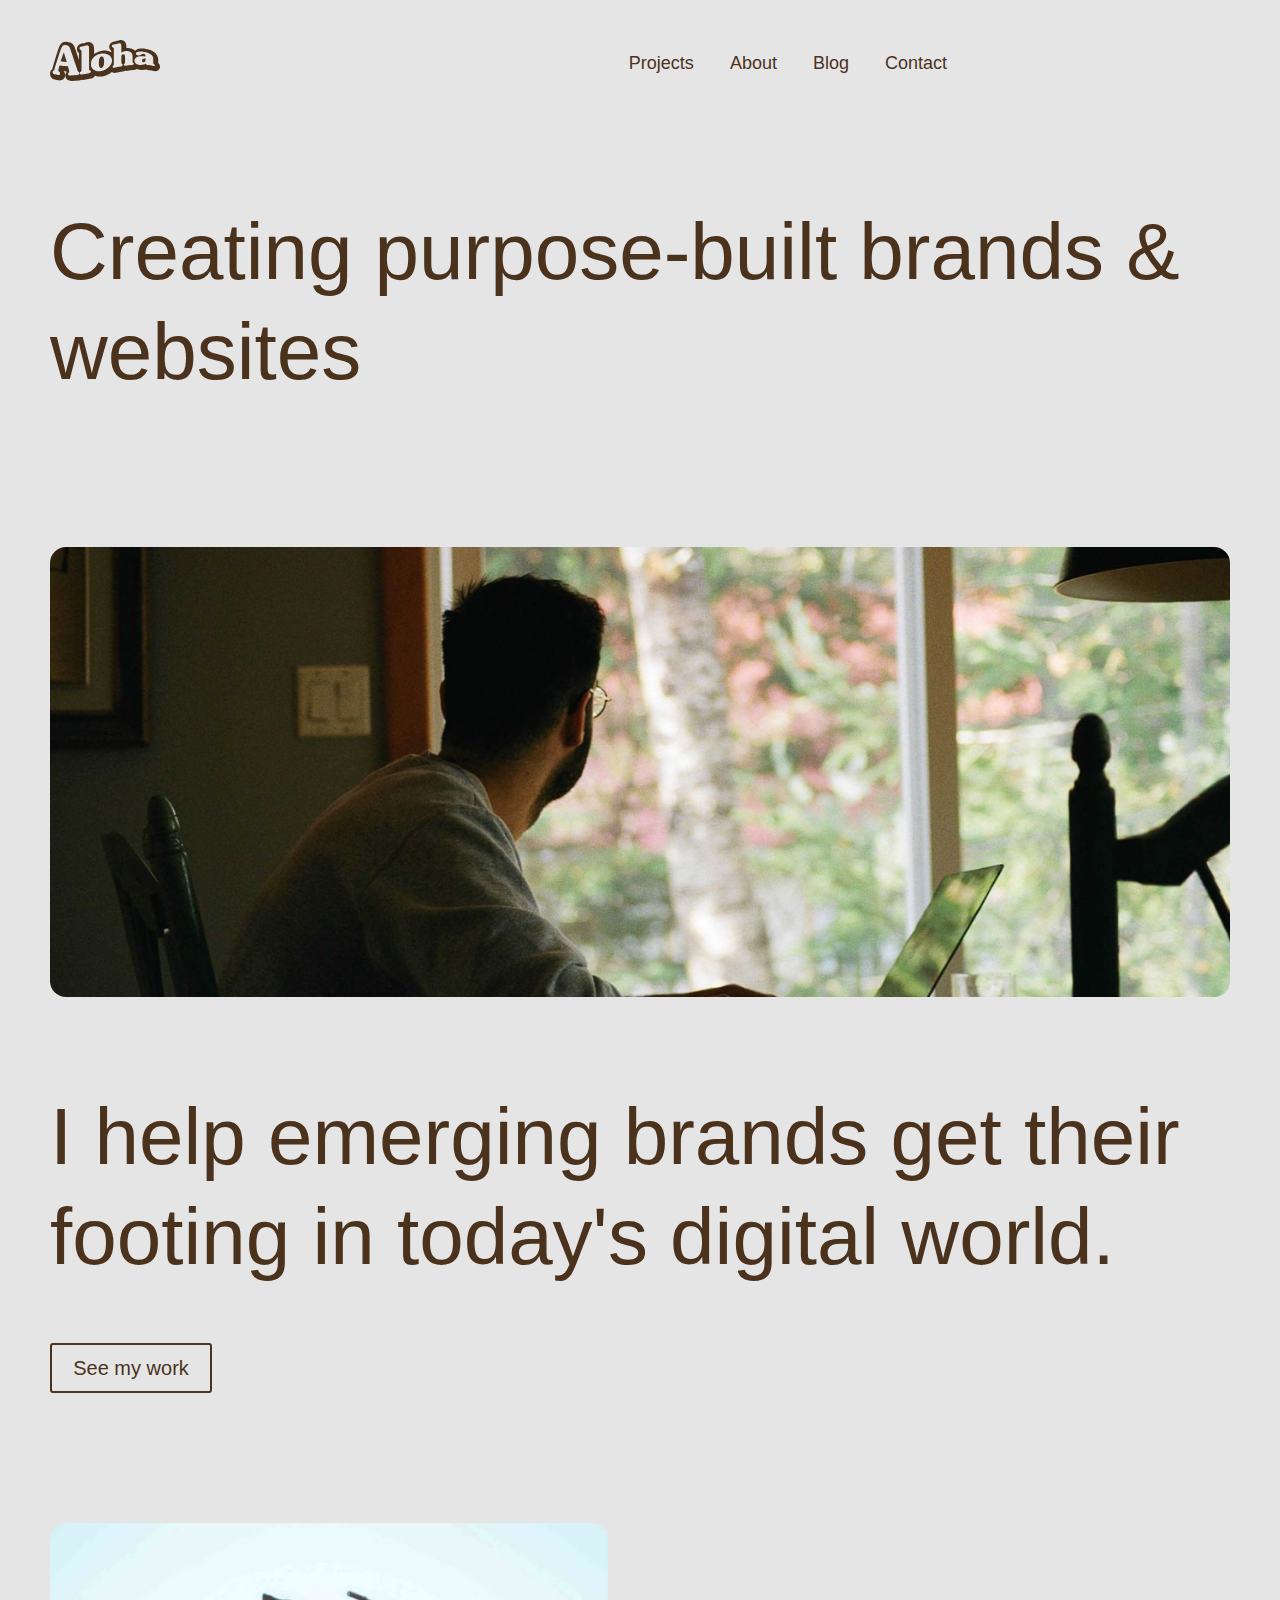
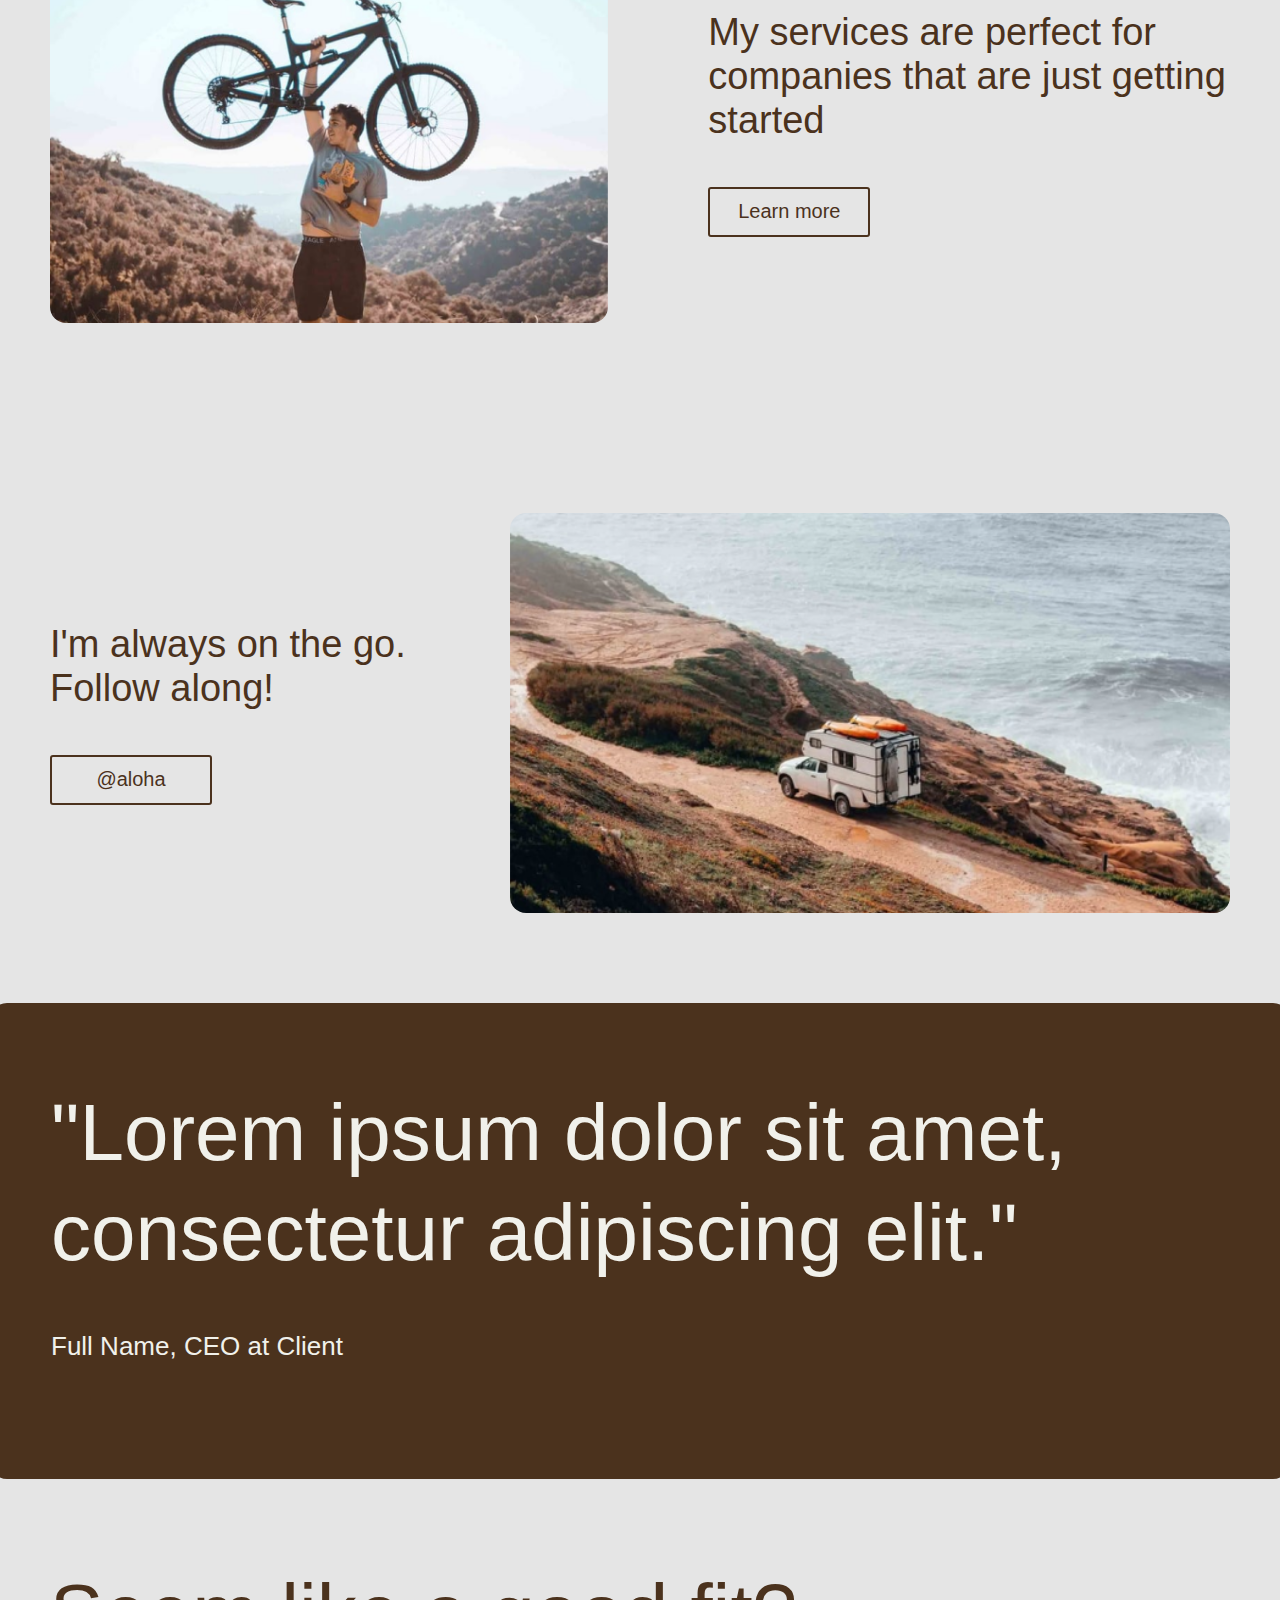
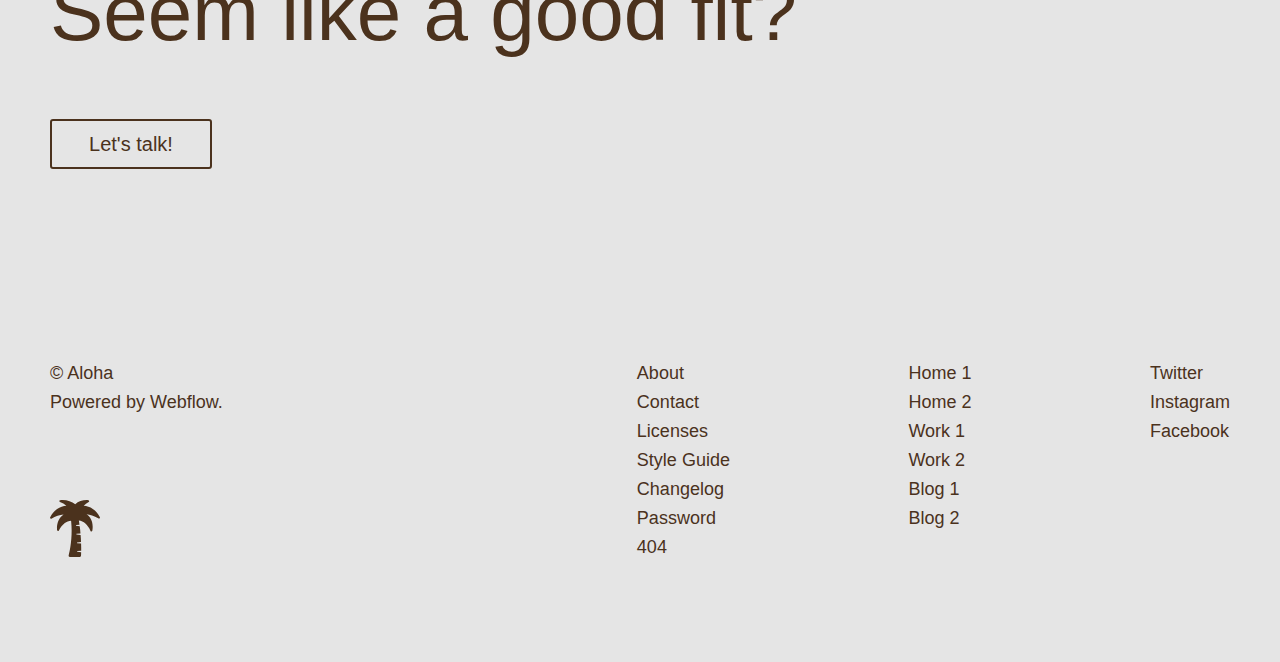
<file: Front-end/Layouts-for-beginners/Aloha/index.html>
<!DOCTYPE html>
<html lang="en">
<head>
   <link rel="stylesheet" href="css/style.css">
   <meta charset="UTF-8">
   <meta http-equiv="X-UA-Compatible" content="IE=edge">
   <meta name="viewport" content="width=device-width, initial-scale=1.0">
   <title>Aloha</title>
</head>
<body>
   <div class="wrapper">
      <div class="container">

         <div class="header">
            <div class="header__container">
               <div class="header__section">
                  <div class="header__logo">
                     <img src="img/logo.svg" alt="Logo">
                  </div>
               </div>
               <div class="header__section">
                  <div class="header__item">
                     <div class="header__text"><a href="#">Projects</a></div>
                     <div class="header__text"><a href="#">About</a></div>
                     <div class="header__text"><a href="#">Blog</a></div>
                     <div class="header__text"><a href="#">Contact</a></div>
                  </div>
               </div>
            </div>
         </div>

         <div class="content">

            <div class="about">
               <div class="about__container">
                  <div class="about__text title">Creating purpose-built brands & websites</div>
               </div>
            </div>

            <div class="man">
               <div class="man__container">
                  <div class="man__item">
                     <img src="img/big.png" alt="Man">
                  </div>
               </div>
            </div>

            <div class="help">
               <div class="help__container">
                  <div class="help__item">
                     <div class="help__text">
                        <div class="title">I help emerging brands get their footing in today's digital world.</div>
                     </div>
                     <div class="help__button button"><a href="#">See my work</a></div>
                  </div>
               </div>
            </div>

            <div class="services">
               <div class="container services__container">
                  <div class="services__row row">
                     <div class="services__img">
                        <img src="img/bike.png" alt="Bike">
                     </div>
                     <div class="services__item">
                        <div class="services__text text">My services are perfect for companies that are just getting started</div>
                        <div class="services__button button"><a href="#">Learn more</a></div>
                     </div>
                  </div>
               </div>
            </div>

            <div class="follow">
               <div class="follow__container">
                  <div class="follow__row row">
                     <div class="follow__item">
                        <div class="follow__text text">I'm always on the go. Follow along!</div>
                        <div class="follow__button button"><a href="#">@aloha</a></div>
                     </div>
                     <div class="follow__img">
                        <img src="img/car.png" alt="Car">
                     </div>
                  </div>
               </div>
            </div>

            <div class="sentence">
               <div class="sentence__container">
                  <div class="sentence__item">
                     <div class="sentence__text title">"Lorem ipsum dolor sit amet, consectetur adipiscing elit."</div>
                     <div class="sentence__name">Full Name, CEO at Client</div>
                  </div>
               </div>
            </div>

            <div class="form">
               <div class="form__container">
                  <div class="form__item">
                     <div class="form__text title">Seem like a good fit?</div>
                     <div class="button form__button"><a href="#">Let's talk!</a></div>
                  </div>
               </div>
            </div>
         </div>

         <div class="footer">
            <div class="footer__container">
               <div class="footer__row">
                  <div class="footer__section footer__section_1">
                     <div class="footer__item footer__item_1">
                        <div class="footer__text footer__text_1">© Aloha</div>
                        <div class="footer__text footer__text_2">Powered by Webflow.</div>
                        <div class="footer__logo">
                           <img src="img/palm.svg" alt="Palm">
                        </div>
                     </div>
                  </div>
                  <div class="footer__section footer__section_2">
                     <div class="footer__column footer__column_1">
                        <div class="footer__item">
                           <div class="footer__text"><a href="#">About</a></div>
                           <div class="footer__text"><a href="#">Contact</a></div>
                           <div class="footer__text"><a href="#">Licenses</a></div>
                           <div class="footer__text"><a href="#">Style Guide</a></div>
                           <div class="footer__text"><a href="#">Changelog</a></div>
                           <div class="footer__text"><a href="#">Password</a></div>
                           <div class="footer__text"><a href="#">404</a></div>
                        </div>
                     </div>
                     <div class="footer__column footer__column_2">
                        <div class="footer__item">
                           <div class="footer__text"><a href="#">Home 1</a></div>
                           <div class="footer__text"><a href="#">Home 2</a></div>
                           <div class="footer__text"><a href="#">Work 1</a></div>
                           <div class="footer__text"><a href="#">Work 2</a></div>
                           <div class="footer__text"><a href="#">Blog 1</a></div>
                           <div class="footer__text"><a href="#">Blog 2</a></div>
                        </div>
                     </div>
                     <div class="footer__column footer__column_3">
                        <div class="footer__item">
                           <div class="footer__text"><a href="#">Twitter</a></div>
                           <div class="footer__text"><a href="#">Instagram</a></div>
                           <div class="footer__text"><a href="#">Facebook</a></div>
                        </div>
                     </div>
                  </div>
               </div>
            </div>
         </div>

      </div>
   </div>
</body>
</html>
</file>
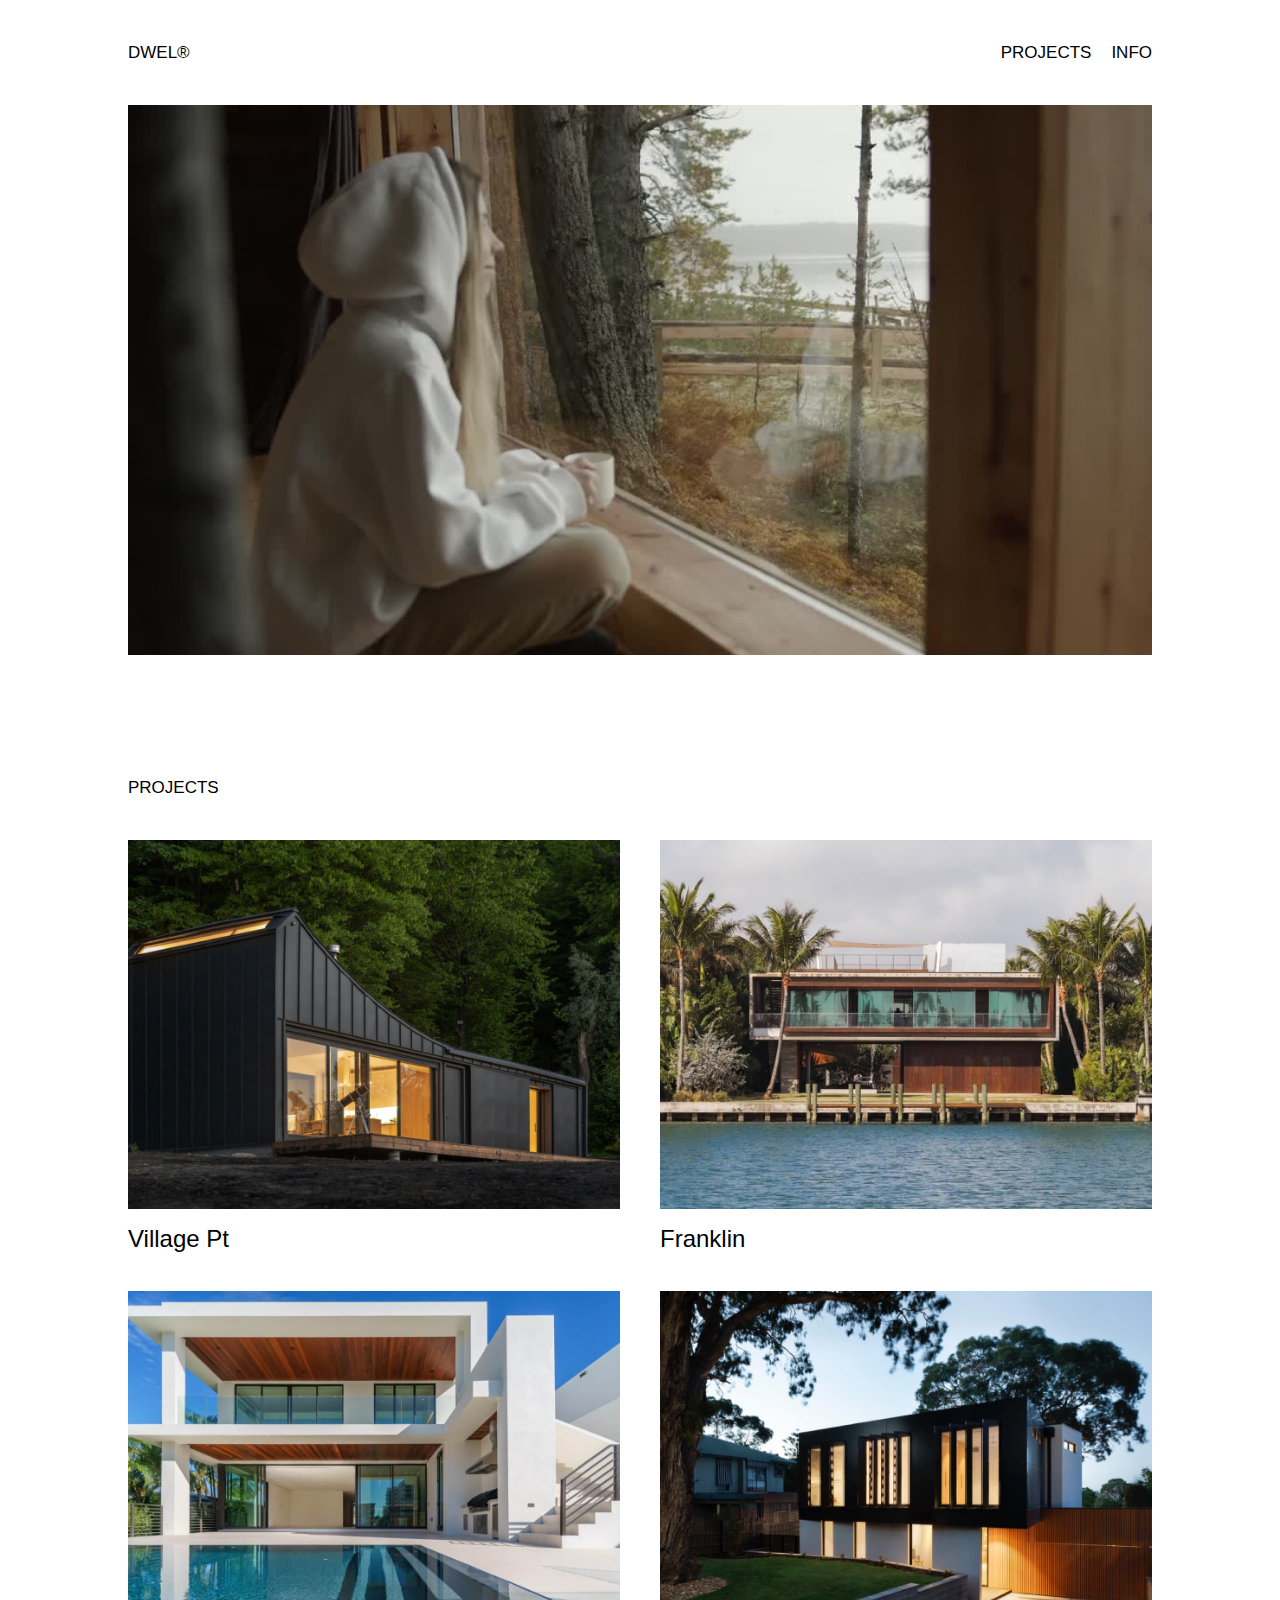
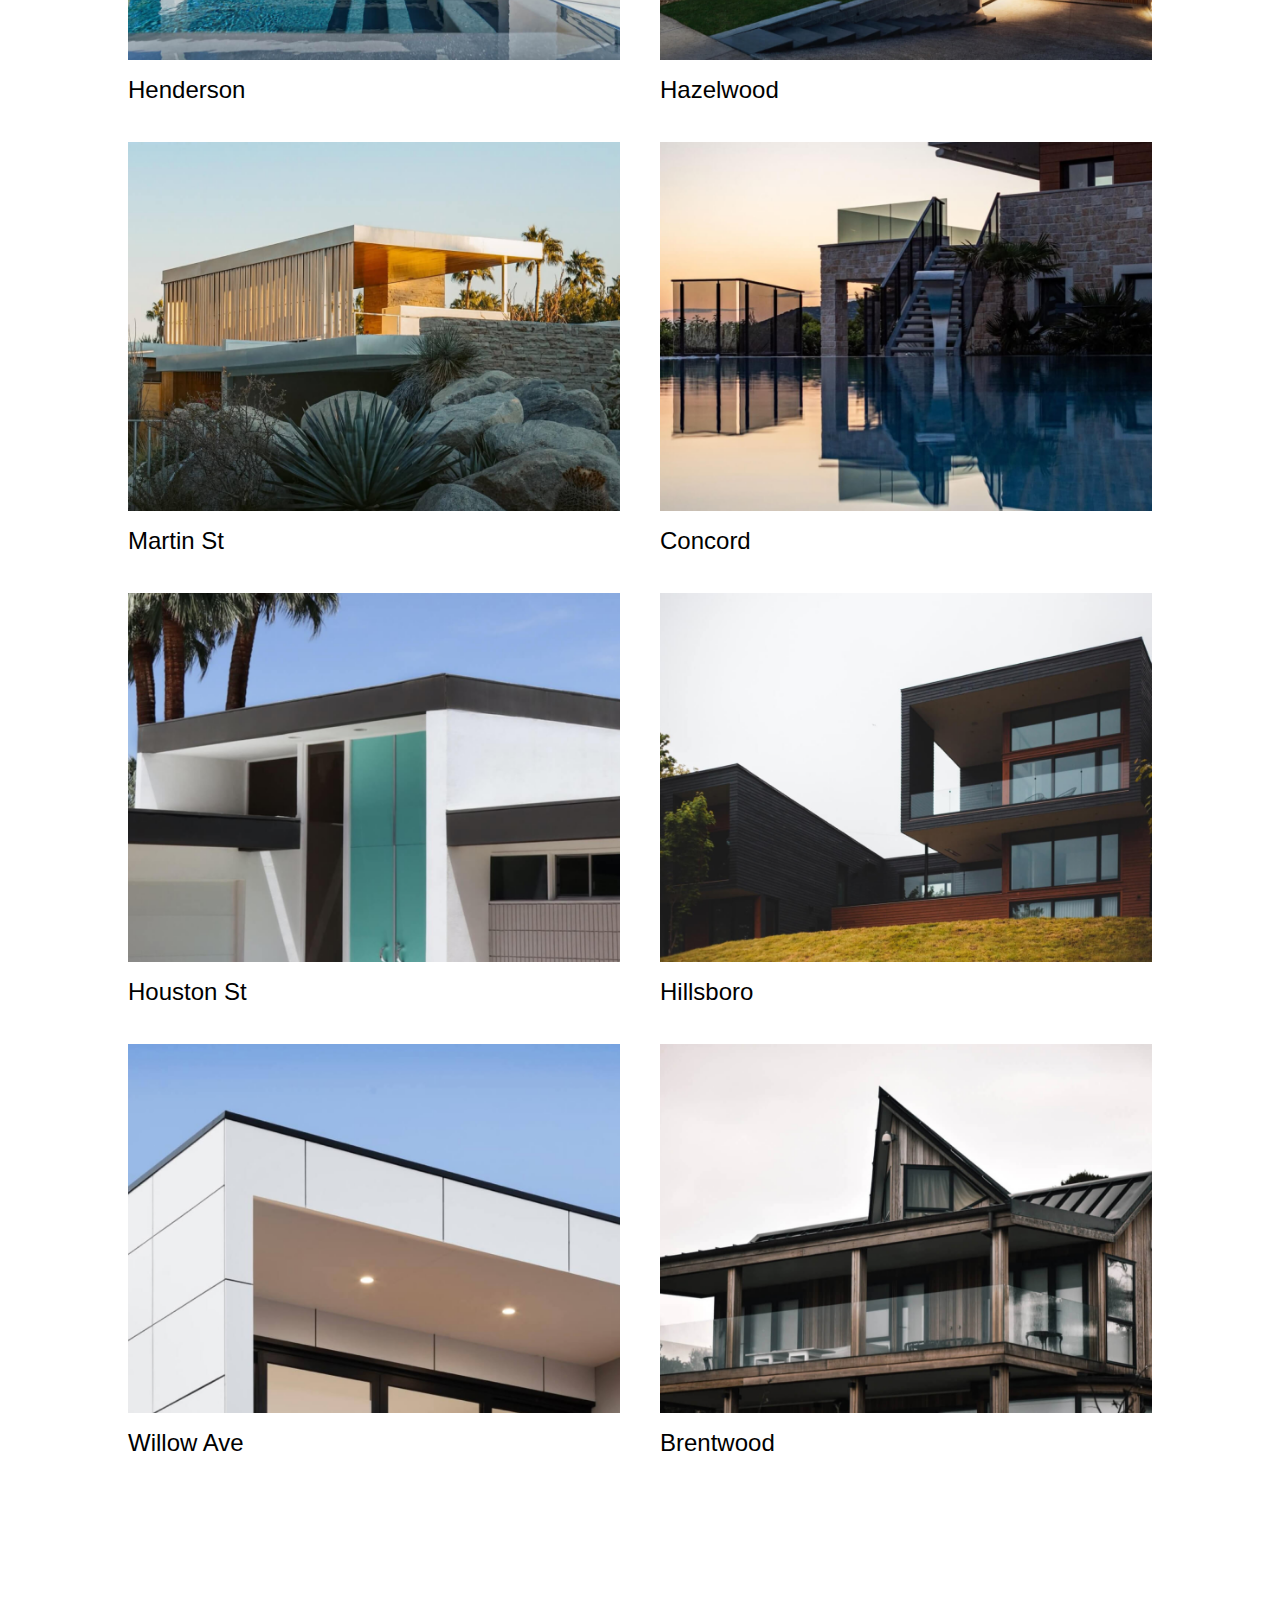
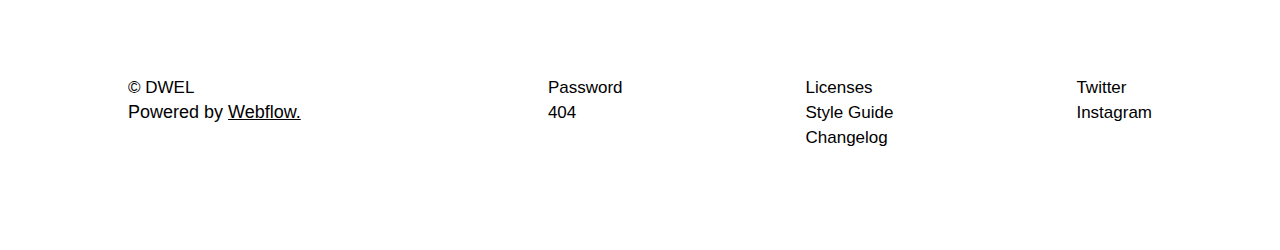
<file: Front-end/Layouts-for-beginners/Dwel/index.html>
<!DOCTYPE html>
<html lang="en">
<head>
   <link rel="stylesheet" href="css/style.css">
   <meta charset="UTF-8">
   <meta http-equiv="X-UA-Compatible" content="IE=edge">
   <meta name="viewport" content="width=device-width, initial-scale=1.0">
   <title>Dwel</title>
</head>
<body>
   <div class="wrapper">

      <header class="header">
         <div class="header__container">
            <section class="header__section">
               <div class="header__item">
                  <div class="header__logo">DWEL®</div>
               </div>
            </section>
            <section class="header__section">
               <div class="header__item">
                  <ul class="header__list">
                     <li><a href="#" class="header__link">Projects</a></li>
                     <li><a href="#" class="header__link">Info</a></li>
                  </ul>
               </div>   
            </section>
         </div>
      </header>

      <main class="main">
         <div class="main__container">
            <div class="main__video video">
               <div class="video__item">
                  <img src="img/big.png" alt="Video">
               </div>
            </div>
            <div class="main__projects projects">
               <div class="projects__container">
                  <div class="projects__row">
                     <div class="projects__title">Projects</div>
                     <div class="projects__items">
                        <div class="projects__item">
                           <div class="projects__item__photo">
                              <img src="img/01.png" alt="">
                           </div>
                           <div class="projects__item__text">Village Pt</div>
                        </div>
                        <div class="projects__item">
                           <div class="projects__item__photo">
                              <img src="img/02.png" alt="">
                           </div>
                           <div class="projects__item__text">Franklin</div>
                        </div>
                        <div class="projects__item">
                           <div class="projects__item__photo">
                              <img src="img/03.png" alt="">
                           </div>
                           <div class="projects__item__text">Henderson</div>
                        </div>
                        <div class="projects__item">
                           <div class="projects__item__photo">
                              <img src="img/04.png" alt="">
                           </div>
                           <div class="projects__item__text">Hazelwood</div>
                        </div>
                        <div class="projects__item">
                           <div class="projects__item__photo">
                              <img src="img/05.png" alt="">
                           </div>
                           <div class="projects__item__text">Martin St</div>
                        </div>
                        <div class="projects__item">
                           <div class="projects__item__photo">
                              <img src="img/06.png" alt="">
                           </div>
                           <div class="projects__item__text">Concord</div>
                        </div>
                        <div class="projects__item">
                           <div class="projects__item__photo">
                              <img src="img/07.png" alt="">
                           </div>
                           <div class="projects__item__text">Houston St</div>
                        </div>
                        <div class="projects__item">
                           <div class="projects__item__photo">
                              <img src="img/08.png" alt="">
                           </div>
                           <div class="projects__item__text">Hillsboro</div>
                        </div>
                        <div class="projects__item">
                           <div class="projects__item__photo">
                              <img src="img/09.png" alt="">
                           </div>
                           <div class="projects__item__text">Willow Ave</div>
                        </div>
                        <div class="projects__item">
                           <div class="projects__item__photo">
                              <img src="img/10.png" alt="">
                           </div>
                           <div class="projects__item__text">Brentwood</div>
                        </div>
                     </div>
                  </div>
               </div>
            </div>
         </div>
      </main>

      <footer class="footer">
         <div class="footer__container">
            <div class="footer__row">
               <section class="footer__section footer__copy">
                  <div class="footer__item copy__item">
                     <div class="footer__logo">© Dwel</div>
                     <div class="footer__copy__text">Powered by <span>Webflow.</span></div>
                  </div>
               </section>
               <section class="footer__section footer__paragraph">
                  <div class="footer__column footer__column_1">
                     <div class="footer__item paragraph__item">
                        <ul class="paragraph__item__list">
                           <li><a href="#" class="paragraph__item__link">Password</a></li>
                           <li><a href="#" class="paragraph__item__link">404</a></li>
                        </ul>
                     </div>
                  </div>
                  <div class="footer__column footer__column_2">
                     <div class="footer__item paragraph__item">
                        <ul class="paragraph__item__list">
                           <li><a href="#" class="paragraph__item__link">Licenses</a></li>
                           <li><a href="#" class="paragraph__item__link">Style Guide</a></li>
                           <li><a href="#" class="paragraph__item__link">Changelog</a></li>
                        </ul>
                     </div>
                  </div>
                  <div class="footer__column footer__column_3">
                     <div class="footer__item paragraph__item">
                        <ul class="paragraph__item__list">
                           <li><a href="#" class="paragraph__item__link">Twitter</a></li>
                           <li><a href="#" class="paragraph__item__link">Instagram</a></li>
                        </ul>
                     </div>
                  </div>
               </section>
            </div>
         </div>
      </footer>

   </div>
</body>
</html>
</file>
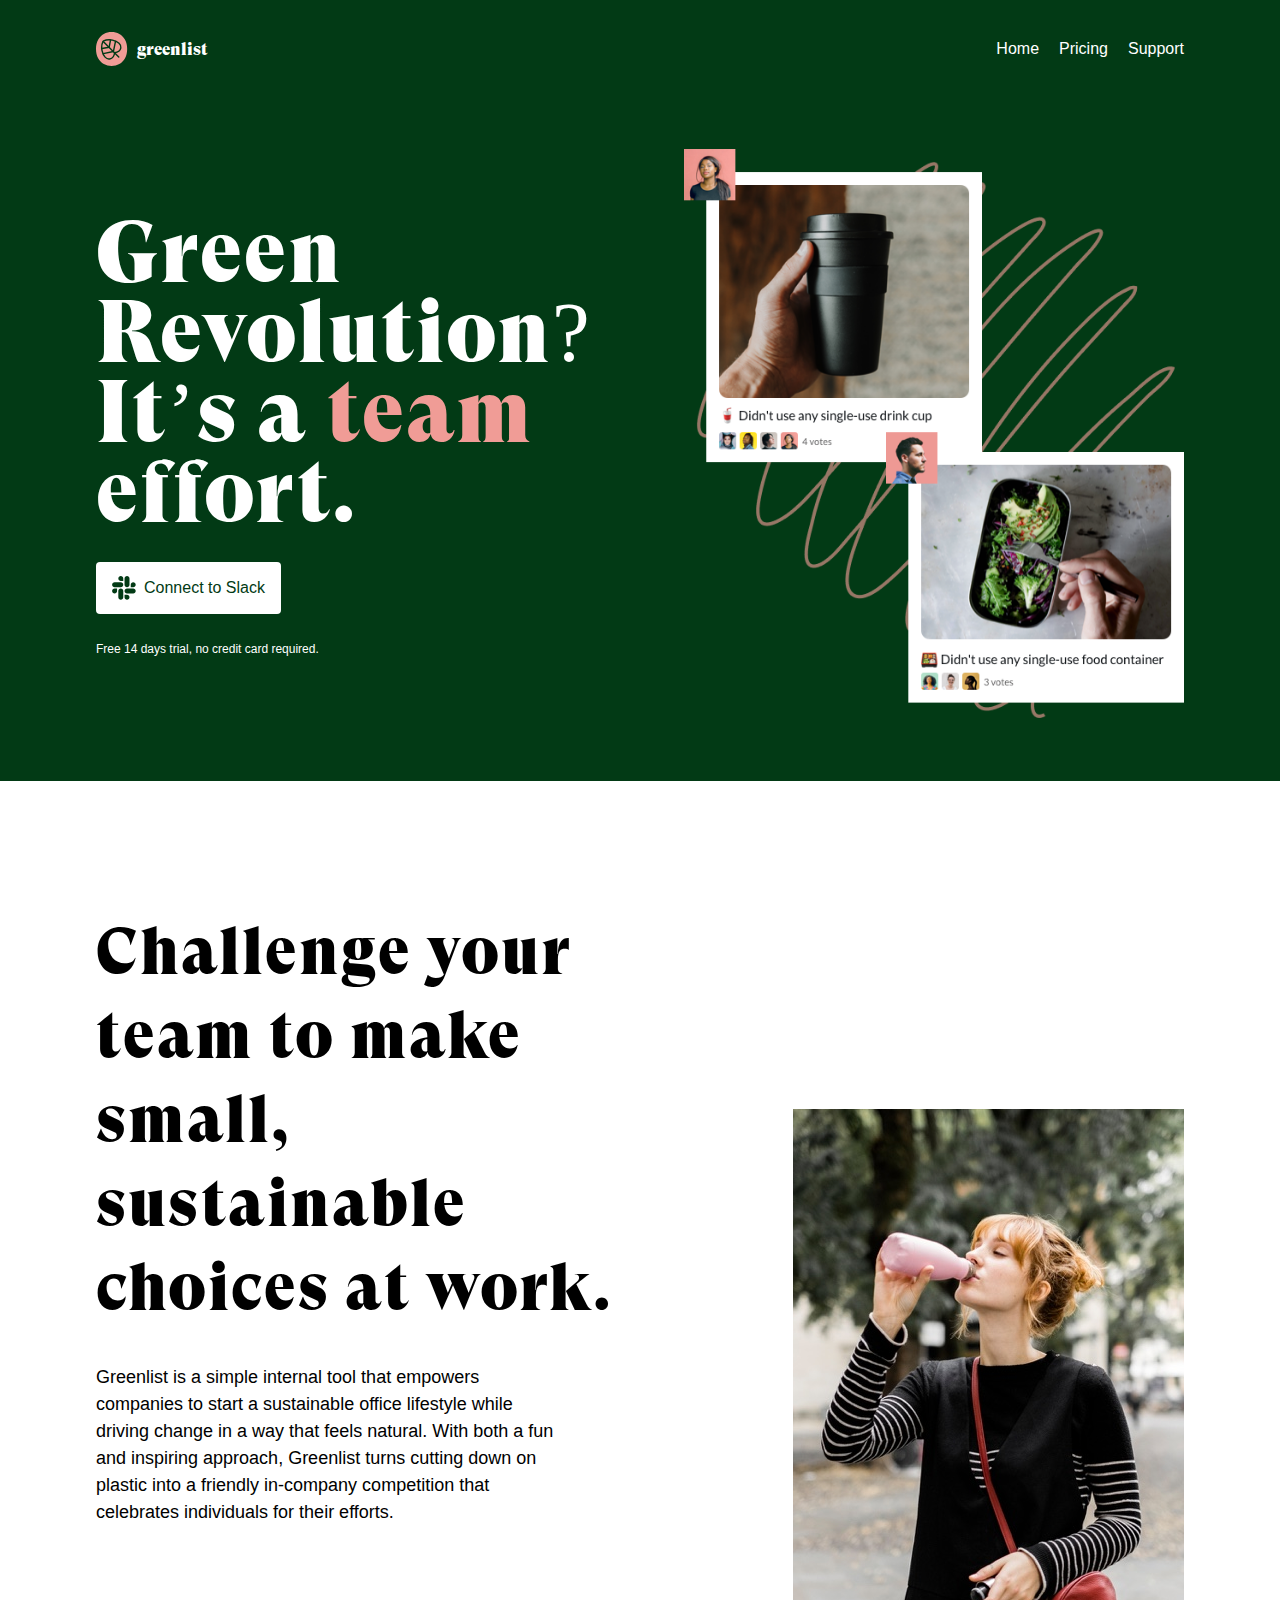
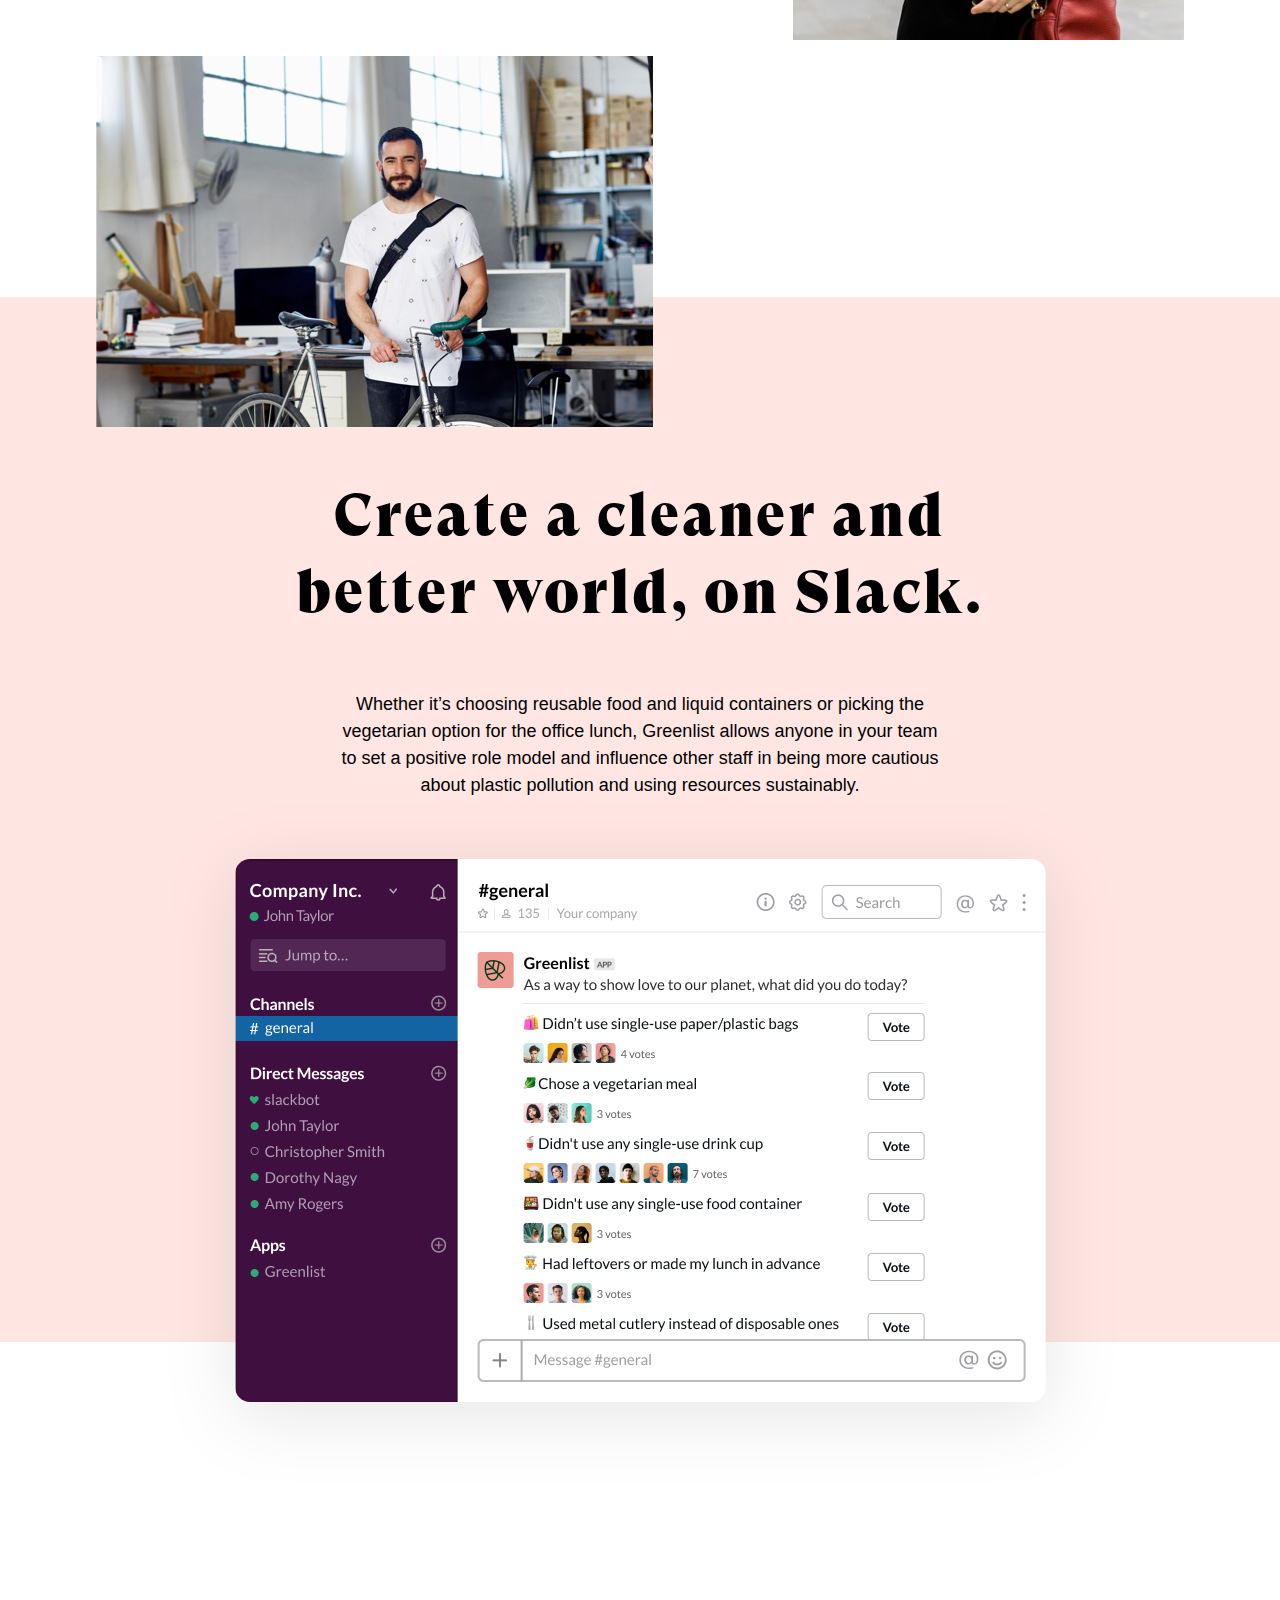
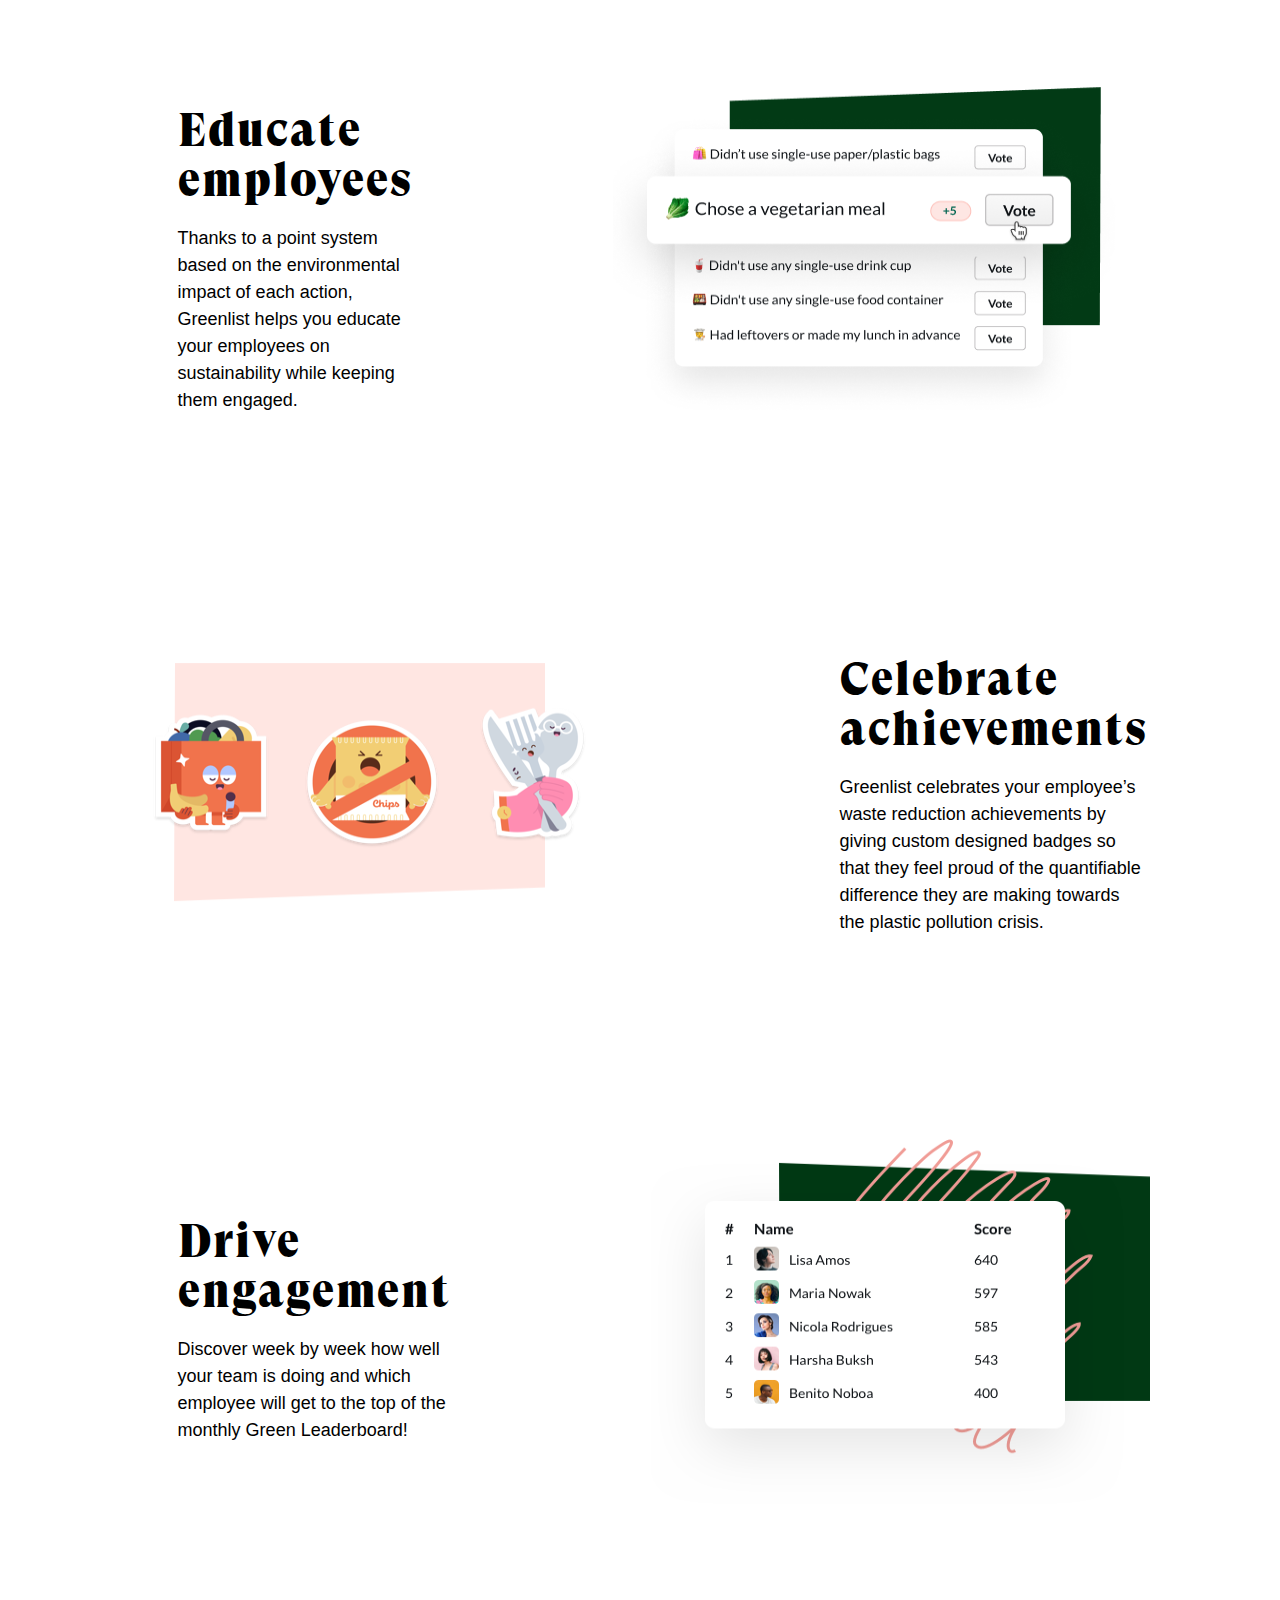
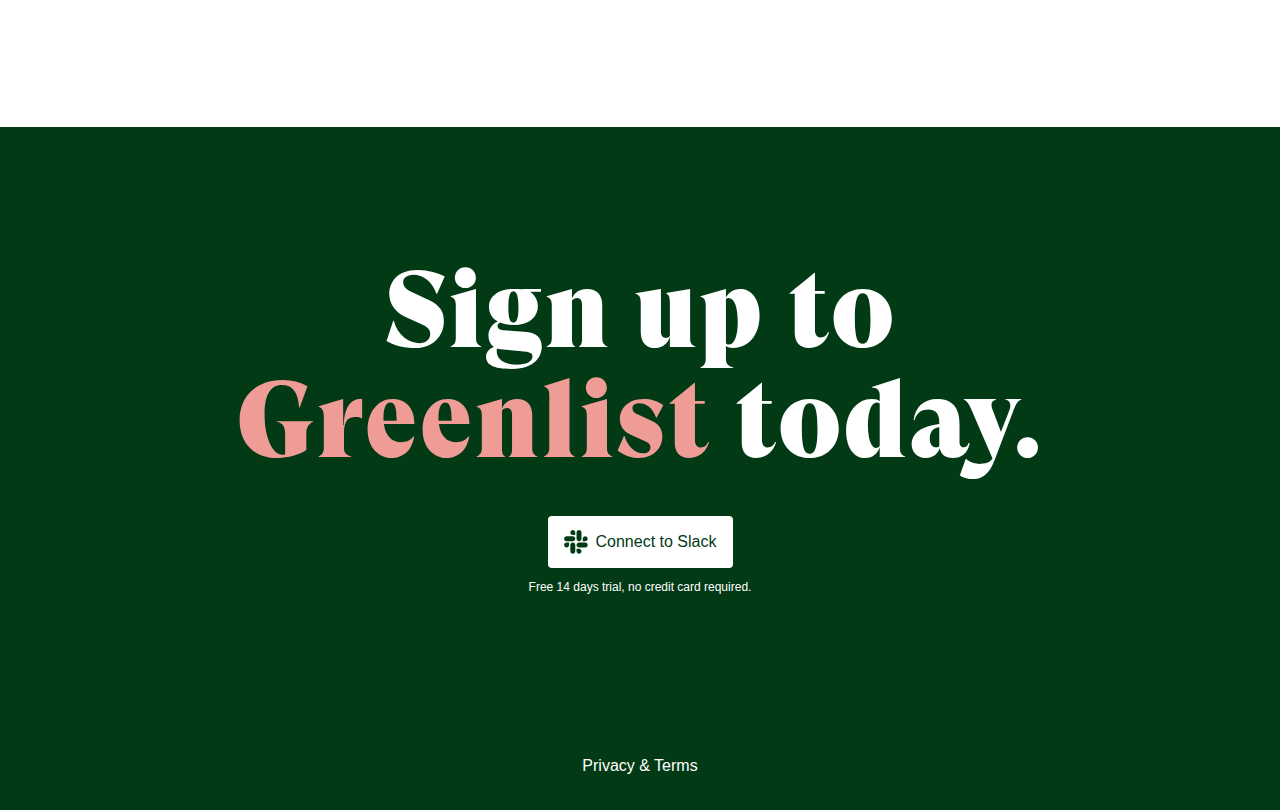
<file: Front-end/Layouts-for-beginners/GreenList/index.html>
<!DOCTYPE html>
<html lang="en">
<head>
   <link rel="stylesheet" href="css/style.css">
   <meta charset="UTF-8">
   <meta http-equiv="X-UA-Compatible" content="IE=edge">
   <meta name="viewport" content="width=device-width, initial-scale=1.0">
   <title>GreenList</title>
</head>
<body>
   <div class="wrapper">

      <header class="header">
         <div class="header__container container">
            <div class="header__row">
               <section class="header__section header__section__logo">
                  <div class="header__logo">
                     <img src="img/icons/logo.svg" alt="logo">
                  </div>
                  <div class="header__name">greenlist</div>
               </section>
               <section class="header__section header__section__text">
                  <div class="header__item">
                     <ul class="header__list">
                        <li><a href="#" class="header__link">Home</a></li>
                        <li><a href="#" class="header__link">Pricing</a></li>
                        <li><a href="#" class="header__link">Support</a></li>
                     </ul>
                  </div>
               </section>
            </div>
         </div>
      </header>

      <main class="main">
         <div class="main__container">
            <div class="main__screen screen">
               <div class="screen__container container">
                  <div class="screen__row">
                     <div class="screen__title">
                        <div class="screen__title__container">
                           <div class="screen__title__item">
                              <div class="screen__title__text title">Green Revolution? It’s a <span>team</span> effort.</div>
                              <div class="screen__title__button button">
                                 <div class="button__item">
                                    <a href="#" class="button__text">Connect to Slack</a>
                                 </div>
                              </div>
                              <div class="screen__title__discount">Free 14 days trial, no credit card required.</div>
                           </div>
                        </div>
                     </div>
                     <div class="screen__image">
                        <img src="img/first.png" alt="Photos">
                     </div>
                  </div>
               </div>
            </div>
            <div class="main__challenge challenge">
               <div class="challenge__container container">
                  <div class="challenge__row">
                     <section class="challenge__text">
                        <div class="challenge__text__container">
                           <div class="challenge__text__item">
                              <div class="challenge__text__title title">Challenge your team to make small, sustainable choices at work.</div>
                              <div class="challenge__text__txt">Greenlist is a simple internal tool that empowers companies to start a sustainable office lifestyle while driving change in a way that feels natural. With both a fun and inspiring approach, Greenlist turns cutting down on plastic into a friendly in-company competition that celebrates individuals for their efforts.</div>
                              <div class="challenge__text__img">
                                 <img src="img/man.svg" alt="Man">
                              </div>
                           </div>
                        </div>
                     </section>
                     <section class="challenge__image">
                        <img src="img/girl.svg" alt="Girl">
                     </section>
                  </div>
               </div>
            </div>
            <div class="main__slack slack">
               <div class="slack__container container">
                  <div class="slack__row">
                     <div class="slack__item">
                        <div class="slack__title title">Create a cleaner and better world, on Slack.</div>
                        <div class="slack__text">Whether it’s choosing reusable food and liquid containers or picking the vegetarian option for the office lunch, Greenlist allows anyone in your team to set a positive role model and influence other staff in being more cautious about plastic pollution and using resources sustainably.</div>
                     </div>
                     <div class="slack__image">
                        <img src="img/Screenshot.svg" alt="General">
                     </div>
                  </div>
               </div>
            </div>
            <div class="main__card card">
               <div class="card__container container">
                  <div class="card__educate educate">
                     <div class="educate__container container">
                        <div class="educate__row">
                           <section class="educate__txt">
                              <div class="educate__txt__item">
                                 <div class="educate__txt__title card__title">Educate employees</div>
                                 <div class="educate__txt__text card__text">Thanks to a point system based on the environmental impact of each action, Greenlist helps you educate your employees on sustainability while keeping them engaged.</div>
                              </div>
                           </section>
                           <section class="educate__image card__img">
                              <img src="img/vote.svg" alt="Vote">
                           </section>
                        </div>
                     </div>
                  </div>
                  <div class="card__celebrate celebrate">
                     <div class="celebrate__container container">
                        <div class="celebrate__row">
                           <section class="celebrate__image card__img">
                              <img src="img/stickers.svg" alt="stickers">
                           </section>
                           <section class="celebrate__txt">
                              <div class="celebrate__txt__item">
                                 <div class="celebrate__txt__title card__title">Celebrate achievements</div>
                                 <div class="celebrate__txt__text card__text">Greenlist celebrates your employee’s waste reduction achievements by giving custom designed badges so that they feel proud of the quantifiable difference they are making towards the plastic pollution crisis.</div>
                              </div>
                           </section>
                        </div>
                     </div>
                  </div>
                  <div class="card__drive drive">
                     <div class="drive__container container">
                        <div class="drive__row">
                           <section class="drive__txt">
                              <div class="drive__txt__item">
                                 <div class="drive__txt__title card__title">Drive engagement</div>
                                 <div class="drive__txt__text card__text">Discover week by week how well your team is doing and which employee will get to the top of the monthly Green Leaderboard!</div>
                              </div>
                           </section>
                           <section class="drive__image card__img">
                              <img src="img/score.svg" alt="Score">
                           </section>
                        </div>
                     </div>
                  </div>
               </div>
            </div>
            <div class="main__sign sign">
               <div class="sign__container container">
                  <div class="sign__item">
                     <div class="sign__title title">Sign up to <span>Greenlist</span> today.</div>
                     <div class="sign__button button">
                        <div class="button__item">
                           <a href="#" class="button__text">Connect to Slack</a>
                        </div>
                     </div>
                     <div class="sign__text">Free 14 days trial, no credit card required.</div>
                  </div>
               </div>
            </div>
         </div>
      </main>

      <footer class="footer">
         <div class="footer__container container">
            <div class="footer__row">
               <div class="footer__text">Privacy & Terms</div>
            </div>
         </div>
      </footer>

   </div>
</body>
</html>
</file>
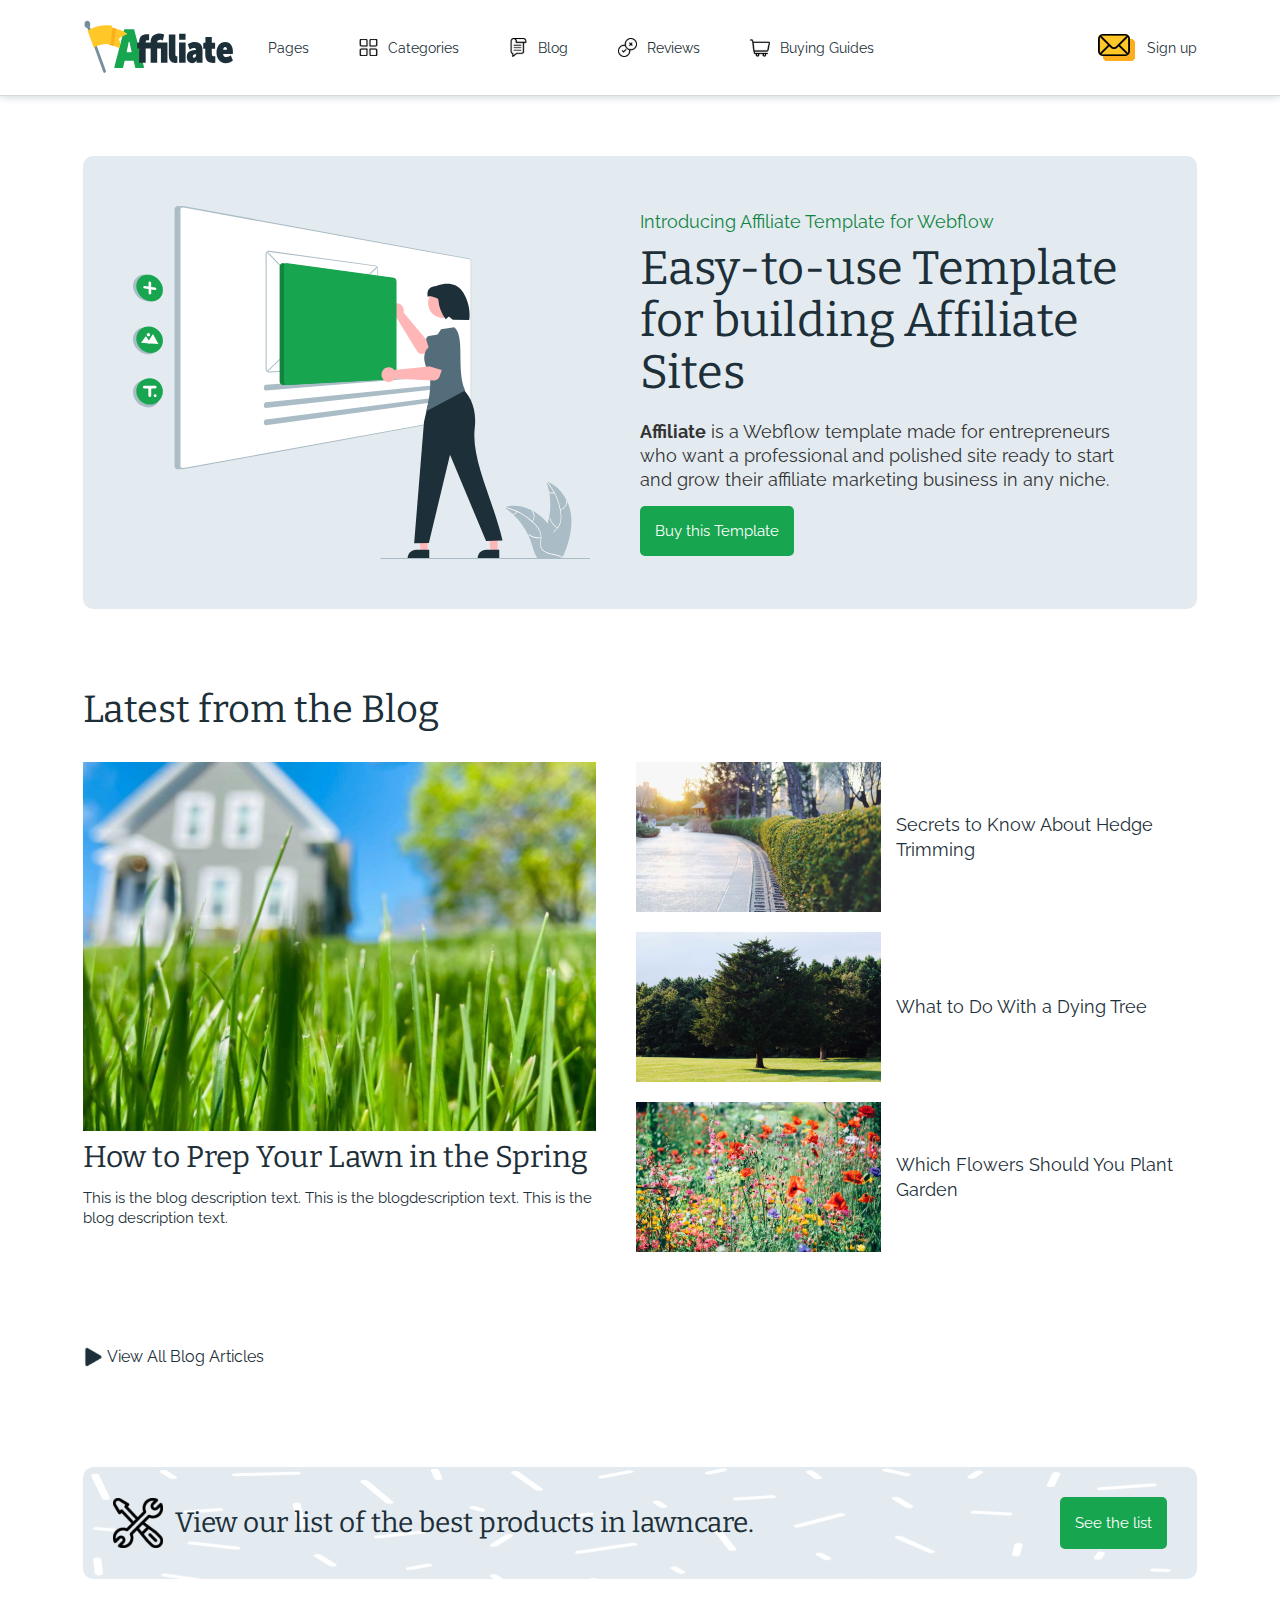
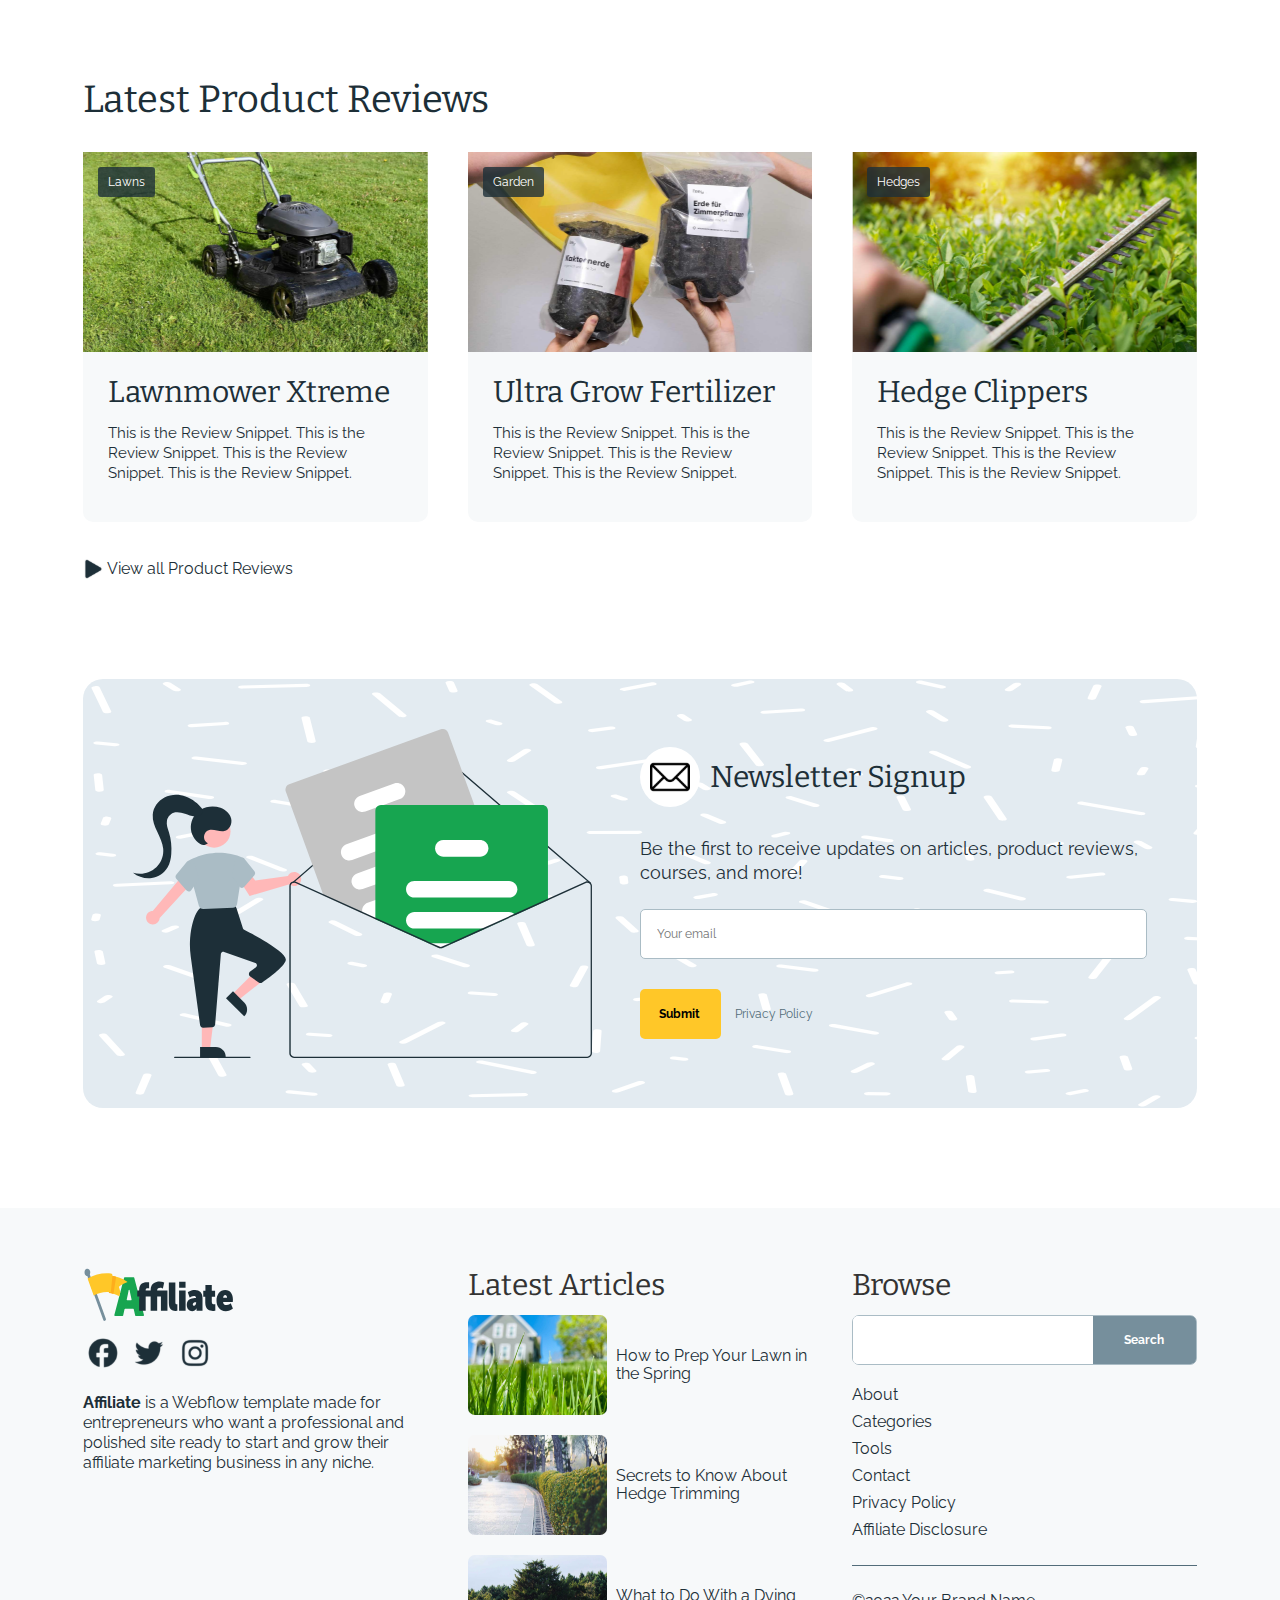
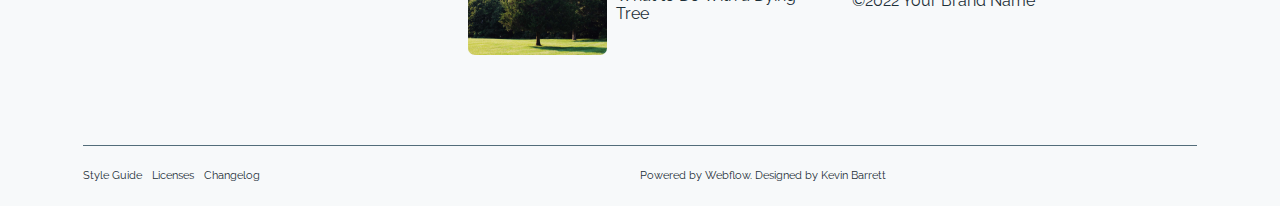
<file: Front-end/Layouts-for-Junior/Affiliate/index.html>
<!DOCTYPE html>
<html lang="en">
<head>
	<link rel="stylesheet" href="css/style.css">
	<link href="https://fonts.googleapis.com/css2?family=Raleway:wght@400;700&display=swap" rel="stylesheet">
	<link href="https://fonts.googleapis.com/css2?family=Bitter&display=swap" rel="stylesheet">
	<meta charset="UTF-8">
	<meta http-equiv="X-UA-Compatible" content="IE=edge">
	<meta name="viewport" content="width=device-width, initial-scale=1.0">
	<title>Affiliate</title>
</head>
<body>
	<div class="wrapper">

		<header class="header">
			<div class="header__container container">
				<div class="header__row">
					<section class="header__section">
						<div class="header__logo">
							<img src="img/logo-affiliate.svg" alt="">
						</div>
						<div class="header__items">
							<div class="header__item"><a href="#">Pages</a></div>
							<div class="header__item">
								<img src="img/logos/Categories.svg" alt=""><a href="#">Categories</a>
							</div>
							<div class="header__item">
								<img src="img/logos/Blog.svg" alt=""><a href="#">Blog</a>
							</div>
							<div class="header__item">
								<img src="img/logos/Reviews.svg" alt=""><a href="#">Reviews</a>
							</div>
							<div class="header__item">
								<img src="img/logos/Buying-Guides.svg" alt=""><a href="#">Buying Guides</a>
							</div>
						</div>
					</section>
					<section class="header__section">
						<div class="header__sign">
							<img src="img/logos/Sign-up.svg" alt=""><a href="#" target="_blank">Sign up</a>
						</div>
					</section>
				</div>
			</div>
		</header>

		<main class="main">
			<div class="main__container container">

				<div class="template">
					<div class="template__container">
						<div class="template__row">
							<section class="template__section">
								<div class="template__img">
									<img src="img/template.svg" alt="">
								</div>
							</section>
							<section class="template__section">
								<div class="template__item">
									<div class="template__subtitle">Introducing Affiliate Template for Webflow</div>
									<div class="template__title title">Easy-to-use Template for building Affiliate Sites</div>
									<div class="template__text">
										<span>Affiliate</span> is a Webflow template made for entrepreneurs who want a professional and polished site ready to start and grow their affiliate marketing business in any niche.
									</div>
									<div class="template__button">
										<a href="#">Buy this Template</a>
									</div>
								</div>
							</section>
						</div>
					</div>
				</div>
				<div class="blog">
					<div class="blog__container">
						<div class="blog__title title">Latest from the Blog</div>
						<div class="blog__row">
							<section class="blog__section">
								<div class="blog__img__item">
									<a href="#" target="_blank">
										<div class="blog__img__img">
											<img src="img/blog-big.png" alt="">
										</div>
										<div class="blog__img__txt">
											<div class="blog__img__title title">How to Prep Your Lawn in the Spring</div>
											<div class="blog__img__text">
												This is the blog description text. This is the blogdescription text. This is the blog description text.
											</div>
										</div>
									</a>
								</div>
							</section>
							<section class="blog__section">
								<div class="blog__cards">
									<div class="blog__card">
										<a href="#" target="_blank">
											<div class="blog__img">
												<img src="img/blog01.png" alt="">
											</div>
											<div class="blog__text">Secrets to Know About Hedge Trimming</div>
										</a>
									</div>
									<div class="blog__card">
										<a href="#" target="_blank">
											<div class="blog__img">
												<img src="img/blog02.png" alt="">
											</div>
											<div class="blog__text">What to Do With a Dying Tree</div>
										</a>
									</div>
									<div class="blog__card">
										<a href="#" target="_blank">
											<div class="blog__img">
												<img src="img/blog03.png" alt="">
											</div>
											<div class="blog__text">Which Flowers Should You Plant Garden</div>
										</a>
									</div>
								</div>
							</section>
						</div>
						<div class="blog__player">
							<a href="#" target="_blank"><img src="img/logos/player.svg" alt="">View All Blog Articles</a>
						</div>
					</div>
				</div>
				<div class="list">
					<div class="list__container">
						<div class="list__row">
							<section class="list__section">
								<div class="list__item">
									<div class="list__img">
										<img src="img/logos/list.svg" alt="">
									</div>
									<div class="list__text title">View our list of the best products in lawncare.</div>
								</div>
							</section>
							<section class="list__section">
								<div class="list__button"><a href="#">See the list</a></div>
							</section>
						</div>
					</div>
				</div>
				<div class="reviews">
					<div class="reviews__container">
						<div class="reviews__title title">Latest Product Reviews</div>
						<div class="reviews__cards">
							<div class="reviews__card">
								<div class="reviews__item">
									<div class="reviews__image">
										<a class="reviews__img" href="#"><img src="img/reviews01.png" alt=""></a>
									</div>
									<div class="reviews__button"><a href="#">Lawns</a></div>
									<div class="reviews__txt">
										<a href="#">
											<div class="reviews__card__title title">Lawnmower Xtreme</div>
											<div class="reviews__text">This is the Review Snippet. This is the Review Snippet. This is the Review Snippet. This is the Review Snippet.</div>
										</a>
									</div>
								</div>
							</div>
							<div class="reviews__card">
								<div class="reviews__item">
									<div class="reviews__image">
										<a class="reviews__img" href="#"><img src="img/reviews02.png" alt=""></a>
									</div>
									<div class="reviews__button"><a href="#">Garden</a></div>
									<div class="reviews__txt">
										<a href="#">
											<div class="reviews__card__title title">Ultra Grow Fertilizer</div>
											<div class="reviews__text">This is the Review Snippet. This is the Review Snippet. This is the Review Snippet. This is the Review Snippet.</div>
										</a>
									</div>
								</div>
							</div>
							<div class="reviews__card">
								<div class="reviews__item">
									<div class="reviews__image">
										<a class="reviews__img" href="#"><img src="img/reviews03.png" alt=""></a>
									</div>
									<div class="reviews__button"><a href="#">Hedges</a></div>
									<div class="reviews__txt">
										<a href="#">
											<div class="reviews__card__title title">Hedge Clippers</div>
											<div class="reviews__text">This is the Review Snippet. This is the Review Snippet. This is the Review Snippet. This is the Review Snippet.</div>
										</a>
									</div>
								</div>
							</div>
						</div>
						<div class="reviews__player">
							<a href="#" target="_blank"><img src="img/logos/player.svg" alt="">View all Product Reviews</a>
						</div>
					</div>
				</div>
				<div class="news">
					<div class="news__container">
						<div class="news__row">
							<section class="news__section">
								<div class="news__img">
									<img src="img/newsletter.svg" alt="">
								</div>
							</section>
							<section class="news__section">
								<div class="news__item">
									<div class="news__txt">
										<div class="news__logo">
											<img src="img/logos/newsletter.svg" alt="">
										</div>
										<div class="news__title title">Newsletter Signup</div>
									</div>
									<div class="news__text">Be the first to receive updates on articles, product reviews, courses, and more!</div>
									<form id="input">
										<div class="news__input">
											<input type="email" name="email" placeholder="Your email">
										</div>
									</form>
									<button class="news__button" type="submit" form="input" name="submit">Submit</button>
									<div class="news__privacy"><a href="#">Privacy Policy</a></div>
								</div>
							</section>
						</div>
					</div>
				</div>

			</div>
		</main>

		<footer class="footer">
			<div class="footer__container container">
				<div class="footer__row">
					<section class="footer__section">
						<div class="footer__logos">
							<div class="footer__logo">
								<img src="img/logo-affiliate.svg" alt="">
							</div>
							<div class="footer__socials">
								<div class="footer__social">
									<a href="#"><img src="img/logos/facebook.svg" alt=""></a>
								</div>
								<div class="footer__social">
									<a href="#"><img src="img/logos/twitter.svg" alt=""></a>
								</div>
								<div class="footer__social">
									<a href="#"><img src="img/logos/insta.svg" alt=""></a>
								</div>
							</div>
							<div class="footer__text"><span>Affiliate</span> is a Webflow template made for entrepreneurs who want a professional and polished site ready to start and grow their affiliate marketing business in any niche.</div>
						</div>
					</section>
					<section class="footer__section">
						<div class="footer__articles">
							<div class="footer__title title">Latest Articles</div>
							<div class="footer__cards">
								<div class="footer__card">
									<a href="#" target="_blank">
										<div class="footer__img">
											<img src="img/blog-big.png" alt="">
										</div>
										<div class="footer__articles__text">How to Prep Your Lawn in the Spring</div>
									</a>
								</div>
								<div class="footer__card">
									<a href="#" target="_blank">
										<div class="footer__img">
											<img src="img/blog01.png" alt="">
										</div>
										<div class="footer__articles__text">Secrets to Know About Hedge Trimming</div>
									</a>
								</div>
								<div class="footer__card">
									<a href="#" target="_blank">
										<div class="footer__img">
											<img src="img/blog02.png" alt="">
										</div>
										<div class="footer__articles__text">What to Do With a Dying Tree</div>
									</a>
								</div>
							</div>
						</div>
					</section>
					<section class="footer__section">
						<div class="footer__browse">
							<div class="footer__title title">Browse</div>
							<form>
                        <div class="footer__input">
                           <input type="text" name="search">
                           <input type="submit" name="submit" value="Search">
                       </div>
                     </form>
							<ul class="footer__list">
								<li><a class="footer__link" href="#">About</a></li>
								<li><a class="footer__link" href="#">Categories</a></li>
								<li><a class="footer__link" href="#">Tools</a></li>
								<li><a class="footer__link" href="#">Contact</a></li>
								<li><a class="footer__link" href="#">Privacy Policy</a></li>
								<li><a class="footer__link" href="#">Affiliate Disclosure</a></li>
							</ul>
							<div class="footer__brand">©2022 Your Brand Name</div>
						</div>
					</section>
				</div>
				<div class="footer__copies">
					<div class="footer__row_2">
						<section class="footer__copy__section">
							<ul class="footer__copy__list">
								<li><a class="footer__copy__link" href="#">Style Guide</a></li>
								<li><a class="footer__copy__link" href="#">Licenses</a></li>
								<li><a class="footer__copy__link" href="#">Changelog</a></li>
							</ul>
						</section>
						<section class="footer__copy__section">
							<div class="footer__copy__text">Powered by Webflow. Designed by Kevin Barrett</div>
						</section>
					</div>
				</div>
			</div>
		</footer>

	</div>
</body>
</html>
</file>
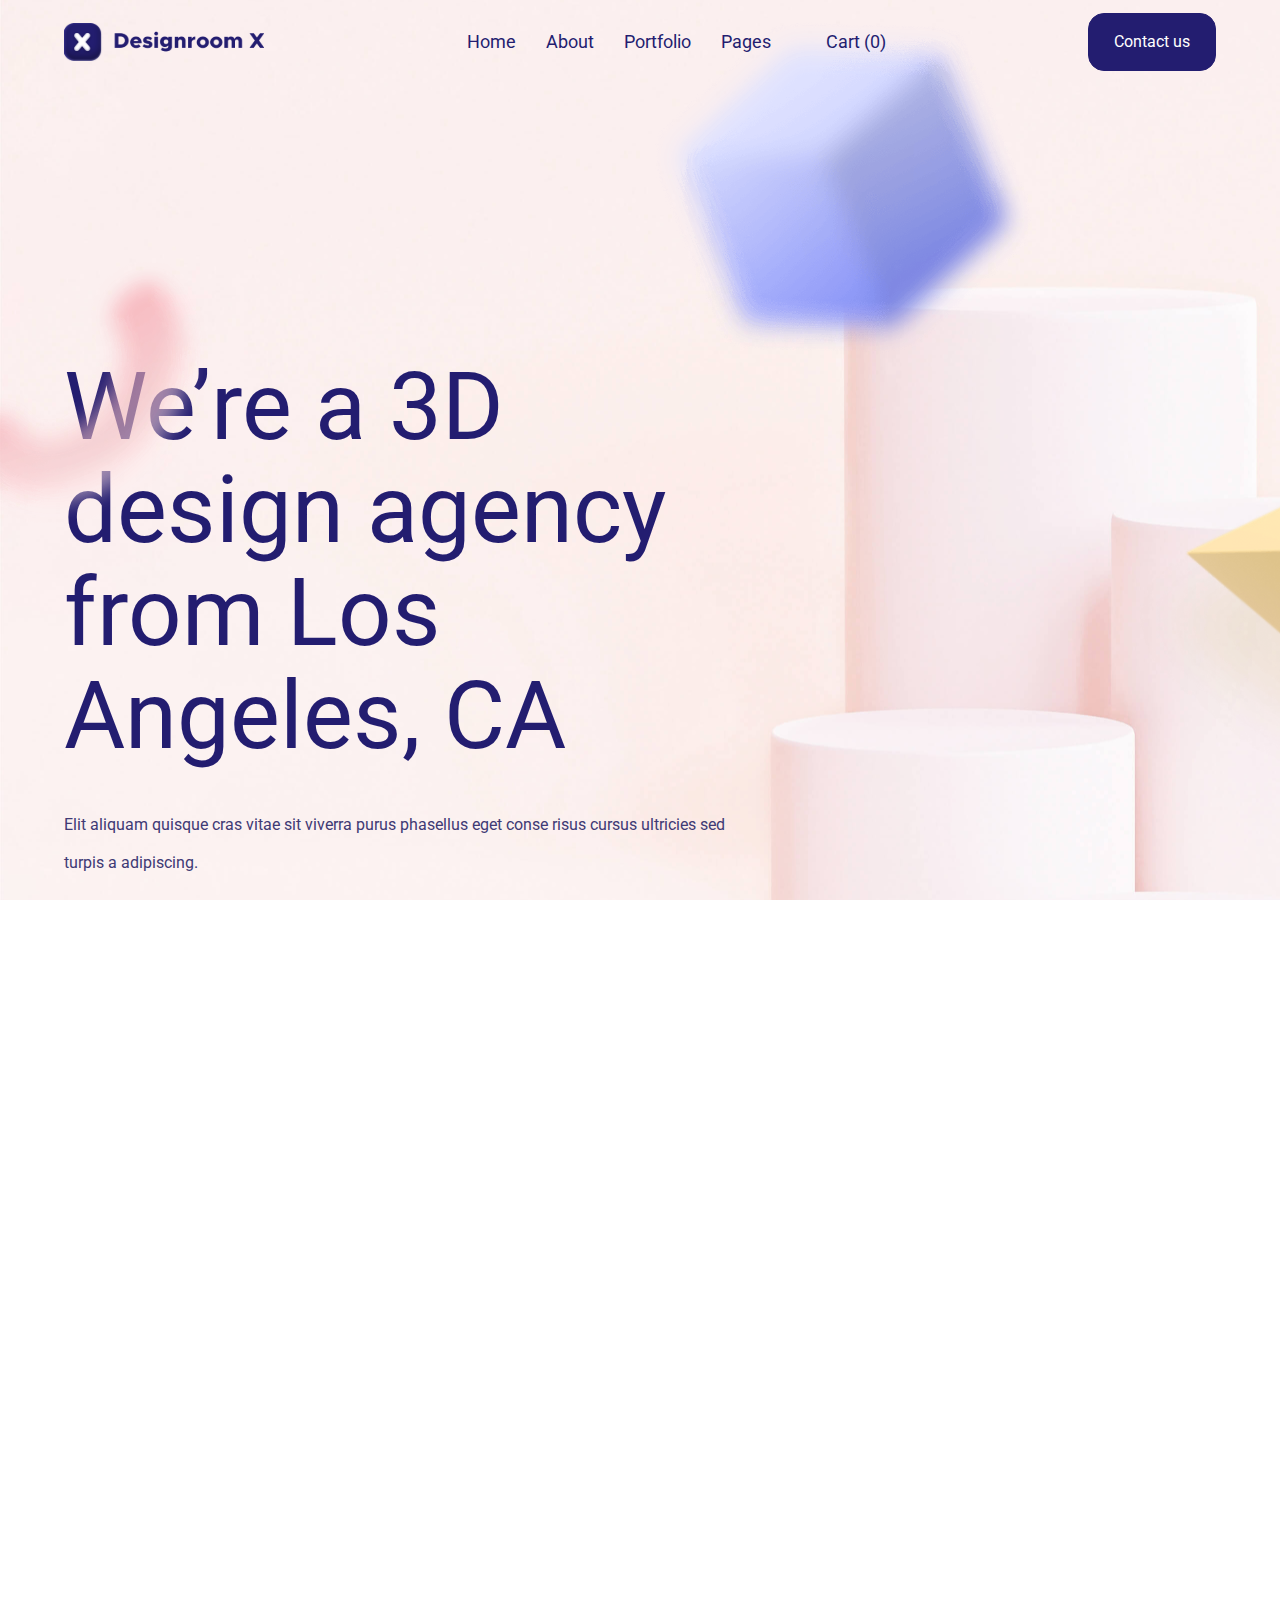
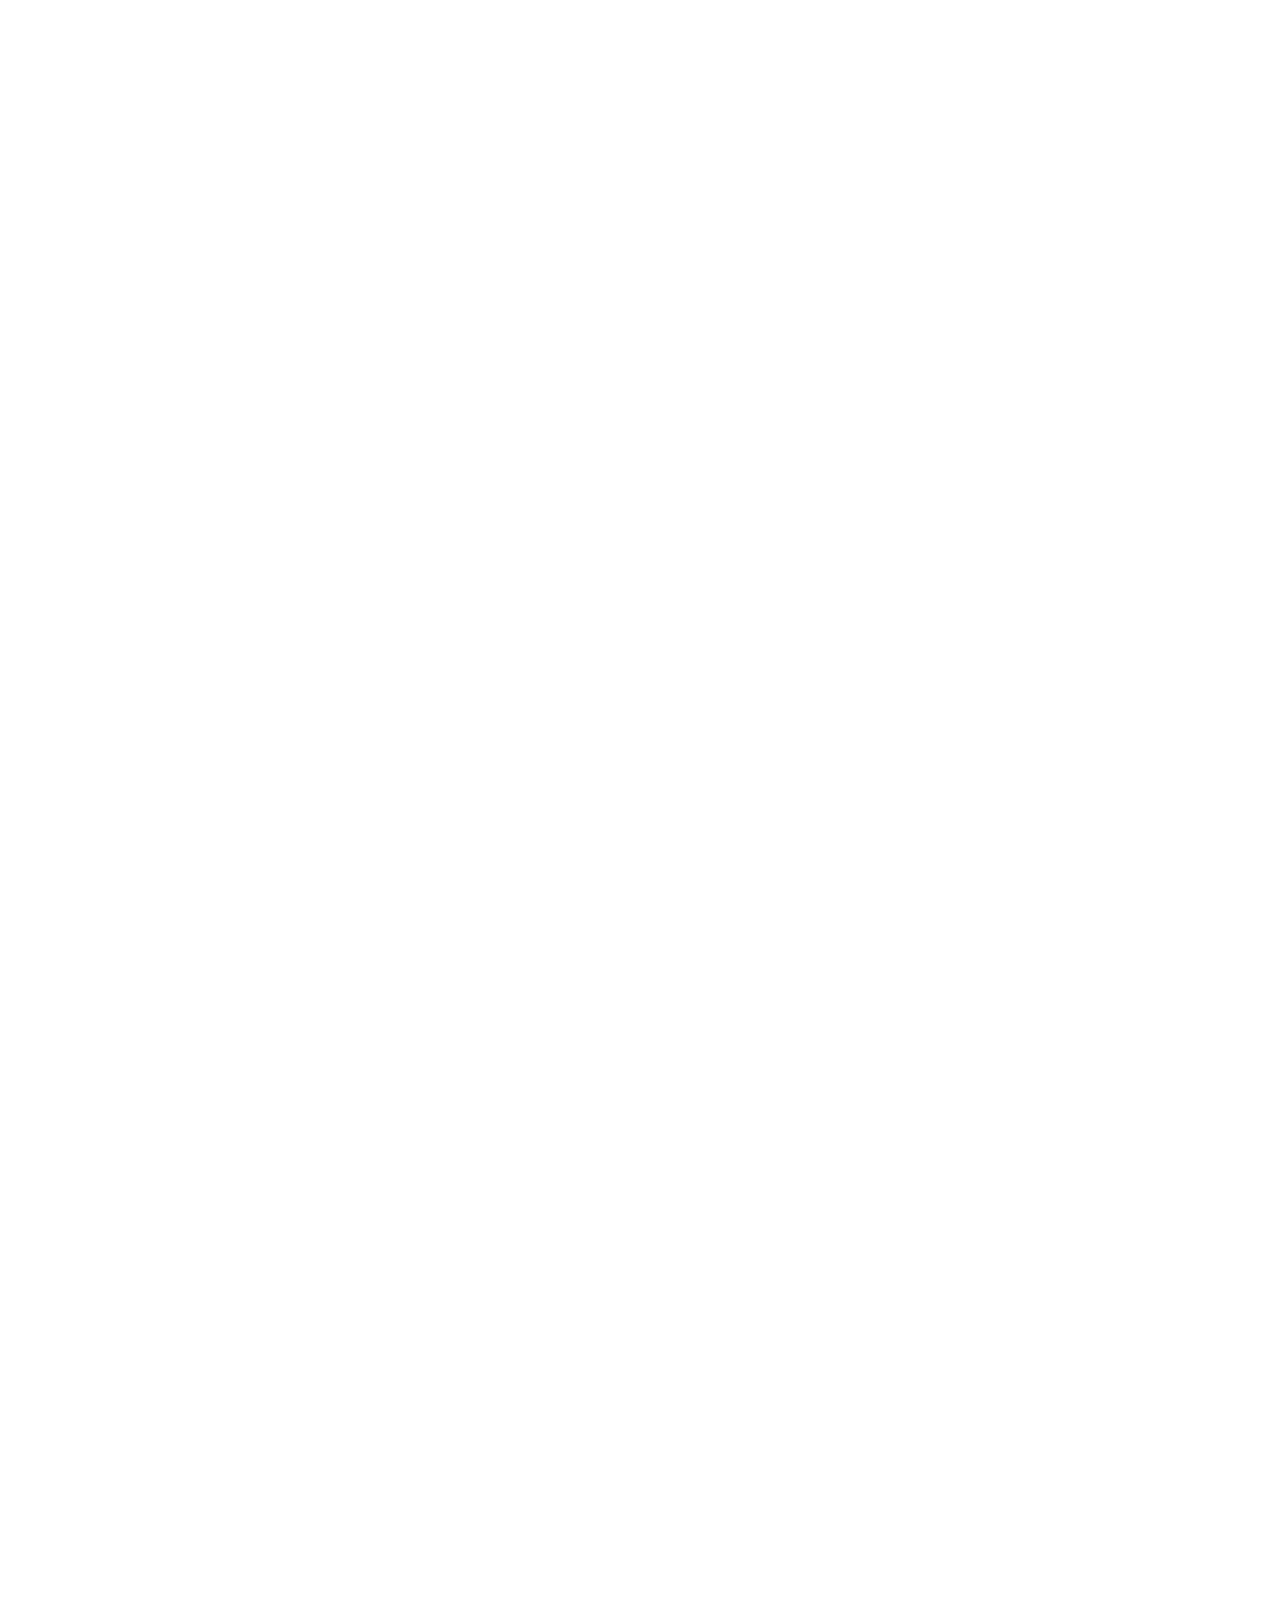
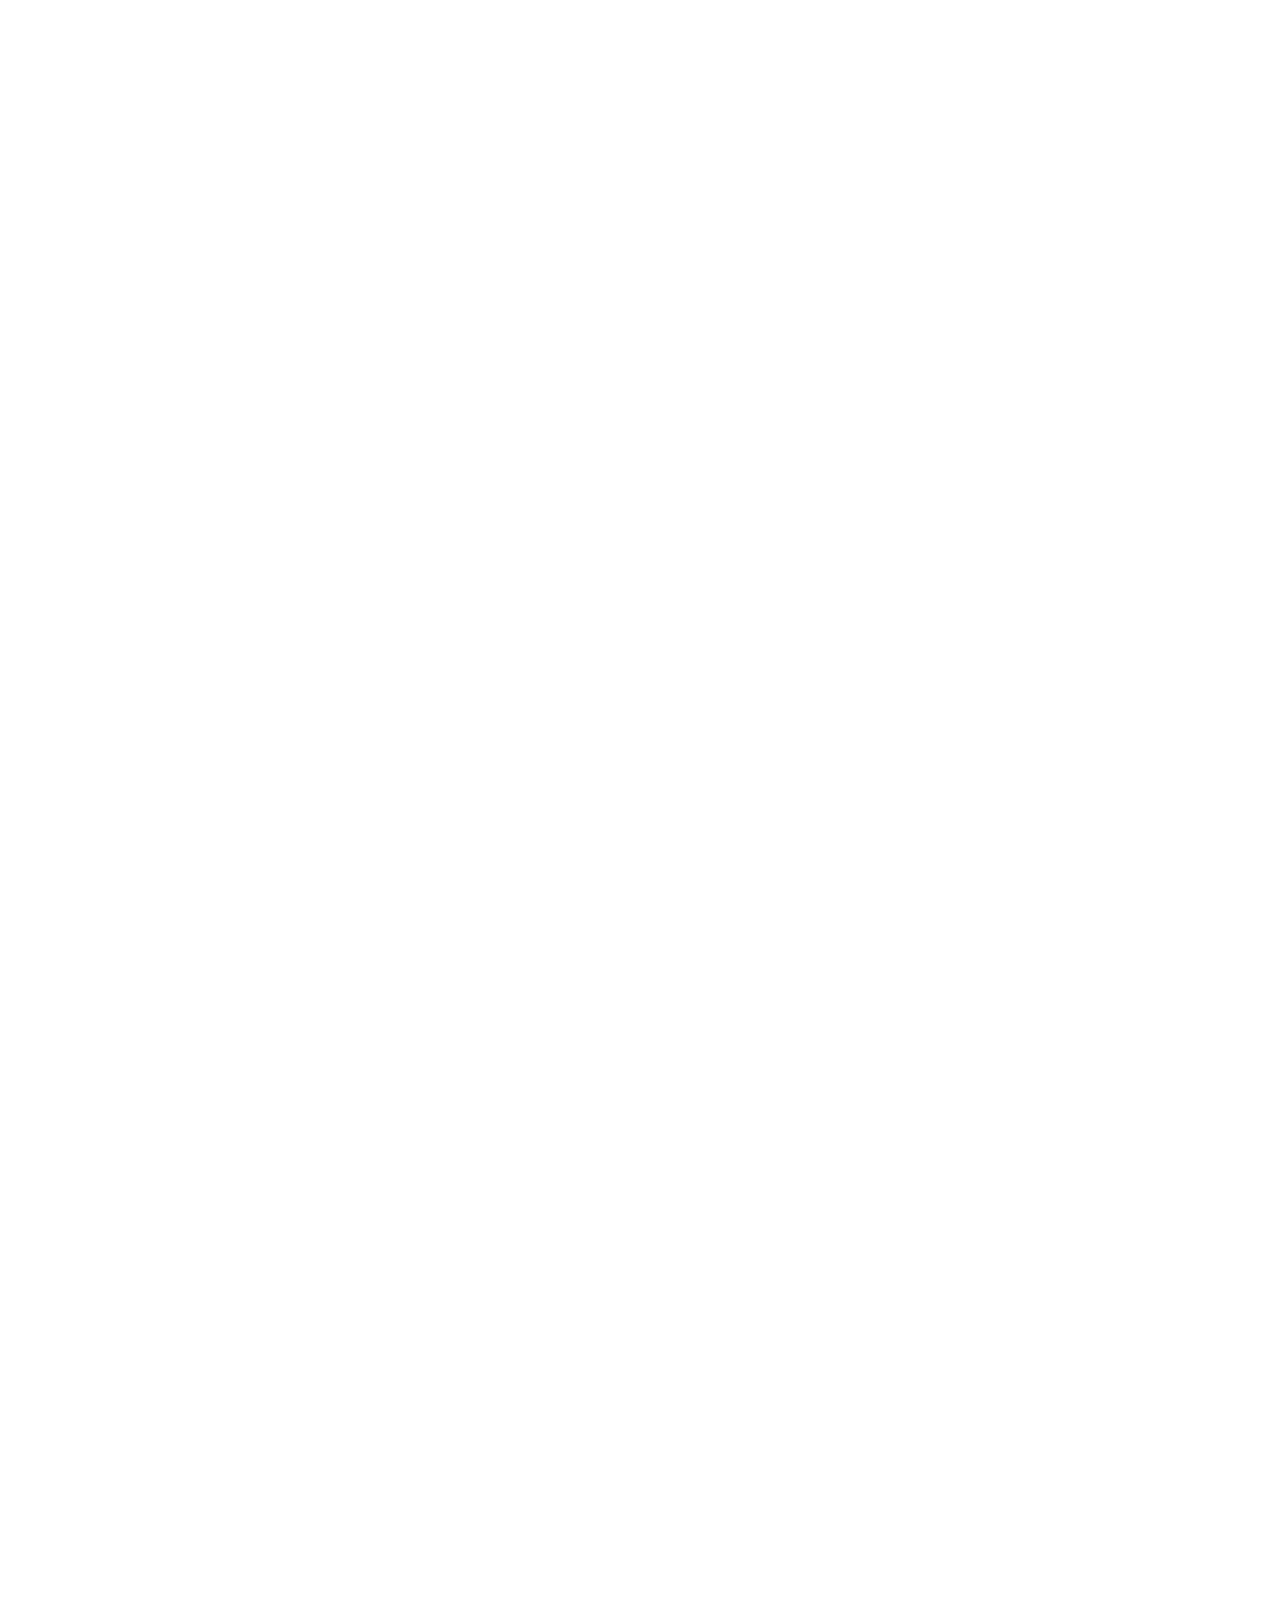
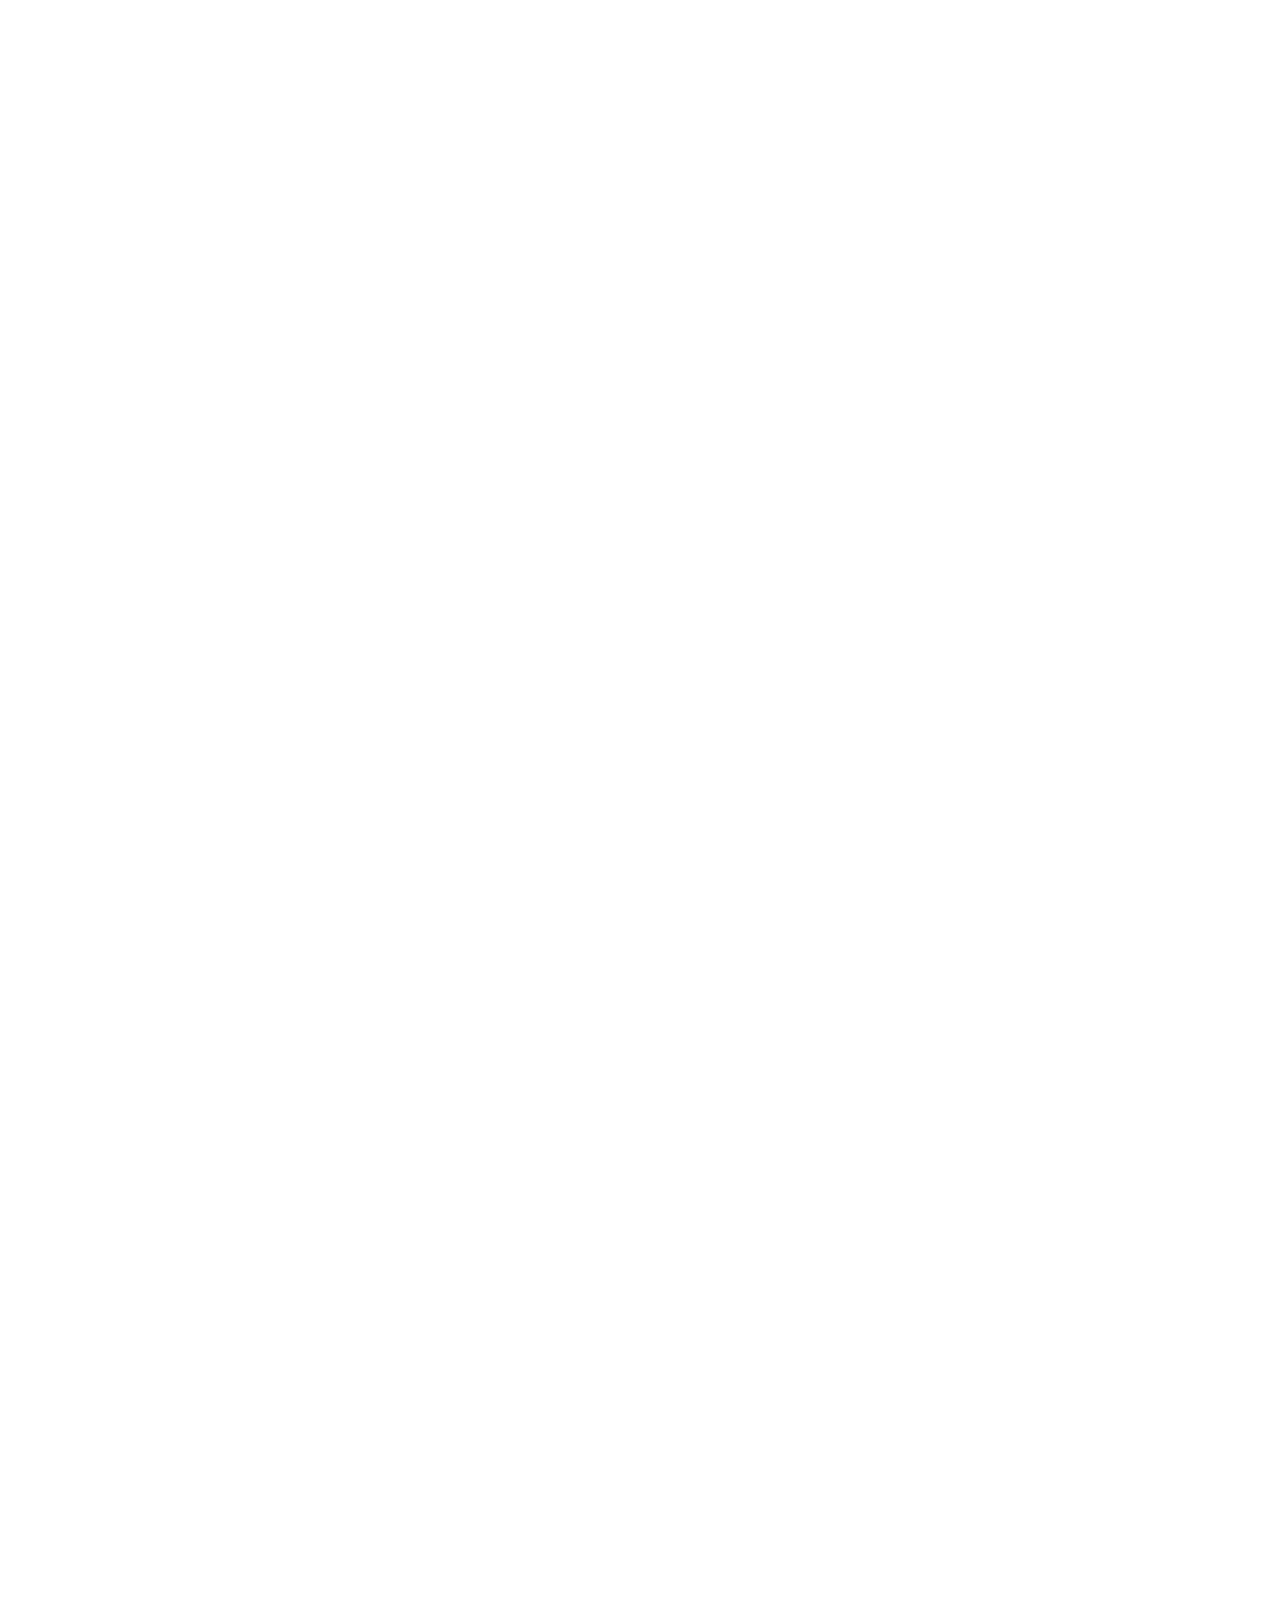
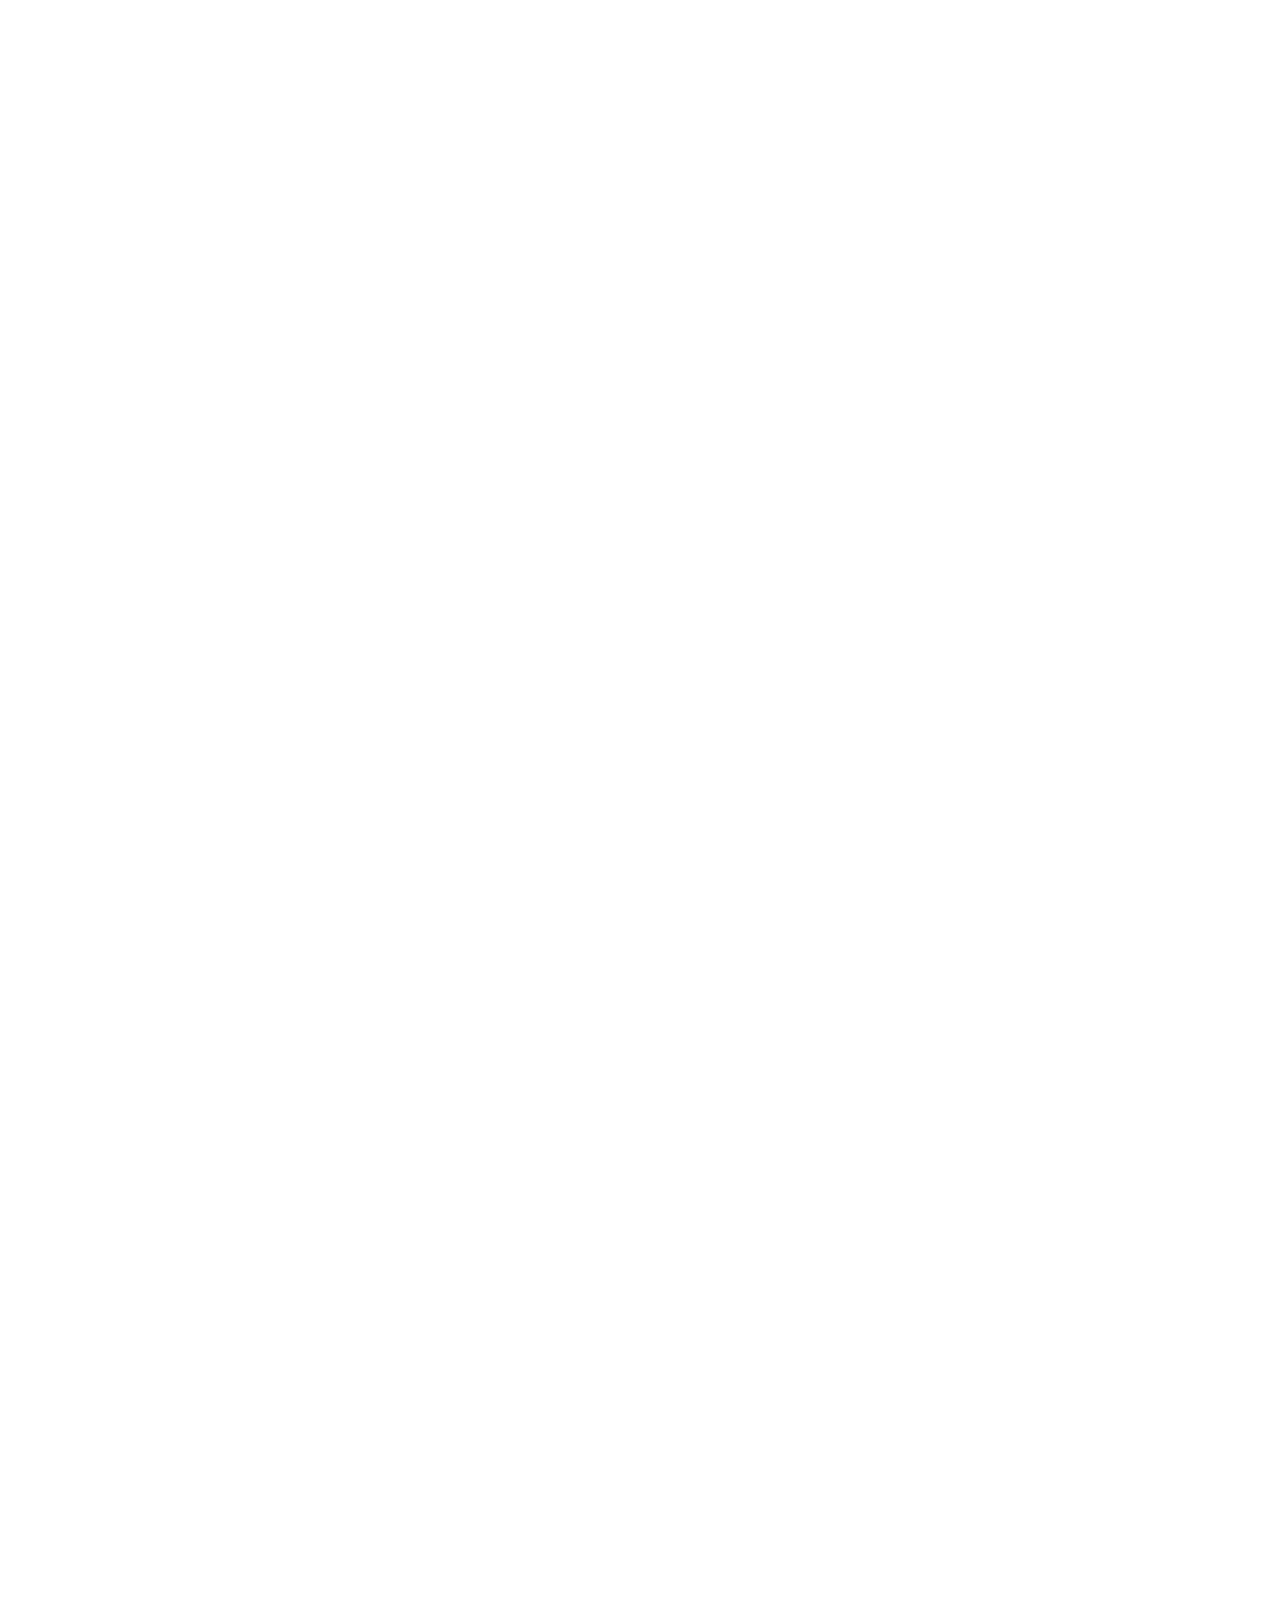
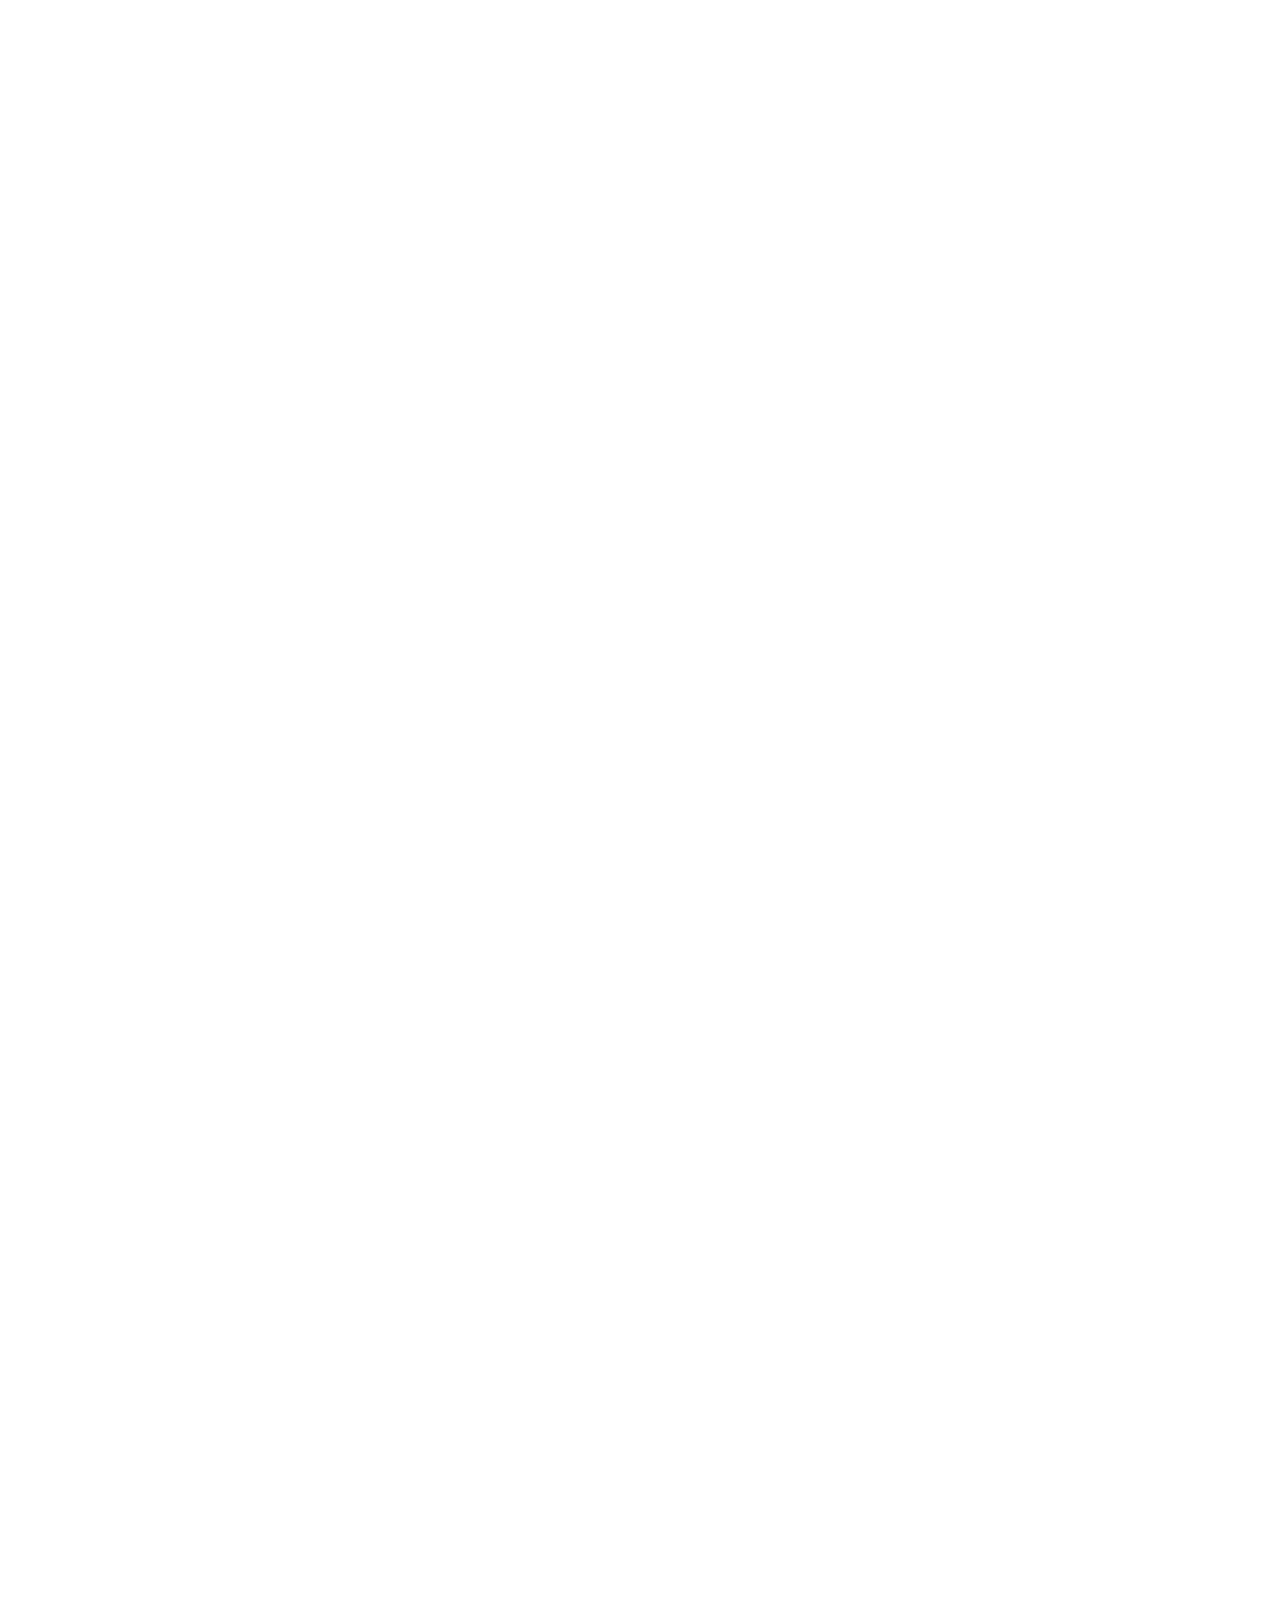
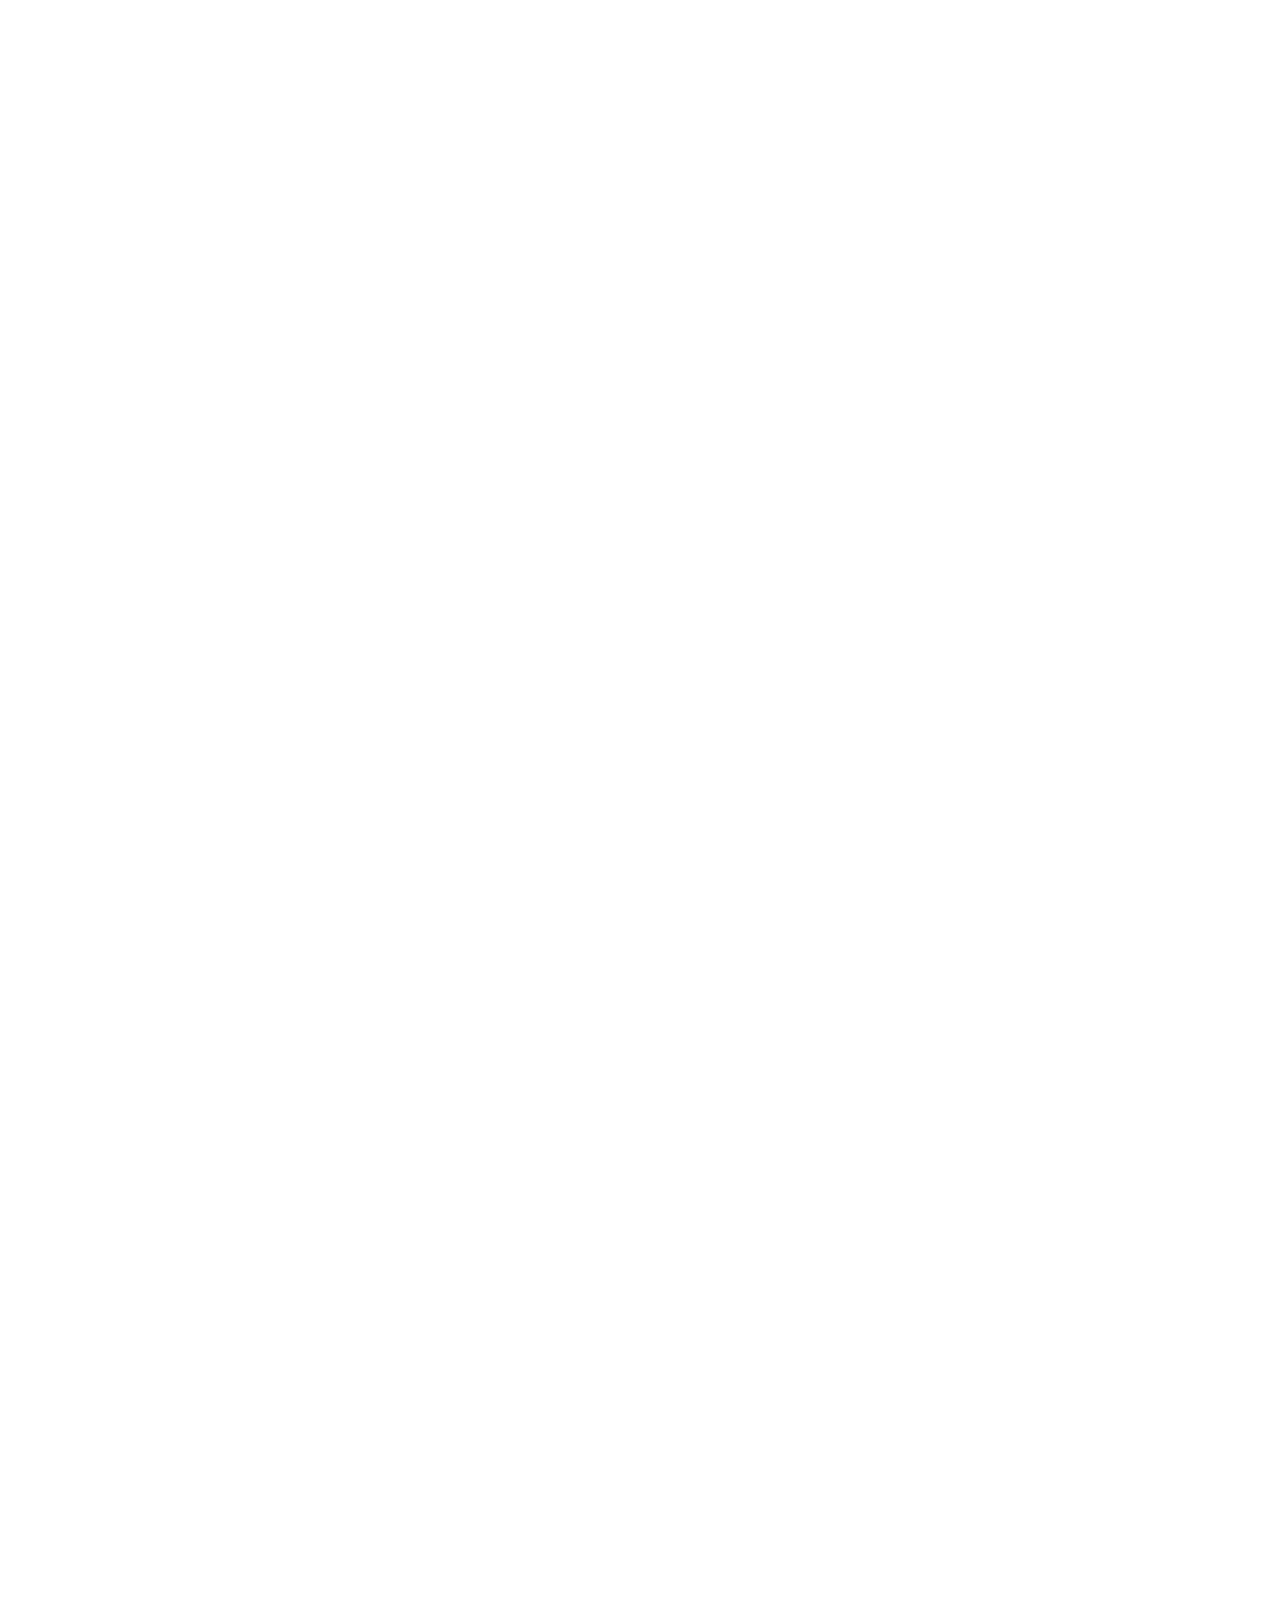
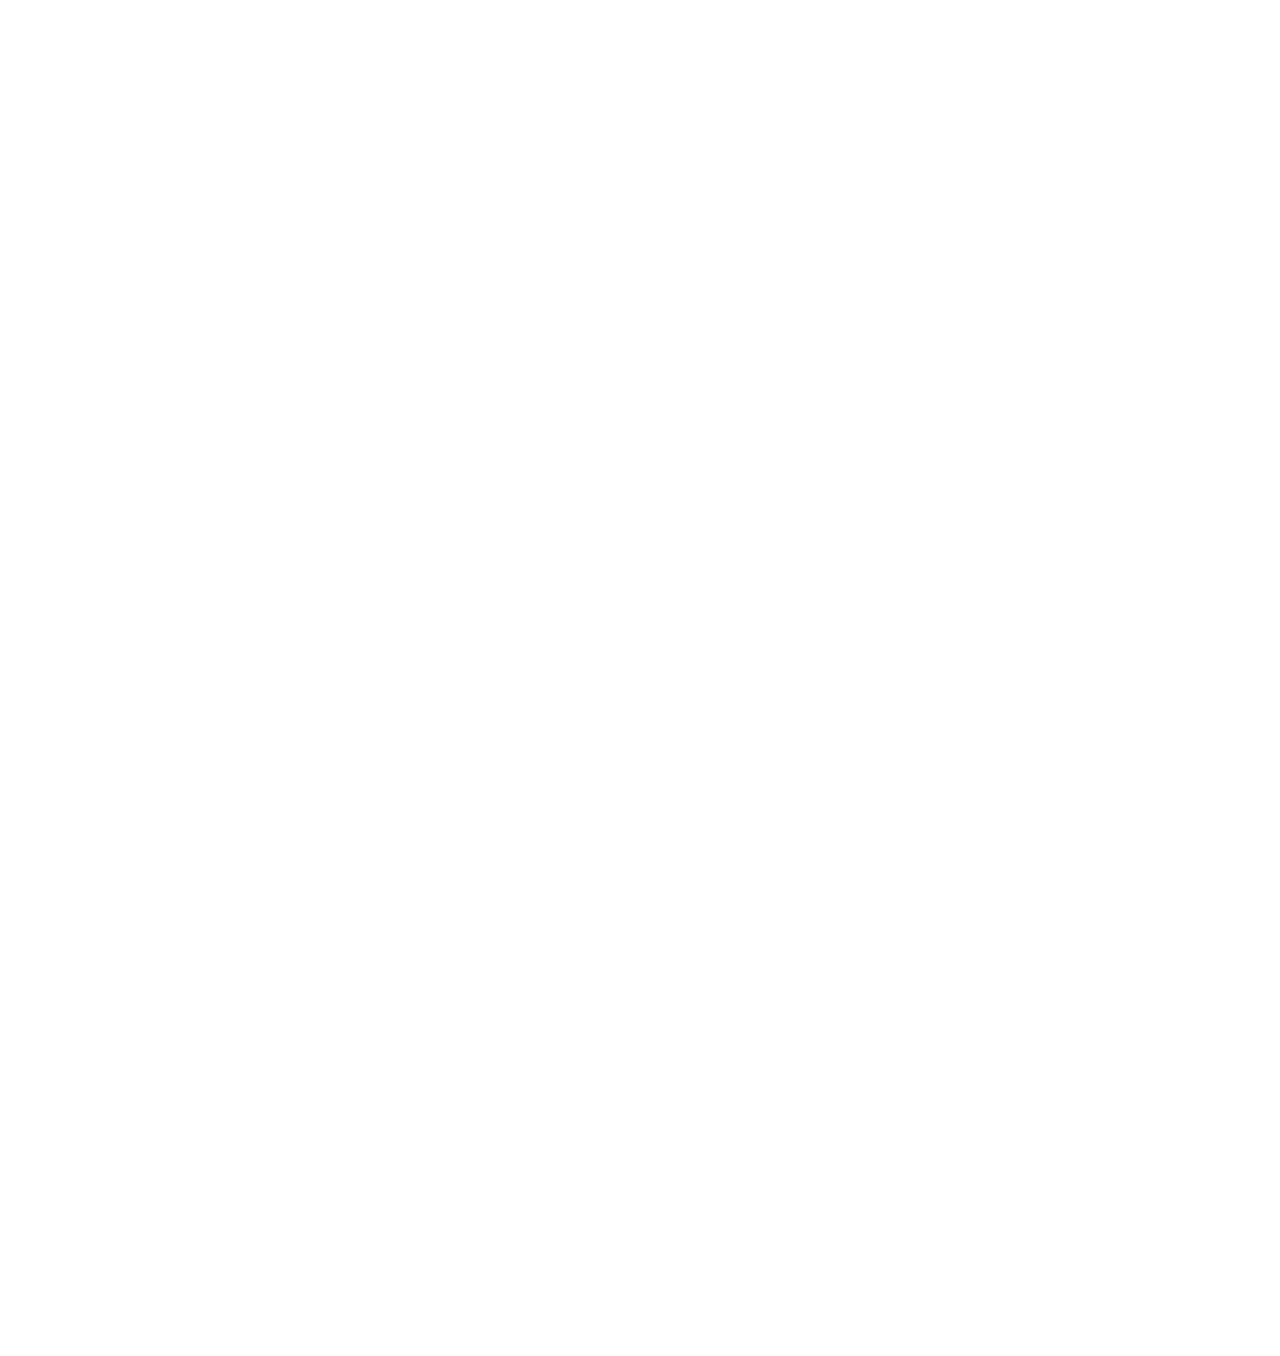
<file: Front-end/Layouts-for-Junior/Designroom/index.html>
<!DOCTYPE html>
<html lang="en">
<head>
	<link rel="stylesheet" href="css/style.css">
	<link href="https://fonts.googleapis.com/css2?family=Roboto:wght@400;700&display=swap" rel="stylesheet">
   <meta charset="UTF-8">
   <meta http-equiv="X-UA-Compatible" content="IE=edge">
   <meta name="viewport" content="width=device-width, initial-scale=1.0">
   <title>Designroom</title>
</head>
<body>
   <div class="wrapper">

		<div class="first">
			<div class="first__container container">
				<header class="header">
					<div class="header__container">
						<div class="header__row">
							<section class="header__section">
								<div class="header__img">
									<img src="img/logos/designroom-logo.svg" alt="logo">
								</div>
							</section>
							<section class="header__section">
								<ul class="header__list">
									<li><a href="#" class="header__link">Home</a></li>
									<li><a href="#" class="header__link">About</a></li>
									<li><a href="#" class="header__link">Portfolio</a></li>
									<li><a href="#" class="header__link">Pages</a></li>
									<li><a href="#" class="header__link">Cart (0)</a></li>
								</ul>
							</section>
							<section class="header__section">
								<div class="header__button"><a href="#">Contact us</a></div>
							</section>
						</div>
					</div>
				</header>
				<div class="hi">
					<div class="hi__container">
						<div class="hi__item">
							<div class="hi__title">We’re a 3D design agency from Los Angeles, CA</div>
							<div class="hi__text">Elit aliquam quisque cras vitae sit viverra purus phasellus eget conse risus cursus ultricies sed turpis a adipiscing.</div>
							<div class="hi__buttons buttons">
								<div class="hi__buttons__container buttons__container">
									<div class="button_1"><a href="#">Contact us</a></div>
									<div class="button_2"><a href="#">Browse portfolio</a></div>
								</div>
							</div>
						</div>
					</div>
				</div>
			</div>
			<div class="first__images">
				<div class="first__image_1">
					<img src="img/first-block/crooked-strip.svg" alt="">
				</div>
				<div class="first__image_2">
					<img src="img/first-block/figure-yellow.svg" alt="">
				</div>
				<div class="first__image_3">
					<img src="img/first-block/cube.svg" alt="">
				</div>
				<div class="first__image_4">
					<img src="img/first-block/triangle-yellow.svg" alt="">
				</div>
			</div>
		</div>

		<div class="numbers">
			<div class="numbers__container">
				<div class="numbers__row">
					<div class="numbers__items">
						<div class="number__item">
							<div class="number__number">200</div>
							<div class="number__text">Projects completed</div>
						</div>
						<div class="number__item">
							<div class="number__number">15</div>
							<div class="number__text">Design awards</div>
						</div>
						<div class="number__item">
							<div class="number__number">8</div>
							<div class="number__text">Years of experience</div>
						</div>
						<div class="number__item">
							<div class="number__number">50</div>
							<div class="number__text">Worldwide clients</div>
						</div>
					</div>
				</div>
			</div>
		</div>

		<div class="services">
			<div class="services__container">
				<div class="caption services__caption">
					<div class="caption__container">
						<div class="caption__title">Our services</div>
						<div class="caption__subtitle">Elit aliquam quisque cras vitae sit viverra purus phasellus eget conse risus cursus ultricies sed turpis a adipiscing.</div>
					</div>
				</div>
				<div class="services__row">
					<div class="services__cards">
						<div class="services__card">
							<div class="services__card__container">
								<div class="services__card__item">
									<div class="services__card__img">
										<img src="img/second-block/img.svg" alt="">
									</div>
									<div class="services__card__title">3D modeling</div>
									<div class="services__card__text">Elit aliquam quisque cras vitae sit viverra purus phasellus eget conse risus cursus ultricies sed turpis a adipiscing.</div>
								</div>
							</div>
						</div>
						<div class="services__card">
							<div class="services__card__container">
								<div class="services__card__item">
									<div class="services__card__img">
										<img src="img/second-block/player.svg" alt="">
									</div>
									<div class="services__card__title">3D animations</div>
									<div class="services__card__text">Elit aliquam quisque cras vitae sit viverra purus phasellus eget conse risus cursus ultricies sed turpis a adipiscing.</div>
								</div>
							</div>
						</div>
						<div class="services__card">
							<div class="services__card__container">
								<div class="services__card__item">
									<div class="services__card__img">
										<img src="img/second-block/glasses.svg" alt="">
									</div>
									<div class="services__card__title">3D VR experiences</div>
									<div class="services__card__text">Elit aliquam quisque cras vitae sit viverra purus phasellus eget conse risus cursus ultricies sed turpis a adipiscing.</div>
								</div>
							</div>
						</div>
						<div class="services__card">
							<div class="services__card__container">
								<div class="services__card__item">
									<div class="services__card__img">
										<img src="img/second-block/phone.svg" alt="">
									</div>
									<div class="services__card__title">3D rendering</div>
									<div class="services__card__text">Elit aliquam quisque cras vitae sit viverra purus phasellus eget conse risus cursus ultricies sed turpis a adipiscing.</div>
								</div>
							</div>
						</div>
					</div>
				</div>
				<div class="services__button"><a href="#">Browse services</a></div>
			</div>
			<div class="services__images">
				<div class="services__image_1">
					<img src="img/second-block/cube-yellow.svg" alt="">
				</div>
				<div class="services__image_2">
					<img src="img/second-block/ring-blue.svg" alt="">
				</div>
			</div>
		</div>

		<div class="about">
			<div class="about__container container">
				<div class="about__row about__row_1">
					<section class="about__section about__section__txt">
						<div class="about__txt__item">
							<div class="about__title">About us</div>
							<div class="about__text">Enim aliquam pharetra at ut morbi aliquet sit platea eget non ullamcorper sed sagittis augue id tinciduntol cursus eget tristique feugiat diam laoreet aliquet egestas leo enim vitae fringilla id feugiat.</div>
						</div>
					</section>
					<section class="about__section about__section__img">
						<div class="about__img__items">
							<div class="about__img__img">
								<img src="img/third-block/people1.png" alt="">
							</div>
							<div class="about__img__img">
								<img src="img/third-block/people2.png" alt="">
							</div>
						</div>
					</section>
				</div>
				<div class="about__row about__row_2">
					<section class="about__section about__section__image">
						<div class="about__img__items">
							<div class="about__img__img">
								<img src="img/third-block/people3.png" alt="">
							</div>
						</div>
					</section>
					<section class="about__section about__section__txt">
						<div class="about__txt__item">
							<div class="about__text">
								<p>Sed sit commodo pretium enim eget amet eget in volutpat dolor felis sed leo id amet amet sed euismod sed malesuada nec scelerisque leo aliquam in odio cras ultrices odio quis massa amet convallis.</p>
								<p>Rhoncus a netus ante eget dignissim massa sit tincidunt pharetra pellentesque adipiscing eu orci ut rhoncus aliquam tempor nibh in netus duis lacus assa dignissim sapien risus nulla massa accumsan.</p>
							</div>
							<div class="about__button"><a href="#">About us</a></div>
						</div>
					</section>
				</div>
			</div>
			<div class="about__images">
				<div class="about__image_1">
					<img src="img/third-block/crooked-strip.svg" alt="">
				</div>
				<div class="about__image_2">
					<img src="img/third-block/triagle-yellow.svg" alt="">
				</div>
			</div>
		</div>

		<div class="portfolio">
			<div class="portfolio__container container">
				<div class="caption portfolio__caption">
					<div class="caption__container">
						<div class="caption__title">Our portfolio</div>
						<div class="caption__subtitle">Elit aliquam quisque cras vitae sit viverra purus phasellus eget conse risus cursus ultricies sed turpis a adipiscing.</div>
					</div>
				</div>
				<div class="portfolio__row">
					<div class="portfolio__cards">
						<div class="portfolio__card">
							<div class="portfolio__card__container">
								<div class="portfolio__card__item">
									<a href="#">
										<div class="portfolio__card__img">
											<img src="img/fourth-block/phone.png" alt="">
										</div>
										<div class="portfolio__card__title">Illustrations for Saaslify Website Design</div>
										<div class="portfolio__card__link">Read case study</div>
									</a>
								</div>
							</div>
						</div>
						<div class="portfolio__card">
							<div class="portfolio__card__container">
								<div class="portfolio__card__item">
									<a href="#">
										<div class="portfolio__card__img">
											<img src="img/fourth-block/card.png" alt="">
										</div>
										<div class="portfolio__card__title">Motion Graphics for Techly Intro Video</div>
										<div class="portfolio__card__link">Read case study</div>
									</a>
								</div>
							</div>
						</div>
						<div class="portfolio__card">
							<div class="portfolio__card__container">
								<div class="portfolio__card__item">
									<a href="#">
										<div class="portfolio__card__img">
											<img src="img/fourth-block/box.png" alt="">
										</div>
										<div class="portfolio__card__title">Iconography Set for Saasplex Brand Guidelines</div>
										<div class="portfolio__card__link">Read case study</div>
									</a>
								</div>
							</div>
						</div>
						<div class="portfolio__card">
							<div class="portfolio__card__container">
								<div class="portfolio__card__item">
									<a href="#">
										<div class="portfolio__card__img">
											<img src="img/fourth-block/people.png" alt="">
										</div>
										<div class="portfolio__card__title">Characters 3D Pack for Applify Brand</div>
										<div class="portfolio__card__link">Read case study</div>
									</a>
								</div>
							</div>
						</div>
					</div>
				</div>
				<div class="portfolio__buttons buttons">
					<div class="portfolio__buttons__container buttons__container">
						<div class="button_1"><a href="#">Contact us</a></div>
						<div class="button_2"><a href="#">Browse portfolio</a></div>
					</div>
				</div>
			</div>
			<div class="portfolio__images">
				<div class="portfolio__image_1">
					<img src="img/fourth-block/cube-yellow.svg" alt="">
				</div>
				<div class="portfolio__image_2">
					<img src="img/fourth-block/semicircle-blue.svg" alt="">
				</div>
			</div>
		</div>

		<div class="project">
			<div class="project__container container">
				<div class="project__row">
					<section class="project__section project__section_txt">
						<div class="project__txt__item">
							<div class="project__txt__title">Have a project? Get in touch today</div>
							<div class="project__txt__text">Elit aliquam quisque cras vitae sit viverra purus phasellus eget conse risus cursus ultricies sed turpis a adipiscing.</div>
							<div class="project__txt__button"><a href="#">Get in touch</a></div>
						</div>
					</section>
					<section class="project__section project__section_img">
						<div class="project__img__item">
							<img src="img/fifth-block/more-figure.svg" alt="">
						</div>
					</section>
				</div>
			</div>
			<div class="project__images">
				<div class="project__image_1">
					<img src="img/fifth-block/cube-pink.svg" alt="">
				</div>
				<div class="project__image_2">
					<img src="img/fifth-block/ring-yellow.svg" alt="">
				</div>
			</div>
		</div>

		<div class="process">
			<div class="process__container">
				<div class="caption process__caption">
					<div class="caption__container">
						<div class="caption__title">Our process</div>
						<div class="caption__subtitle">Elit aliquam quisque cras vitae sit viverra purus phasellus eget conse risus cursus ultricies sed turpis a adipiscing.</div>
					</div>
				</div>
				<div class="process__row">
					<div class="process__cards">
						<div class="process__card">
							<section class="process__section">
								<div class="process__img">
									<img src="img/sixth-block/1.svg" alt="">
								</div>
							</section>
							<section class="process__section">
								<div class="process__item">
									<div class="process__title">1. Project Idea</div>
									<div class="process__text">Tempus vitae mi purus velit et et rhoncus placerat et lobortis lacinia congue etiam felis aliquam ina non consectetur amet cursus quam sit sociis lacus elementum urna commodo proin interdum.</div>
								</div>
							</section>
						</div>
						<div class="process__block"></div>
					</div>
					<div class="process__blocks">
						<div class="process__block_1"></div>
						<div class="process__block_2"></div>
					</div>
				</div>
				<div class="process__button">
					<div class="process__button__container">
						<div class="process__button__item"><a href="#">Contact us</a></div>
					</div>
				</div>
			</div>
			<div class="process__images">
				<div class="process__image_1">
					<img src="img/sixth-block/semicircle-yellow.svg" alt="">
				</div>
				<div class="process__image_2">
					<img src="img/sixth-block/semiring-blue.svg" alt="">
				</div>
			</div>
		</div>

		<div class="pink">
			<div class="articles">
			<div class="articles__container container">
				<div class="articles__titles">
					<div class="articles__title">Our articles</div>
					<div class="articles__title__row">
						<div class="articles__text">Enim aliquam pharetra at ut morbi aliquet sit platea eget non ullamcorper sed sagittis augu.</div>
						<div class="articles__button"><a href="#">Browse all articles</a></div>
					</div>
				</div>
				<div class="articles__cards">
					<div class="articles__card">
						<div class="articles__card__item">
							<div class="articles__card__button"><a href="#">News</a></div>
							<a href="#">
								<div class="articles__card__img">
									<img src="img/seventh-block/firth-foto.png" alt="">
								</div>
								<div class="articles__card__text">
									<div class="articles__card__title">Why is 3D changing the game for marketing teams around the globe</div>
									<div class="articles__card__data">April 19, 2022</div>
								</div>
							</a>
						</div>
					</div>
					<div class="articles__card">
						<div class="articles__card__item">
							<div class="articles__card__button"><a href="#">Resources</a></div>
							<a href="#">
								<div class="articles__card__img">
									<img src="img/seventh-block/second-foto.png" alt="">
								</div>
								<div class="articles__card__text">
									<div class="articles__card__title">10 benefits of creating 3d animated videos for your business</div>
									<div class="articles__card__data">April 19, 2022</div>
								</div>
							</a>
						</div>
					</div>
				</div>
			</div>
			<div class="articles__images">
				<div class="articles__image_1">
					<img src="img/seventh-block/cube-yellow.svg" alt="">
				</div>
				<div class="articles__image_2">
					<img src="img/seventh-block/semiball-blue.svg" alt="">
				</div>
			</div>
			</div>

			<div class="work">
			<div class="work__container">
				<div class="work__row">
					<section class="work__section">
						<div class="work__text">Let’s work together</div>
					</section>
					<section class="work__section">
						<div class="work__buttons">
							<div class="work__button_1"><a href="#">contact@designroom.com</a></div>
							<div class="work__button_2"><a href="#">+1 (414) 840 - 3207</a></div>
						</div>
					</section>
				</div>
			</div>
			<div class="work__images">
				<div class="work__image_1">
					<img src="img/eighth-block/ring-blue.svg" alt="">
				</div>
				<div class="work__image_2">
					<img src="img/eighth-block/semiball-yellow.svg" alt="">
				</div>
				<div class="work__image_3">
					<img src="img/eighth-block/triangle-pink.svg" alt="">
				</div>
			</div>
			</div>
		</div>

		<footer class="footer">
			<div class="footer__container container">
				<div class="footer__row">
					<section class="footer__section footer__section__logos">
						<div class="fooler__logos__item">
							<div class="footer__logo">
								<img src="img/logos/designroom-logo-white.svg" alt="">
							</div>
							<div class="footer__logos__text">Enim aliquam pharetra at ut morbi aliquet sit platea eget non ullamcorper sed sagittis augu dolor consectur drakgon.</div>
							<div class="footer__blocks">
								<div class="footer__block"></div>
								<div class="footer__block"></div>
								<div class="footer__block"></div>
								<div class="footer__block"></div>
								<div class="footer__block"></div>
							</div>
						</div>
					</section>
					<section class="footer__section footer__section__text">
						<div class="footer__text__row">
							<div class="footer__text__block">
								<div class="footer__title">Menu</div>
								<ul class="footer__list">
									<li><a class="footer__link" href="#">Home</a></li>
									<li><a class="footer__link" href="#">About</a></li>
									<li><a class="footer__link" href="#">Blog</a></li>
									<li><a class="footer__link" href="#">Blog post</a></li>
									<li><a class="footer__link" href="#">Portfolio</a></li>
									<li><a class="footer__link" href="#">Portfolio single</a></li>
								</ul>
							</div>
							<div class="footer__text__block">
								<div class="footer__title">Packages</div>
								<ul class="footer__list">
									<li><a class="footer__link" href="#">Packages single</a></li>
									<li><a class="footer__link" href="#">Contact</a></li>
									<li><a class="footer__link" href="#">Team member</a></li>
								</ul>
							</div>
							<div class="footer__text__block">
								<div class="footer__title">Utility pages</div>
								<ul class="footer__list">
									<li><a class="footer__link" href="#">Start here</a></li>
									<li><a class="footer__link" href="#">Styleguide</a></li>
									<li><a class="footer__link" href="#">404 Not found</a></li>
									<li><a class="footer__link" href="#">Password protected</a></li>
									<li><a class="footer__link" href="#">Licenses</a></li>
									<li><a class="footer__link" href="#">Changelog</a></li>
								</ul>
							</div>
						</div>
					</section>
				</div>
				<div class="footer__copy">Copyright © Designroom X | Designed by BRIX Templates - Powered by Webflow</div>
			</div>
		</footer>

	</div>
</body>
</html>
</file>
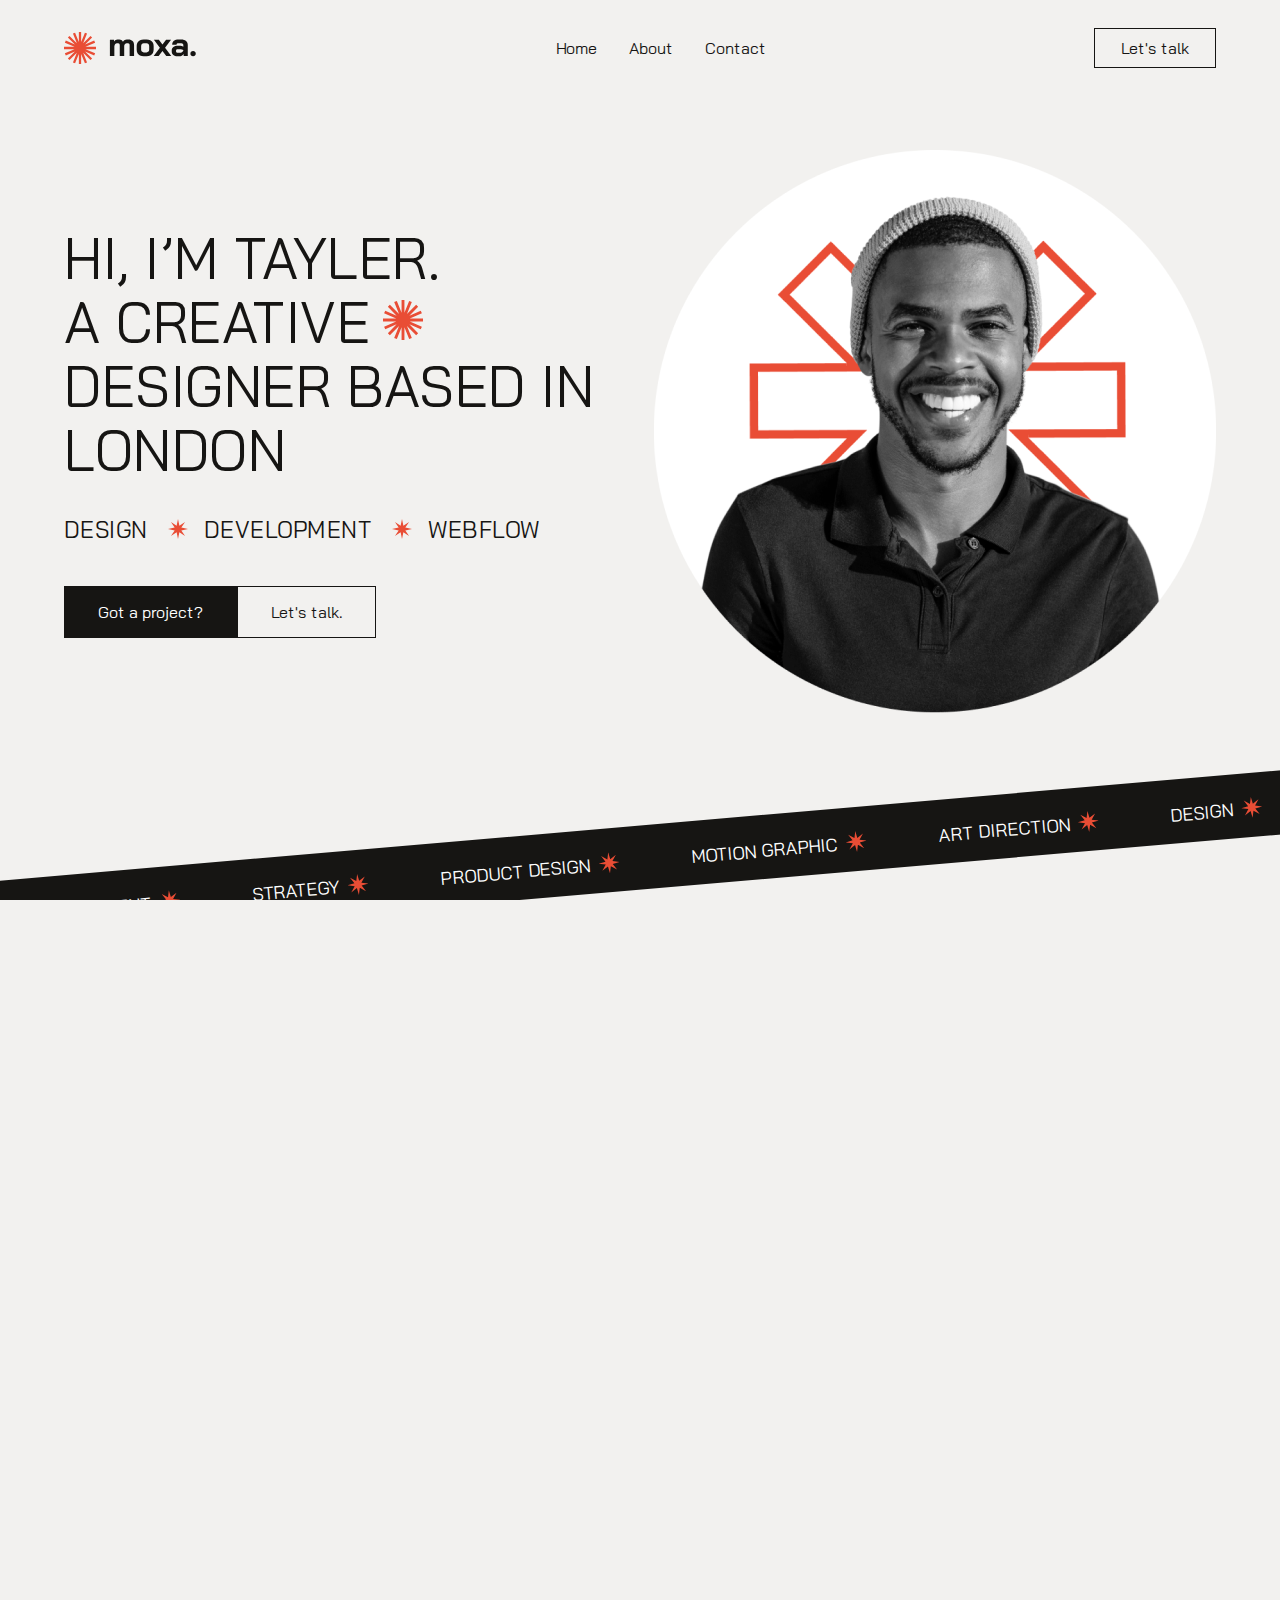
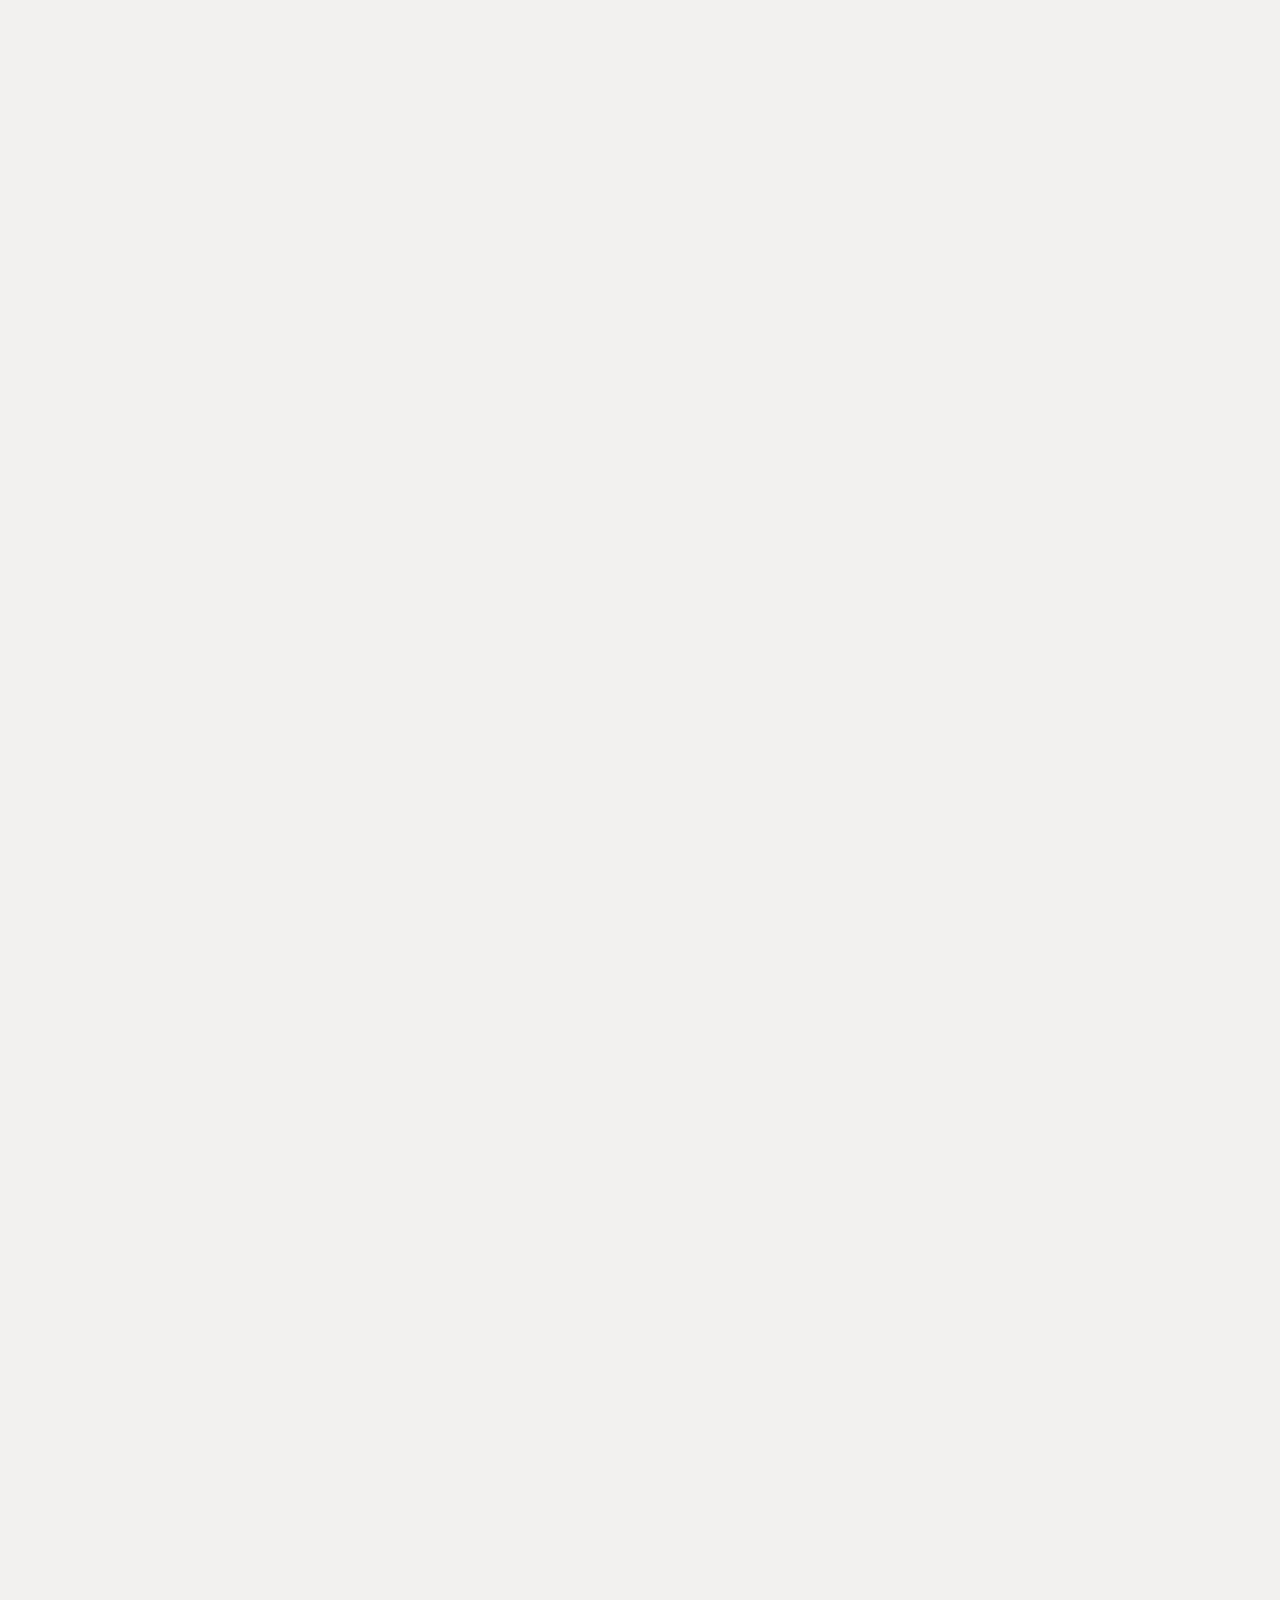
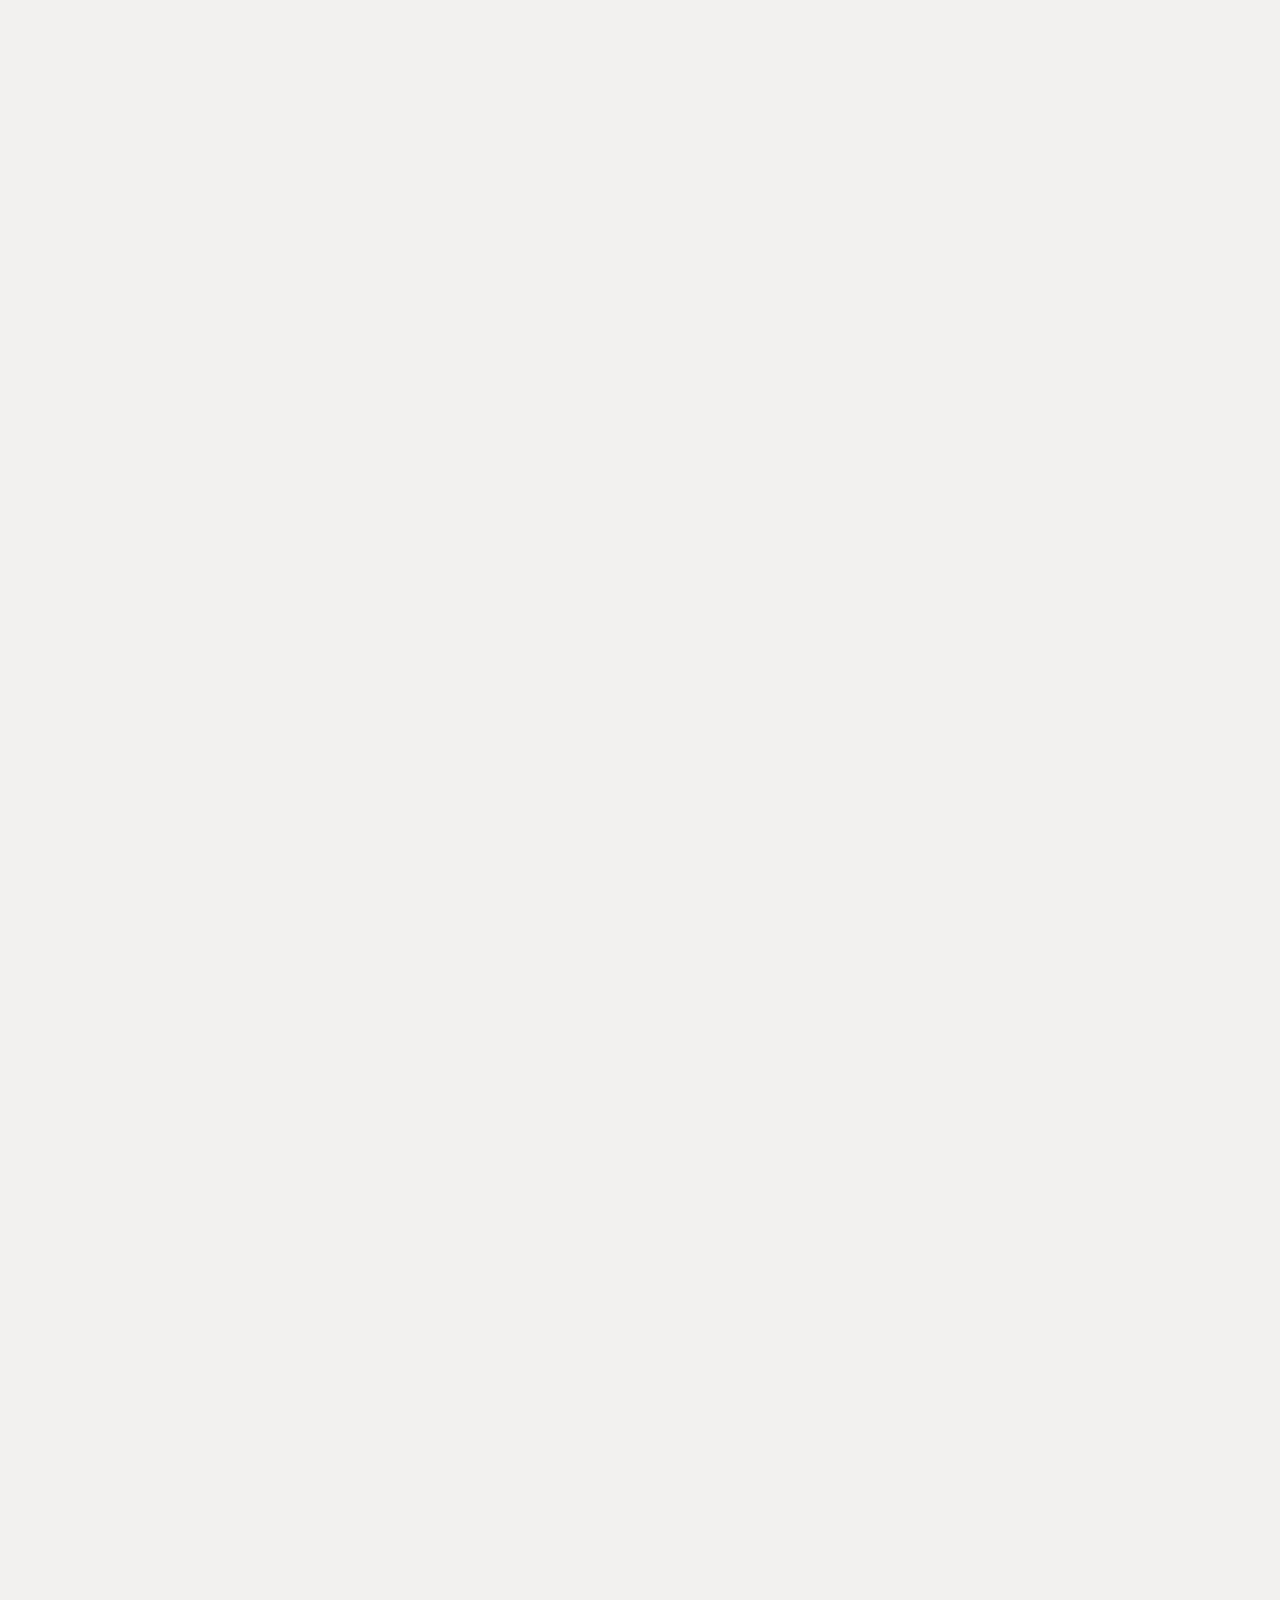
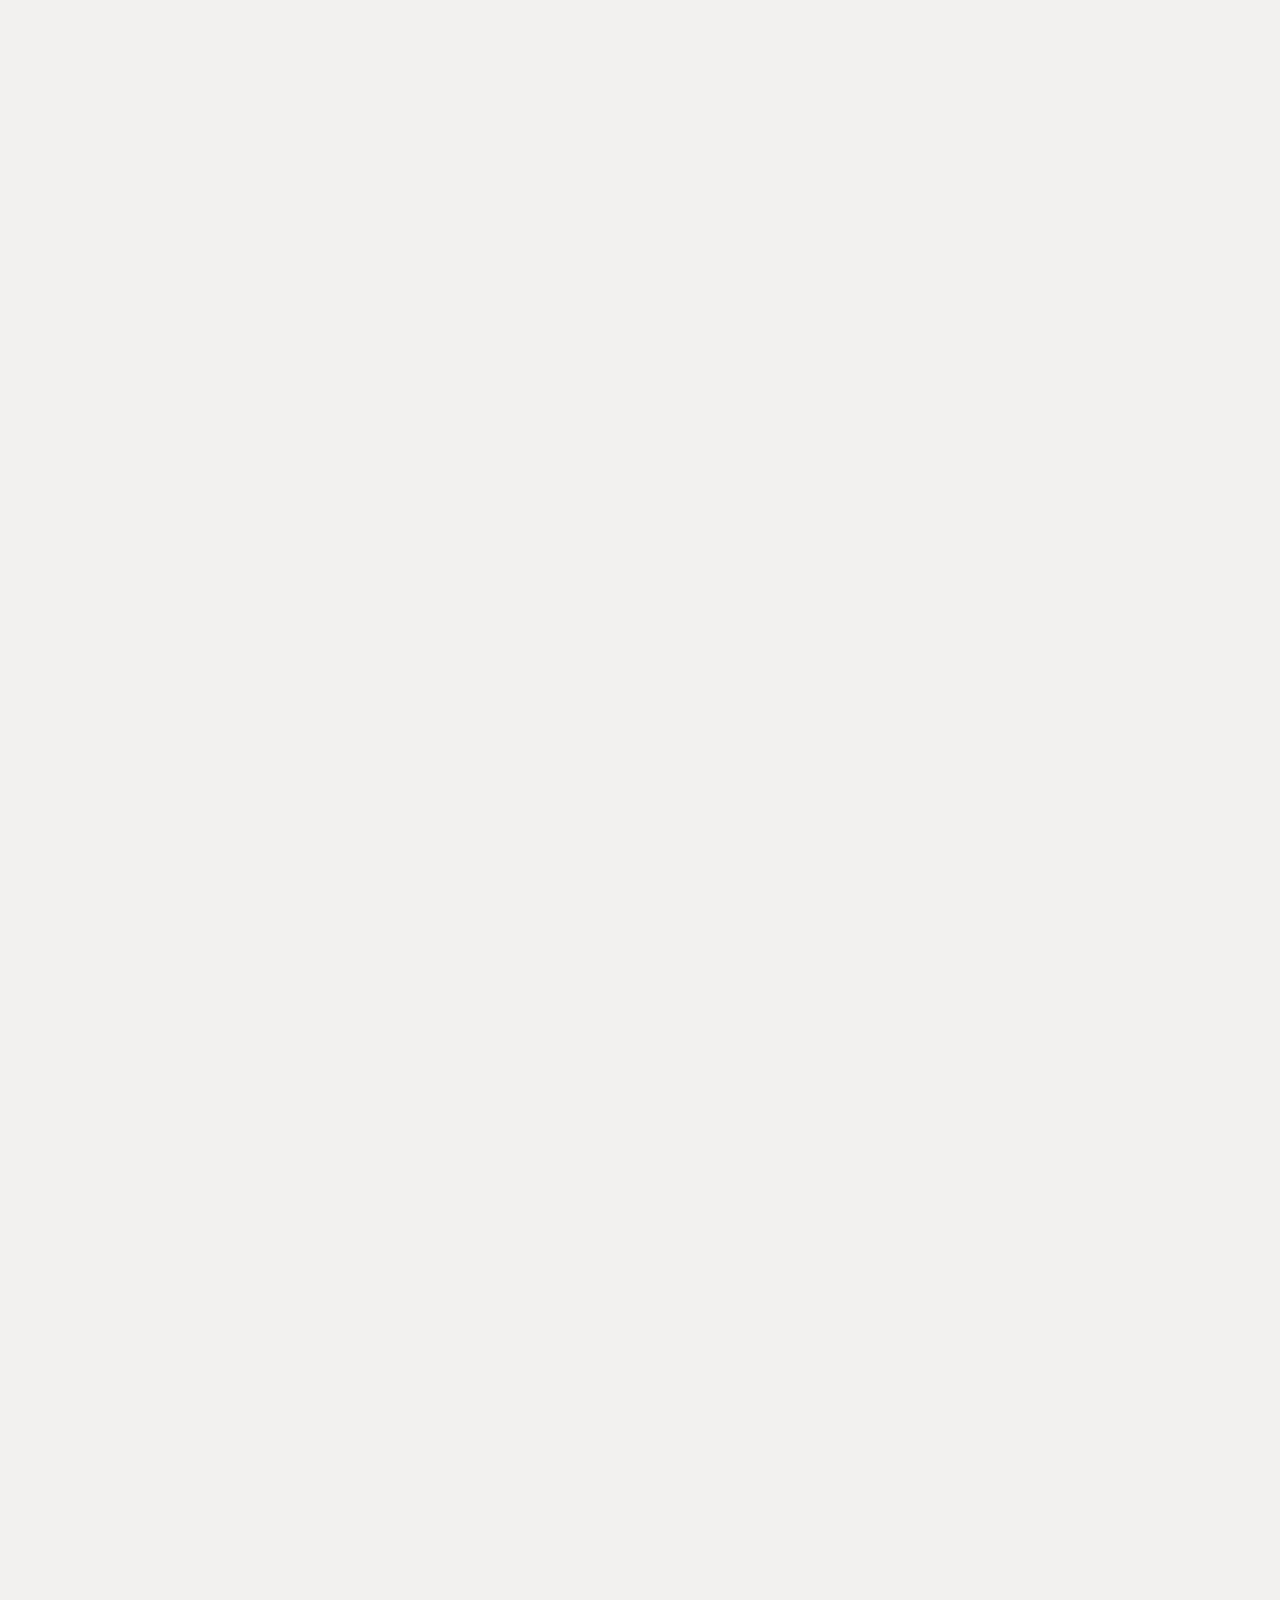
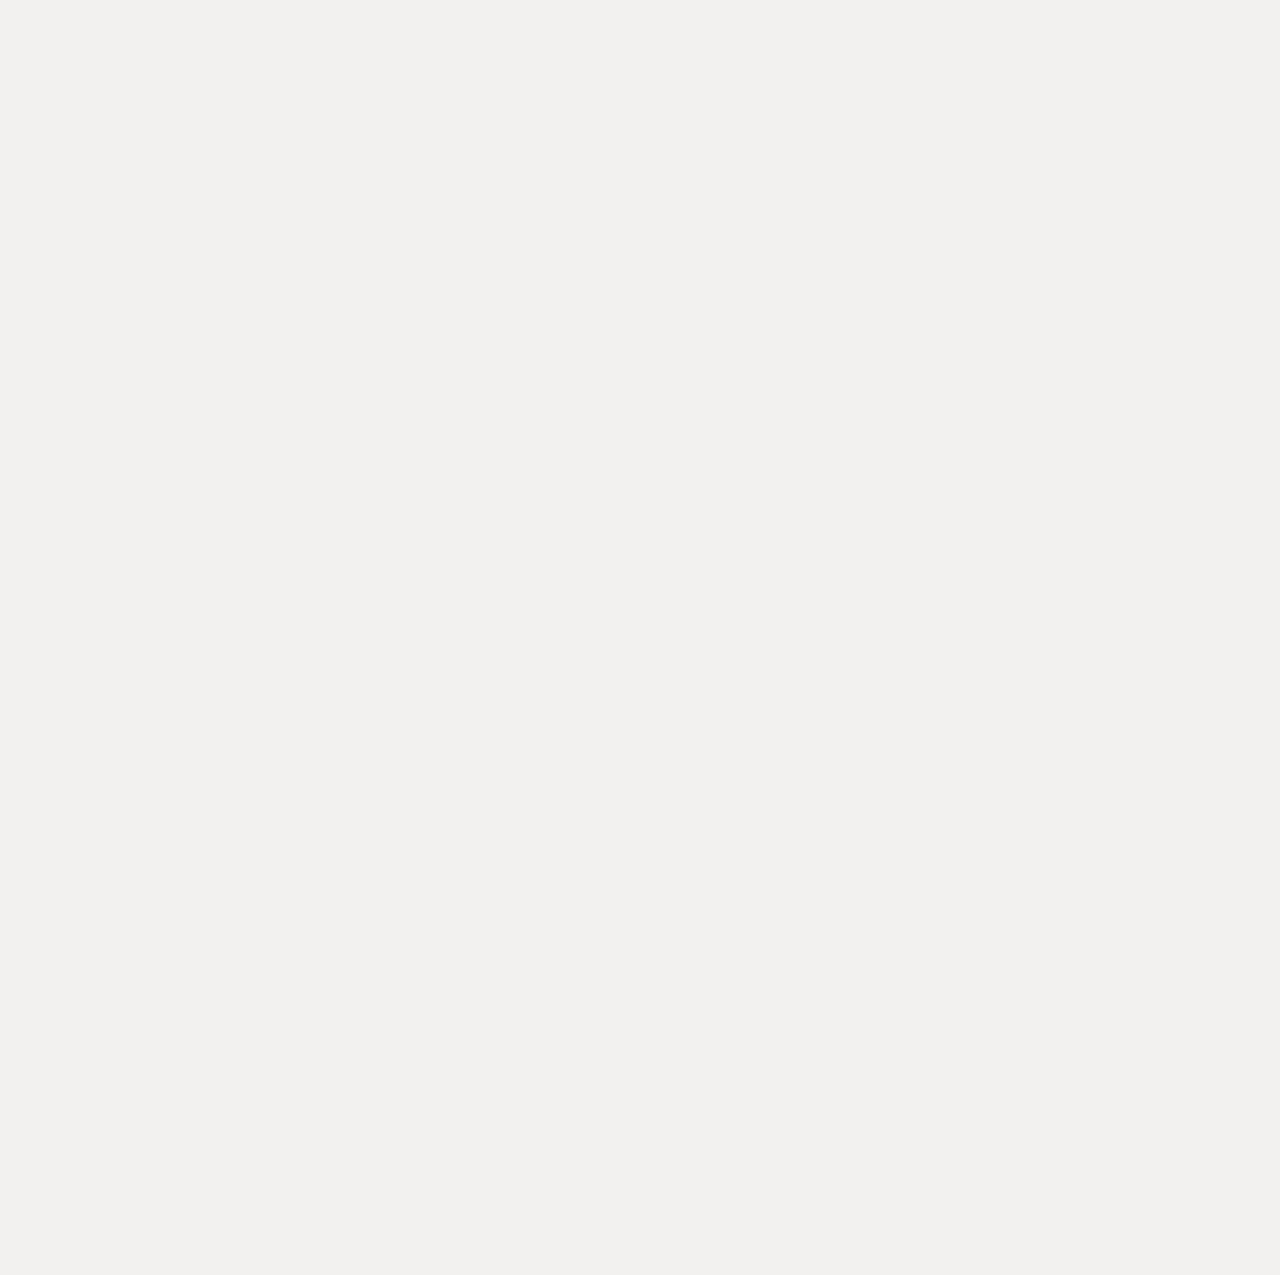
<file: Front-end/Layouts-for-Junior/Moxa/index.html>
<!DOCTYPE html>
<html lang="en">
<head>
   <link href="https://fonts.googleapis.com/css2?family=Bai+Jamjuree&display=swap" rel="stylesheet">
   <link rel="stylesheet" href="css/style.css">
   <meta charset="UTF-8">
   <meta http-equiv="X-UA-Compatible" content="IE=edge">
   <meta name="viewport" content="width=device-width, initial-scale=1.0">
   <title>Moxa</title>
</head>
<body>
   <div class="wrapper">

      <header class="header">
         <div class="header__container first__container">
            <div class="header__row">
               <section class="header__section">
                  <div class="header__logo__item">
                     <div class="header__logo">
                        <img src="img/logo/logo.svg" alt="Logo">
                     </div>
                     <div class="header__name">
                        <img src="img/moxa.svg" alt="Moxa">
                     </div>
                  </div>
               </section>
               <section class="header__section">
                  <div class="header__item">
                     <ul class="header__list">
                        <li><a class="header__link" href="#">Home</a></li>
                        <li><a class="header__link" href="#">About</a></li>
                        <li><a class="header__link" href="#">Contact</a></li>
                     </ul>
                  </div>
               </section>
               <section class="header__section">
                  <div class="header__button__item">
                     <div class="header__button"><a href="#">Let's talk</a></div>
                  </div>
               </section>
            </div>
         </div>
      </header>
      <div class="hi">
         <div class="hi__container first__container">
            <div class="hi__row">
               <section class="hi__section hi__section_1">
                  <div class="hi__item">
                     <div class="hi__title">
                        <div class="hi__title__hi">Hi, I’m Tayler.</div>
                        <div class="hi__title__text">A creative<img src="img/logo/logo.svg" alt="Logo">designer based in London</div>
                     </div>
                     <div class="hi__list">
                        <div class="hi__list__item hi__list__item_1">
                           <img class="hi__list__img_1" src="img/star.svg" alt="Star">design
                        </div>
                        <div class="hi__list__item hi__list__item_2">
                           <img src="img/star.svg" alt="Star">development
                        </div>
                        <div class="hi__list__item hi__list__item_3">
                           <img src="img/star.svg" alt="Star">webflow
                        </div>
                     </div>
                     <div class="hi__buttons">
                        <div class="hi__button__text">Got a project?</div>
                        <div class="hi__button__link"><a href="#">Let's talk.</a></div>
                     </div>
                  </div>
               </section>
               <section class="hi__section hi__section_2">
                  <div class="hi__img">
                     <img src="img/man.png" alt="Man">
                  </div>
               </section>
            </div>
         </div>
      </div>
      <div class="line">
         <div class="line__container">
            <div class="line__items">
               <div class="line__item">
                  <div class="line__text">DEVELOPMENT</div>
                  <div class="line__img">
                     <img src="img/star.svg" alt="Star">
                  </div>
               </div>
               <div class="line__item">
                  <div class="line__text">STRATEGY</div>
                  <div class="line__img">
                     <img src="img/star.svg" alt="Star">
                  </div>
               </div>
               <div class="line__item">
                  <div class="line__text">PRODUCT DESIGN</div>
                  <div class="line__img">
                     <img src="img/star.svg" alt="Star">
                  </div>
               </div>
               <div class="line__item">
                  <div class="line__text">MOTION GRAPHIC</div>
                  <div class="line__img">
                     <img src="img/star.svg" alt="Star">
                  </div>
               </div>
               <div class="line__item">
                  <div class="line__text">ART DIRECTION</div>
                  <div class="line__img">
                     <img src="img/star.svg" alt="Star">
                  </div>
               </div>
               <div class="line__item">
                  <div class="line__text">DESIGN</div>
                  <div class="line__img">
                     <img src="img/star.svg" alt="Star">
                  </div>
               </div>
               <div class="line__item">
                  <div class="line__text">BRANDING</div>
                  <div class="line__img">
                     <img src="img/star.svg" alt="Star">
                  </div>
               </div>
               <div class="line__item">
                  <div class="line__text">DEVELOPMENT</div>
                  <div class="line__img">
                     <img src="img/star.svg" alt="Star">
                  </div>
               </div>
               <div class="line__item">
                  <div class="line__text">STRATEGY</div>
                  <div class="line__img">
                     <img src="img/star.svg" alt="Star">
                  </div>
               </div>
               <div class="line__item">
                  <div class="line__text">PRODUCT DESIGN</div>
                  <div class="line__img">
                     <img src="img/star.svg" alt="Star">
                  </div>
               </div>
            </div>
            
         </div>
      </div>
      <div class="lead">
         <div class="lead__container container">
            <div class="lead__row">
               <section class="lead__section lead__section_1">
                  <div class="lead__title__item">
                     <div class="lead__name">Tayler<img src="img/star.svg" alt="Star">Barthhold</div>
                     <div class="lead__title">Lead product designer and art director.</div>
                  </div>
               </section>
               <section class="lead__section lead__section_2">
                  <div class="lead__item">
                     <div class="lead__text">Lorem ipsum dolor sit amet, consectetur adipiscing elit, sed do eiusmod tempor incididunt ut labore et dolore</div>
                     <div class="lead__microtext">Lorem ipsum dolor sit amet, consectetur adipiscing elit, sed do eiusmod tempor incididunt ut labore et dolore magna aliqua.</div>
                     <div class="lead__columns">
                        <div class="lead__column">
                           <div class="lead__column__item">
                              <div class="lead__column__title">Born in</div>
                              <div class="lead__column__text">New York</div>
                           </div>
                        </div>
                        <div class="lead__column">
                           <div class="lead__column__item">
                              <div class="lead__column__title">experience</div>
                              <div class="lead__column__text">7+ Years</div>
                           </div>
                        </div>
                        <div class="lead__column">
                           <div class="lead__column__item">
                              <div class="lead__column__title">date of birth</div>
                              <div class="lead__column__text">27 June 1992</div>
                           </div>
                        </div>
                     </div>
                  </div>
               </section>
            </div>
         </div>
      </div>
      <div class="columns">
         <div class="columns__container container">
            <div class="columns__row">
               <div class="columns__column">
                  <div class="column">
                     <div class="column__item">
                        <div class="column__number">7+</div>
                        <div class="column__text">years of experience</div>
                     </div>
                  </div>
                  <div class="column column_2">
                     <div class="column__item column__item_2">
                        <div class="column__number column__number_2">50+</div>
                        <div class="column__text column__text_2">project completed</div>
                     </div>
                  </div>
                  <div class="column">
                     <div class="column__item">
                        <div class="column__number">30+</div>
                        <div class="column__text">happy clients</div>
                     </div>
                  </div>
               </div>
            </div>
         </div>
      </div>
      <div class="awards">
         <div class="caption">
            <div class="caption__container">
               <div class="caption__item">
                  <div class="caption__img">
                     <img src="img/logo/logo.svg" alt="Logo">
                  </div>
                  <div class="caption__title">Awards</div>
                  <div class="caption__subtitle">REGONITIONS & ACCOIMPLISHMENTS</div>
               </div>
            </div>
         </div>
         <div class="awards__container container">
            <div class="awards__cards">
               <div class="awards__card">
                  <div class="awards__card__item">
                     <div class="awards__card__row">
                        <section class="awards__section">
                           <div class="awards__number">
                              <div class="awards__number__item">1</div>
                           </div>
                           <div class="awards__txt">
                              <div class="awards__txt__item">
                                 <div class="awards__txt__title">Webflow Awwwards Team</div>
                                 <div class="awards__txt__text">Runner Up - Webflow Expert Design</div>
                              </div>
                           </div>
                        </section>
                        <section class="awards__section">
                           <div class="awards__data">
                              <div class="awards__data__item">
                                 <div class="awards__data__work">PRODUCT DESIGN</div>
                                 <div class="awards__data__data">2022</div>
                              </div>
                           </div>
                        </section>
                     </div>
                  </div>
               </div>
               <div class="awards__card">
                  <div class="awards__card__item">
                     <div class="awards__card__row">
                        <section class="awards__section">
                           <div class="awards__number">
                              <div class="awards__number__item">2</div>
                           </div>
                           <div class="awards__txt">
                              <div class="awards__txt__item">
                                 <div class="awards__txt__title">Webflow Awwwards Team</div>
                                 <div class="awards__txt__text">Runner Up - Webflow Expert Design</div>
                              </div>
                           </div>
                        </section>
                        <section class="awards__section">
                           <div class="awards__data">
                              <div class="awards__data__item">
                                 <div class="awards__data__work">DEVELOPMENT</div>
                                 <div class="awards__data__data">2021</div>
                              </div>
                           </div>
                        </section>
                     </div>
                  </div>
               </div>
               <div class="awards__card">
                  <div class="awards__card__item">
                     <div class="awards__card__row">
                        <section class="awards__section">
                           <div class="awards__number">
                              <div class="awards__number__item">3</div>
                           </div>
                           <div class="awards__txt">
                              <div class="awards__txt__item">
                                 <div class="awards__txt__title">Webflow Awwwards Team</div>
                                 <div class="awards__txt__text">Runner Up - Webflow Expert Design</div>
                              </div>
                           </div>
                        </section>
                        <section class="awards__section">
                           <div class="awards__data">
                              <div class="awards__data__item">
                                 <div class="awards__data__work">BRANDING</div>
                                 <div class="awards__data__data">2018</div>
                              </div>
                           </div>
                        </section>
                     </div>
                  </div>
               </div>
               <div class="awards__card">
                  <div class="awards__card__item">
                     <div class="awards__card__row">
                        <section class="awards__section">
                           <div class="awards__number">
                              <div class="awards__number__item">4</div>
                           </div>
                           <div class="awards__txt">
                              <div class="awards__txt__item">
                                 <div class="awards__txt__title">Webflow Awwwards Team</div>
                                 <div class="awards__txt__text">Runner Up - Webflow Expert Design</div>
                              </div>
                           </div>
                        </section>
                        <section class="awards__section">
                           <div class="awards__data">
                              <div class="awards__data__item">
                                 <div class="awards__data__work">PRODUCT DESIGN</div>
                                 <div class="awards__data__data">2014</div>
                              </div>
                           </div>
                        </section>
                     </div>
                  </div>
               </div>
            </div>
         </div>
      </div>
      <div class="portfolio">
         <div class="caption">
            <div class="caption__container">
               <div class="caption__item">
                  <div class="caption__img">
                     <img src="img/logo/logo.svg" alt="Logo">
                  </div>
                  <div class="caption__title">Portfolio</div>
                  <div class="caption__subtitle">REGONITIONS & ACCOIMPLISHMENTS</div>
               </div>
            </div>
         </div>
         <div class="portfolio__container container">
            <div class="portfolio__cards">
               <div class="portfolio__card">
                  <div class="portfolio__card__container">
                     <div class="portfolio__card__row">
                        <section class="portfolio__card__section portfolio__card__section_1 portfolio__card__section_img">
                           <div class="portfolio__card__img">
                              <img src="img/01.png" alt="Image">
                           </div>
                        </section>
                        <section class="portfolio__card__section portfolio__card__section_txt">
                           <div class="portfolio__card__item">
                              <div class="portfolio__card__title">Art Direction</div>
                              <div class="portfolio__card__text">Beautiful and advanced website interfaces</div>
                              <a class="portfolio__card__link" href="#">Read More</a>
                           </div>
                        </section>
                     </div>
                  </div>
               </div>
               <div class="portfolio__card">
                  <div class="portfolio__card__container">
                     <div class="portfolio__card__row">  
                        <section class="portfolio__card__section portfolio__card__section_txt">
                           <div class="portfolio__card__item">
                              <div class="portfolio__card__title">Branding</div>
                              <div class="portfolio__card__text">Design and extreme programming practice</div>
                              <a class="portfolio__card__link" href="#">Read More</a>
                           </div>
                        </section>
                        <section class="portfolio__card__section portfolio__card__section_2 portfolio__card__section_img">
                           <div class="portfolio__card__img">
                              <img src="img/02.png" alt="Image">
                           </div>
                        </section>
                     </div>
                  </div>
               </div>
               <div class="portfolio__card">
                  <div class="portfolio__card__container">
                     <div class="portfolio__card__row">
                        <section class="portfolio__card__section portfolio__card__section_1 portfolio__card__section_img">
                           <div class="portfolio__card__img">
                              <img src="img/03.png" alt="Image">
                           </div>
                        </section>
                        <section class="portfolio__card__section portfolio__card__section_txt">
                           <div class="portfolio__card__item">
                              <div class="portfolio__card__title">Web Design</div>
                              <div class="portfolio__card__text">Nature inspired design</div>
                              <a class="portfolio__card__link" href="#">Read More</a>
                           </div>
                        </section>
                     </div>
                  </div>
               </div>
               <div class="portfolio__card">
                  <div class="portfolio__card__container">
                     <div class="portfolio__card__row">  
                        <section class="portfolio__card__section portfolio__card__section_txt">
                           <div class="portfolio__card__item">
                              <div class="portfolio__card__title">Motion Graphics</div>
                              <div class="portfolio__card__text">Design & concept at work.</div>
                              <a class="portfolio__card__link" href="#">Read More</a>
                           </div>
                        </section>
                        <section class="portfolio__card__section portfolio__card__section_2 portfolio__card__section_img">
                           <div class="portfolio__card__img">
                              <img src="img/04.png" alt="Image">
                           </div>
                        </section>
                     </div>
                  </div>
               </div>
            </div>
         </div>
      </div>
      <div class="services">
         <div class="caption">
            <div class="caption__container">
               <div class="caption__item">
                  <div class="caption__img">
                     <img src="img/logo/logo.svg" alt="Logo">
                  </div>
                  <div class="caption__title">Services</div>
                  <div class="caption__subtitle">REGONITIONS & ACCOIMPLISHMENTS</div>
               </div>
            </div>
         </div>
         <div class="services__container container">
            <div class="services__cards">
               <div class="services__card">
                  <div class="services__card__item">
                     <div class="services__card__title">Web Design</div>
                     <div class="services__card__text">Every single project is a challenge that we accept eagerly. Let’s implement innovative ideas together!</div>
                  </div>
               </div>
               <div class="services__card">
                  <div class="services__card__item">
                     <div class="services__card__title">Product Design</div>
                     <div class="services__card__text">Every single project is a challenge that we accept eagerly. Let’s implement innovative ideas together!</div>
                  </div>
               </div>
               <div class="services__card">
                  <div class="services__card__item">
                     <div class="services__card__title">UI/UX Design</div>
                     <div class="services__card__text">Every single project is a challenge that we accept eagerly. Let’s implement innovative ideas together!</div>
                  </div>
               </div>
               <div class="services__card">
                  <div class="services__card__item">
                     <div class="services__card__title">Art Direction</div>
                     <div class="services__card__text">Every single project is a challenge that we accept eagerly. Let’s implement innovative ideas together!</div>
                  </div>
               </div>
            </div>
         </div>
      </div>
      <div class="customer">
         <div class="caption">
            <div class="caption__container">
               <div class="caption__item">
                  <div class="caption__img">
                     <img src="img/logo/logo.svg" alt="Logo">
                  </div>
                  <div class="caption__title">Happy Customer</div>
               </div>
            </div>
         </div>
         <div class="customer__container container">
            <div class="customer__row">
               <div class="customer__items">
                  <div class="customer__item">
                     <div class="customer__img">
                        <img src="img/logo/Tribal.svg" alt="Tribal">
                     </div>
                  </div>
                  <div class="customer__item">
                     <div class="customer__img">
                        <img src="img/logo/Rpublica.svg" alt="Rpublica">
                     </div>
                  </div>
                  <div class="customer__item">
                     <div class="customer__img">
                        <img src="img/logo/verox.svg" alt="Verox">
                     </div>
                  </div>
                  <div class="customer__item">
                     <div class="customer__img">
                        <img src="img/logo/Invoice.svg" alt="Invoice">
                     </div>
                  </div>
                  <div class="customer__item">
                     <div class="customer__img">
                        <img src="img/logo/verox.svg" alt="Verox">
                     </div>
                  </div>
                  <div class="customer__item">
                     <div class="customer__img">
                        <img src="img/logo/Tribal.svg" alt="Tribal">
                     </div>
                  </div>
                  <div class="customer__item">
                     <div class="customer__img">
                        <img src="img/logo/Invoice.svg" alt="Invoice">
                     </div>
                  </div>
                  <div class="customer__item">
                     <div class="customer__img">
                        <img src="img/logo/Rpublica.svg" alt="Rpublica">
                     </div>
                  </div>
               </div>
            </div>
         </div>
      </div>
      <div class="articles">
         <div class="caption">
            <div class="caption__container">
               <div class="caption__item">
                  <div class="caption__img">
                     <img src="img/logo/logo.svg" alt="Logo">
                  </div>
                  <div class="caption__title">Articles</div>
                  <div class="caption__subtitle">REGONITIONS & ACCOIMPLISHMENTS</div>
               </div>
            </div>
         </div>
         <div class="articles__container container">
            <div class="articles__cards">
               <div class="articles__card">
                  <div class="articles__card__container">
                     <div class="articles__card__row">
                        <section class="articles__card__section">
                           <div class="articles__item">
                              <div class="articles__data">DESIGN / April 28, 2022</div>
                              <div class="articles__title">Why I moved from Wordpress to Webflow</div>
                           </div>
                        </section>
                        <section class="articles__card__section">
                           <div class="articles__text">Lorem ipsum dolor sit amet, consectetur adipiscing elit, sed do eiusmod tempor incididunt ut labore et dolore.</div>
                        </section>
                     </div>
                  </div>
               </div>
               <div class="articles__card">
                  <div class="articles__card__container">
                     <div class="articles__card__row">
                        <section class="articles__card__section">
                           <div class="articles__item">
                              <div class="articles__data">DESIGN / April 26, 2022</div>
                              <div class="articles__title">What did i learn from doing 50+ design sprints</div>
                           </div>
                        </section>
                        <section class="articles__card__section">
                           <div class="articles__text">Lorem ipsum dolor sit amet, consectetur adipiscing elit, sed do eiusmod tempor incididunt ut labore et dolore.</div>
                        </section>
                     </div>
                  </div>
               </div>
               <div class="articles__card">
                  <div class="articles__card__container">
                     <div class="articles__card__row">
                        <section class="articles__card__section">
                           <div class="articles__item">
                              <div class="articles__data">BUSINESS & OFFICE / April 28, 2022</div>
                              <div class="articles__title">Fostering professional growth in your company</div>
                           </div>
                        </section>
                        <section class="articles__card__section">
                           <div class="articles__text">Lorem ipsum dolor sit amet, consectetur adipiscing elit, sed do eiusmod tempor incididunt ut labore et dolore.</div>
                        </section>
                     </div>
                  </div>
               </div>
            </div>
            <div class="articles__button">
               <a href="#">Browse Articles</a>
            </div>
         </div>
         <div class="articles__image">
            <img src="img/logo/logo.svg" alt="Logo">
         </div>
      </div>
      <div class="subscribe">
         <div class="subscribe__container container">
            <div class="subscribe__row">
               <section class="subscribe__section">
                  <div class="subscribe__text">Subscribe to our newsletter</div>
               </section>
               <section class="subscribe__section">
                  <form>
                     <div class="subscribe__input">
                        <input type="text" name="text" placeholder="Email Address">
                        <input type="submit" name="submit" value="Subscribe">
                    </div>
                  </form>
               </section>
            </div>
         </div>
      </div>
      <footer class="footer">
         <div class="footer__container container">
            <div class="footer__row_1">
               <section class="footer__section">
                  <div class="footer__logo">
                     <img src="img/logo/white-logo.svg" alt="Logo">
                  </div>
               </section>
               <section class="footer__section">
                  <ul class="footer__list">
                     <li><a class="footer__link" href="#">Style Guide</a></li>
                     <li><a class="footer__link" href="#">Licence</a></li>
                     <li><a class="footer__link" href="#">Changelog</a></li>
                  </ul>
               </section>
            </div>
            <div class="footer__row_2">
               <section class="footer__section">
                  <div class="footer__text">© Made by Portfolio Template & powered by Flowbase</div>
               </section>
               <section class="footer__section">
                  <div class="footer__soclogos">
                     <div class="footer__soclogo">
                        <a class="footer__img" href="#" target="_blank"><img src="img/logo/In-logo.svg" alt="LinkedIn"></a>
                     </div>
                     <div class="footer__soclogo">
                        <a class="footer__img" href="#" target="_blank"><img src="img/logo/Twitter-logo.svg" alt="Twitter"></a>
                     </div>
                     <div class="footer__soclogo">
                        <a class="footer__img" href="#" target="_blank"><img src="img/logo/Insta-logo.svg" alt="Instagram"></a>
                     </div>
                  </div>
               </section>
            </div>
         </div>
      </footer>

   </div>
</body>
</html>
</file>
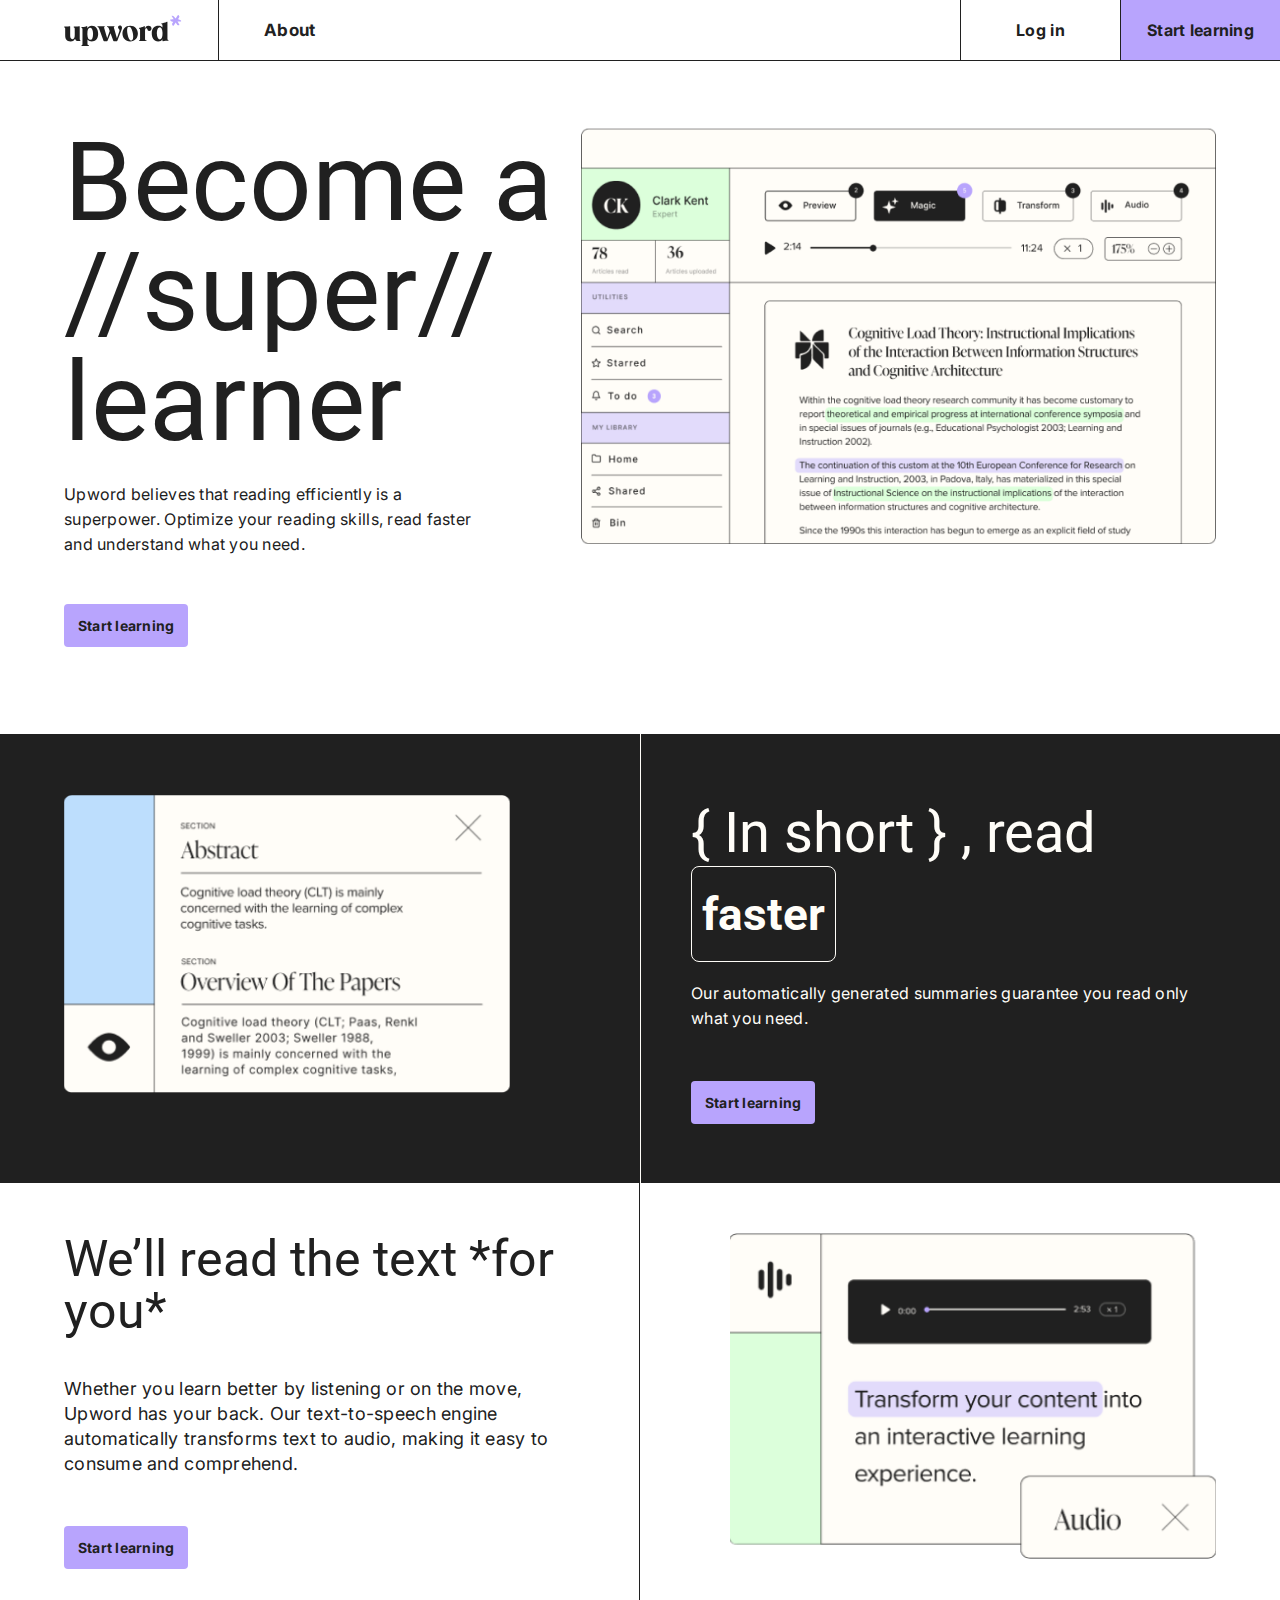
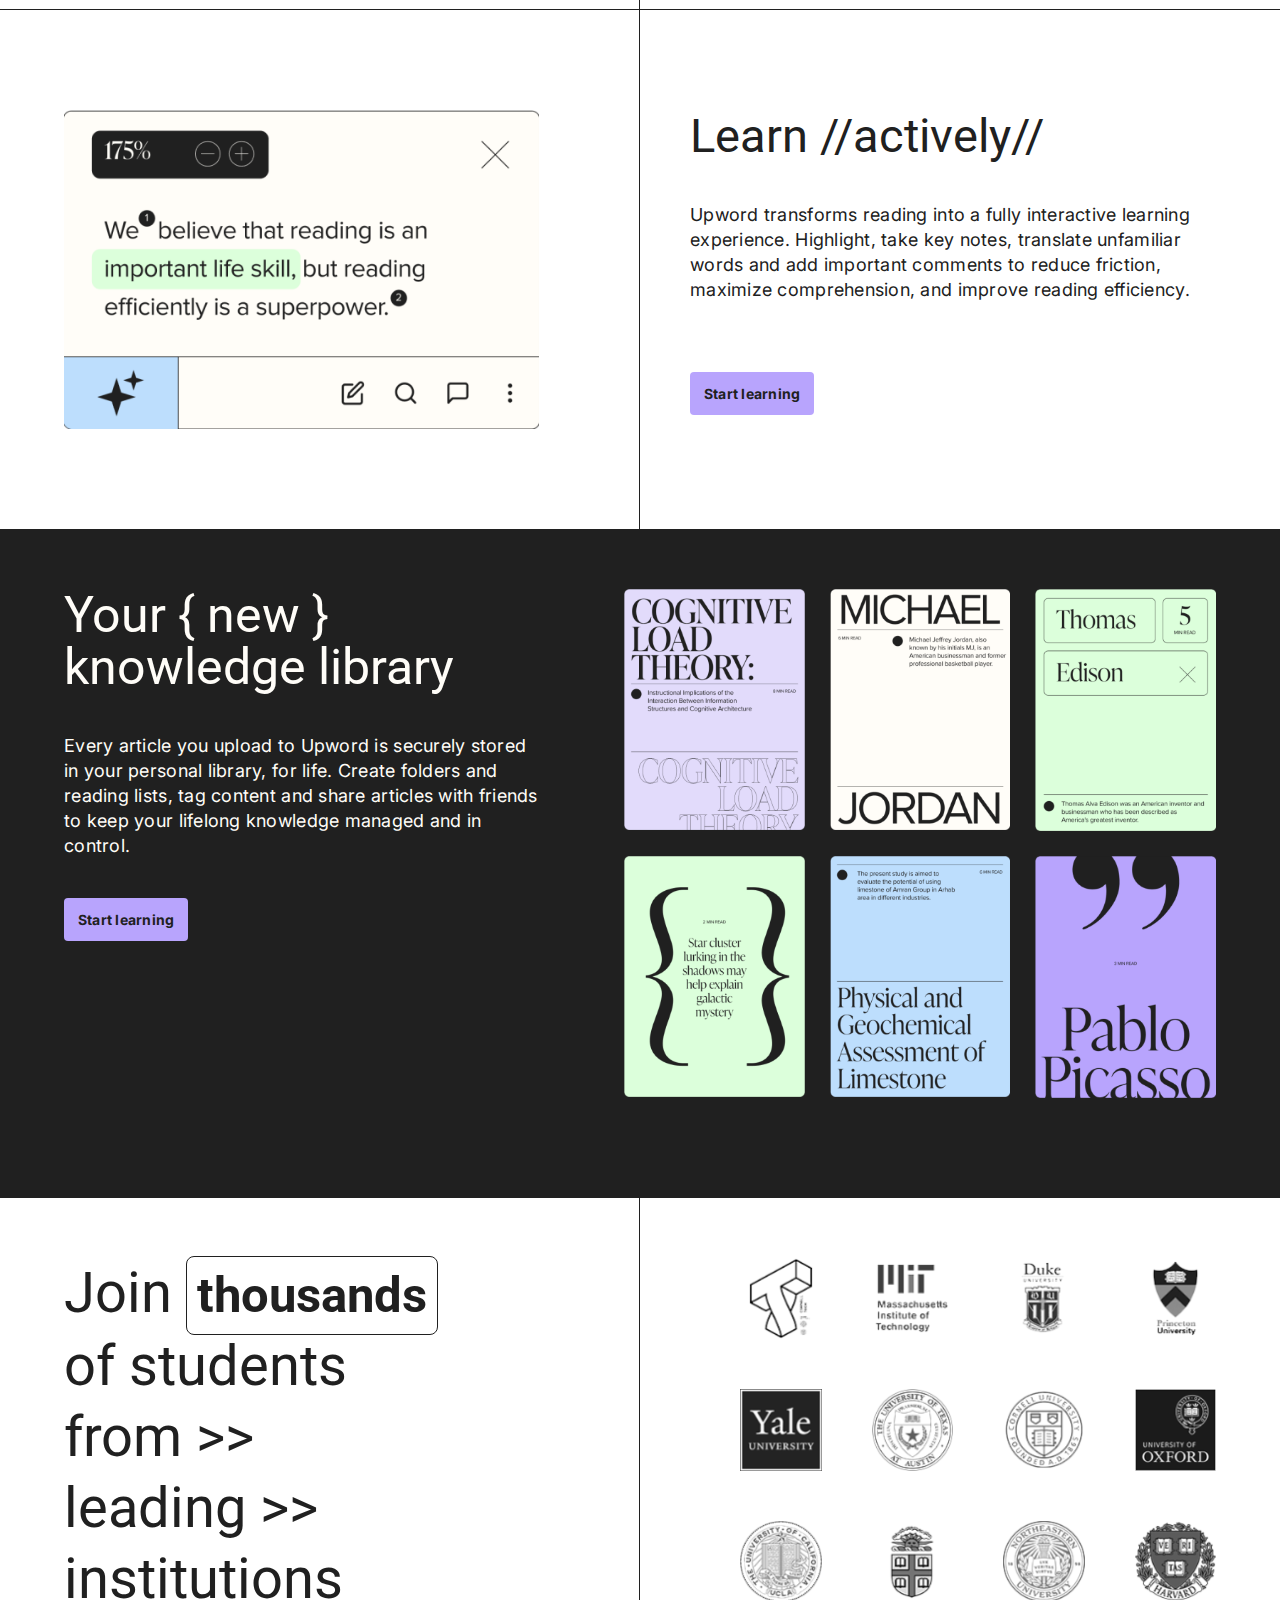
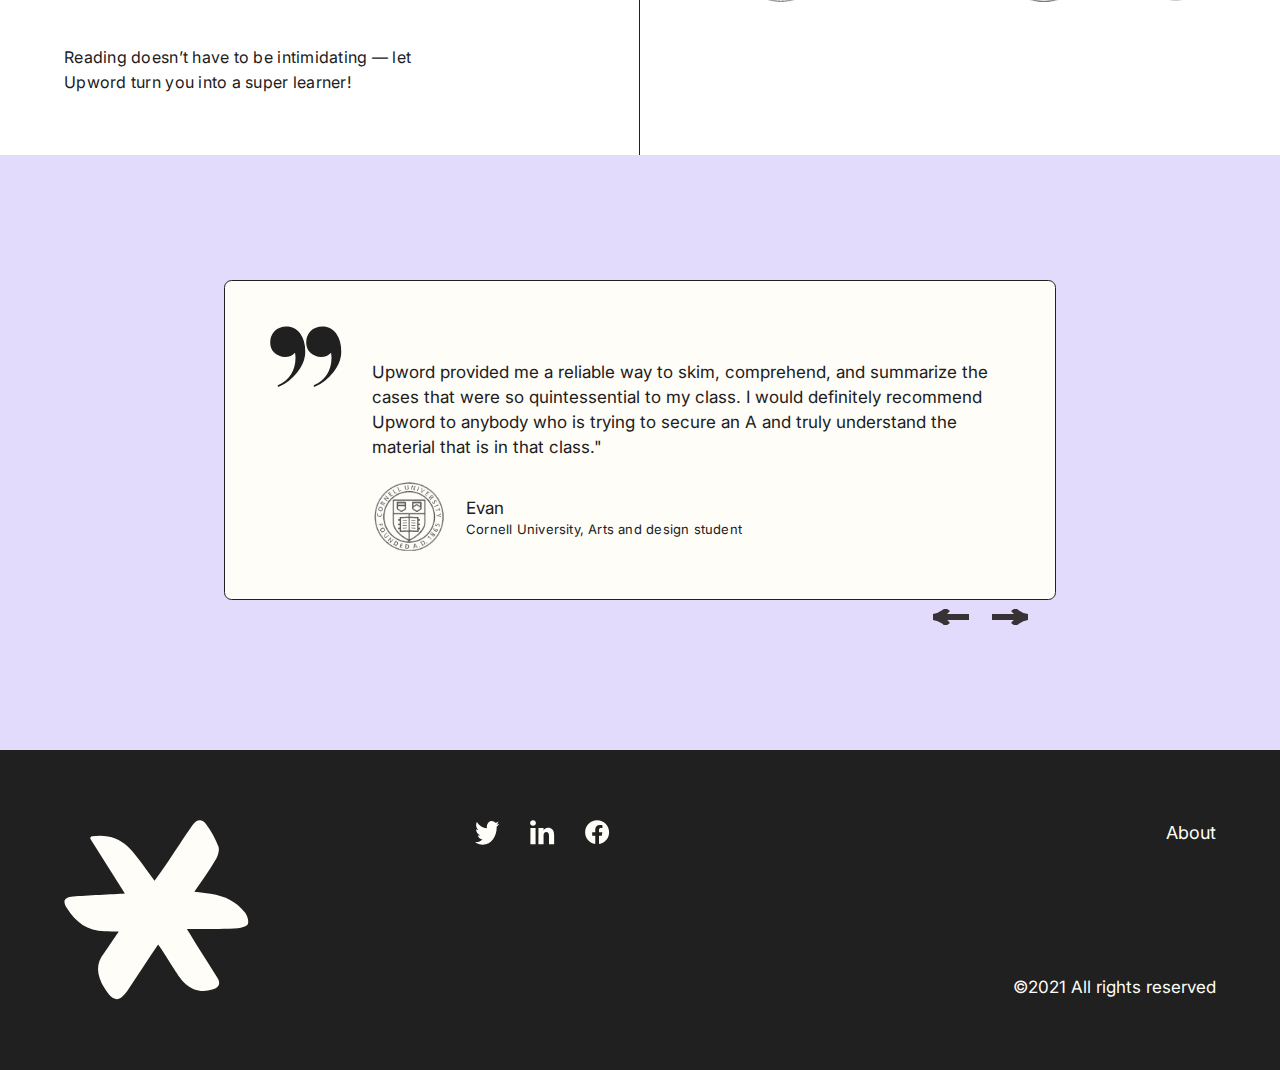
<file: Front-end/Layouts-for-Junior/Upword/index.html>
<!DOCTYPE html>
<html lang="en">
<head>
	<link rel="stylesheet" href="css/style.css">
	<link href="https://fonts.googleapis.com/css2?family=Inter:wght@400;700&family=Roboto:wght@400;700&display=swap" rel="stylesheet">
	<meta charset="UTF-8">
	<meta http-equiv="X-UA-Compatible" content="IE=edge">
	<meta name="viewport" content="width=device-width, initial-scale=1.0">
	<title>Upword</title>
</head>
<body>
	<div class="wrapper">

		<header class="header">
			<div class="header__container">
				<div class="header__row">
					<section class="header__section">
						<div class="header__logo">
							<a href="#"><img src="img/upword-logo.svg" alt=""></a>
						</div>
						<div class="header__text"><a href="#">About</a></div>
					</section>
					<section class="header__section">
						<div class="header__item">
							<div class="header__link header__link_1"><a href="#">Log in</a></div>
							<div class="header__link header__link_2"><a href="#">Start learning</a></div>
						</div>
					</section>
				</div>
			</div>
		</header>

		<div class="learner">
			<div class="learner__container container">
				<div class="learner__row">
					<section class="learner__section">
						<div class="learner__item">
							<div class="learner__title">Become a //super// learner</div>
							<div class="learner__text">Upword believes that reading efficiently is a superpower. Optimize your reading skills, read faster and understand what you need.</div>
							<div class="learner__button button"><a href="#">Start learning</a></div>
						</div>
					</section>
					<section class="learner__section">
						<div class="learner__img">
							<img src="img/first.png" alt="">
						</div>
					</section>
				</div>
			</div>
		</div>
		<div class="faster">
			<div class="faster__container container">
				<div class="faster__row">
					<section class="faster__section">
						<div class="faster__img">
							<img src="img/second.png" alt="">
						</div>
					</section>
					<section class="faster__section">
						<div class="faster__item">
							<div class="faster__title">{ In short } , read <span>faster</span></div>
							<div class="faster__text">Our automatically generated summaries guarantee you read only what you need.</div>
							<div class="faster__button button"><a href="#">Start learning</a></div>
						</div>
					</section>
				</div>
			</div>
		</div>
		<div class="read">
			<div class="read__container container">
				<div class="read__row">
					<section class="read__section">
						<div class="read__item">
							<div class="read__title">We’ll read the text *for you*</div>
							<div class="read__text">Whether you learn better by listening or on the move, Upword has your back. Our text-to-speech engine automatically transforms text to audio, making it easy to consume and comprehend.</div>
							<div class="read__button button"><a href="#">Start learning</a></div>
						</div>
					</section>
					<section class="read__section">
						<div class="read__img">
							<img src="img/third.png" alt="">
						</div>
					</section>
				</div>
			</div>
		</div>
		<div class="actively">
			<div class="actively__container container">
				<div class="actively__row">
					<section class="actively__section">
						<div class="actively__img">
							<img src="img/learn.png" alt="">
						</div>
					</section>
					<section class="actively__section">
						<div class="actively__item">
							<div class="actively__title">
								Learn //actively//
							</div>
							<div class="actively__text">
								Upword transforms reading into a fully interactive learning experience. Highlight, take key notes, translate unfamiliar words and add important comments to reduce friction, maximize comprehension, and improve reading efficiency.
							</div>
							<div class="actively__button button">
								<a href="#">Start learning</a>
							</div>
						</div>
					</section>
				</div>
			</div>
		</div>
		<div class="new">
			<div class="new__container container">
				<div class="new__row">
					<section class="new__section">
						<div class="new__item">
							<div class="new__title">Your { new } knowledge library</div>
							<div class="new__text">Every article you upload to Upword is securely stored in your personal library, for life. Create folders and reading lists, tag content and share articles with friends to keep your lifelong knowledge managed and in control.</div>
							<div class="new__button button"><a href="#">Start learning</a></div>
						</div>
					</section>
					<section class="new__section">
						<div class="new__images">
							<a class="new__img" href="#">
								<img src="img/library01.png" alt="">
							</a>
							<a class="new__img" href="#">
								<img src="img/library02.png" alt="">
							</a>
							<a class="new__img" href="#">
								<img src="img/library03.png" alt="">
							</a>
							<a class="new__img" href="#">
								<img src="img/library04.png" alt="">
							</a>
							<a class="new__img" href="#">
								<img src="img/library05.png" alt="">
							</a>
							<a class="new__img" href="#">
								<img src="img/library06.png" alt="">
							</a>
						</div>
					</section>
				</div>
			</div>
		</div>
		<div class="leading">
			<div class="leading__container container">
				<div class="leading__row">
					<section class="leading__section">
						<div class="leading__item">
							<div class="leading__title">Join <span>thousands</span> of students from >> leading >> institutions</div>
							<div class="leading__text">Reading doesn’t have to be intimidating — let Upword turn you into a super learner!</div>
						</div>
					</section>
					<section class="leading__section">
						<div class="leading__images">
							<div class="leading__img">
								<img src="img/institutions01.svg" alt="">
							</div>
							<div class="leading__img">
								<img src="img/institutions02.svg" alt="">
							</div>
							<div class="leading__img">
								<img src="img/institutions03.svg" alt="">
							</div>
							<div class="leading__img">
								<img src="img/institutions04.svg" alt="">
							</div>
							<div class="leading__img">
								<img src="img/institutions05.svg" alt="">
							</div>
							<div class="leading__img">
								<img src="img/institutions06.svg" alt="">
							</div>
							<div class="leading__img">
								<img src="img/institutions07.svg" alt="">
							</div>
							<div class="leading__img">
								<img src="img/institutions08.svg" alt="">
							</div>
							<div class="leading__img">
								<img src="img/institutions09.svg" alt="">
							</div>
							<div class="leading__img">
								<img src="img/institutions10.svg" alt="">
							</div>
							<div class="leading__img">
								<img src="img/institutions11.svg" alt="">
							</div>
							<div class="leading__img">
								<img src="img/institutions12.svg" alt="">
							</div>
						</div>
					</section>
				</div>
			</div>
		</div>
		<div class="comments">
			<div class="comments__container">
				<div class="comments__row">
					<div class="comments__cards">
					<div class="comments__card card">
						<div class="card__item">
							<div class="card__row">
								<div class="card__quoteses">
									<div class="card__quotes">
										<img src="img/quotes.svg" alt="">
									</div>
									<div class="card__quotes">
										<img src="img/quotes.svg" alt="">
									</div>
								</div>
								<div class="card__info">
									<div class="card__text">Upword provided me a reliable way to skim, comprehend, and summarize the cases that were so quintessential to my class. I would definitely recommend Upword to anybody who is trying to secure an A and truly understand the material that is in that class."</div>
									<div class="card__about">
										<div class="card__logo">
											<img src="img/institutions07.svg" alt="">
										</div>
										<div class="card__people">
											<div class="card__name">Evan</div>
											<div class="card__people__about">Cornell University, Arts and design student</div>
										</div>
									</div>
								</div>
							</div>
						</div>
					</div>

					</div>
					<div class="comments__arrows">
						<div class="comments__arrow">
							<img src="img/arrow.svg" alt="">
						</div>
						<div class="comments__arrow">
							<img src="img/arrow.svg" alt="">
						</div>
					</div>
				</div>
			</div>
		</div>

		<footer class="footer">
			<div class="footer__container container">
				<div class="footer__row">
					<section class="footer__section">
						<div class="footer__logo__row">
							<div class="footer__logo">
								<img src="img/star-logo.svg" alt="">
							</div>
							<div class="footer__socials">
								<div class="footer__social">
									<a href="#" target="_blank"><img src="img/twitter.svg" alt=""></a>
								</div>
								<div class="footer__social">
									<a href="#" target="_blank"><img src="img/linkedin.svg" alt=""></a>
								</div>
								<div class="footer__social">
									<a href="#" target="_blank"><img src="img/facebook.svg" alt=""></a>
								</div>
							</div>
						</div>
					</section>
					<section class="footer__section">
						<div class="footer__text__row">
							<div class="footer__text"><a href="#">About</a></div>
							<div class="footer__copy">©2021 All rights reserved</div>
						</div>
					</section>
				</div>
			</div>
		</footer>

	</div>
</body>
</file>
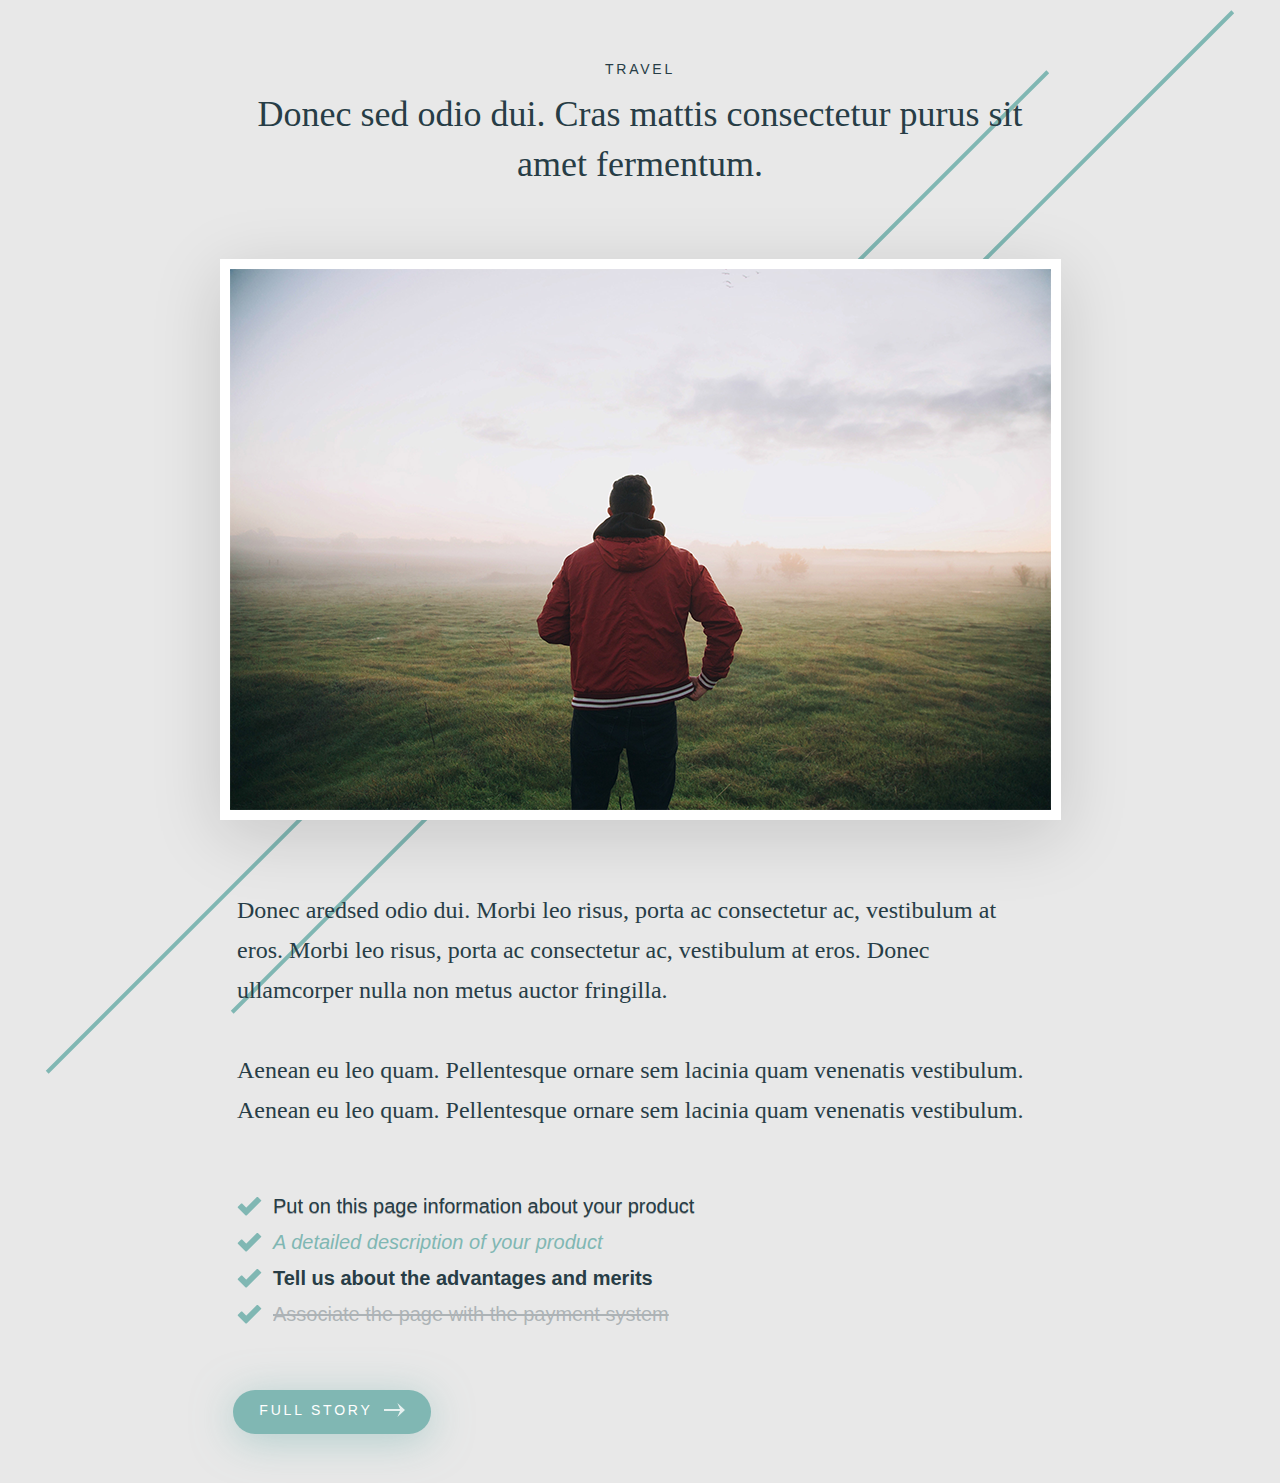
<file: Front-end/Lessons/Css/Background/index.html>
<!DOCTYPE html>
<html lang="en">
<head>
   <link rel="stylesheet" href="css/style.css">
   <meta charset="UTF-8">
   <meta http-equiv="X-UA-Compatible" content="IE=edge">
   <meta name="viewport" content="width=device-width, initial-scale=1.0">
   <title>Background</title>
</head>
<body>
   <div class="wrapper">
      <div class="container">

         <div class="titles">
            <div class="titles__container">
               <div class="titles__title">Travel</div>
               <div class="titles__subtitle">Donec sed odio dui. Cras mattis consectetur purus sit amet fermentum.</div>
            </div>
         </div>

         <div class="images">
            <div class="images__container">
               <div class="images__image">
                  <img src="img/light_man_copy_26.png" alt="">
               </div>
            </div>
         </div>

         <div class="text">
            <div class="text__container">
               <div class="text__txt">
                  <p>Donec aredsed odio dui. Morbi leo risus, porta ac consectetur ac, vestibulum at eros. Morbi leo risus, porta ac consectetur ac, vestibulum at eros. Donec ullamcorper nulla non metus auctor fringilla.</p>
                  <p>Aenean eu leo quam. Pellentesque ornare sem lacinia quam venenatis vestibulum. Aenean eu leo quam. Pellentesque ornare sem lacinia quam venenatis vestibulum.</p>
               </div>
            </div>
         </div>

         <div class="sentences">
            <div class="sentences__container">
               <ul class="sentences__list">
                  <li>Put on this page information about your product</li>
                  <li>A detailed description of your product</li>
                  <li>Tell us about the advantages and merits</li>
                  <li><span>Associate the page with the payment system</span></li>
               </ul>
            </div>
         </div>

         <div class="button">
            <a href="#" target="_blank" class="button__btn">
               <span>Full Story</span>
            </a>
         </div>

      </div>
   </div>
</body>
</html>
</file>
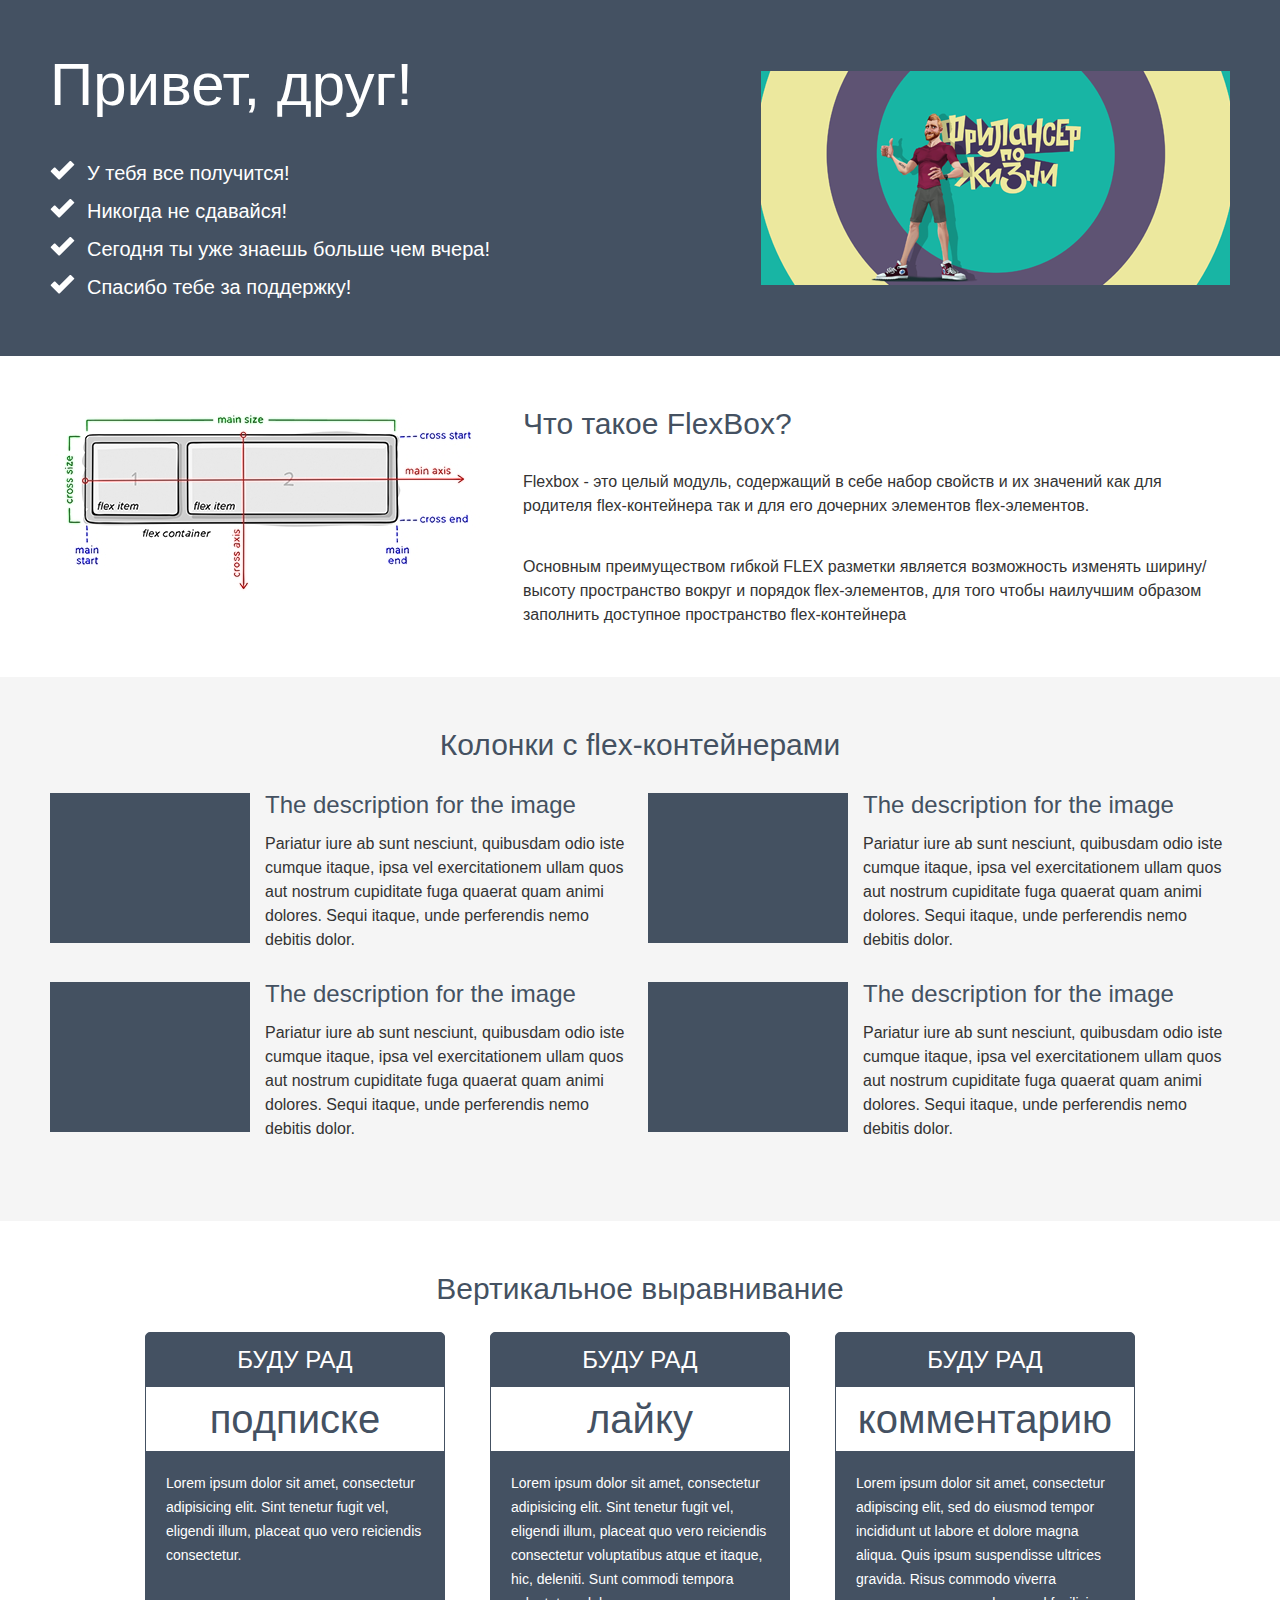
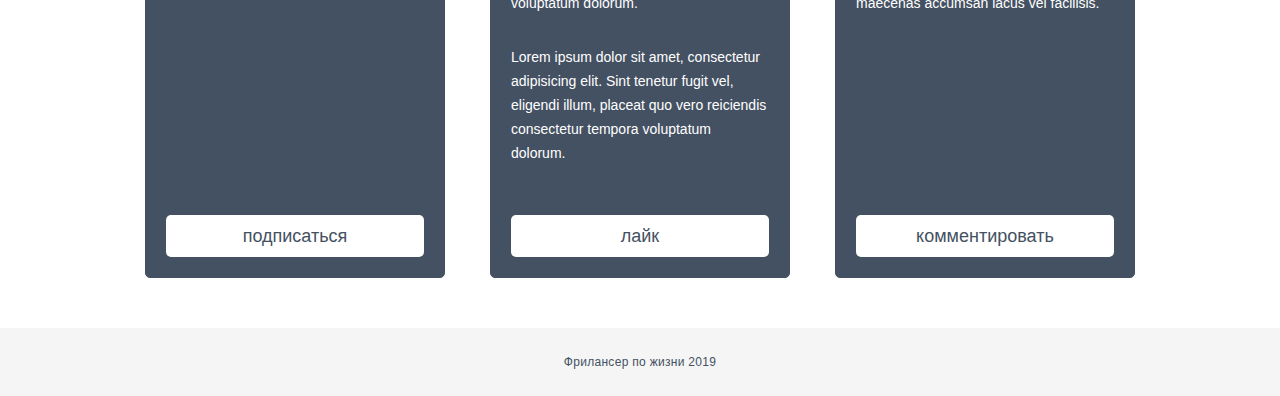
<file: Front-end/Lessons/Css/Flexbox/index.html>
<!DOCTYPE html>
<html lang="ru">
<head>
   <link rel="stylesheet" href="css/style.css">
   <meta charset="UTF-8">
   <meta http-equiv="X-UA-Compatible" content="IE=edge">
   <meta name="viewport" content="width=device-width, initial-scale=1.0">
   <title>FLEXBOX</title>
</head>
<body>
   <div class="wrapper">
      <div class="content">

         <div class="header">
            <div class="container">
               <div class="header__row">
                  <div class="header__text">
                     <div class="header__title">Привет, друг!</div>
                     <div class="header__sentences">
                        <ul>
                           <li>У тебя все получится!</li>
                           <li>Никогда не сдавайся!</li>
                           <li>Сегодня ты уже знаешь больше чем вчера!</li>
                           <li>Спасибо тебе за поддержку!</li>
                        </ul>
                     </div>
                  </div>
                  <div class="header__img">
                     <img src="img/Layer_3.png" alt="logo">
                  </div>
               </div>
            </div>
         </div>

         <div class="about">
            <div class="container">
               <div class="about__row">
                  <div class="about__img">
                     <img src="img/image_2.jpg" alt="about flexbox">
                  </div>
                  <div class="about__text">
                     <div class="about__title title">Что такое FlexBox?</div>
                     <div class="about__sentences">
                        <p>Flexbox - это целый модуль, содержащий в себе набор свойств и их значений как для родителя flex-контейнера так и для его дочерних элементов flex-элементов.</p>
                        <p>Основным преимуществом гибкой FLEX разметки является возможность изменять ширину/высоту пространство вокруг и порядок flex-элементов, для того чтобы наилучшим образом заполнить доступное пространство flex-контейнера</p>
                     </div>
                  </div>
               </div>
            </div>
         </div>

         <div class="columns">
            <div class="container">
               <div class="columns__title title">Колонки с flex-контейнерами</div>
               <div class="columns__row">
                  <div class="columns__column">
                     <div class="column">
                        <div class="column__row">
                           <div class="column__img">
                              <img src="img/image_3.jpg" alt="photo">
                           </div>
                           <div lang="en" class="column__text">
                              <div class="column__title">The description for the image</div>
                              <div class="column__sentences">
                                 <p>Pariatur iure ab sunt nesciunt, quibusdam odio iste cumque itaque, ipsa vel exercitationem ullam quos aut nostrum cupiditate fuga quaerat quam animi dolores. Sequi itaque, unde perferendis nemo debitis dolor.</p>
                              </div>
                           </div>
                        </div>
                     </div>
                  </div>
                  <div class="columns__column">
                     <div class="column">
                        <div class="column__row">
                           <div class="column__img">
                              <img src="img/image_3.jpg" alt="photo">
                           </div>
                           <div lang="en" class="column__text">
                              <div class="column__title">The description for the image</div>
                              <div class="column__sentences">
                                 <p>Pariatur iure ab sunt nesciunt, quibusdam odio iste cumque itaque, ipsa vel exercitationem ullam quos aut nostrum cupiditate fuga quaerat quam animi dolores. Sequi itaque, unde perferendis nemo debitis dolor.</p>
                              </div>
                           </div>
                        </div>
                     </div>
                  </div>
                  <div class="columns__column">
                     <div class="column">
                        <div class="column__row">
                           <div class="column__img">
                              <img src="img/image_3.jpg" alt="photo">
                           </div>
                           <div lang="en" class="column__text">
                              <div class="column__title">The description for the image</div>
                              <div class="column__sentences">
                                 <p>Pariatur iure ab sunt nesciunt, quibusdam odio iste cumque itaque, ipsa vel exercitationem ullam quos aut nostrum cupiditate fuga quaerat quam animi dolores. Sequi itaque, unde perferendis nemo debitis dolor.</p>
                              </div>
                           </div>
                        </div>
                     </div>
                  </div>
                  <div class="columns__column">
                     <div class="column">
                        <div class="column__row">
                           <div class="column__img">
                              <img src="img/image_3.jpg" alt="photo">
                           </div>
                           <div lang="en" class="column__text">
                              <div class="column__title">The description for the image</div>
                              <div class="column__sentences">
                                 <p>Pariatur iure ab sunt nesciunt, quibusdam odio iste cumque itaque, ipsa vel exercitationem ullam quos aut nostrum cupiditate fuga quaerat quam animi dolores. Sequi itaque, unde perferendis nemo debitis dolor.</p>
                              </div>
                           </div>
                        </div>
                     </div>
                  </div>
               </div>
            </div>
         </div>

         <div class="cards">
            <div class="container">
               <div class="cards__title title">Вертикальное выравнивание</div>
               <div class="cards__card">
                  <div class="card__row">
                     <div class="card card__1">
                        <div class="card__item">
                           <div class="card__title">буду рад</div>
                           <div class="card__subtitle">подписке</div>
                           <div lang="en" class="card__text">
                              <p>Lorem ipsum dolor sit amet, consectetur adipisicing elit. Sint tenetur fugit vel, eligendi illum, placeat quo vero reiciendis consectetur.</p>
                           </div>
                           <div class="card__button">
                              <a href="#">
                                 <div class="card__button__text">подписаться</div>
                              </a>
                           </div>
                        </div>
                     </div>
                     <div class="card card__2">
                        <div class="card__item">
                           <div class="card__title">буду рад</div>
                           <div class="card__subtitle">лайку</div>
                           <div lang="en" class="card__text">
                              <p>Lorem ipsum dolor sit amet, consectetur adipisicing elit. Sint tenetur fugit vel, eligendi illum, placeat quo vero reiciendis consectetur voluptatibus atque et itaque, hic, deleniti. Sunt commodi tempora voluptatum dolorum.</p>
                              <p>Lorem ipsum dolor sit amet, consectetur adipisicing elit. Sint tenetur fugit vel, eligendi illum, placeat quo vero reiciendis consectetur tempora voluptatum dolorum.</p>
                           </div>
                           <div class="card__button">
                              <a href="#">
                                 <div class="card__button__text">лайк</div>
                              </a>
                           </div>
                        </div>
                     </div>
                     <div class="card card__3">
                        <div class="card__item">
                           <div class="card__title">буду рад</div>
                           <div class="card__subtitle">комментарию</div>
                           <div lang="en" class="card__text">
                              <p>Lorem ipsum dolor sit amet, consectetur adipiscing elit, sed do eiusmod tempor incididunt ut labore et dolore magna aliqua. Quis ipsum suspendisse ultrices gravida. Risus commodo viverra maecenas accumsan lacus vel facilisis.</p>
                           </div>
                           <div class="card__button">
                              <a href="#">
                                 <div class="card__button__text">комментировать</div>
                              </a>
                           </div>
                        </div>
                     </div>
                  </div>
               </div>
            </div>
         </div>

         <footer class="footer">
               <div class="footer__row">
                  <div class="footer__text">Фрилансер по жизни 2019</div>
               </div>
         </footer>
      
      </div>
   </div>
</body>
</html>
</file>
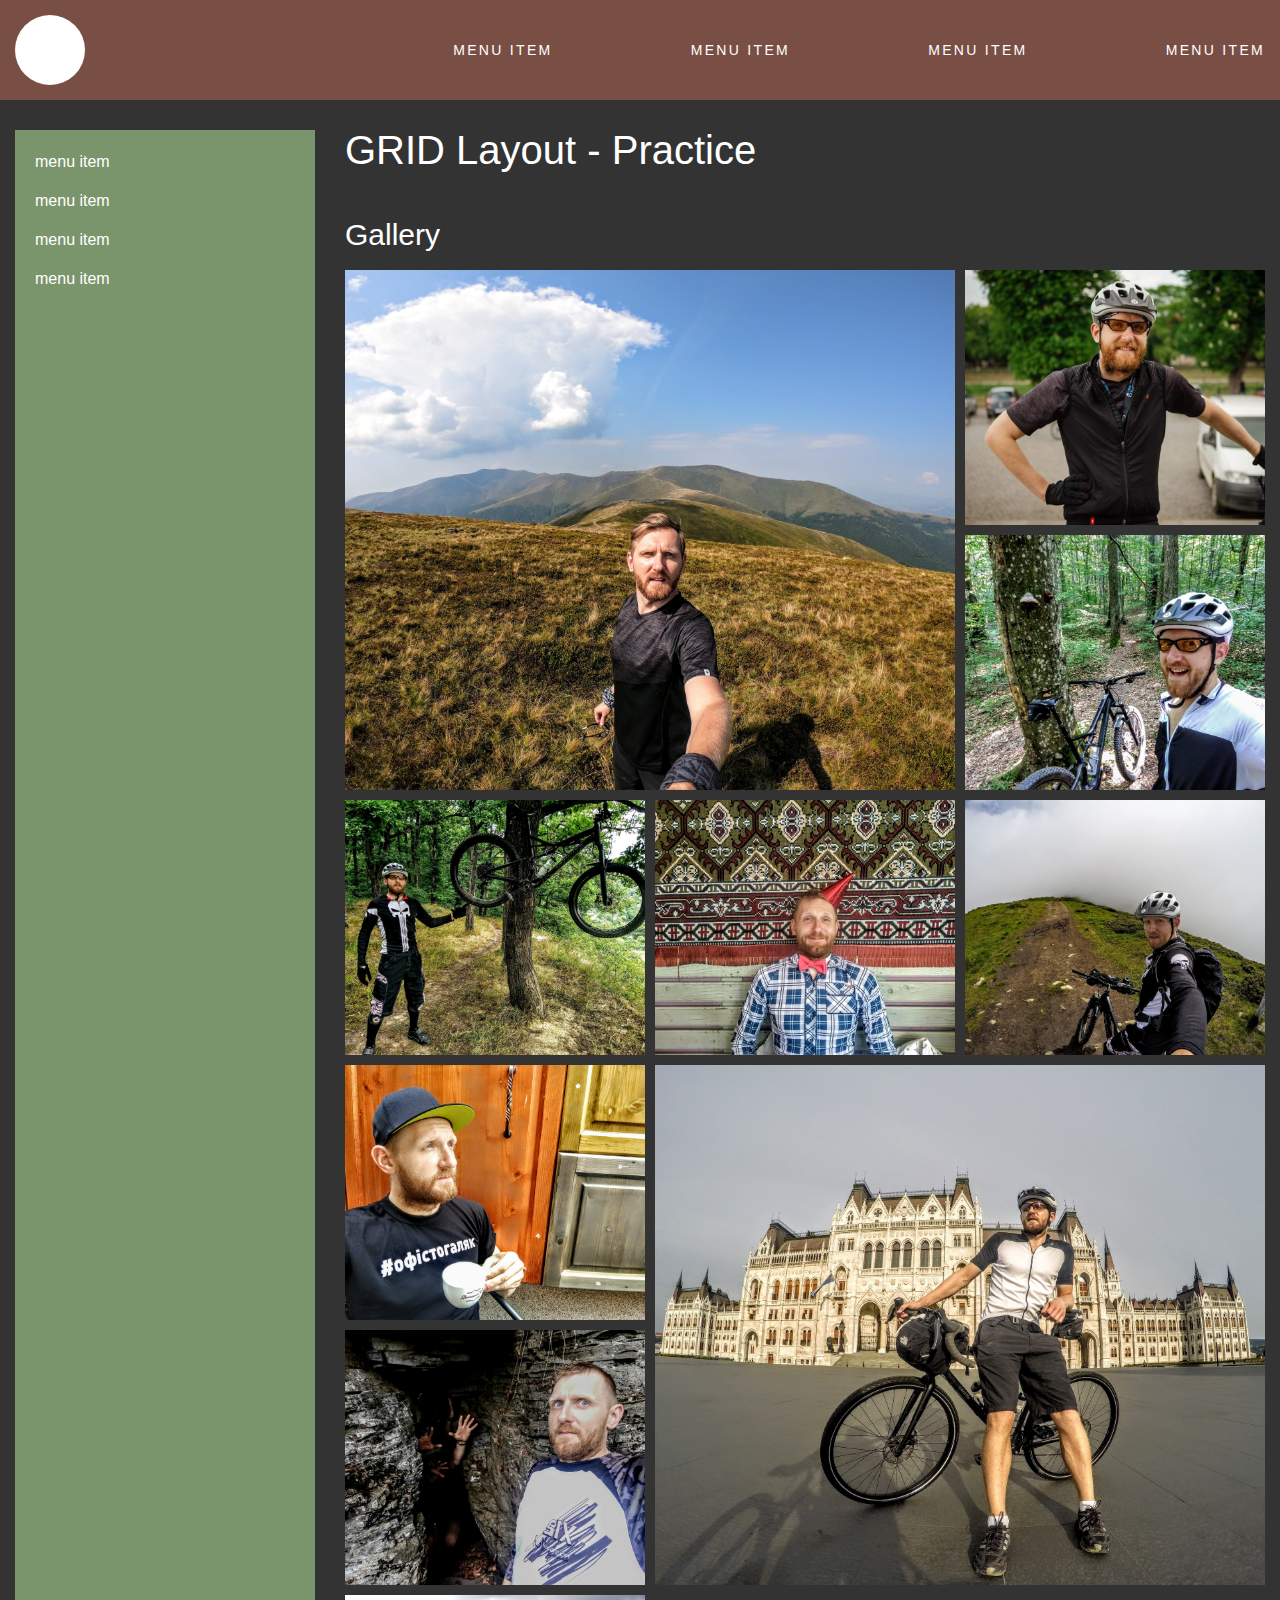
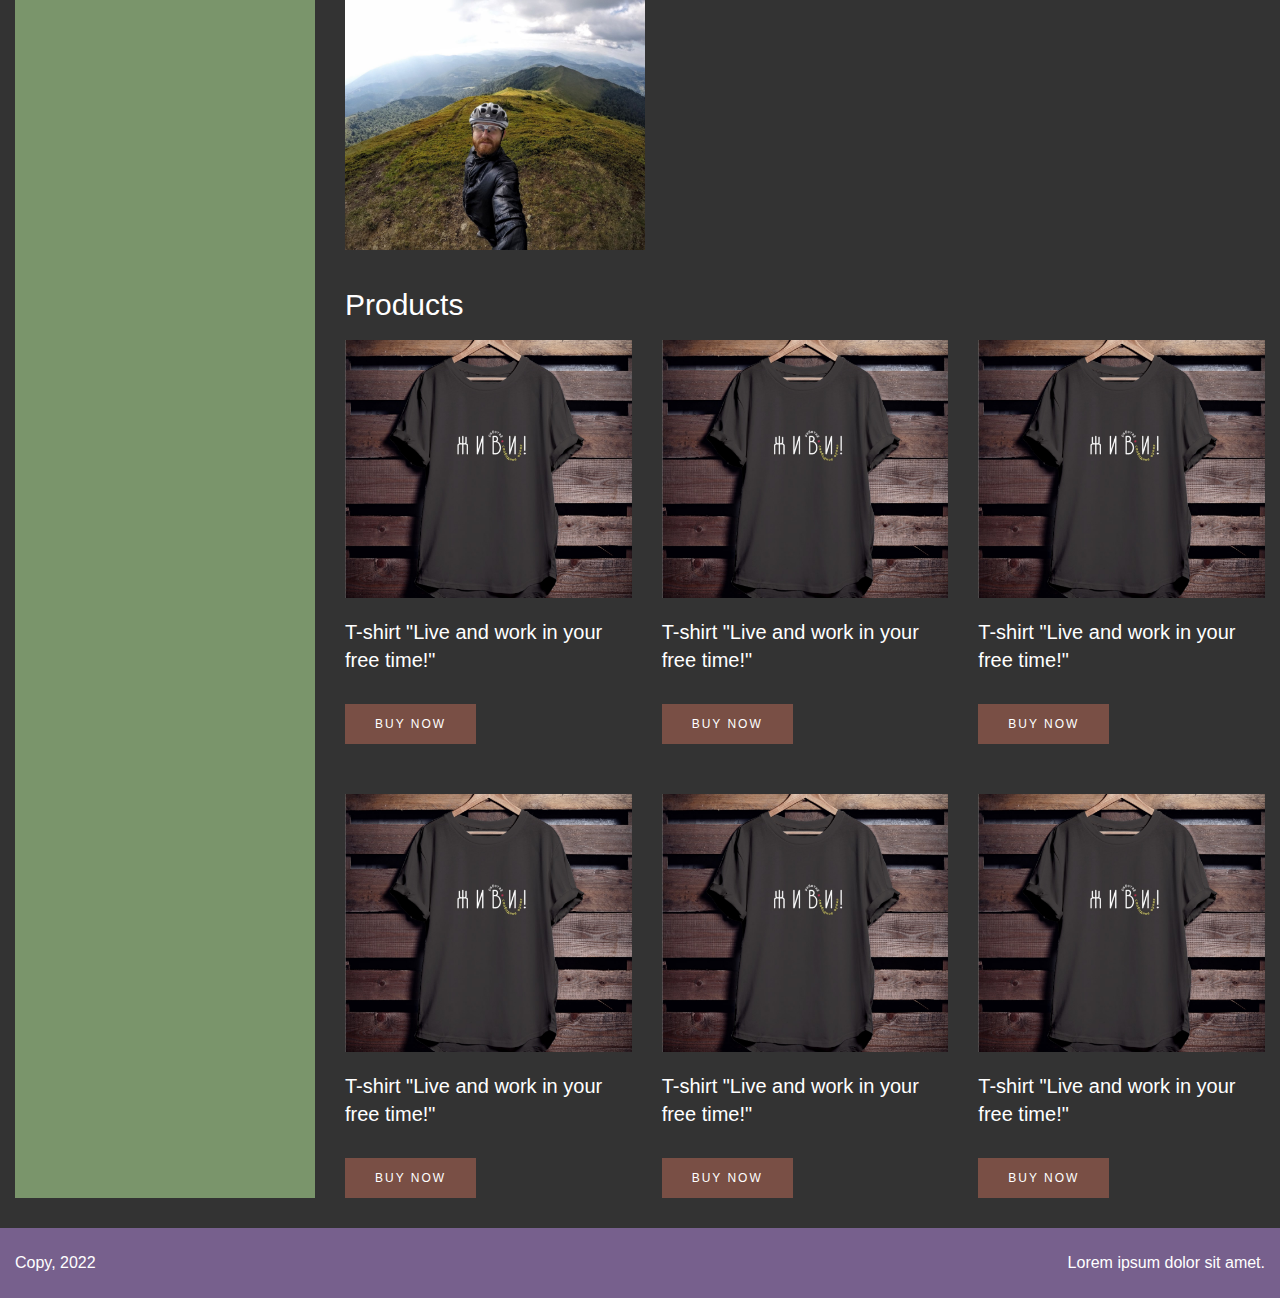
<file: Front-end/Lessons/Css/Grid/index.html>
<!DOCTYPE html>
<html lang="en">
<head>
   <link rel="stylesheet" href="css/style.css">
   <meta charset="UTF-8">
   <meta http-equiv="X-UA-Compatible" content="IE=edge">
   <meta name="viewport" content="width=device-width, initial-scale=1.0">
   <title>Grid Layout</title>
</head>
<body>
   <div class="wrapper">

      <header class="header">
         <div class="header__logo"></div>
         <nav class="header__menu">
            <ul class="header__list">
               <li><a href="#" class="header__link">menu item</a></li>
               <li><a href="#" class="header__link">menu item</a></li>
               <li><a href="#" class="header__link">menu item</a></li>
               <li><a href="#" class="header__link">menu item</a></li>
            </ul>
         </nav>
      </header>
      <main class="main">
         <aside class="sidebar">
            <div class="sidebar__menu">
               <ul class="sidebar__list">
                  <li><a href="#" class="sidebar__link">menu item</a></li>
                  <li><a href="#" class="sidebar__link">menu item</a></li>
                  <li><a href="#" class="sidebar__link">menu item</a></li>
                  <li><a href="#" class="sidebar__link">menu item</a></li>
               </ul>
            </div>
         </aside>
         <div class="content">
            <h1 class="content__title">GRID Layout - Practice</h1>
            <section class="content__gallery gallery">
               <h2 class="gallery__title">Gallery</h2>
               <div class="gallery__items">
                  <div class="gallery__item gallery__item_big">
                     <img src="img/01.jpg" alt="">
                  </div>
                  <div class="gallery__item">
                     <img src="img/02.jpg" alt="">
                  </div>
                  <div class="gallery__item">
                     <img src="img/03.jpg" alt="">
                  </div>
                  <div class="gallery__item">
                     <img src="img/04.jpg" alt="">
                  </div>
                  <div class="gallery__item">
                     <img src="img/05.jpg" alt="">
                  </div>
                  <div class="gallery__item">
                     <img src="img/06.jpg" alt="">
                  </div>
                  <div class="gallery__item">
                     <img src="img/07.jpg" alt="">
                  </div>
                  <div class="gallery__item gallery__item_big">
                     <img src="img/08.jpg" alt="">
                  </div>
                  <div class="gallery__item">
                     <img src="img/09.jpg" alt="">
                  </div>
                  <div class="gallery__item">
                     <img src="img/10.jpg" alt="">
                  </div>
               </div>
            </section>
            <section class="products content__products">
               <h2 class="products__title">Products</h2>
               <div class="products__items">
                  <div class="products__item">
                     <div class="products__img">
                        <a href="#" class="products__image"><img src="img/fls.jpg" alt=""></a>
                     </div>
                     <div class="products__text"><a href="#">T-shirt "Live and work in your free time!"</a></div>
                     <div class="products__button"><a href="#">Buy now</a></div>
                  </div>
                  <div class="products__item">
                     <div class="products__img">
                        <a href="#" class="products__image"><img src="img/fls.jpg" alt=""></a>
                     </div>
                     <div class="products__text"><a href="#">T-shirt "Live and work in your free time!"</a></div>
                     <div class="products__button"><a href="#">Buy now</a></div>
                  </div>
                  <div class="products__item">
                     <div class="products__img">
                        <a href="#" class="products__image"><img src="img/fls.jpg" alt=""></a>
                     </div>
                     <div class="products__text"><a href="#">T-shirt "Live and work in your free time!"</a></div>
                     <div class="products__button"><a href="#">Buy now</a></div>
                  </div>
                  <div class="products__item">
                     <div class="products__img">
                        <a href="#" class="products__image"><img src="img/fls.jpg" alt=""></a>
                     </div>
                     <div class="products__text"><a href="#">T-shirt "Live and work in your free time!"</a></div>
                     <div class="products__button"><a href="#">Buy now</a></div>
                  </div>
                  <div class="products__item">
                     <div class="products__img">
                        <a href="#" class="products__image"><img src="img/fls.jpg" alt=""></a>
                     </div>
                     <div class="products__text"><a href="#">T-shirt "Live and work in your free time!"</a></div>
                     <div class="products__button"><a href="#">Buy now</a></div>
                  </div>
                  <div class="products__item">
                     <div class="products__img">
                        <a href="#" class="products__image"><img src="img/fls.jpg" alt=""></a>
                     </div>
                     <div class="products__text"><a href="#">T-shirt "Live and work in your free time!"</a></div>
                     <div class="products__button"><a href="#">Buy now</a></div>
                  </div>
               </div>
            </section>
         </div>
      </main>
      <footer class="footer">
         <div class="footer__copy">Copy, 2022</div>
         <div class="footer__text">Lorem ipsum dolor sit amet.</div>
      </footer>

   </div>
</body>
</html>
</file>
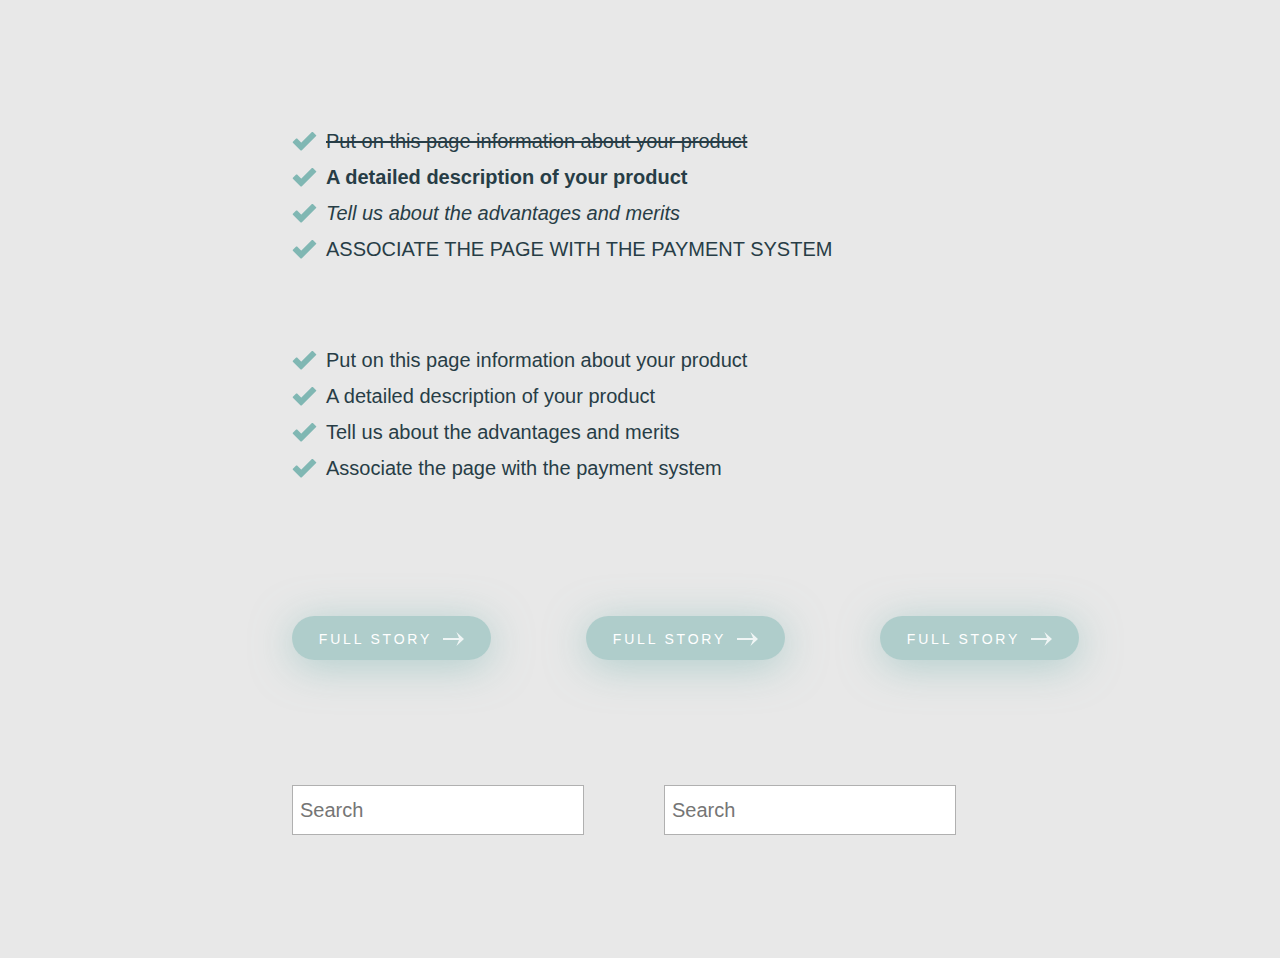
<file: Front-end/Lessons/Css/Pseudo-classes/index.html>
<!DOCTYPE html>
<html lang="en">
<head>
   <link rel="stylesheet" href="css/style.css">
   <meta charset="UTF-8">
   <meta http-equiv="X-UA-Compatible" content="IE=edge">
   <meta name="viewport" content="width=device-width, initial-scale=1.0">
   <title>PsevdoClass</title>
</head>
<body>
   <div class="wrapper">

      <div class="list">
         <div class="list__container">
            <div class="list__group">
               <ul class="list__group__sentences">
                  <li>Put on this page information about your product</li>
                  <li>A detailed description of your product</li>
                  <li>Tell us about the advantages and merits</li>
                  <li>Associate the page with the payment system</li>
               </ul>
            </div>
            <div class="list__hover">
               <div class="list__hover__sentences">
                  <ul>
                     <li>Put on this page information about your product</li>
                     <li>A detailed description of your product</li>
                     <li>Tell us about the advantages and merits</li>
                     <li>Associate the page with the payment system</li>
                  </ul>
               </div>
            </div>
         </div>
      </div>

      <div class="buttons">
         <div class="buttons__container">
               <div class="buttons__button">
                  <a href="#" target="_blank"><div class="buttons__button__txt"><span>Full Story</span></div></a>
               </div>
            <div class="buttons__button buttons__effect">
               <a href="#" target="_blank"><div class="buttons__button__txt"><span>Full Story</span></div></a>
            </div>
            <div class="buttons__button buttons__effect">
               <a href="#" target="_blank"><div class="buttons__button__txt"><span>Full Story</span></div></a>
            </div>
         </div>
      </div>

      <div class="inputs">
         <div class="inputs__container">
            <div class="input__button">
               <input placeholder="Search" type="text">
            </div>
            <div class="input__button">
               <input placeholder="Search" type="text">
            </div>
         </div>
      </div>

   </div>
</body>
</html>
</file>
<file: Front-end/Layouts-for-beginners/Aloha/css/style.css>
* {
   padding: 0;
   margin: 0;
   border: 0;
}
*,
*::before,
*::after {
   -moz-box-sizing: border-box;
   -webkit-box-sizing: border-box;
   box-sizing: border-box;
}
:focus,:active{outline: none;}
a:focus,a:active{outline: none;}
nav,footer,header,aside{display: block;}
html, body {
   height: 100%;
   width: 100%;
   font-size: 100%;
   line-height: 1;
   font-size: 14px;
   -ms-text-size-adjust: 100%;
   -moz-text-size-adjust: 100%;
   -webkit-text-size-adjust: 100%;
}
input,button,textarea{font-family: inherit;}
input::-ms-clear{display: none;}
button{cursor: pointer;}
button::-moz-focus-inner{padding: 0; border: 0;}
a, a:visited{text-decoration: none;}
a:hover{text-decoration: none;}
ul li {list-style: none;}
img{vertical-align: top;}
h1,h2,h3,h4,h5,h6{font-size: inherit; font-weight: 400;}
/* ---------------------------------------------------------- */
body{
   background-color: #E5E5E5;
   font-family: 'Poppins', sans-serif;;
}

.wrapper {
   min-height: 100%;
	overflow: hidden;
	display: flex;
	flex-direction: column;
}
.container {
   max-width: 1180px;
	margin: 0px auto;
   padding: 40px 0 100px;
}
@media (max-width: 1210px){
   .container{
      max-width: 1080px;
   }
}
@media (max-width: 1110px){
   .container{
      max-width: 980px;
   }
}
@media (max-width: 1010px){
   .container{
      max-width: 880px;
   }
}
@media (max-width: 910px){
   .container{
      max-width: 780px;
   }
}
@media (max-width: 810px){
   .container{
      max-width: 680px;
   }
}
@media (max-width: 710px){
   .container{
      max-width: 580px;
   }
}
@media (max-width: 610px){
   .container{
      max-width: 480px;
   }
}
@media (max-width: 510px){
   .container{
      max-width: 380px;
   }
}
@media (max-width: 410px){
   .container{
      max-width: 280px;
   }
}
.content{
   flex: 1 1 auto;
}
.title {
   font-size: 80px;
   line-height: 100px;
   color: #4B321D;
}
@media (max-width: 1110px){
   .title{
      font-size: 70px;
      line-height: 80px;
   }
}
@media (max-width: 910px){
   .title{
      font-size: 50px;
      line-height: 60px;
   }
}
@media (max-width: 510px){
   .title{
      font-size: 30px;
      line-height: 40px;
   }
}
.button {
}
.button a{
   color: #4B321D;
   width: 162px;
   height: 50px;
   font-size: 20px;
   line-height: 29px;

   border: 2px solid #4B321D;
   border-radius: 3px;
   
   display: flex;
   align-items: center;
   justify-content: center;
}
@media (max-width: 510px){
   .button a{
      width: 130px;
      height: 50px;
      font-size: 16px;
      line-height: 24px;
   }
}



.header {

}
.header__container{
   display: flex;
   justify-content: space-between;
   padding-right: 283px;
   margin-bottom: 115px;
}
@media (max-width: 1010px){
   .header__container{
      padding-right: 220px;
   }
}
@media (max-width: 910px){
   .header__container{
      margin-bottom: 90px;
      padding-right: 150px;
   }
}
@media (max-width: 810px){
   .header__container{
      padding-right: 0px;
   }
}
@media (max-width: 410px){
   .header__container{
      display: block;
      margin-bottom: 30px;
   }
}

.header__section {

}
.header__logo {
}
@media (max-width: 410px){
   .header__logo{
      margin-bottom: 20px;
      display: flex;
      justify-content: center;
   }
}
.header__item {
   display: flex;
   align-items: center;
   padding: 9px 0;
}
@media (max-width: 410px){
   .header__item{
      display: block;
   }
}
.header__text{
   padding-left: 36px;
}
@media (max-width: 610px){
   .header__text{
      padding-left: 20px;
   }
}
@media (max-width: 410px){
   .header__text{
      padding-left: 0px;
      text-align: center;
      margin-bottom: 20px;
   }
}
.header__text a{
   font-size: 18px;
   line-height: 29px;
   color: #4B321D;
}
@media (max-width: 610px){
   .header__text a{
      font-size: 15px;
      line-height: 20px;
   }
}

.about {
}
.about__container{
   margin-bottom: 145px;
}
@media (max-width: 910px){
   .about__container{
      margin-bottom: 90px;
   }
}
@media (max-width: 410px){
   .about__container{
      margin-bottom: 50px;
   }
}
.about__text{
}

.man {
}
.man__container {
   margin-bottom: 90px;

}
.man__item {
   display: flex;
   justify-content: center;
   height: 450px;
   position: relative;
   overflow: hidden;
   width: 100%;
   border-radius: 16px;
}
.man__item img{
   position: absolute;
   top:50%;
   left:50%;
   transform:translate(-50%,-50%);
   height: 450px;
   object-fit:cover;
   width: 100%;
}



.help {
}
.help__container {
   margin-bottom: 90px;
}
@media (max-width: 610px){
   .help__container{
      margin-bottom: 60px;
   }
}
.help__item {
}
.help__text {
   margin-bottom: 56px;
}
.help__button {

}

.services {
}
.services__container {
   margin-bottom: 90px;
}
.services__row {

}
.row{
   display: flex;
   align-items: center;
}
.services__img {
   height: 400px;
   position: relative;
   overflow: hidden;
   width: 100%;
   border-radius: 16px;
}
@media (max-width: 710px){
   .services__img{
      width: 500px;
   }
}

.services__img img{
   position: absolute;
   top:50%;
   left:50%;
   transform:translate(-50%,-50%);
   height: 100%;
   object-fit:cover;
   width: 100%;
}
@media (max-width: 710px){
   .services__img img{
   }
}

.services__item {
   padding-left: 100px;
}
@media (max-width: 710px){
   .services__item{
      padding-left: 50px;
   }
}
.services__text {
}
.text {
   font-size: 38px;
   line-height: 44px;
   color: #4B321D;
   margin-bottom: 45px;
}
@media (max-width: 710px){
   .text{
      font-size: 30px;
      line-height: 38px;
      margin-bottom: 35px;
   }
}
@media (max-width: 410px){
   .text{
      font-size: 23px;
      line-height: 33px;
      margin-bottom: 28px;
   }
}
.services__button {
}

.follow {
}
.follow__container {
   margin-bottom: 90px;
}
.follow__row {
}
.follow__item {
   padding-right: 100px;
}
@media (max-width: 710px){
   .follow__item{
      padding-right: 50px;
   }
}
.follow__text {
}
.follow__button {
}
.follow__img {
   height: 400px;
   position: relative;
   overflow: hidden;
   width: 100%;
   border-radius: 16px;
}
@media (max-width: 710px){
   .follow__img{
      width: 500px;
   }
}
.follow__img img{
   position: absolute;
   top:50%;
   left:50%;
   transform:translate(-50%,-50%);
   height: 100%;
   object-fit:cover;
   width: 100%;
}


.sentence {
}
.sentence__container {
   margin: 0 -5% 84px;
}
@media (max-width: 710px){
   .sentence__container{
      margin: 0 0 50px;
   }
}
.sentence__item {
   background-color: #4B321D;
   height: 476px;
   border-radius: 16px;
   padding: 80px 60px;
}
@media (max-width: 710px){
   .sentence__item{
      padding: 40px 30px;
      height: 260px;
   }
}
@media (max-width: 410px){
   .sentence__item{
      height: 320px;
   }
}
.sentence__text {
   color: #F1F1EB;
   margin-bottom: 45px;
}
@media (max-width: 710px){
   .sentence__text{
      margin-bottom: 30px;
      font-size: 30px;
      line-height: 40px;
   }
}
.sentence__name {
   font-size: 26px;
   line-height: 36px;
   color: #F1F1EB;
}
@media (max-width: 710px){
   .sentence__name{
      font-size: 20px;
      line-height: 30px;
   }
}

.form {
}
.form__container {
   margin-bottom: 190px;
}
@media (max-width: 910px){
   .form__container{
      margin-bottom: 100px;
   }
}
@media (max-width: 610px){
   .form__container{
      margin-bottom: 50px;
   }
}
.form__item {
}
.form__text {
   margin-bottom: 56px;
}
@media (max-width: 610px){
   .form__text{
      margin-bottom: 30px;
   }
}
.form__button {
}

.footer {
}
.footer__container {
}
.footer__row {
   display: flex;
   justify-content: space-between;
   flex-wrap: wrap;
}

.footer__section {
   display: flex;

}
.footer__section_1{

}
@media (max-width: 910px){
   .footer__section_1{
      order: 2;
      width: 100%;
      display: block;
   }
}
.footer__section_2{

}
@media (max-width: 910px){
   .footer__section_2{
      justify-content: space-between;
      order: 1;
      width: 100%;
      margin-bottom: 25px;
   }
}
@media (max-width: 310px){
   .footer__section{
      display: block;
   }
}
.footer__item {
   display: block;
}

@media (max-width: 910px){
   .footer__item_1{
      display: flex;
      justify-content: space-between;
      align-items: center;
   }
}
@media (max-width: 410px){
   .footer__item_1{
      display: block;
   }
}
.footer__text {
   font-size: 18px;
   line-height: 29px;
   color: #4B321D;
}
.footer__text_1{
}
.footer__text_2{
}
.footer__text a{
   font-size: 18px;
   line-height: 29px;
   color: #4B321D;
}
@media (max-width: 710px){
   .footer__text{
   margin-bottom: 15px;
   }
}
@media (max-width: 410px){
   .footer__text{
   margin-bottom: 20px;
   }
}
.footer__logo{
   padding-top: 83px;
}
@media (max-width: 910px){
   .footer__logo{
      padding-top: 0;
   }
}
.footer__column {
   padding-left: 178.5px;
}
@media (max-width: 910px){
   .footer__column{
      padding-left: 0;
   }
}

.footer__column_1 {
   padding-left: 0;
}
.footer__column_2 {
}
@media (max-width: 410px){
   .footer__column_2{
      display: none;
   }
}
.footer__column_3{

}
</file>
<file: Front-end/Layouts-for-beginners/Dwel/css/style.css>
* {
   padding: 0;
   margin: 0;
   border: 0;
}
*,
*::before,
*::after {
   -moz-box-sizing: border-box;
   -webkit-box-sizing: border-box;
   box-sizing: border-box;
}
:focus,:active{outline: none;}
a:focus,a:active{outline: none;}
nav,footer,header,aside{display: block;}
html, body {
   height: 100%;
   width: 100%;
   font-size: 100%;
   line-height: 1;
   font-size: 14px;
   -ms-text-size-adjust: 100%;
   -moz-text-size-adjust: 100%;
   -webkit-text-size-adjust: 100%;
}
input,button,textarea{font-family: inherit;}
input::-ms-clear{display: none;}
button{cursor: pointer;}
button::-moz-focus-inner{padding: 0; border: 0;}
a, a:visited{text-decoration: none;}
a:hover{text-decoration: none;}
ul li {list-style: none;}
img{vertical-align: top;}
h1,h2,h3,h4,h5,h6{font-size: inherit; font-weight: 400;}
/* -----------------------------------------------------------------*/
body{
   font-family: Arial, "Helvetica Neue", Helvetica, sans-serif;
   height: 100%;
}

.wrapper {
   min-height: 100%;
   display: flex;
   flex-direction: column;
   margin: 0 auto;
   max-width: 80%;
}


.header {
}
.header__container {
   padding: 40px 0;
   display: flex;
   justify-content: space-between;
}
@media (max-width: 410px){
   .header__container{
      display: block;
      padding: 20px;;
   }
}

.header__section {
}
.header__item {
}
.header__logo {
   font-size: 17px;
   line-height: 25px;
   text-transform: uppercase;
   color: #000000;
}
@media (max-width: 560px){
   .header__logo{
      font-size: 15px;
   }
}
@media (max-width: 410px){
   .header__logo{
      margin-bottom: 20px;
      display: flex;
      justify-content: center;
   }
}
@media (max-width: 320px){
   .header__logo{
      font-size: 13px;
   }
}
.header__list {
   display: flex;
   align-items: center;
}
@media (max-width: 410px){
   .header__list{
      display: block;
   }
}
.header__list li{
   margin-left: 20px;
}
@media (max-width: 410px){
   .header__list li{
      margin-left: 0px;
      text-align: center;
      margin-bottom: 20px;
   }
}
.header__link {
   font-size: 17px;
   line-height: 25px;
   text-transform: uppercase;
   color: #000000;
}
@media (max-width: 560px){
   .header__link{
      font-size: 14px;
   }
}
@media (max-width: 320px){
   .header__link{
      font-size: 12px;
   }
}

.main {
   flex: 1 1 auto;
}
.main__container {
}

.main__video {
   margin-bottom: 120px;
}
@media (max-width: 800px){
   .main__video{
      margin-bottom: 70px;
   }
}
@media (max-width: 410px){
   .main__video{
      margin-bottom: 40px;
   }
}
.video {
}
.video__item {
   height: 550px;
   position: relative;
   overflow: hidden;
   width: 100%;
}
@media (max-width: 1145px){
   .video__item{
      height: 100%;
   }
}
.video__item img{
   width: 100%;
}

.main__projects {
}
.projects {
}
.projects__container {
   margin-bottom: 120px;
}
@media (max-width: 1050px){
   .projects__container{
      margin-bottom: 80px;
   }
}
@media (max-width: 700px){
   .projects__container{
      margin-bottom: 50px;
   }
}
@media (max-width: 500px){
   .projects__container{
      margin-bottom: 30px;
   }
}
.projects__row {
}
.projects__title {
   font-size: 17px;
   line-height: 25px;
   color: #000000;
   text-transform: uppercase;
   margin-bottom: 40px;
}
.projects__items {
   display: grid;
	gap: 40px;
	grid-template: 1fr / 1fr 1fr;
}
@media (max-width: 670px){
   .projects__items{
      grid-template: 1fr / 1fr;
   }
}
.projects__item {
}
.projects__item__photo {
   margin-bottom: 18px;
   padding: 0px 0px 75% 0px;
   position: relative;
}
.projects__item__photo img{
   width: 100%;
   height: 100%;
   top: 0;
   left: 0;
   object-fit: cover;
   position: absolute;
}
.projects__item__text {
   font-size: 24px;
   line-height: 24px;
   color: #000000;
}


.footer {
}
.footer__container {
   padding: 100px 0;
}
@media (max-width: 1200px){
   .footer__container{
      padding: 80px 0;
   }
}
@media (max-width: 700px){
   .footer__container{
      padding: 60px 0;
   }
}
@media (max-width: 470px){
   .footer__container{
      padding: 30px 0;
   }
}
.footer__row {
   display: flex;
   justify-content: space-between;
   flex-wrap: wrap;
}
.footer__section {
   display: flex;
}
@media (max-width: 510px){
   .footer__section{
      display: block;
   }
}
.footer__copy {
}
@media (max-width: 910px){
   .footer__copy{
      order: 2;
      width: 100%;
      display: block;
   }
}
.footer__item {
}
.copy__item {
}
@media (max-width: 910px){
   .copy__item{
      display: flex;
      justify-content: space-between;
      align-items: center;
   }
}
@media (max-width: 410px){
   .copy__item{
      display: block;
   }
}
.footer__logo {
   font-size: 17px;
   line-height: 25px;
   text-transform: uppercase;
   color: #000000;
}
.footer__copy__text {
   font-size: 18px;
   line-height: 25px;
   color: #000000;
}
.footer__copy__text span{
   text-decoration: underline;
}
.footer__paragraph {
}
@media (max-width: 910px){
   .footer__paragraph{
      justify-content: space-between;
      order: 1;
      width: 100%;
      margin-bottom: 35px;
   }
}
.footer__column {
}
.paragraph__item {
   display: block;
   margin-left: 183px;
}
@media (max-width: 1200px){
   .paragraph__item{
      margin-left: 90px;
   }
}
@media (max-width: 910px){
   .paragraph__item{
      margin-left: 0;
   }
}
.paragraph__item__list {
}
.paragraph__item__link {
   font-size: 17px;
   line-height: 25px;
   color: #000000;
}
@media (max-width: 710px){
   .paragraph__item__link{
      display: inline-block;
      margin-bottom: 17px;
   }
}
@media (max-width: 490px){
   .paragraph__item__link{
      display: inline-block;
      margin-bottom: 22px;
   }
}
</file>
<file: Front-end/Layouts-for-beginners/GreenList/css/style.css>
@font-face {
	font-family: 'GT Super Display';
	src: url("../fonts/GT-Super-Display-Super-Trial.eot");
	src: local("O"), url("../fonts/GT-Super-Display-Super-Trial.woff") format("woff"), 
			url("../fonts/GT-Super-Display-Super-Trial.ttf") format("truetype"), 
			url("../fonts/GT-Super-Display-Super-Trial.svg") format("svg");
	font-weight: 900;
	font-style: normal;
}
* {
   padding: 0;
   margin: 0;
   border: 0;
}
*,
*::before,
*::after {
   -moz-box-sizing: border-box;
   -webkit-box-sizing: border-box;
   box-sizing: border-box;
}
:focus,:active{outline: none;}
a:focus,a:active{outline: none;}
nav,footer,header,aside{display: block;}
html, body {
   height: 100%;
   width: 100%;
   font-size: 100%;
   line-height: 1;
   font-size: 14px;
   -ms-text-size-adjust: 100%;
   -moz-text-size-adjust: 100%;
   -webkit-text-size-adjust: 100%;
}
input,button,textarea{font-family: inherit;}
input::-ms-clear{display: none;}
button{cursor: pointer;}
button::-moz-focus-inner{padding: 0; border: 0;}
a, a:visited{text-decoration: none;}
a:hover{text-decoration: none;}
ul li {list-style: none;}
img{vertical-align: top;}
h1,h2,h3,h4,h5,h6{font-size: inherit; font-weight: 400;}


/* -----------------------------------------------------------------*/
html, body{
   font-family: 'Roboto', sans-serif;
   height: 100%;
}

.wrapper {
   min-height: 100%;
   display: flex;
   flex-direction: column;

}
.container{
   max-width: 85%;
   margin: 0 auto;
}


.title{
   font-family: 'GT Super Display';
}

.button {
}
.button__item {
}
.button__item a{
   
}
.button__text {
   display: flex;
   justify-content: center;
   align-items: center;

   font-size: 16px;
   line-height: 24px;
   color: #023A15;
   font-weight: 400;
   
   background-color: #FFFFFF;
   border-radius: 4px;
   width: 185px;
   height: 52px;

}
.button__text::before{
   content: url(../img/icons/slack-logo.svg);
   padding-top: 7px;
   margin-right: 8px;
}
@media (max-width: 920px){
   .button__text {
      font-size: 13px;
      line-height: 17px;
      width: 150px;
   }
}
@media (max-width: 920px){
   .button__text {
      font-size: 13px;
      line-height: 17px;
      width: 130px;
   }
   .button__text::before{
      content: ' ';
      padding-top: 0px;
      margin-right: 0px;
   }
}


.header {
   background-color: #023A15;
}
.header__container {
   padding: 32px 0 83px 0;
}
.header__row {
   display: flex;
   justify-content: space-between;
}
.header__section {
   display: flex;
   align-items: center;
}
.header__item {
   display: flex;
   align-items: center;
}
.header__logo {
}
.header__name {
   font-family: 'GT Super Display';
   font-size: 17px;
   color: #fff;
   margin-left: 9px;
}
.header__list{
   display: flex;
}
.header__list li{
   margin-left: 20px;
}
.header__link{
   font-weight: 500;
   font-size: 16px;
   line-height: 24px;
   color: #FFFFFF;
}
@media (max-width: 1200px){
   .header__container{
      padding: 32px 0 53px 0;
   }
}
@media (max-width: 620px){
   .header__container{
      padding: 32px 0 33px 0;
   }
   .header__row {
      display: block;
   }
   .header__section__text{
      display: block;
   }
   .header__section__logo{
      justify-content: center;
      margin-bottom: 20px;
   }
   .header__item{
      display: block;
   }
   .header__list{
      display: block;
      text-align: center;
   }
   .header__list li{
      margin-bottom: 20px;
   }
   .header__list li:last-child{
      margin-bottom: 0px;
   }
}


.main {
   flex: 1 1 auto;
}
.main__container {
}

.main__screen {
}
.screen {
   background-color: #023A15;
}
.screen__container {
   padding-bottom: 63px;
}
.screen__row {
   display: flex;
   justify-content: space-between;
   align-items: center;
}
.screen__title {
}
.screen__title__container {
}
.screen__title__item {
}
.screen__title__text {
   font-size: 110px;
   line-height: 110px;
   letter-spacing: 2px;
   color: #FFFFFF;
   margin-bottom: 30px;
}
.screen__title__text span{
   color: #F09C96;
}
.screen__title__button {
   margin-bottom: 29px;
}
.screen__title__discount {
   font-size: 12px;
   line-height: 13px;
   color: #FFFFFF;
}
.screen__image {
}
.screen__image img{
}
@media (max-width: 1350px){
   .screen__title__text{
      font-size: 85px;
      line-height: 80px;
   }
   .screen__image img{
      width: 500px;
   }
}
@media (max-width: 1265px){
   .screen__image img{
      width: 450px;
   }
}
@media (max-width: 1205px){
   .screen__title__text{
      font-size: 60px;
      line-height: 70px;
   }
   .screen__image img{
      width: 400px;
   }
}
@media (max-width: 840px){
   .screen__title__text{
      font-size: 40px;
      line-height: 50px;
   }
   .screen__image img{
      width: 300px;
   }
}
@media (max-width: 620px){
   .screen__title__text{
      font-size: 30px;
      line-height: 40px;
   }
   .screen__image img{
      width: 250px;
   }
}
@media (max-width: 500px){
   .screen__row {
      flex-wrap: wrap;
   }
   .screen__title{
      order: 2;
   }
   .screen__image{
      margin-bottom: 20px;
      order: 1;
   }
}
@media (max-width: 300px){
   .screen__image img{
      width: 200px;
   }
}


.main__challenge {
}
.challenge {
}
.challenge__container {
   padding: 128px 0 0;
}   
.challenge__row {
   display: flex;
   justify-content: space-between;
}

.challenge__text {
}
.challenge__text__container {
}
.challenge__text__item {
}
.challenge__text__title {
   font-size: 64px;
   line-height: 84px;
   letter-spacing: 2px;
   color: #000000;
   margin-bottom: 35px;
}
.challenge__text__txt {
   max-width: 460px;
   font-size: 18px;
   line-height: 27px;
   color: #000000;
}
.challenge__text__img {
   position: relative;
   top: 130px;
}

.challenge__image {
   padding-top: 200px;
}
.challenge__image img{
   margin-left: 140px;
}
@media (max-width: 1225px){
   .challenge__text__title{
      font-size: 59px;
      line-height: 60px;
   }
   .challenge__image {
      padding-top: 140px;
   }
   .challenge__image img{
      width: 340px;
   }
}
@media (max-width: 1170px){
   .challenge__text__title{
      font-size: 50px;
      line-height: 60px;
   }
   .challenge__text__img{
      top: 90px;
   }
   .challenge__text__img img{
      width: 500px;
   }
   .challenge__image{
      padding-top: 100px;
   }
   .challenge__image img{
      width: 300px;
      margin-left: 100px;
   }
}
@media (max-width: 1055px){
   .challenge__text__title{
      font-size: 50px;
      line-height: 60px;
   }
   .challenge__text__img{
      top: 70px;
   }
   .challenge__text__img img{
      width: 450px;
   }
   .challenge__image img{
      width: 250px;
      margin-left: 60px;
   }
}
@media (max-width: 970px){
   .challenge__text__title{
      font-size: 35px;
      line-height: 40px;
   }
   .challenge__text__img img{
      width: 400px;
   }
   .challenge__image img{
      width: 200px;
      margin-left: 30px;
   }
}
@media (max-width: 720px){
   .challenge__container {
      padding: 70px 0 0;
   }   
   .challenge__row {
      display: block;
   }
   .challenge__image {
      display: none;
   }
}
@media (max-width: 460px){
   .challenge__text__title{
      font-size: 25px;
      line-height: 30px;
   }
   .challenge__text__img img{
      width: 300px;
   }
}
@media (max-width: 350px){
   .challenge__text__img img{
      width: 250px;
   }
}
@media (max-width: 300px){
   .challenge__text__img img{
      width: 200px;
   }
}


.main__slack {
}
.slack {
   background-color: #FFE6E2;
}
.slack__container {
   padding: 180px 15% 0;
}
.slack__row {
}
.slack__item {
   text-align: center;
}
.slack__title {
   margin-bottom: 60px;
   font-size: 59px;
   line-height: 77px;
   letter-spacing: 3px;
   color: #000000;
}
.slack__text {
   margin: 0 50px;
   font-size: 18px;
   line-height: 27px;
   color: #000000;
}
.slack__image {
   display: flex;
   justify-content: center;
   position: relative;
   top: 60px;
   filter: drop-shadow(0px 13px 35px rgba(0, 0, 0, 0.1));
}
@media (max-width: 1200px){
   .slack__image img{
      width: 600px;
   }
}
@media (max-width: 1100px){
   .slack__title {
      margin-bottom: 40px;
      font-size: 40px;
      line-height: 50px;
   }
}
@media (max-width: 1020px){
   .slack__container {
      padding: 160px 0 0;
   }
   .slack__title {
      margin-bottom: 40px;
      font-size: 40px;
      line-height: 50px;
   }
}
@media (max-width: 840px){
   .slack__image img{
      width: 500px;
   }
}
@media (max-width: 620px){
   .slack__container {
      padding: 120px 0 0;
   }
   .slack__image img{
      width: 400px;
   }
}
@media (max-width: 500px){
   .slack__title {
      margin-bottom: 30px;
      font-size: 30px;
      line-height: 40px;
   }
   .slack__text {
      margin: 0 0px;
   }
   .slack__image img{
      width: 300px;
   }
}
@media (max-width: 350px){
   .slack__image img{
      width: 250px;
   }
}
@media (max-width: 300px){
   .slack__image img{
      width: 200px;
   }
}


.main__card {
}
.card {
}
.card__container {
   padding: 250px 0 130px;
}
.card__title{
   font-family: 'GT Super Display';
   margin-bottom: 20px;
   font-size: 53px;
   line-height: 72px;
   letter-spacing: 2px;
   color: #000000;
}
.card__text{
   max-width: 380px;
   font-size: 18px;
   line-height: 27px;
   color: #000000;
}
.card__img{

}
@media (max-width: 1300px){
   .card__title{
      font-size: 45px;
      line-height: 50px;
   }
}
@media (max-width: 1230px){
   .card__img img{
      width: 500px;
   }
}
@media (max-width: 1160px){
   .card__img img{
      width: 450px;
   }
}
@media (max-width: 1055px){
   .card__img img{
      width: 400px;
   }
}
@media (max-width: 970px){
   .card__title{
      font-size: 35px;
      line-height: 40px;
   }
}
@media (max-width: 850px){
   .card__text{
      max-width: none;
   }
}
@media (max-width: 665px){
   .card__container {
      padding: 200px 0 130px;
   }
   .card__title{
      font-size: 25px;
      line-height: 30px;
   }
   .card__img img{
      width: 300px;
   }
}
@media (max-width: 330px){
   .card__img img{
      width: 250px;
   }
}
@media (max-width: 270px){
   .card__img img{
      width: 200px;
   }
}



.card__educate {
}
.educate {
}
.educate__container {
}
@media (max-width: 850px){
   .educate__container{
      margin-bottom: 20px;
   }
}
.educate__row {
   display: flex;
   align-items: center;
   justify-content: space-between;
}
@media (max-width: 850px){
   .educate__row{
      flex-wrap: wrap;
      justify-content: center;
   }
}
.educate__txt {
   margin-right: 200px;
}
@media (max-width: 1160px){
   .educate__txt{
      margin-right: 150px;
   }
}
@media (max-width: 970px){
   .educate__txt{
      margin-right: 100px;
   }
}
@media (max-width: 850px){
   .educate__txt{
      margin-right: 0;
      order: 2;
   }
}
.educate__txt__item {
}
.educate__txt__title {
}
.educate__txt__text {
}
.educate__image {
}
.educate__image img{
}
@media (max-width: 850px){
   .educate__image{
      order: 1;
   }
}


.card__celebrate {
}
.celebrate {
}
.celebrate__container {
}
@media (max-width: 850px){
   .celebrate__container{
      margin-bottom: 30px;
   }
}
.celebrate__row {
   display: flex;
   align-items: center;
   justify-content: space-between;
}
@media (max-width: 850px){
   .celebrate__row{
      flex-wrap: wrap;
      justify-content: center;
   }
}
.celebrate__image {
   position: relative;
   right: 100px;
}
@media (max-width: 850px){
   .celebrate__image{
      position: static;
      order: 1;
   }
}
.celebrate__image img{
}
.celebrate__txt {
   margin-left: 100px;
}
@media (max-width: 1160px){
   .celebrate__txt{
      margin-left: 50px;
   }
}
@media (max-width: 970px){
   .celebrate__txt{
      margin-left: 0;
   }
}
@media (max-width: 850px){
   .celebrate__txt{
      order: 2;
   }
}
.celebrate__txt__item {
}
.celebrate__txt__title {
}
.celebrate__txt__text {
}


.card__drive {
}
.drive {
}
.drive__container {
}
.drive__row {
   display: flex;
   align-items: center;
   justify-content: space-between;
}
@media (max-width: 850px){
   .drive__row{
      flex-wrap: wrap;
      justify-content: center;
   }
}
.drive__txt {
   margin-right: 200px;
}
@media (max-width: 1160px){
   .drive__txt{
      margin-right: 150px;
   }
}
@media (max-width: 970px){
   .drive__txt{
      margin-right: 100px;
   }
}
@media (max-width: 850px){
   .drive__txt{
      margin-right: 0;
      order: 2;
   }
}
.drive__txt__item {
}
.drive__txt__title {
}
.drive__txt__text {
}
.drive__image {
}
.drive__image img{
}
@media (max-width: 850px){
   .drive__image{
      order: 1;
   }
}


.main__sign {
}
.sign {
   background-color: #023A15;
}
.sign__container {
}
.sign__item {
   padding: 128px 10%;
}
.sign__title {
   margin-bottom: 41px;
   font-size: 106px;
   line-height: 110px;
   text-align: center;
   letter-spacing: 2px;
   color: #FFFFFF;
}
.sign__title span{
   color: #F09C96;
}
.sign__button {
   display: flex;
   justify-content: center;
   margin-bottom: 13px;
}
.sign__text {
   display: flex;
   justify-content: center;
   font-size: 12px;
   line-height: 13px;
   color: #FFFFFF;
}
@media (max-width: 1050px){
   .sign__title{
      font-size: 80px;
      line-height: 90px;
   }
}
@media (max-width: 920px){
   .sign__item {
      padding: 78px 0;
   }
   .sign__title{
      font-size: 60px;
      line-height: 70px;
   }
}
@media (max-width: 720px){
   .sign__title{
      font-size: 40px;
      line-height: 50px;
   }
}



.footer {
   background-color: #023A15;
}
.footer__container {
   padding: 32px 0;
}
.footer__row {
   display: flex;
   justify-content: center;
}
.footer__text {
   font-size: 16px;
   line-height: 24px;
   text-align: center;
   color: #FFFFFF;
}
</file>
<file: Front-end/Layouts-for-Junior/Affiliate/css/style.css>
* {
   padding: 0;
   margin: 0;
   border: 0;
}
*,
*::before,
*::after {
   -moz-box-sizing: border-box;
   -webkit-box-sizing: border-box;
   box-sizing: border-box;
}
:focus,:active{outline: none;}
a:focus,a:active{outline: none;}
nav,footer,header,aside{display: block;}
html, body {
   height: 100%;
   width: 100%;
   font-size: 100%;
   line-height: 1;
   font-size: 14px;
   -ms-text-size-adjust: 100%;
   -moz-text-size-adjust: 100%;
   -webkit-text-size-adjust: 100%;
}
input,button,textarea{font-family: inherit;}
input::-ms-clear{display: none;}
button{cursor: pointer;}
button::-moz-focus-inner{padding: 0; border: 0;}
a, a:visited{text-decoration: none;}
a:hover{text-decoration: none;}
ul li {list-style: none;}
img{vertical-align: top;}
h1,h2,h3,h4,h5,h6{font-size: inherit; font-weight: 400;}
/*-----------------------------------------------------------------*/
html, body{
	font-family: 'Raleway', sans-serif;
}
.wrapper {
}
.container {
	margin: 0 auto;
	width: 87%;
}
.title {
	font-family: 'Bitter', serif;
}


.header {
	border-bottom: 1px solid #D8D8D8;
	box-shadow: 0px 1px 8px rgba(83, 109, 122, 0.29);
}
.header__container {
	padding: 20px 0;
}
.header__row {
	display: flex;
	justify-content: space-between;
	align-items: center;
}
.header__section {
	display: flex;
	align-items: center;
}
.header__logo {
	margin-right: 30px;
}
.header__logo img{
}
.header__items {
	display: flex;
	align-items: center;
}
.header__item {
	display: flex;
	align-items: center;
	margin-right: 50px;
}
.header__item img{
	margin-right: 10px;
}
.header__item a{
	font-size: 14px;
	line-height: 20px;
	color: #1D2F38;
}
.header__item a:hover{
	border-bottom: 1px solid #1D2F38;
}
.header__sign {
	display: flex;
	align-items: center;
}
.header__sign img{
	margin-right: 12px;
}
.header__sign a{
	font-size: 14px;
	line-height: 20px;
	color: #1D2F38;
}
.header__sign a:hover{
	border-bottom: 1px solid #1D2F38;
}
@media (max-width: 1100px){
	.header__logo img{
		width: 100px;
	}
	.header__item:first-child{
		display: none;
	}
	.header__item {
		display: flex;
		align-items: center;
		margin-right: 20px;
	}
}
@media (max-width: 800px){
	.header__row {
		display: block;
	}
	.header__section {
		display: block;
	}
	.header__items {
		display: block;
	}
	.header__logo {
		margin-right: 0;
		display: flex;
		justify-content: center;
		margin-bottom: 40px;
	}
	.header__item {
		display: flex;
		align-items: center;
		justify-content: center;
		margin-right: 0;
		margin-bottom: 40px;
	}
	.header__sign {
		display: flex;
		align-items: center;
		justify-content: center;
	}
}


.main {
	margin: 60px 0 100px;
}
.main__container {

}

.template {
	background-color: #E3EBF1;
	border-radius: 10px;
}
.template__container {
	padding: 50px;
	margin-bottom: 80px;
}
.template__row {
	display: flex;
	justify-content: space-between;
	align-items: center;
}
.template__section {
	width: 50%;
}
.template__img {
	margin-right: 50px;
}
.template__img img{
	width: 100%;
}
.template__item {
}
.template__subtitle {
	font-size: 18px;
	line-height: 25px;
	color: #10843F;
	margin-bottom: 8px;
}
.template__title {
	font-size: 47px;
	line-height: 52px;
	color: #1D2F38;
	margin-bottom: 22px;
}
.template__text {
	font-size: 18px;
	line-height: 24px;
	color: #333333;
	margin-bottom: 14px;
}
.template__text span{
	font-weight: 700;
}
.template__button {
	display: inline-block;
}
.template__button a{
	position: relative;
	display: inline-block;
	font-size: 15px;
	line-height: 20px;
	color: #FFFFFF;
	padding: 15px;

	background-color: #17A550;
	border-radius: 5px;
}
.template__button:link,
.template__button:visited {
   text-transform: uppercase;
   text-decoration: none;
   padding: 15px 40px;
   display: inline-block;
   border-radius: 100px;
   transition: all .2s;
   position: absolute;
}

.template__button:hover {
   transform: translateY(-3px);
   box-shadow: 0 10px 20px rgba(0, 0, 0, 0.2);
}

.template__button:active {
   transform: translateY(-1px);
   box-shadow: 0 5px 10px rgba(0, 0, 0, 0.2);
}
.template__button::after {
   content: "";
   display: inline-block;
   height: 100%;
   width: 100%;
   border-radius: 100px;
   position: absolute;
   top: 0;
   left: 0;
   z-index: -1;
   transition: all .4s;
}
@media (max-width: 1100px){
	.template__title {
		font-size: 37px;
		line-height: 42px;
	}
}
@media (max-width: 970px){
	.template__row {
		display: block;
	}
	.template__section {
		width: 100%;
	}
	.template__img {
		margin-right: 0;
		display: flex;
		justify-content: center;
		margin-bottom: 20px;
	}
	.template__img img{
		width: 400px;
	}
}
@media (max-width: 550px){
	.template__img img{
		width: 100%;
	}
}
@media (max-width: 460px){
	.template__title {
		font-size: 26px;
		line-height: 38px;
	}
}

.blog {
}
.blog__container {
	margin-bottom: 100px;
}
.blog__title {
	font-size: 38px;
	line-height: 40px;
	color: #1D2F38;
	margin-bottom: 33px;
}
.blog__row {
	display: flex;
	justify-content: space-between;
	margin-bottom: 75px;
}
.blog__section {
}
.blog__img__item {
	display: inline-block;
	max-width: 555px;
	margin-right: 40px;
}
.blog__img__item a{
	display: inline-block;
	opacity: 1;
	transition-duration: .3s;
	transition-timing-function: ease;
}
.blog__img__item a:hover{
	opacity: 0.6;
}
.blog__img__img {
	margin-bottom: 9px;
}
.blog__img__img img{
   width: 100%;
}
.blog__img__title{
	font-size: 30px;
	line-height: 35px;
	color: #1D2F38;
	margin-bottom: 13px;
}
.blog__img__text {
	font-size: 15px;
	line-height: 20px;
	color: #1D2F38;
}
.blog__cards{
}
.blog__card {
	margin-bottom: 20px;
}
.blog__card a{
	display: flex;
	align-items: center;
	opacity: 1;
	transition-duration: .3s;
	transition-timing-function: ease;
}
.blog__card a:hover{
	opacity: 0.6;
}
.blog__img{
	margin-right: 15px;
}
.blog__text {
	font-size: 18px;
	line-height: 25px;
	color: #1D2F38;
}
.blog__player {
}
.blog__player a{
	font-size: 16px;
	line-height: 20px;
	color: #1D2F38;
}
.blog__player img{
	margin-right: 4px;
}
@media (max-width: 950px){
	.blog__row {
		display: block;
		margin-bottom: 75px;
	}
	.blog__section {
		width: 100%;
		margin-bottom: 50px;
	}
	.blog__img__item {
		display: block;
		max-width: none;
		margin-right: 0;
		width: 100%;
	}
	.blog__img__item a{
		display: block;
		background-color: #F7F9FA;
		border-radius: 10px;
	}
	.blog__img__item a:hover{
		opacity: 1;
	}
	.blog__img__img {
		height: 400px;
		position: relative;
		overflow: hidden;
		width: 100%;
	}
	.blog__img__img img{
		position: absolute;
		top:50%;
		left:50%;
		transform:translate(-50%,-50%);
		height: 100%;
		object-fit:cover;
		width: 100%;
		transition: 1s;
	}
	.blog__img__img img:hover{
		transform: translate(-50%,-50%) scale(1.2);
	}
	.blog__img__txt{
		padding: 23px 33px 39px 25px;
		color: #1D2F38;

	}
	.blog__img__txt:hover{
		text-decoration: underline;
	}
	.blog__cards{
		display: grid;
		grid-template: 1fr 1fr / 1fr 1fr;
		gap: 40px;
	}
	.blog__card {
		margin-bottom: 20px;
		display: grid;
		grid-auto-flow: row;
	}
	.blog__card a{
		display: block;
		background-color: #F7F9FA;
		border-radius: 10px;
		transition-duration: 0;
		transition-timing-function: ease;
	}
	.blog__card a:hover{
		opacity: 1;
	}
	.blog__img{
		margin-right: 0;
		position: relative;
		overflow: hidden;
		height: 200px;
	}
	.blog__img img{
		position: absolute;
		top:50%;
		left:50%;
		transform:translate(-50%,-50%);
		height: 100%;
		object-fit:cover;
		width: 100%;
		transition: 1s;
	}
	.blog__img img:hover {
		transform: translate(-50%,-50%) scale(1.2);
	}
	.blog__text {
		padding: 23px 33px 39px 25px;
	}
	.blog__text:hover{
		text-decoration: underline;
	}
}
@media (max-width: 700px){
	.blog__cards{
		display: block;
	}
	.blog__card {
		display: block;
		margin-bottom: 50px;
	}
}

.list {
	background: url(../img/background.svg) 0 0/cover no-repeat;
	border-radius: 10px;
}
.list__container {
	padding: 30px;
	margin-bottom: 100px;
}
.list__row {
	display: flex;
	justify-content: space-between;
	align-items: center;
}
.list__section {
	display: flex;
	align-items: center;
}
.list__item {
	display: flex;
	align-items: center;
}
.list__img {
	margin-right: 12px;
}
.list__text {
	font-size: 28px;
	line-height: 32px;
	color: #1D2F38;
}
.list__button {
	display: inline-block;
	overflow: hidden;
}
.list__button a{
	display: inline-block;
	font-size: 15px;
	line-height: 22px;
	color: #FFFFFF;
	padding: 15px;

	background-color: #17A550;
	border-radius: 5px;
}
.list__button:link,
.list__button:visited {
   text-transform: uppercase;
   text-decoration: none;
   padding: 15px 40px;
   display: inline-block;
   border-radius: 100px;
   transition: all .2s;
   position: absolute;
}

.list__button:hover {
   transform: translateY(-3px);
   box-shadow: 0 10px 20px rgba(0, 0, 0, 0.2);
}

.list__button:active {
   transform: translateY(-1px);
   box-shadow: 0 5px 10px rgba(0, 0, 0, 0.2);
}
.list__button::after {
   content: "";
   display: inline-block;
   height: 100%;
   width: 100%;
   border-radius: 100px;
   position: absolute;
   top: 0;
   left: 0;
   z-index: -1;
   transition: all .4s;
}
@media (max-width: 980px){
	.list__row {
		display: block;
	}
	.list__section {
		display: block;
	}
	.list__section:first-child{
		margin-bottom: 40px;
	}
}
@media (max-width: 400px){
	.list__item {
		display: block;
	}
	.list__img {
		margin-right: 0;
		margin-bottom: 20px;
	}
}

.reviews {
}
.reviews__container {
	margin-bottom: 100px;
}
.reviews__title {
	font-size: 38px;
	line-height: 40px;
	color: #1D2F38;
	margin-bottom: 33px;
}
.reviews__cards {
	display: flex;
	justify-content: space-between;
	margin-bottom: 37px;
}
.reviews__card {
	margin-right: 40px;
}
.reviews__card:last-child{
	margin-right: 0;
}
.reviews__item {
	background-color: #F7F9FA;
	border-radius: 10px;
}
.reviews__image {
	height: 200px;
   position: relative;
   overflow: hidden;
   width: 100%;
}
.reviews__img {
	display: inline-block;
}
.reviews__img img{
	position: absolute;
   top:50%;
   left:50%;
   transform:translate(-50%,-50%);
   height: 100%;
   object-fit:cover;
   width: 100%;
	transition: 1s;
}
.reviews__img img:hover {
	transform: translate(-50%,-50%) scale(1.2);
}
.reviews__button {
	position: relative;
	bottom: 185px;
	left: 15px;
}
.reviews__button a{
	display: inline-block;
	font-size: 12px;
	line-height: 20px;
	color: #FFFFFF;
	padding: 5px 10px;

	background: rgba(29, 47, 56, 0.8);
	border-radius: 3px;
	transition-duration: .2s;
}
.reviews__button a:hover{
	transform: scale(1.1);
}

.reviews__txt a{
	display: inline-block;
	margin-top: -30px;
	padding: 23px 33px 39px 25px;
}
.reviews__txt a:hover{
	text-decoration: underline;
	color: #1D2F38;
}
.reviews__card__title{
	font-size: 30px;
	line-height: 35px;
	color: #1D2F38;
	margin-bottom: 13px;
}
.reviews__text {
	font-size: 15px;
	line-height: 20px;
	color: #1D2F38;
}
.reviews__player {
}
.reviews__player img{
	margin-right: 4px;
}
.reviews__player a{
	display: inline-block;
	font-size: 16px;
	line-height: 20px;	
	color: #1D2F38;
}
@media (max-width: 950px){
	.reviews__cards {
		display: grid;
		grid-template: 1fr 1fr / 1fr 1fr;
		gap: 40px;
	}
	.reviews__card{
		margin-bottom: 50px;
		margin-right: 0;
	}
}
@media (max-width: 700px){
	.reviews__cards {
		display: block;
	}
}

.news {
	background: url(../img/background.svg) 0 0/cover no-repeat;
	border-radius: 20px;
}
.news__container {
	padding: 50px;
}
.news__row {
	display: flex;
	justify-content: space-between;
	align-items: center;
}
.news__section {
	width: 50%;
}
.news__img {
}
.news__img img{
	width: 100%;
}
.news__item {
}
.news__txt{
	display: flex;
	align-items: center;
	margin-bottom: 30px;
}
.news__title {
	font-size: 30px;
	line-height: 35px;
	color: #1D2F38;
}
.news__logo{
	padding: 10px;
	width: 60px;
	height: 60px;
	background-color: #FFFFFF;
	border-radius: 50%;
	margin-right: 10px;
}
.news__text {
	font-size: 18px;
	line-height: 24px;
	color: #1D2F38;
	margin-bottom: 24px;
}
.news__input {
}
.news__input input[type="email"]{
	display: block;
   width: 100%;
   height: 50px;
   background-color: #FFFFFF;
	border: 1px solid #AABCC5;
	border-radius: 5px;
	padding: 15px 16px;

   font-size: 12px;
	line-height: 20px;
	color: #536D7A;
	margin-bottom: 30px;
}
.news__button{
	display: inline-block;
	background-color: #FFC728;
	border-radius: 5px;
	padding: 15px 21px 15px 19px;
   cursor: pointer;

   font-weight: 700;
	font-size: 12px;
	line-height: 20px;
	color: #000000;
	margin-right: 10px;
}
.news__button:link,
.news__button:visited {
   text-transform: uppercase;
   text-decoration: none;
   padding: 15px 40px;
   display: inline-block;
   border-radius: 100px;
   transition: all .2s;
   position: absolute;
}

.news__button:hover {
   transform: translateY(-3px);
   box-shadow: 0 10px 20px rgba(0, 0, 0, 0.2);
}

.news__button:active {
   transform: translateY(-1px);
   box-shadow: 0 5px 10px rgba(0, 0, 0, 0.2);
}
.news__button::after {
   content: "";
   display: inline-block;
   height: 100%;
   width: 100%;
   border-radius: 100px;
   position: absolute;
   top: 0;
   left: 0;
   z-index: -1;
   transition: all .4s;
}
.news__privacy {
	display: inline-block;
}
.news__privacy a{
	display: inline-block;
	font-size: 12px;
	line-height: 20px;
	color: #536D7A;
}
@media (max-width: 850px){
	.news__row {
		display: block;
	}
	.news__section {
		width: 100%;
	}
	.news__img {
		margin-bottom: 20px;
		display: flex;
		justify-content: center;
	}
	.news__img img{
		width: 400px;
	}
	.news__logo{
		padding: 10px;
		width: 50px;
		height: 50px;
		background-color: #FFFFFF;
		border-radius: 50%;
	}
	.news__logo img{
		width: 30px;
	}
}
@media (max-width: 550px){
	.news__img img{
		width: 100%;
	}
}
@media (max-width: 500px){
	.news__logo{
		display: none;
	}
}

.footer {
	background-color: #F7F9FA;
}
.footer__container {
	padding: 60px 0 20px;
}
.footer__row {
	display: flex;
	justify-content: space-between;
	margin-bottom: 70px;
}
.footer__section {
	width: 33.333%;
	margin-right: 40px;
}
.footer__section:last-child{
	margin-right: 0;
}
.footer__logos {

}
.footer__logo {
	margin-bottom: 10px;
}
.footer__socials {
	display: flex;
	margin-bottom: 20px;
}
.footer__social {
	margin-right: 6px;
}
.footer__text {
	font-size: 16px;
	line-height: 20px;
	color: #1D2F38;
}
.footer__text span{
	font-weight: 700;
}
.footer__articles {
}
.footer__title {
	font-size: 30px;
	line-height: 35px;
	color: #333333;
	margin-bottom: 12px;
}
.footer__cards {
}
.footer__card{
	margin-bottom: 20px;
}
.footer__card a{
	display: flex;
	align-items: center;
	opacity: 1;
	transition-duration: .3s;
	transition-timing-function: ease;
}
.footer__card a:hover{
	opacity: 0.6;
}
.footer__img {
	margin-right: 9px;
}
.footer__img img{
	width: 139px;
	height: 100px;
	border-radius: 7px;
}
.footer__articles__text {
	font-size: 16px;
	line-height: 18px;
	color: #1D2F38;
}
.footer__browse {
}
.footer__input {
	border: 1px solid #AABCC5;
	border-radius: 7px;
	margin-bottom: 20px;
}
.footer__input input[type="text"]{
   width: 70%;
   height: 48px;
   background-color: #FFFFFF;
	border-radius: 5px 0px 0px 5px;
	margin-right: -4px;
   padding: 15px 16px;

   font-size: 12px;
	line-height: 20px;
	color: #536D7A;
}
.footer__input input[type="submit"]{
   width: 30%;
   height: 48px;
   background: #768F9C;
	border-radius: 0px 5px 5px 0px;
   cursor: pointer;
	padding: 14px 20px;

	font-weight: 700;
	font-size: 12px;
	line-height: 20px;
	text-align: center;
	color: #FFFFFF;
}
.footer__list {
}
.footer__list::after{
	content: '';
	display: block;
	width: 100%;
	height: 1px;
	background-color: #536D7A;
	margin: 25px 0;
}
.footer__list li{
	margin-bottom: 7px;
}
.footer__link{
	font-size: 16px;
	line-height: 20px;
	color: #1D2F38;
}
.footer__link:hover{
	text-decoration: underline;
}
.footer__brand {
	font-size: 16px;
	line-height: 20px;
	color: #1D2F38;
}
.footer__copies {
}
.footer__copies::before{
	content: '';
	display: block;
	width: 100%;
	height: 1px;
	background-color: #536D7A;
	margin-bottom: 20px;
}
.footer__row_2 {
	display: flex;
	justify-content: space-between;
	align-items: center;
}
.footer__copy__section {
	width: 50%;
}
.footer__copy__list {
	display: flex;
	align-items: center;
}
.footer__copy__link{
	font-size: 11px;
	line-height: 20px;
	color: #1D2F38;
	margin-right: 10px;
}
.footer__copy__link:hover{
	text-decoration: underline;
}
.footer__copy__text {
	font-size: 11px;
	line-height: 20px;
	color: #1D2F38;
}
@media (max-width: 1000px){
	.footer__row {
		display: grid;
		grid-template: 1fr 1fr / 1fr 1fr;
		gap: 40px;
		margin-bottom: 70px;
	}
	.footer__section {
		width: 100%;
		margin-right: 0;
	}
}
@media (max-width: 1000px){
	.footer__row {
		display: block;
	}
	.footer__section {
		margin-bottom: 50px;
	}
	.footer__section:last-child {
		margin-bottom: 0;
	}
}
@media (max-width: 520px){
	.footer__copy__list {
		display: block;
	}
	.footer__copy__list li{
		margin-bottom: 20px;
	}
}
</file>
<file: Front-end/Layouts-for-Junior/Designroom/css/style.css>
* {
   padding: 0;
   margin: 0;
   border: 0;
}
*,
*::before,
*::after {
   -moz-box-sizing: border-box;
   -webkit-box-sizing: border-box;
   box-sizing: border-box;
}
:focus,:active{outline: none;}
a:focus,a:active{outline: none;}
nav,footer,header,aside{display: block;}
html, body {
   height: 100%;
   width: 100%;
   font-size: 100%;
   line-height: 1;
   font-size: 14px;
   -ms-text-size-adjust: 100%;
   -moz-text-size-adjust: 100%;
   -webkit-text-size-adjust: 100%;
}
input,button,textarea{font-family: inherit;}
input::-ms-clear{display: none;}
button{cursor: pointer;}
button::-moz-focus-inner{padding: 0; border: 0;}
a, a:visited{text-decoration: none;}
a:hover{text-decoration: none;}
ul li {list-style: none;}
img{vertical-align: top;}
h1,h2,h3,h4,h5,h6{font-size: inherit; font-weight: 400;}
/*----------------------------------------------------------------*/
html, body{
	font-family: 'Roboto', sans-serif;
	overflow-x: hidden;
}
.wrapper {
}
.container {
	margin: 0 auto;
	width: 90%;
}

.buttons {
	display: inline-block;
	z-index: 2;
}
.buttons__container {
	display: inline-block;
	z-index: 2;
}
.button_1{
	display: inline-block;
	z-index: 2;
}
.button_1 a{
	display: inline-block;
	font-size: 20px;
	line-height: 22px;
	text-align: center;
	color: #FFFFFF;
	padding: 35px 57px;

	background: #231D70;
	border: 1px solid #231D70;
	border-radius: 22px;
	margin-right: 28px;
	z-index: 2;
	transition-duration: .2s;
	transition-timing-function: ease;
}
.button_1 a:hover{
	transform: scale(1.1);
}
.button_2{
	display: inline-block;
	z-index: 2;
}
.button_2 a{
	display: inline-block;
	font-size: 20px;
	line-height: 22px;
	text-align: center;
	color: #231D70;
	padding: 35px 57px;

	background: #FFFFFF;
	border: 1px solid #FFFFFF;
	box-shadow: 0px 4px 14px rgba(56, 57, 84, 0.1);
	border-radius: 22px;
	z-index: 2;
	transition-duration: .2s;
	transition-timing-function: ease;
}
.button_2 a:hover{
	transform: scale(1.1);
}
@media (max-width: 570px){
	.buttons {
		display: block;
	}
	.buttons__container {
		display: block;
	}
	.button_1{
		display: block;
		margin-bottom: 40px;
	}
	.button_1 a{
		display: block;
		padding: 35px 0;
		width: 100%;
	}
	.button_2{
		display: block;
	}
	.button_2 a{
		display: block;
		padding: 35px 0;
		width: 100%;
	}
}


.caption {
}
.caption__container {
	margin: 0 auto;
	max-width: 700px;
}
.caption__title {
	font-weight: 700;
	font-size: 72px;
	line-height: 84px;	
	text-align: center;
	color: #231D70;
	margin-bottom: 13px;
}
.caption__title::before{
	content: '';
	display: block;
	width: 100px;
	height: 4px;
	margin: 0 auto;
	background-color: #AB9FF8;
	margin-bottom: 20px;
}
.caption__subtitle {
	font-size: 16px;
	line-height: 38px;
	text-align: center;
	color: #595390;	
}
@media (max-width: 840px){
	.caption__container {
		margin: 0 auto;
		max-width: none;
		width: 80%;
	}
}
@media (max-width: 600px){
	.caption__title {
		font-size: 60px;
		line-height: 74px;	
	}
}
@media (max-width: 444px){
	.caption__title {
		font-size: 50px;
		line-height: 64px;	
	}
}



.first {
	background: url(../img/first-block/background.svg) 0 0/100% auto no-repeat;
}
.first__container {
}

.header {
}
.header__container {
	padding-top: 13px;
	margin-bottom: 285px;
}
.header__row {
	display: flex;
	justify-content: space-between;
	align-items: center;
}
.header__section {
}
.header__img {
}
.header__list {
	display: flex;
	align-items: center;
	z-index: 2;
}
.header__list li{
	margin: 0 15px;
	z-index: 2;
}
.header__list li:last-child{
	margin-left: 40px;
}
.header__link {
	font-size: 18px;
	line-height: 30px;
	color: #231D70;
	z-index: 2;
}
.header__link:hover{
	color: #222222;
}
.header__button {
}
.header__button a{
	display: inline-block;
	font-size: 16px;
	line-height: 18px;
	text-align: center;
	color: #FFFFFF;
	padding: 19px 25px;

	background: #231D70;
	border: 1px solid #231D70;
	border-radius: 16px;
	transition-duration: .2s;
	transition-timing-function: ease;
}
.header__button a:hover{
	transform: scale(1.1);
}
@media (max-width: 930px){
	.header__section:last-child {
		display: none;
	}
}
@media (max-width: 770px){
	.header__container {
		padding-top: 13px;
		margin-bottom: 150px;
	}
	.header__row {
		display: block;
	}
	.header__img {
		display: flex;
		justify-content: center;
		margin-bottom: 40px;
	}
	.header__list {
		display: flex;
		align-items: center;
		justify-content: space-between;
		z-index: 2;
	}
	.header__list li{
		margin: 0 15px;
		z-index: 2;
	}
	.header__list li:last-child{
		margin: 0 15px;
	}
	.header__link {
		font-size: 25px;
		line-height: 40px;
		color: #231D70;
		z-index: 2;
	}
}
@media (max-width: 600px){
	.header__row {
		display: block;
	}
	.header__img {
		display: flex;
		justify-content: center;
		margin-bottom: 40px;
	}
	.header__list {
		display: block;
	}
	.header__list li{
		text-align: center;
		margin: 0 0 30px;

		z-index: 2;
	}
	.header__list li:last-child{
		margin: 0 0 30px;
	}
}

.hi {
}
.hi__container {
}
.hi__item {
	width: 60%;
}
.hi__title {
	font-size: 94px;
	line-height: 103px;
	color: #231D70;
	margin-bottom: 38px;
	z-index: 1;
}
.hi__text {
	z-index: 2;
	font-size: 16px;
	line-height: 38px;
	color: #3F3A75;
	margin-bottom: 32px;
}
.hi__buttons {
	position: relative;
	z-index: 2;
}
.hi__buttons__container {
	z-index: 2;
}
.first__images {
	pointer-events: none;
}
.first__image_1 {
	display: inline-block;
	position: relative;
	z-index: 2;
	bottom: 750px;
}
.first__image_2 {
	display: inline-block;
	position: relative;
	right: 300px;
	bottom: 100px;
	z-index: 1;
}
.first__image_2 img{
	z-index: 1;
}
.first__image_3 {
	display: inline-block;
	position: relative;
	bottom: 1000px;
	z-index: 1;
}
.first__image_4 {
	display: inline-block;
	position: relative;
	left: 1100px;
	bottom: 1000px;
}
@media (max-width: 1440px){
	.first {
		background: url(../img/first-block/background.svg) 0 0/auto auto no-repeat;
	}
}
@media (max-width: 1060px){
	.hi__item {
		width: 80%;
	}
	.first__image_3 {
		display: none;
	}
}
@media (max-width: 860px){
	.hi__item {
		width: 100%;
	}
}
@media (max-width: 680px){
	.first {
		background-color: #FFF9F5;
		background-image: none;
		padding-bottom: 200px;
	}
	.first__images {
		display: none;
	}
	.hi__title {
		font-size: 70px;
		line-height: 80px;
		color: #231D70;
		margin-bottom: 58px;
	}
	.hi__text {
		z-index: 2;
		font-size: 16px;
		line-height: 38px;
		color: #3F3A75;
		margin-bottom: 52px;
	}
}
@media (max-width: 430px){
	.hi__title {
		font-size: 60px;
		line-height: 70px;
		color: #231D70;
		margin-bottom: 38px;
	}
}


.numbers {
	margin-top: 150px;
}
.numbers__container {
	margin: 0 auto;
	width: 85%;
	margin-bottom: 340px;
}
.numbers__row {
}
.numbers__items {
	display: flex;
	justify-content: space-between;
}
.number__item {
}
.number__number {
	font-weight: 700;
	font-size: 94px;
	line-height: 103px;
	text-align: center;
	color: #231D70;
	margin-bottom: 6px;
}
.number__number::after{
	content: '+';
	color: #AB9FF8;
	margin-left: 20px;
}
.number__text {
	font-weight: 700;
	font-size: 24px;
	line-height: 26px;
	text-align: center;
	color: #595390;
}
@media (max-width: 1509px){
	.numbers {
		margin-top: -150px;
	}
}
@media (max-width: 1485px){
	.numbers {
		margin-top: -300px;
	}
}
@media (max-width: 1373px){
	.numbers {
		margin-top: -400px;
	}
}
@media (max-width: 1113px){
	.numbers {
		margin-top: -500px;
	}
}
@media (max-width: 1080px){
	.numbers__items {
		display: grid;
		grid-template: 1fr 1fr / 1fr 1fr;
		gap: 60px;
	}
}
@media (max-width: 1060px){
	.numbers {
		margin-top: -400px;
	}
}
@media (max-width: 680px){
	.numbers {
		margin-top: 200px;
	}
}
@media (max-width: 550px){
	.numbers__items {
		display: block;
		}
	.number__item {
		display: block;
		margin-bottom: 60px;
	}
}


.services {
	margin-bottom: -200px;
}
.services__container {
	margin: 0 auto;
	width: 85%;
}


.services__caption {
	margin-bottom: 48px;
}

.services__row {
}
.services__cards {
	display: grid;
	grid-template: 1fr 1fr / 1fr 1fr;
	gap: 48px 56px;
	margin-bottom: 140px;
}
.services__card {
	background: #FFFFFF;
	box-shadow: 0px 9px 31px rgba(23, 22, 93, 0.06);
	border-radius: 48px;
	padding: 64px 50px 69px;
}
.services__card:nth-child(even){
	position: relative;
	top: 90px;
}
.services__card__container {

}
.services__card__item {
}
.services__card__img {
	display: flex;
	justify-content: center;
	margin-bottom: 40px;
}
.services__card__title {
	font-weight: 700;
	font-size: 40px;
	line-height: 54px;
	text-align: center;
	color: #231D70;
	margin-bottom: 14px;
}
.services__card__text {
	font-size: 24px;
	line-height: 38px;	
	text-align: center;	
	color: #595390;	
}
.services__button{
	text-align: center;
}
.services__button a{
	display: inline-block;
	font-weight: 700;
	font-size: 20px;
	line-height: 22px;

	color: #231D70;
	padding: 35px 57px;

	background: #FFFFFF;
	border: 1px solid #FFFFFF;
	box-shadow: 0px 4px 14px rgba(56, 57, 84, 0.1);
	border-radius: 22px;
	transition-duration: .2s;
	transition-timing-function: ease;
}
.services__button a:hover{
	transform: scale(1.1);
}
.services__images {
	display: inline-block;
	pointer-events: none;
}
.services__image_1 {
	display: inline-block;
	position: relative;
	bottom: 1400px;
	left: 1100px;
}
.services__image_2 {
	display: inline-block;
	position: relative;
	bottom: 300px;
	right: 300px;
}
@media (max-width: 900px){
	.services__image_2 {
		display: inline-block;
		position: relative;
		bottom: 300px;
		right: 500px;
	}
}
@media (max-width: 850px){
	.services__cards {
		display: block;
	}
	.services__card{
		margin-bottom: 110px;
	}
	.services__card:nth-child(even){
		position: static;
		top: 0;
	}
}
@media (max-width: 628px){
	.services {
		margin-bottom: 200px;
	}
	.services__images {
		display: none;
	}
}
@media (max-width: 570px){
	.services__button a{
		display: block;
	}
}
@media (max-width: 500px){
	.services__card {
		padding: 64px 20px 69px;
	}
}


.about {
	background-color: #FFF9F5;
	padding: 150px 0 0;
}
.about__container {
}
.about__row {
}
.about__row_1 {
	display: flex;
	justify-content: space-between;
	align-items: center;
}
.about__section {
}
.about__section__txt {
}
.about__txt__item {
}
.about__title {
	font-weight: 700;
	font-size: 72px;
	line-height: 84px;
	color: #231D70;
	margin-bottom: 21px;
}
.about__title::before{
	content: '';
	display: block;
	width: 100px;
	height: 4px;
	background-color: #AB9FF8;
	margin-bottom: 32px;
}
.about__text {
	font-weight: 400;
	font-size: 24px;
	line-height: 38px;
	color: #595390;
}
.about__text p{
	margin-bottom: 36px;
}
.about__section__img {
	margin-right: -250px;
	margin-left: 100px;
}
.about__img__items {
	display: flex;
}
.about__img__img {
	margin: 0 -15px;
}
.about__row_2 {
	display: flex;
	align-items: center;
}
.about__section__image {
	margin-left: -100px;
	margin-right: 100px;
}
.about__button a{
	display: inline-block;
	font-weight: 700;
	font-size: 20px;
	line-height: 22px;
	text-align: center;
	color: #FFFFFF;
	padding: 35px 57px;

	background: #231D70;
	border: 1px solid #231D70;
	border-radius: 22px;
	transition-duration: .2s;
	transition-timing-function: ease;
}
.about__button a:hover{
	transform: scale(1.1);
}
.about__images {
	display: inline-block;
	pointer-events: none;
}
.about__image_1 {
	display: inline-block;
	position: relative;
	bottom: 1250px;
	left: 540px;
}
.about__image_2 {
	display: inline-block;
	position: relative;
	bottom: 200px;
	left: 100px;
}
@media (max-width: 1250px){
	.about__section__img {
		margin-right: -350px;
	}
	.about__section__image {
		margin-left: -250px;
	}
}
@media (max-width: 1110px){
	.about__section__img {
		margin-right: -450px;
	}
	.about__section__image {
		margin-left: -350px;
	}
	.about__image_2 {
		left: 0px;
	}
}
@media (max-width: 980px){
	.about__section__img {
		margin-right: -550px;
		margin-left: 50px;

	}
	.about__section__image {
		margin-left: -450px;
		margin-right: 50px;

	}
}
@media (max-width: 870px){
	.about__row_1 {
		display: block;
	}
	.about__row_2 {
		display: block;
	}
	.about__section__img {
		margin-right: 0;
		margin-left: 0;
	}
	.about__img__items {
		display: flex;
		align-items: center;
		justify-content: center;
	}
	.about__text {
		font-weight: 400;
		font-size: 24px;
		line-height: 38px;
		color: #595390;
		margin-bottom: 20px;
	}
	.about__img__img {
		width: 100%;
	}
	.about__img__img img{
		width: 100%;
	}
	.about__section__image {
		margin-left: 0;
		margin-right: 0;

	}
}
@media (max-width: 570px){
	.about__button a{
		display: block;
	}
}
@media (max-width: 580px){
	.about__image_2 {
		display: none;
	}
}
@media (max-width: 560px){
	.about__img__items {
		display: block;
	}
	.about__img__img:nth-child(2){
		display: none;
	}
	.about__title {
		font-size: 62px;
		line-height: 74px;
	}
}


.portfolio {
	margin-bottom: -150px;
}
.portfolio__container {
	padding-top: 100px;
}
.portfolio__caption {
	margin-bottom: 40px;
}
.portfolio__row {
}
.portfolio__cards {
	display: grid;
	grid-template: 1fr 1fr / 1fr 1fr;
	gap: 90px 54px;
	margin-bottom: 270px;
}
.portfolio__card {
}
.portfolio__card:nth-child(even){
	position: relative;
	top: 190px;
	z-index: 2;
}
.portfolio__card__container {
}
.portfolio__card__item {
}
.portfolio__card__item a{
	display: block;
	opacity: 1;
	transition-duration: .3s;
	transition-timing-function: ease;
}
.portfolio__card__item a:hover{
	opacity: 0.6;
	transform: scale(0.9);
}
.portfolio__card__img{
	margin-bottom: 30px;
	height: 500px;
	position: relative;
	overflow: hidden;
	width: 100%;
	border-radius: 46px;
}
.portfolio__card__img img{
	border-radius: 46px;
	position: absolute;
	top:50%;
	left:50%;
	transform:translate(-50%,-50%);
	height: 100%;
	object-fit:cover;
	width: 100%;
	transition: 1s;
}
.portfolio__card__img img:hover{
	border-radius: 46px;
	transform: translate(-50%,-50%) scale(1.2);
}
.portfolio__card__title {
	font-weight: 700;
	font-size: 44px;
	line-height: 56px;
	color: #231D70;
	margin-bottom: 18px;
}
.portfolio__card__link{
	font-size: 24px;
	line-height: 26px;
	color: #231D70;	
}
.portfolio__buttons {
	display: flex;
	justify-content: center;
}
.portfolio__buttons__container {
}
.portfolio__images {
	display: inline-block;
}
.portfolio__image_1 {
	display: inline-block;
	position: relative;
	bottom: 500px;
	left: 1100px;
	z-index: 1;
}
.portfolio__image_2 {
	display: inline-block;
	position: relative;
	bottom: 2300px;
	right: 500px;
}
@media (max-width: 1110px){
	.portfolio__image_2 {
		bottom: 2100px;
	}
}
@media (max-width: 900px){
	.portfolio__image_2 {
		bottom: 1900px;
	}
	.portfolio__image_2 img{
		width: 350px;
	}
}
@media (max-width: 800px){
	.portfolio__cards {
		display: block;
		margin-bottom: 270px;
	}
	.portfolio__card__img{
		display: flex;
		justify-content: center;
	}
	.portfolio__card__img img{
		width: 70%;
	}
	.portfolio__card{
		margin-bottom: 130px;
	}
	.portfolio__card:last-child{
		margin-bottom: 0;
	}
	.portfolio__card:nth-child(even){
		position: static;
		top: 0;
		z-index: 2;
	}
}
@media (max-width: 753px){
	.portfolio {
		margin-bottom: 200px;
	}
	.portfolio__images {
		display: none;
	}
}
@media (max-width: 600px){
	.portfolio__card__img img{
		width: 100%;
	}
}
@media (max-width: 570px){
	.portfolio__buttons {
		display: block;
	}
}


.project {
	background-color: #231D70;
	overflow: hidden;
	padding: 150px 0 0;
}
.project__container {
	margin-bottom: -500px;
	position: relative;
	z-index: 2;
}
.project__row {
	display: flex;
}
.project__section {
}
.project__section_txt {
	width: 50%;
}
.project__txt__item {
}
.project__txt__title {
	font-weight: 700;
	font-size: 72px;
	line-height: 84px;
	color: #FFFFFF;
	margin-bottom: 15px;
}
.project__txt__title::before{
	content: '';
	display: block;
	width: 100px;
	height: 6px;
	background-color: #AB9FF8;
	margin-bottom: 38px;
}
.project__txt__text {
	font-size: 16px;
	line-height: 38px;
	color: #FFFFFF;
	margin-bottom: 40px;
}
.project__txt__button a{
	display: inline-block;
	font-weight: 700;
	font-size: 20px;
	line-height: 22px;
	color: #231D70;
	padding: 35px 57px;

	background: #FFFFFF;
	border: 1px solid #EDECF8;
	box-shadow: 0px 4px 14px rgba(56, 57, 84, 0.1);
	border-radius: 22px;
	transition-duration: .2s;
	transition-timing-function: ease;
}
.project__txt__button a:hover{
	transform: scale(1.1);
}
.project__section_img {
}
.project__img__item {
	overflow: hidden;
}
.project__images {
	display: inline-block;
	position: relative;
	z-index: 1;
}
.project__image_1 {
	display: inline-block;
	position: relative;
	bottom: 300px;
	left: 600px;
}
.project__image_2 {
	display: inline-block;
	position: relative;
	top: 100px;
}
@media (max-width: 1170px){
	.project {
		background-color: #231D70;
		overflow: hidden;
		padding: 150px 0 100px;
	}
	.project__section_txt {
		width: 100%;
	}
	.project__section_img {
	}
	.project__img__item{
		position: relative;
		top: 50px;
	}
	.project__img__item img{
		width: 500px;
	}
}
@media (max-width: 1070px){
	.project {
		background-color: #231D70;
		overflow: hidden;
		padding: 150px 0 200px;
	}
	.project__section_txt {
		width: 100%;
	}
	.project__section_img {
	}
	.project__img__item{
		position: relative;
		top: 150px;
	}
	.project__img__item img{
		width: 400px;
	}
}
@media (max-width: 950px){
	.project {
		background-color: #231D70;
		overflow: hidden;
		padding: 150px 0 200px;
	}
	.project__row{
		display: block;
	}
	.project__section_txt {
		width: 100%;
	}
	.project__section_img {
		display: none;
	}
}
@media (max-width: 745px){
	.project__image_1 {
		display: inline-block;
		position: relative;
		bottom: 300px;
		left: 400px;
	}
	.project__image_2 {
		display: none;
	}
}
@media (max-width: 570px){
	.project__txt__button a{
		display: block;
		text-align: center;
	}
}
@media (max-width: 500px){
	.project__txt__title {
		font-weight: 700;
		font-size: 62px;
		line-height: 74px;
		color: #FFFFFF;
		margin-bottom: 15px;
	}
	.project__image_1 {
		display: inline-block;
		position: relative;
		bottom: 300px;
		left: 300px;
	}
}
@media (max-width: 435px){
	.project__txt__title {
		font-weight: 700;
		font-size: 52px;
		line-height: 64px;
		color: #FFFFFF;
		margin-bottom: 15px;
	}
	.project__image_1 {
		display: inline-block;
		position: relative;
		bottom: 300px;
		left: 200px;
	}
}


.process {
	margin-bottom: -150px;
}
.process__container {
	padding-top: 250px;
}
.process__caption {
	margin-bottom: 60px;
}
.process__row {
}
.process__cards {
	display: flex;
	justify-content: center;
	align-items: center;
	margin-bottom: 55px;
}
.process__card {
	display: flex;
	justify-content: space-between;
	align-items: center;
	width: 75%;
	padding: 86px 72px;
	background: #FFFFFF;
	box-shadow: 0px 2px 12px rgba(20, 20, 43, 0.08);
	border-radius: 48px;
}
.process__section {
}
.process__img {
	margin-right: 32px;
}
.process__item {
}
.process__title {
	font-weight: 700;
	font-size: 40px;
	line-height: 54px;
	color: #231D70;
	margin-bottom: 18px;
}
.process__text {
	font-size: 24px;
	line-height: 38px;
	color: #595390;
}
.process__block {
	width: 88px;
	height: 88px;
	position: relative;
	background-color: #231D70;
	border-radius: 20px;
	left: 50px;
	transition-duration: .2s;
	transition-timing-function: ease;
}
.process__block:hover{
	transform: scale(1.1);
}
.process__blocks{
	display: none;
}
.process__block_1{
	display: none;
}
.process__block_2{
	display: none;
}
.process__button {
}
.process__button__container {
}
.process__button__item{
	text-align: center;
}
.process__button__item a{
	display: inline-block;
	font-weight: 700;
	font-size: 20px;
	line-height: 22px;
	color: #FFFFFF;
	padding: 35px 57px;
	
	background: #231D70;
	border: 1px solid #231D70;
	border-radius: 22px;
	transition-duration: .2s;
	transition-timing-function: ease;
}
.process__button__item a:hover{
	transform: scale(1.1);
}
.process__images {
	display: inline-block;
}
.process__image_1 {
	display: inline-block;
	position: relative;
	bottom: 800px;
	left: 900px;
}
.process__image_2 {
	display: inline-block;
	position: relative;
	bottom: 300px;
	right: 400px;
}
@media (max-width: 1000px){
	.process__card {
		padding: 36px 22px;
	}
	.process__block {
		width: 88px;
		height: 88px;
		position: relative;
		background-color: #231D70;
		border-radius: 20px;
		left: 30px;
	}
	.process__img img{
		width: 200px;
	}
	.process__image_2 {
		display: inline-block;
		position: relative;
		bottom: 200px;
		right: 400px;
	}
}
@media (max-width: 768px){
	.process__card {
		display: block;
	}
	.process__img {
		display: flex;
		justify-content: center;
		margin-right: 0;
		margin-bottom: 20px;
	}
	.process__title {
		text-align: center;
	}
}
@media (max-width: 700px){
	.process {
		margin-bottom: 200px;
	}
	.process__cards{
		align-items: start;
	}
	.process__block {
		display: none;
	}
	.process__blocks{
		display: flex;
		justify-content: space-between;
		margin: 0 auto;
		width: 75%;
		margin-bottom: 120px;
	}
	.process__block_1{
		display: block;
		width: 58px;
		height: 58px;
		background-color: #231D70;
		border-radius: 20px;
		transition-duration: .2s;
		transition-timing-function: ease;
	}
	.process__block_1:hover{
		transform: scale(1.1);
	}
	.process__block_2{
		display: block;
		width: 58px;
		height: 58px;
		background-color: #231D70;
		border-radius: 20px;
		transition-duration: .2s;
		transition-timing-function: ease;
	}
	.process__block_2:hover{
		transform: scale(1.1);
	}
	.process__images {
		display: none;
	}
}
@media (max-width: 570px){
	.process__button{
		width: 90%;
		margin: 0 auto;
	}
	.process__button__item a{
		display: block;
	}
}

.pink{
	background-color: #FFF9F5;
	margin-bottom: -160px;
}
@media (max-width: 1160px){
	.pink{
		margin-bottom: -370px;
	}
}
@media (max-width: 800px){
	.pink{
		margin-bottom: -500px;
	}
}
.articles {
	overflow: hidden;
}
.articles__container {
	padding-top: 200px;
}
.articles__titles {
}
.articles__title {
	font-weight: 700;
	font-size: 72px;
	line-height: 84px;
	color: #231D70;
	margin-bottom: 13px;
}
.articles__title::before{
	content: '';
	display: block;
	width: 100px;
	height: 4px;
	background-color: #AB9FF8;
	margin-bottom: 20px;
}
.articles__title__row {
	display: flex;
	justify-content: space-between;
	align-items: center;
	margin-bottom: 45px;
}
.articles__text {
	width: 50%;
	font-size: 16px;
	line-height: 38px;
	color: #595390;
}
.articles__button a{
	display: inline-block;
	font-weight: 700;
	font-size: 20px;
	line-height: 22px;
	text-align: center;
	color: #231D70;
	padding: 35px 57px;
	
	background: #FFFFFF;
	border: 1px solid #FFFFFF;
	box-shadow: 0px 4px 14px rgba(56, 57, 84, 0.1);
	border-radius: 22px;
	transition-duration: .2s;
	transition-timing-function: ease;
}

.articles__button a:hover{
	transform: scale(1.1);
}
.articles__cards {
	display: grid;
	grid-template: 1fr / 1fr 1fr;
	gap: 0 52px;
}
.articles__card {

}
.articles__card__item {
}
.articles__card__item {
	display: block;
	transition-duration: .3s;
	transition-timing-function: ease;
}
.articles__card__item:hover{
	transform: scale(0.9);
}
.articles__card__img {
	height: 412px;
   position: relative;
   overflow: hidden;
   width: 100%;
	border-radius: 32px;
}
.articles__card__img img{
   position: absolute;
   top:50%;
   left:50%;
   transform:translate(-50%,-50%);
   height: 450px;
   object-fit:cover;
   width: 100%;
	transition: 1s;
}
.articles__card__img img:hover{
	transform: translate(-50%,-50%) scale(1.2);
}
.articles__card__button {
	display: inline-block;
	position: relative;
	z-index: 2;
	top: 100px;
	left: 30px;
	opacity: 1;
}
.articles__card__button a{
	display: inline-block;
	font-size: 18px;
	line-height: 20px;
	text-align: center;
	color: #231D70;
	padding: 18px 29px;
	opacity: 1;
	
	background: #FFFFFF;
	border: 1px solid #E0E3EA;
	box-shadow: 0px 2px 12px rgba(20, 20, 43, 0.08);
	border-radius: 14px;
	transition-duration: .2s;
	transition-timing-function: ease;
}

.articles__card__button a:hover{
	opacity: 1;
	transform: scale(1.1);
}
.articles__card__text{
}
.articles__card__title{
}
.articles__card__title{
	display: inline-block;
	font-weight: 700;
	font-size: 30px;
	line-height: 40px;
	color: #231D70;
	margin-bottom: 18px;
}
.articles__card__data {
	font-size: 20px;
	line-height: 22px;
	color: #595390;
}
.articles__images {
	display: inline-block;
}
.articles__image_1 {
	display: inline-block;
	position: relative;
	bottom: 1100px;
	right: 200px;
}
.articles__image_2 {
	display: inline-block;
	position: relative;
	left: 650px;
}
@media (max-width: 1020px){
	.articles__image_2 {
		display: none;
	}
}
@media (max-width: 900px){
	.articles__image_1 {
		display: inline-block;
		position: relative;
		bottom: 1100px;
		right: 300px;
	}
}
@media (max-width: 800px){
	.articles__title__row {
		margin-bottom: 90px;
		display: block;
	}
	.articles__cards {
		display: block;
	}
	.articles__card{
		margin-bottom: 90px;
	}
	.articles__text {
		width: 100%;
		margin-bottom: 60px;
	}
}
@media (max-width: 600px){
	.articles__title {
		font-size: 62px;
		line-height: 74px;
	}
}
@media (max-width: 570px){
	.articles__button a{
		display: block;
	}
}
@media (max-width: 460px){
	.articles__title {
		font-size: 52px;
		line-height: 64px;
	}
}
@media (max-width: 360px){
	.articles__title {
		font-size: 42px;
		line-height: 54px;
	}
}

.work {
	background: #FFFFFF;
	box-shadow: 0px 2px 12px rgba(20, 20, 43, 0.08);
	border-radius: 30px;
	margin: 0 auto;
	width: 90%;
	position: relative;
	overflow: hidden;
}
.work__container {
	padding: 85px 96px;
	position: relative;
	z-index: 2;
	margin-bottom: -350px;
}
.work__row {
	display: flex;
	justify-content: space-between;
	align-items: center;
}
.work__section {
}
.work__text {
	width: 70%;
	font-size: 72px;
	line-height: 84px;
	color: #231D70;
}
.work__text::before{
	content: '';
	display: block;
	width: 100px;
	height: 6px;
	background-color: #AB9FF8;
	margin-bottom: 38px;
}
.work__buttons {
}
.work__button_1{
	margin-bottom: 32px;
}
.work__button_1 a{
	display: flex;
	align-items: center;
	justify-content: center;
	width: 376px;
	height: 92px;
	font-weight: 400;
	font-size: 20px;
	line-height: 22px;
	color: #FFFFFF;
	
	background-color: #231D70;
	border: 1px solid #231D70;
	border-radius: 22px;
	transition-duration: .2s;
	transition-timing-function: ease;
}
.work__button_1 a:hover{
	transform: scale(1.1);
}
.work__button_2 a{
	display: flex;
	align-items: center;
	justify-content: center;
	width: 376px;
	height: 92px;
	font-size: 20px;
	line-height: 22px;
	color: #231D70;

	background-color: #FFFFFF;
	border: 1px solid #EDECF8;
	box-shadow: 0px 4px 14px rgba(56, 57, 84, 0.1);
	border-radius: 22px;
	transition-duration: .2s;
	transition-timing-function: ease;
}
.work__button_2 a:hover{
	transform: scale(1.1);
}
.work__images {
	display: inline-block;
	position: relative;
	pointer-events: none;
}
.work__image_1 {
	display: inline-block;
	position: relative;
	bottom: 100px;
	right: 100px;
	z-index: 1;
}
.work__image_2 {
	display: inline-block;
	position: relative;
	left: 650px;
	bottom: 100px;
	z-index: 3;
}
.work__image_3 {
	display: inline-block;
	position: relative;
	right: 200px;
	top: 100px;
}
@media (max-width: 1160px){
	.work {
		bottom: 150px;
	}
	.work__row {
		display: block;
	}
	.work__text {
		width: 100%;
		font-size: 62px;
		line-height: 74px;
		margin-bottom: 80px;
	}
	.work__buttons {
		display: flex;
		justify-content: space-between;
	}
}
@media (max-width: 1080px){
	.work__container {
		padding: 55px 66px;
		margin-bottom: -370px;
	}
}
@media (max-width: 1020px){
	.work__container {
		padding: 55px 46px;
		margin-bottom: -300px;
	}
	.work__buttons {
		display: block;
	}
	.work__image_2 {
		display: none;
	}
	.work__image_3 {
		display: none;
	}
}
@media (max-width: 800px){
	.work {
		bottom: 250px;
	}
}
@media (max-width: 700px){
	.work__text {
		width: 100%;
		font-size: 52px;
		line-height: 64px;
		margin-bottom: 80px;
	}
	.work__text::before{
		content: '';
		display: block;
		width: 100px;
		height: 6px;
		background-color: #AB9FF8;
		margin-bottom: 28px;
	}
}
@media (max-width: 570px){
	.work__button_1{
		margin-bottom: 62px;
	}
	.work__button_1 a{
		display: block;
		width: auto;
		height: auto;
		text-align: center;
		padding: 35px 17px;
	}
	.work__button_2 a{
		display: block;
		width: auto;
		height: auto;
		text-align: center;
		padding: 35px 17px;
	}
}
@media (max-width: 460px){
	.work__container {
		padding: 55px 26px;
		margin-bottom: -280px;
	}
}


.footer {
	background-color: #231D70;
}
.footer__container {
	padding: 340px 0 0;
}
.footer__row {
	display: flex;
	margin-bottom: 140px;
}
.footer__section {
}
.footer__section__logos {
}
.fooler__logos__item {
}
.footer__logo {
	margin-bottom: 29px;
}
.footer__logos__text {
	font-size: 18px;
	line-height: 30px;
	color: #FFFFFF;
	margin-bottom: 16px;
}
.footer__blocks {
}
.footer__block {
	display: inline-block;
	background: #FFFFFF;
	border-radius: 11px;
	width: 36px;
	height: 36px;
	margin-right: 15px;
	transition-duration: .1s;
	transition-timing-function: ease;
}
.footer__block:hover{
	transform: scale(1.1);
}
.footer__section__text {
	margin-left: 138px;
}
.footer__text__row {
	display: flex;
	align-items: center;
}
.footer__text__block {
	width: 170px;
}
.footer__text__block:last-child{
	margin-left: 157px;
}
.footer__text__block:nth-child(2){
	margin-left: 77px;
}
.footer__title {
	font-size: 20px;
	line-height: 22px;
	color: #FFFFFF;
	margin-bottom: 35px;
}
.footer__list {
}
.footer__list li{
	margin-bottom: 20px;
}
.footer__link {
	font-size: 24px;
	line-height: 26px;
	color: #FFFFFF;
}
.footer__link:hover{
	text-decoration: underline;
}
.footer__copy {
	border-top: 1px solid #3F3A75;
	padding: 43px 0;
	font-size: 18px;
	line-height: 30px;
	text-align: center;
	color: #FFFFFF;
}
@media (max-width: 1280px){
	.footer__section__text {
		margin-left: 77px;
	}
	.footer__text__block:last-child{
		margin-left: 77px;
	}
}
@media (max-width: 1130px){
	.footer__row {
		display: block;
	}
	.footer__section__logos {
		margin-bottom: 50px;
	}
	.footer__logos__text {
		margin-bottom: 40px;
	}
	.footer__blocks {
		display: flex;
		justify-content: space-between;
	}
	.footer__text__row {
		display: flex;
		align-items: center;
		justify-content: space-between;
	}
	.footer__section__text {
		margin-left: 0;
	}
}
@media (max-width: 800px){
	.footer__container {
		padding: 400px 0 0;
	}
}
@media (max-width: 720px){
	.footer__text__row {
		display: grid;
		grid-template: 1fr 1fr / 1fr 1fr;
	}
	.footer__text__block {
		width: auto;
	}
	.footer__text__block:first-child {
		order: 1;
	}
	.footer__text__block:last-child{
		order: 2;
	}
	.footer__text__block:nth-child(2){
		order: 3;
		margin-left: 0;
		margin-top: -100px;
	}
	.footer__title {
		font-size: 27px;
		line-height: 32px;
		color: #FFFFFF;
		margin-bottom: 35px;
	}
	.footer__list li{
		margin-bottom: 30px;
	}
	.footer__link {
		font-size: 30px;
		line-height: 36px;
		color: #FFFFFF;
	}
}
@media (max-width: 520px){
	.footer__text__row {
		display: block;
	}
	.footer__text__block{
		margin-bottom: 70px;
	}
	.footer__text__block:last-child{
		margin-left: 0;
	}
	.footer__text__block:nth-child(2){
		order: 3;
		margin-left: 0;
		margin-top: 0;
	}
}
</file>
<file: Front-end/Layouts-for-Junior/Moxa/css/style.css>
* {
   padding: 0;
   margin: 0;
   border: 0;
}
*,
*::before,
*::after {
   -moz-box-sizing: border-box;
   -webkit-box-sizing: border-box;
   box-sizing: border-box;
}
:focus,:active{outline: none;}
a:focus,a:active{outline: none;}
nav,footer,header,aside{display: block;}
html, body {
   height: 100%;
   width: 100%;
   font-size: 100%;
   line-height: 1;
   font-size: 14px;
   -ms-text-size-adjust: 100%;
   -moz-text-size-adjust: 100%;
   -webkit-text-size-adjust: 100%;
}
input,button,textarea{font-family: inherit;}
input::-ms-clear{display: none;}
button{cursor: pointer;}
button::-moz-focus-inner{padding: 0; border: 0;}
a, a:visited{text-decoration: none;}
a:hover{text-decoration: none;}
ul li {list-style: none;}
img{vertical-align: top;}
h1,h2,h3,h4,h5,h6{font-size: inherit; font-weight: 400;}
/* --------------------------------------------------------------*/
html, body{
   background-color: #F2F1EF;
   overflow-x: hidden;
}

.wrapper {
   font-family: 'Bai Jamjuree', sans-serif;
}
.first__container {
   margin: 0 auto;
   max-width: 90%;
}
.container {
   margin: 0 auto;
   max-width: 75%;
}

.caption {
}
.caption__container {
   display: flex;
   justify-content: center;
   margin-bottom: 61px;
}
.caption__item {

}
.caption__img {
   display: flex;
   justify-content: center;
   margin-bottom: 22px;
}
.caption__img img{
   width: 40px;
   height: 40px;
}
.caption__title {
   font-size: 45px;
   line-height: 56px;
   text-align: center;
   letter-spacing: 1.44px;
   color: #161513;
   margin-bottom: 10px;
}
.caption__subtitle {
   font-size: 18px;
   line-height: 32px; 
   text-align: center;
   letter-spacing: 1.44px;
   text-transform: uppercase;
   color: #161513;
}
@media (max-width: 450px){
   .caption {
   }
   .caption__container {
      display: flex;
      justify-content: center;
      margin-bottom: 51px;
   }
   .caption__item {
   
   }
   .caption__img {
      display: flex;
      justify-content: center;
      margin-bottom: 19px;
   }
   .caption__img img{
      width: 30px;
      height: 30px;
   }
   .caption__title {
      font-size: 30px;
      line-height: 46px;
      text-align: center;
      letter-spacing: 1.44px;
      color: #161513;
      margin-bottom: 10px;
   }
   .caption__subtitle {
      font-size: 16px;
      line-height: 32px; 
      text-align: center;
      letter-spacing: 1.44px;
      text-transform: uppercase;
      color: #161513;
   }
}



.header {
   width: 100%;
   position: fixed;
   background-color: #F2F1EF;
   z-index: 2;
}
.header__container {
   padding: 32px 0;
}
.header__row {
   display: flex;
   justify-content: space-between;
}
.header__section {
   display: flex;
   align-items: center;
}
.header__logo__item {
   display: flex;
   align-items: center;
}
.header__logo {
   margin-right: 13px;
}
.header__name {

}
.header__item {
}
.header__list {
   display: flex;
   align-items: center;
}
.header__list li{
   margin-left: 32px;
}
.header__link {
   font-size: 16px;
   line-height: 24px;
   color: #161513;
}
.header__link:hover::after{
   content: '';
   display: block;
   background-color: #131416;
   height: 1px;
   width: 100%;
}
.header__button__item {
   display: flex;
   align-items: center;
}
.header__button {

}
.header__button a{
   font-size: 16px;
   line-height: 24px;
   color: #161513;

   border: 1px solid #161513;
   padding: 9px 26px;
   transition-duration: .2s;
}
.header__button a:hover{
   background-color: #161513;
   color: #F2F1EF;
}
@media (max-width: 630px){
   .header {
      position: static;
   }
   .header__container {
      padding: 32px 0;
      margin-bottom: 100px;
   }
   .header__row {
      display: block;
   }
   .header__section {
      display: block;
   }
   .header__logo__item {
      display: flex;
      align-items: center;
      justify-content: center;
      margin-bottom: 30px;
   }
   .header__logo {
      display: inline-block;
      margin-right: 13px;
   }
   .header__name {
      display: inline-block;
   }
   .header__item {
      display: block;
   }
   .header__list {
      display: block;
   }
   .header__list li{
      margin-left: 0;
      margin-bottom: 20px;
      text-align: center;
   }
   .header__list li:last-child{
      margin-bottom: 50px;
   }
   .header__link {
      display: inline-block;
      font-size: 20px;
      line-height: 24px;
      color: #161513;
   }
   .header__link:hover::after{
      content: '';
      display: block;
      background-color: #131416;
      height: 1px;
      width: 100%;
   }
   .header__button__item {
      display: flex;
      justify-content: center;
   }
   .header__button {
   }
   .header__button a{
      font-size: 20px;
      line-height: 24px;
      color: #161513;
      border: 1px solid #161513;
      padding: 15px 35px;
      transition-duration: .2s;
   }
}



.hi {
   position: relative;
   top: 150px;
}
.hi__container {
   margin-bottom: 210px;
}
.hi__row {
   display: flex;
   justify-content: space-between;
   align-items: center;
}
.hi__section {
}
.hi__item {
}
.hi__title {
   font-size: 56px;
   line-height: 64px;
   letter-spacing: 0.56px;
   color: #161513;
   text-transform: uppercase;
   margin-bottom: 32px;
}
.hi__title__hi {

}
.hi__title__text {
}
.hi__title__text img{
   position: relative;
   top: 10px;
   width: 40px;
   height: 40px;
   margin: 0 12px;
}
.hi__list__item {
   display: inline-block;
   font-size: 23px;
   line-height: 32px;
   letter-spacing: 0.48px;
   color: #161513;
   text-transform: uppercase;
   margin-bottom: 40px;
}
.hi__list__item img{
   position: relative;
   top: 5px;
   width: 20px;
   height: 20px;
   margin: 0 16px;
}
.hi__list__img_1{
   display: none;
}
.hi__buttons {
   display: flex;
}
.hi__button__text {
   font-size: 16px;
   line-height: 24px;
   color: #FFFFFF;

   background: #161513;
   border: 1px solid #161513;
   padding: 13px 33px;
}
.hi__button__link {

}
.hi__button__link a{
   display: inline-block;
   font-size: 16px;
   line-height: 24px;
   color: #161513; 

   border: 1px solid #161513;
   padding: 13px 33px;
}
.hi__button__link a:active{
   background-color: #161513;
   color: #fff;
}
.hi__img {
}
@media (max-width: 1180px){
   .hi__title {
      font-size: 40px;
      line-height: 50px;
      margin-bottom: 32px;
   }
   .hi__title__text img{
      position: relative;
      top: 10px;
      width: 30px;
      height: 30px;
      margin: 0 12px;
   }
   .hi__list__item {
      font-size: 17px;
      line-height: 25px;
      margin-bottom: 40px;
   }
   .hi__list__item img{
      position: relative;
      top: 5px;
      width: 20px;
      height: 20px;
      margin: 0 16px;
   }
   .hi__buttons {
      display: flex;
   }
   .hi__button__text {
      padding: 13px 27px;
   }
   .hi__button__link a{
      padding: 13px 24px;
   }
   .hi__img img{
      width: 500px;
   }
}
@media (max-width: 1030px){
   .hi__title {
      font-size: 35px;
      line-height: 40px;
      margin-bottom: 32px;
   }
   .hi__title__text img{
      position: relative;
      top: 9px;
      width: 25px;
      height: 25px;
      margin: 0 12px;
   }
   .hi__list__item {
      font-size: 17px;
      line-height: 25px;
      margin-bottom: 40px;
   }
   .hi__list__item img{
      position: relative;
      top: 5px;
      width: 20px;
      height: 20px;
      margin: 0 16px;
   }
   .hi__buttons {
      display: flex;
   }
   .hi__button__text {
      padding: 13px 27px;
   }
   .hi__button__link a{
      padding: 13px 24px;
   }
   .hi__img img{
      width: 400px;
   }
}
@media (max-width: 900px){
   .hi__title {
      font-size: 30px;
      line-height: 40px;
      margin-bottom: 32px;
   }
   .hi__title__text img{
      position: relative;
      top: 10px;
      width: 20px;
      height: 20px;
      margin: 0 12px;
   }
   .hi__list__item {
      display: block;
      margin-bottom: 20px;
   }
   .hi__list__item:last-child{
      margin-bottom: 35px;
   }
   .hi__list__img_1{
      display: inline-block;
   }
   .hi__list__item img{
      position: relative;
      top: 3px;
      width: 20px;
      height: 20px;
      margin: 0 16px 0 0;
   }
   .hi__buttons {
      display: flex;
   }
   .hi__button__text {
      padding: 13px 27px;
   }
   .hi__button__link a{
      padding: 13px 24px;
   }
   .hi__img img{
      width: 350px;
   }
}
@media (max-width: 730px){
   .hi__img img{
      width: 250px;
   }
}
@media (max-width: 630px){
   .hi {
      position: static;
      top: 0px;
   }
   .hi__container {
      margin-bottom: 110px;
   }
   .hi__row {
      display: flex;
      flex-wrap: wrap;
      justify-content: center;
   }
   .hi__section_1{
      order: 2;
   }
   .hi__section_2{
      order: 1;
      margin-bottom: 35px;
   }
   .hi__button__text {
      font-size: 18px;
      line-height: 24px;
      color: #FFFFFF;
   
      background: #161513;
      border: 1px solid #161513;
      padding: 17px 40px;
   }
   .hi__button__link a{
      display: inline-block;
      font-size: 18px;
      line-height: 24px;
      color: #161513; 
   
      border: 1px solid #161513;
      padding: 17px 40px;
   }
}
@media (max-width: 400px){
   .hi__buttons {
      display: block;
   }
   .hi__button__text {
      font-size: 16px;
      line-height: 24px;
      color: #FFFFFF;
      text-align: center;
   
      background: #161513;
      border: 1px solid #161513;
      padding: 13px 33px;
   }
   .hi__button__link {
   
   }
   .hi__button__link a{
      display: block;
      font-size: 16px;
      line-height: 24px;
      color: #161513; 
      text-align: center;
   
      border: 1px solid #161513;
      padding: 13px 33px;
   }
   .hi__button__link a:active{
      background-color: #161513;
      color: #fff;
   }
}


.line {
   background-color: #161513;
   width: 200%;
   height: 64px;
   transform: rotate(-4.93deg);
   overflow-x: hidden;
   position: relative;
   right: 30px;
   margin-bottom: 244px;

}
.line__container {
}
.line__items {
   position: relative;
   left: 50px;
   top: 20px;
}
.line__item {
   display: inline-block;
   margin-right: 68px;
   overflow-x: hidden;
}
.line__text {
   display: inline-block;
   font-size: 18px;
   line-height: 32px;
   color: #FFFFFF; 
   margin-right: 4px; 
   text-transform: uppercase; 
}
.line__img {
   display: inline-block;
   position: relative;
   bottom: 6px;
}
.line__img img{
   width: 21px;
}
@media (max-width: 1180px){
   .line {
      background-color: #161513;
      width: 250%;
      height: 64px;
      transform: rotate(-4.93deg);
   
      position: relative;
      right: 30px;
      margin-bottom: 220px;
   
   }
}
@media (max-width: 900px){
   .line__items {
      position: relative;
      left: 50px;
      top: 15px;
   }
   .line__item {
      display: inline-block;
      margin-right: 68px;
      overflow-x: hidden;
   }
   .line__text {
      display: inline-block;
      font-size: 16px;
      line-height: 22px;
      color: #FFFFFF; 
      margin-right: 4px; 
      text-transform: uppercase; 
   }
   .line {
      background-color: #161513;
      width: 300%;
      height: 54px;
      transform: rotate(-4.93deg);
   
      position: relative;
      right: 30px;
      margin-bottom: 220px;
   }
   .line__img {
      bottom: 4px;
   }
   .line__img img{
      width: 19px;
   }
}
@media (max-width: 700px){
   .line__items {
      position: relative;
      left: 50px;
      top: 15px;
   }
   .line__item {
      display: inline-block;
      margin-right: 68px;
      overflow-x: hidden;
   }
   .line__text {
      display: inline-block;
      font-size: 16px;
      line-height: 22px;
      color: #FFFFFF; 
      margin-right: 4px; 
      text-transform: uppercase; 
      margin-bottom: 7px;
   }
   .line {
      background-color: #161513;
      width: 220%;
      height: 80px;
      transform: rotate(-4.93deg);
   
      position: relative;
      right: 30px;
      margin-bottom: 150px;
   }
   .line__img {
      bottom: 4px;
   }
   .line__img img{
      width: 19px;
   }
}
@media (max-width: 520px){
   .line__item:nth-child(9) {
      display: none;
   }
   .line__item:nth-child(10) {
      display: none;
   }
}
@media (max-width: 410px){
   .line__item:nth-child(8) {
      display: none;
   }
}
@media (max-width: 370px){
   .line__item:nth-child(7) {
      display: none;
   }
}
@media (max-width: 300px){
   .line__item:nth-child(6) {
      display: none;
   }
   .line__item:nth-child(5) {
      display: none;
   }
}

.lead {
}
.lead__container {
   margin-bottom: 120px;
}
.lead__row {
   display: flex;
   justify-content: space-between;
}
.lead__section {
}
.lead__section_1 {
   max-width: 408px;
}
.lead__title__item {
}
.lead__name {
   font-size: 23px;
   line-height: 32px;
   letter-spacing: 0.48px;
   color: #161513;
   text-transform: uppercase;
   margin-bottom: 22px;
}
.lead__title {
   font-size: 56px;
   line-height: 64px;
   letter-spacing: 0.56px;
   color: #161513;
}
.lead__section_2 {
   max-width: 612px;
}
.lead__item {
   margin-left: 70px;
}
.lead__text {
   font-size: 31px;
   line-height: 40px;
   letter-spacing: 0.64px;
   color: #161513; 
   margin-bottom: 36px;
}
.lead__microtext {
   font-size: 18px;
   line-height: 32px;
   color: #161513; 
   margin-bottom: 28px;  
}
.lead__columns {
   display: flex;
   justify-content: space-between;
}
.lead__column {
}
.lead__column__item {
}
.lead__column__title {
   font-size: 12px;
   line-height: 16px;  
   color: #E94D35;
   text-transform: uppercase;
   margin-bottom: 9px;
}
.lead__column__text {
   font-size: 23px;
   line-height: 32px; 
   letter-spacing: 0.48px;
   color: #161513;   
}
@media (max-width: 1200px){
   .lead__container {
      margin-bottom: 120px;
   }
   .lead__section_1 {
      max-width: none;
   }
   .lead__name {
      font-size: 23px;
      line-height: 32px;
   }
   .lead__title {
      font-size: 40px;
      line-height: 54px;
   }
   .lead__section_2 {
      max-width: none;
   }
   .lead__text {
      font-size: 25px;
      line-height: 30px;
   }
   .lead__microtext {
      font-size: 18px;
      line-height: 32px;
      color: #161513; 
      margin-bottom: 28px;  
   }
   .lead__column__title {
      font-size: 12px;
      line-height: 16px;  
      color: #E94D35;
      text-transform: uppercase;
      margin-bottom: 9px;
   }
   .lead__column__text {
      font-size: 23px;
      line-height: 32px; 
      letter-spacing: 0.48px;
      color: #161513;   
   }
}
@media (max-width: 1030px){
   .lead__container {
      margin-bottom: 120px;
   }
   .lead__section_1{
      margin-right: 80px;
   }
   .lead__name {
      font-size: 17px;
      line-height: 22px;
   }
   .lead__title {
      font-size: 30px;
      line-height: 44px;
   }
   .lead__text {
      font-size: 20px;
      line-height: 30px;
   }
   .lead__microtext {
      font-size: 15px;
      line-height: 32px;
      color: #161513; 
      margin-bottom: 28px;  
   }
   .lead__column__title {
      font-size: 12px;
      line-height: 16px;  
      color: #E94D35;
      text-transform: uppercase;
      margin-bottom: 9px;
   }
   .lead__column__text {
      font-size: 17px;
      line-height: 32px; 
      letter-spacing: 0.48px;
      color: #161513;   
   }
}
@media (max-width: 880px){
   .lead__row {
      display: block;
   }
   .lead__section_1{
      margin-right: 0px;
   }
   .lead__item {
      margin-left: 0px;
   }
   .lead__title {
      margin-bottom: 30px;
   }
}
@media (max-width: 400px){
   .lead__columns {
      display: block;
   }
   .lead__column {
      margin-bottom: 30px;
   }
   .lead__column__item {
   }
   .lead__column__title {
      font-size: 12px;
      line-height: 16px;  
      color: #E94D35;
      text-transform: uppercase;
      margin-bottom: 9px;
   }
   .lead__column__text {
      font-size: 23px;
      line-height: 32px; 
      letter-spacing: 0.48px;
      color: #161513;   
   }
}


.columns {
}
.columns__container {
   margin-bottom: 120px;
}
.columns__row {
}
.columns__column {
   display: flex;
   justify-content: center;
	align-items: center;
}
.column {
   border: 2px solid #332F29;
   width: 33.333%;
   height: 152px;
	opacity: 1;
	transition-duration: .3s;
	transition-timing-function: ease;
}
.column:hover{
	width: 38%;
	opacity: 0.8;
}
.column_2{
   background-color: #161513;
}
.column__item {
   padding-top: 22px;
}
.column__number {
   font-size: 56px;
   line-height: 64px;
   text-align: center;
   
   color: #161513;
   margin-bottom: 11px;
}
.column__number_2{
   color: #fff;
}
.column__text {
   font-size: 16px;
   line-height: 32px;
   letter-spacing: 1.28px;
   text-transform: uppercase;
   text-align: center;
   color: #161513;
}
.column__text_2{
   color: #fff;
}
@media (max-width: 1030px){
   .columns__container {
      margin-bottom: 120px;
   }
   .columns__row {
   }
   .columns__column {
      display: flex;
      justify-content: center;
   }
   .column {
      border: 2px solid #332F29;
      width: 33.333%;
      height: 132px;
   }
   .column_2{
      background-color: #161513;
   }
   .column__item {
      padding-top: 22px;
   }
   .column__number {
      font-size: 35px;
      line-height: 44px;
      text-align: center;
      
      color: #161513;
      margin-bottom: 11px;
   }
   .column__number_2{
      color: #fff;
   }
   .column__text {
      font-size: 13px;
      line-height: 32px;
      letter-spacing: 1.28px;
      text-transform: uppercase;
      text-align: center;
      color: #161513;
   }
   .column__text_2{
      color: #fff;
   }
}
@media (max-width: 800px){
   .columns__container {
      margin-bottom: 120px;
   }
   .columns__row {
   }
   .columns__column {
      display: block;
   }
   .column {
      border: 2px solid #332F29;
      width: 100%;
      height: 132px;
      margin-bottom: 30px;
   }
   .column_2{
      background-color: #161513;
   }
   .column__item {
      padding-top: 22px;
   }
   .column__number {
      font-size: 35px;
      line-height: 44px;
      text-align: center;
      
      color: #161513;
      margin-bottom: 11px;
   }
   .column__number_2{
      color: #fff;
   }
   .column__text {
      font-size: 13px;
      line-height: 32px;
      letter-spacing: 1.28px;
      text-transform: uppercase;
      text-align: center;
      color: #161513;
   }
   .column__text_2{
      color: #fff;
   }
}


.awards {
}
.awards__container {
   margin-bottom: 120px;
}
.awards__cards {
}
.awards__card {
   border: 2px solid #161513;
   height: 140px;
   margin-bottom: 24px;
}
.awards__card:last-child{
   margin-bottom: 0;
}
.awards__card__item {
   padding: 37.5px 34px 0;
}
.awards__card__row {
   display: flex;
   justify-content: space-between;
}
.awards__section {
   display: flex;
   align-items: center;
}
.awards__number {
}
.awards__number__item {
   display: flex;
   justify-content: center;
   align-items: center;
   margin-right: 24px;
   font-size: 18px;
   line-height: 32px;
   color: #FFFFFF;   

   background-color: #E94D35;
   width: 48px;
   height: 48px;
}
.awards__txt {
}
.awards__txt__item {

}
.awards__txt__title {
   font-size: 23px;
   line-height: 32px;  
   letter-spacing: 0.48px; 
   color: #161513;   
}
.awards__txt__text {
   font-size: 18px;
   line-height: 32px;
   color: #161513;
}
.awards__data {
   
}
.awards__data__item {
   display: flex;
   align-items: center;
}
.awards__data__work {
   font-size: 16px;
   line-height: 32px;
   color: #161513;
   text-transform: uppercase;
}
.awards__data__data {
   font-size: 16px;
   line-height: 32px;
   color: #161513; 
   margin-left: 16px;  
}
@media (max-width: 930px){
   .awards__container {
      margin-bottom: 120px;
   }
   .awards__cards {
   }
   .awards__card {
      border: 2px solid #161513;
      height: 140px;
      margin-bottom: 24px;
   }
   .awards__card:last-child{
      margin-bottom: 0;
   }
   .awards__card__item {
      padding: 20.5px 34px 0;
   }
   .awards__card__row {
      display: block;
   }
   .awards__section {
      display: flex;
   }
   .awards__section:first-child{
      margin-bottom: 10px;
   }
   .awards__number {
   }
   .awards__number__item {
      display: flex;
      justify-content: center;
      align-items: center;
      margin-right: 24px;
      font-size: 18px;
      line-height: 32px;
      color: #FFFFFF;   
   
      background-color: #E94D35;
      width: 48px;
      height: 48px;
   }
   .awards__txt {
      display: flex;
      flex-wrap: wrap;
      order: 2;
   }
   .awards__txt__item {
   
   }
   .awards__txt__title {
      font-size: 23px;
      line-height: 32px;  
      letter-spacing: 0.48px; 
      color: #161513;   
   }
   .awards__txt__text {
      font-size: 18px;
      line-height: 32px;
      color: #161513;
   }
   .awards__data {
      display: flex;
      align-items: baseline;
      flex-wrap: wrap;
      order: 1;
   }
   .awards__data__item {

   }
   .awards__data__work {
      font-size: 16px;
      line-height: 32px;
      color: #161513;
      text-transform: uppercase;
   }
   .awards__data__data {
      font-size: 16px;
      line-height: 32px;
      color: #161513; 
      margin-left: 16px;  
   }
}
@media (max-width: 600px){
   .awards__section:first-child{
      margin-bottom: 30px;
   }
   .awards__number {
      display: none;
   }
   .awards__card {
      border: 2px solid #161513;
      height: auto;
      margin-bottom: 24px;
   }

}


.portfolio {
}
.portfolio__container {
   margin-bottom: 120px;
}
.portfolio__cards {
}
.portfolio__card {
   margin-bottom: 95px;
}
.portfolio__card:last-child{
   margin-bottom: 0px;
}
.portfolio__card__container {
}
.portfolio__card__row {
   display: flex;
   justify-content: space-between;
}
.portfolio__card__section {
	width: 50%;
}
.portfolio__card__section_1{
   margin-right: 44px;
}
.portfolio__card__section_2{
   margin-left: 44px;
}
.portfolio__card__img {
   height: 300px;
   position: relative;
   overflow: hidden;
   width: 100%;
}
.portfolio__card__img img{
   position: absolute;
   top:50%;
   left:50%;
   transform:translate(-50%,-50%);
   height: 100%;
   object-fit:cover;
   width: 100%;
	transition: 1s;
}
.portfolio__card__img img:hover{
	transform: translate(-50%,-50%) scale(1.2);
}
.portfolio__card__item {
   margin: 21.5px 0;
}
.portfolio__card__title {
   display: inline-block;
   font-size: 18px;
   line-height: 32px;
   letter-spacing: 1.44px;
   text-transform: uppercase;
   color: #FFFFFF;   

   padding: 5px 12px;
   background-color: #E94D35;
   margin-bottom: 30px;
}
.portfolio__card__text {
   font-size: 45px;
   line-height: 56px;
   letter-spacing: 1.44px;   
   color: #161513;
   margin-bottom: 49px;
}
.portfolio__card__link{
   display: inline-block;
   font-size: 20px;
   line-height: 32px;
   color: #161513;
}
.portfolio__card__link:hover::after{
   content: '';
   display: block;
   background-color: #161513;
   height: 1px;
   width: 100%;
}
@media (max-width: 1180px){
   .portfolio__card__title {
      display: inline-block;
      font-size: 15px;
      line-height: 22px;
      letter-spacing: 1.44px;
      text-transform: uppercase;
      color: #FFFFFF;   
   
      padding: 5px 10px;
      background-color: #E94D35;
      margin-bottom: 30px;
   }
   .portfolio__card__text {
      font-size: 30px;
      line-height: 46px;
      letter-spacing: 1.44px;   
      color: #161513;
      margin-bottom: 30px;
   }
   .portfolio__card__link{
      font-size: 20px;
      line-height: 32px;
      color: #161513;
   }
}
@media (max-width: 900px){
   .portfolio__card__title {
      display: inline-block;
      font-size: 15px;
      line-height: 22px;
      letter-spacing: 1.44px;
      text-transform: uppercase;
      color: #FFFFFF;   
   
      padding: 5px 10px;
      background-color: #E94D35;
      margin-bottom: 20px;
   }
   .portfolio__card__text {
      font-size: 25px;
      line-height: 36px;
      margin-bottom: 20px;
   }
   .portfolio__card__link{
      font-size: 20px;
      line-height: 32px;
      color: #161513;
   }
}
@media (max-width: 700px){
   .portfolio__card__row {
      display: flex;
      flex-wrap: wrap;
      justify-content:baseline;
   }
   .portfolio__card__section {
		width: 100%;
   }
   .portfolio__card__section_1{
      margin-right: 0;
   }
   .portfolio__card__section_2{
      margin-left: 0;
   }
   .portfolio__card__section_img{
      order: 1;
   }
	.portfolio__card__img {
		height: 100%;
		position: static;
		overflow:auto;
		width: 100%;
	}
	.portfolio__card__img img{
		position:static;
		top:0;
		left:0;
		transform:none;
		height: 100%;
		object-fit:contain;
		width: 100%;
		transition: 1s;
	}
	.portfolio__card__img img:hover{
		transform: none;
	}
   .portfolio__card__section_txt{
      order: 2;
   }
   .portfolio__card__item {
      margin: 21.5px 0;
      order: 2;
   }
}


.services {
}
.services__container {
   margin-bottom: 160px;
}
.services__cards {
   display: grid;
   grid-template: 1fr 1fr / 1fr 1fr;
   gap: 40px;
   justify-content: center;
}
.services__card {
   border: 2px solid #161513;
   padding: 34px;
	
}

.services__card__item {

}
.services__card__title {
   font-size: 31px;
   line-height: 40px;
   letter-spacing: 0.64px;
   color: #161513;
   margin-bottom: 28px;
}
.services__card__text {
   font-size: 18px;
   line-height: 32px;
   color: #161513;   
}
@media (max-width: 840px){
   .services__cards {
      display: grid;
      grid-template: 1fr / 1fr;
      gap: 40px;
      justify-content: center;
   }
}

.customer {
}
.customer__container {
   margin-bottom: 122px;
}
.customer__row {
}
.customer__items {
   display: grid;
   justify-items: center;
   grid-template: 1fr 1fr / repeat(4, 1fr);
   gap: 32px;
}
.customer__item {
   display: flex;
   justify-content: center;
   align-items: center;
   border: 1px solid #131416;
   width: 100%;
   height: 98px;
}
.customer__img {
}
@media (max-width: 1030px){
   .customer__items {
      display: grid;
      justify-items: center;
      grid-template: 1fr 1fr 1fr / repeat(3, 1fr);
      gap: 32px;
   }
}
@media (max-width: 840px){
   .customer__items {
      display: grid;
      justify-items: center;
      grid-template: 1fr 1fr 1fr 1fr / 1fr 1fr;
      gap: 32px;
   }
}
@media (max-width: 540px){
   .customer__items {
      display: grid;
      justify-items: center;
      grid-template: 1fr / 1fr;
      gap: 32px;
   }
}


.articles {
}
.articles__container {
   margin-bottom: -100px;
}
.articles__cards {
   padding: 34px 0 0;
}
.articles__card {
   margin-bottom: 100px;
   border: 2px solid #000000;
   padding: 0 34px;
}
.articles__card:last-child{
   margin-bottom: 94px;
}
.articles__card__container {
}
.articles__card__row {
   display: flex;
   align-items: center;
}
.articles__card__section {
}
.articles__item {
   margin-bottom: 12px;
   margin-right: 40px;
}
.articles__data {
   font-size: 16px;
   line-height: 32px;
   letter-spacing: 1.28px;
   text-transform: uppercase;
   color: #E94D35;
}
.articles__title {
   font-size: 23px;
   line-height: 32px;
   letter-spacing: 0.48px;
   color: #161513;
}
.articles__text {
   font-size: 16px;
   line-height: 24px;
   color: #161513;
}
.articles__button {
}
.articles__button a{
   display: block;
   background-color: #161513;
   border: 1px solid #161513;
   padding: 14px 0;

   font-size: 20px;
   line-height: 32px;
   text-align: center;
   color: #FFFFFF;
   transition-duration: .2s;
}
.articles__button a:hover{
   background-color: #F2F1EF;
   color: #161513;
}
.articles__image {
   position: relative;
   bottom: 350px;
   left: 96%;
}
.articles__image img{
   width: 240px;
}
@media (max-width: 1180px){
   .articles__item {
      margin-bottom: 12px;
      width: auto;
      margin-right: 0;
   }
   .articles__data {
      font-size: 13px;
      line-height: 20px;
   }
   .articles__title {
      font-size: 18px;
      line-height: 32px;
      letter-spacing: 0.48px;
      color: #161513;
   }
   .articles__text {
      font-size: 15px;
      line-height: 24px;
      color: #161513;

   }
   .articles__button {
   }
   .articles__button a{
      display: block;
      background-color: #161513;
      border: 1px solid #161513;
      padding: 14px 0;
   
      font-size: 20px;
      line-height: 32px;
      text-align: center;
      color: #FFFFFF;
      transition-duration: .2s;
   }
}
@media (max-width: 840px){
   .articles__card__row {
      display: block;
   }
}
@media (max-width: 840px){
}


.subscribe {
   background-color: #E6E3DE;
   padding: 60px 0;
}
.subscribe__container {
}
.subscribe__row {
   display: flex;
   justify-content: space-between;
}
.subscribe__section {
}
.subscribe__text {
   padding-top: 10px;
   font-size: 23px;
   line-height: 32px;
   letter-spacing: 0.48px;
   color: #161513;
}
.subscribe__input {
   margin-left: 30px;
}
.subscribe__input input[type="text"]{
   width: 354px;
   height: 56px;
   background-color: #E6E3DE;
   border: 2px solid #161513;

   font-size: 23px;
   line-height: 32px;
   letter-spacing: 0.48px;
   color: #161513;
   padding: 0 21px;

   margin-right: 17px;
}
.subscribe__input input[type="submit"]{
   width: 140px;
   height: 56px;
   background-color: #131416;
   border: 2px solid #131416;
   cursor: pointer;

   font-size: 23px;
   line-height: 32px;
   letter-spacing: 0.48px;
   color: #FFFFFF;
}
.subscribe__input input[type="submit"]:active{
   background-color: #E6E3DE;
   color: #131416;
}
@media (max-width: 1200px){
   .subscribe__text {
      padding-top: 10px;
      font-size: 17px;
      line-height: 22px;
   }
   .subscribe__input {
      width: 470px;
   }
   .subscribe__input input[type="text"]{
      width: 280px;
      height: 50px;
      background-color: #E6E3DE;
      border: 2px solid #161513;
   
      font-size: 17px;
      line-height: 32px;
      letter-spacing: 0.48px;
      color: #161513;
      padding: 0 15px;
   
      margin-right: 11px;
   }
   .subscribe__input input[type="submit"]{
      width: 120px;
      height: 50px;
      background-color: #131416;
      border: 2px solid #131416;
      cursor: pointer;
   
      font-size: 17px;
      line-height: 22px;
      letter-spacing: 0.48px;
      color: #FFFFFF;
   }
}
@media (max-width: 900px){
   .subscribe__row {
      display: block;
   }
   .subscribe__text {
      padding-top: 10px;
      font-size: 17px;
      line-height: 22px;
      margin-bottom: 20px;
   }
   .subscribe__input {
      width: auto;
      margin-left: 0;
   }
   .subscribe__input input[type="text"]{
      width: 280px;
      height: 50px;
      background-color: #E6E3DE;
      border: 2px solid #161513;
   
      font-size: 17px;
      line-height: 32px;
      letter-spacing: 0.48px;
      color: #161513;
      padding: 0 15px;
   
      margin-right: 11px;
   }
   .subscribe__input input[type="submit"]{
      width: 120px;
      height: 50px;
      background-color: #131416;
      border: 2px solid #131416;
      cursor: pointer;
   
      font-size: 17px;
      line-height: 22px;
      letter-spacing: 0.48px;
      color: #FFFFFF;
   }
}
@media (max-width: 530px){
   .subscribe__row {
      display: block;
   }
   .subscribe__text {
      padding-top: 10px;
      font-size: 17px;
      line-height: 22px;
      margin-bottom: 20px;
   }
   .subscribe__input {
      width: auto;
      margin-left: 0;
   }
   .subscribe__input input[type="text"]{
      display: block;
      width: 100%;
      height: 50px;
      background-color: #E6E3DE;
      border: 2px solid #161513;
   
      font-size: 17px;
      line-height: 32px;
      letter-spacing: 0.48px;
      color: #161513;
      padding: 0 15px;
   
      margin-right: 0;
      margin-bottom: 20px;
   }
   .subscribe__input input[type="submit"]{
      display: block;
      width: 100%;
      height: 50px;
      background-color: #131416;
      border: 2px solid #131416;
      cursor: pointer;
      text-align: center;
   
      font-size: 17px;
      line-height: 22px;
      letter-spacing: 0.48px;
      color: #FFFFFF;
   }
}


.footer {
   background-color: #161513;
}
.footer__container {
   padding: 66px 0 26px;
}
.footer__row_1 {
   display: flex;
   justify-content: space-between;
   margin-bottom: 48px;
}
.footer__section {
}
.footer__logo {
}
.footer__list {
   display: flex;
   align-items: center;
}
.footer__list li{
   margin-left: 46px;
}
.footer__link {
   font-size: 16px;
   line-height: 24px;
   color: #FFFFFF;   
}
.footer__link:hover::after{
   content: '';
   display: block;
   background-color: #fff;
   height: 1px;
   width: 100%;
}
.footer__row_2 {
   display: flex;
   justify-content: space-between;
}
.footer__text {
   font-size: 14px;
   line-height: 24px;
   color: #F2F1EF;
}
.footer__soclogos {
   display: flex;
   align-items: center;
}
.footer__soclogo {

}
.footer__img {
   display: inline-block;
   border: 1px solid #969186;
   border-radius: 24px;
   padding: 14px;
   margin-left: 16px;
}
@media (max-width: 530px){
   .footer__container {
      padding: 66px 0 26px;
   }
   .footer__row_1 {
      display: flex;
      justify-content: space-between;
      margin-bottom: 48px;
   }
   .footer__section {
   }
   .footer__logo {
   }
   .footer__list {
      display: block;
   }
   .footer__list li{
      margin-left: 0;
      margin-bottom: 30px;
   }
   .footer__link {
      font-size: 17px;
      line-height: 24px;
      color: #FFFFFF;   
   }
   .footer__link:hover::after{
      content: '';
      display: block;
      background-color: #fff;
      height: 1px;
      width: 100%;
   }
   .footer__row_2 {
      display: block;
   }
   .footer__text {
      font-size: 14px;
      line-height: 24px;
      color: #F2F1EF;
      margin-bottom: 30px;
   }
   .footer__soclogos {
      display: flex;
      align-items: center;
      justify-content: space-between;
   }
   .footer__soclogo {
   
   }
   .footer__img {
      display: inline-block;
      border: 1px solid #969186;
      border-radius: 24px;
      padding: 14px;
      margin-left: 0;
   }
}
</file>
<file: Front-end/Layouts-for-Junior/Upword/css/style.css>
* {
   padding: 0;
   margin: 0;
   border: 0;
}
*,
*::before,
*::after {
   -moz-box-sizing: border-box;
   -webkit-box-sizing: border-box;
   box-sizing: border-box;
}
:focus,:active{outline: none;}
a:focus,a:active{outline: none;}
nav,footer,header,aside{display: block;}
html, body {
   height: 100%;
   width: 100%;
   font-size: 100%;
   line-height: 1;
   font-size: 14px;
   -ms-text-size-adjust: 100%;
   -moz-text-size-adjust: 100%;
   -webkit-text-size-adjust: 100%;
}
input,button,textarea{font-family: inherit;}
input::-ms-clear{display: none;}
button{cursor: pointer;}
button::-moz-focus-inner{padding: 0; border: 0;}
a, a:visited{text-decoration: none;}
a:hover{text-decoration: none;}
ul li {list-style: none;}
img{vertical-align: top;}
h1,h2,h3,h4,h5,h6{font-size: inherit; font-weight: 400;}
/* --------------------------------------------------------------*/
html, body{
	font-family: 'Inter', sans-serif;
}
.wrapper {
}
.container {
	margin: 0 auto;
	width: 90%;
}
.button {
}
.button a{
	display: block;
	font-weight: 700;
	font-size: 14px;
	line-height: 29px;
	letter-spacing: 0.24px;
	color: #202020;
	padding: 7px 14px;
	
	background-color: #B8A4FD;
	border-radius: 4px;
}
.button a:link,
.button a:visited {
   text-decoration: none;
   transition: all .2s;
   position: absolute;
}

.button a:hover {
   transform: translateY(-3px);
   box-shadow: 0 10px 20px rgba(0, 0, 0, 0.2);
}

.button a:active {
   transform: translateY(-1px);
   box-shadow: 0 5px 10px rgba(0, 0, 0, 0.2);
}
.button a::after {
   content: "";
   height: 100%;
   width: 100%;
   position: absolute;
   top: 0;
   left: 0;
   z-index: -1;
   transition: all .4s;
}


.header {
	border-bottom: 1px solid #202020;
	padding-left: 5%;
	margin-bottom: 67px;
}
.header__container {

}
.header__row {
	display: flex;
	justify-content: space-between;
	align-items: center;
}
.header__section {
	display: flex;
	align-items: center;
}
.header__logo {
	height: 60px;
	display: flex;
	align-items: center;
	padding: 0 36px 0 0;
	
	border-right: 1px solid #202020;
	margin-right: 45px;
}
.header__text {
}
.header__text a{
	font-weight: 700;
	font-size: 17px;
	line-height: 25px;
	letter-spacing: 0.27px;
	color: #222222;
}
.header__text a:hover{
	border-bottom: 2px solid #222222;
}
.header__item {
	height: 60px;
	display: flex;
	align-items: center;
}
.header__link{
}
.header__link a{
	display: flex;
	align-items: center;
	justify-content: center;
	width: 160px;
	height: 60px;
	border-left: 1px solid #202020;
	font-weight: 700;
	font-size: 16px;
	line-height: 25px;
	letter-spacing: 0.27px;
	color: #202020;
}
.header__link_1{
	background: #fff;
	position: relative;
	z-index: 1;
	overflow: hidden;
}
.header__link_1::after{
	content: "";
	background-color: #B8A4FD;
	position: absolute;
	z-index: -1;
	display: block;
	transition: all 0.35s;
}
.header__link_1:hover::after {
	left: 0;
	right: 0;
	top: 0;
	bottom: 0;
	transition: all 0.35s;
}
.header__link_1::after {
	left: 0;
	right: 0;
	top: -100%;
	bottom: 100%;
}
.header__link_2{
	background-color: #B8A4FD;
	position: relative;
	z-index: 1;
	overflow: hidden;
}
.header__link_2::after{
	content: "";
	background-color: #fff;
	position: absolute;
	z-index: -1;
	padding: 0.85em 0.75em;
	display: block;
	transition: all 0.35s;
}
.header__link_2:hover::after {
	left: 0;
	right: 0;
	top: 0;
	bottom: 0;
	transition: all 0.35s;
}
.header__link_2::after {
	left: 0;
	right: 0;
	top: -100%;
	bottom: 100%;
}
@media (max-width: 670px){
	.header {
		border-bottom: none;
		padding-left: 0;
		margin-bottom: 140px;
	}
	.header__container {
		width: 90%;
		margin: 0 auto;
	}
	.header__row {
		display: block;
	}
	.header__section {
		display: block;
		border-bottom: 1px solid #202020;
	}
	.header__section:first-child {
		display: flex;
		justify-content: space-between;
	}
	.header__section:last-child{
		display: block;
	}
	.header__item {
		display: block;
	}
	.header__link{
		display: block;
		border-bottom: 1px solid #202020;
	}
	.header__link a{
		display: flex;
		justify-content: center;
		align-items: center;
		width: 100%;
		height: 60px;
		border-left: none;
		font-weight: 700;
		font-size: 16px;
		line-height: 25px;
		letter-spacing: 0.27px;
		color: #202020;
	}
}

.learner {
}
.learner__container {
	margin-bottom: 130px;
}
.learner__row {
	display: flex;
	justify-content: space-between;
}
.learner__section {
}
.learner__section:first-child{
}
.learner__section:last-child{
	width: 140%;
}
.learner__item {
}
.learner__title {
	font-family: 'Roboto';
	font-weight: 400;
	font-size: 110px;
	line-height: 110px;
	color: #202020;
	margin-bottom: 24px;
}
.learner__text {
	width: 80%;
	font-size: 16px;
	line-height: 25px;
	letter-spacing: 0.27px;
	color: #202020;
	margin-bottom: 47px;
}
.learner__button {
}
.learner__img {
}
.learner__img img{
	width: 100%;
}
@media (max-width: 1200px){
	.learner__title {
		font-size: 90px;
		line-height: 100px;
	}
}
@media (max-width: 1100px){
	.learner__title {
		font-size: 80px;
		line-height: 90px;
	}
}
@media (max-width: 1000px){
	.learner__title {
		font-size: 60px;
		line-height: 70px;
	}
	.learner__img img{
		width: 500px;
	}
}
@media (max-width: 900px){
	.learner__title {
		font-family: 'Roboto';
		font-weight: 400;
		font-size: 50px;
		line-height: 60px;
		color: #202020;
		margin-bottom: 24px;
	}
	.learner__img img{
		width: 450px;
	}
}
@media (max-width: 800px){
	.learner__row {
		display: flex;
		flex-wrap: wrap;
	}
	.learner__section:last-child{
		width: 100%;
		order: 1;
		margin-bottom: 50px;
	}
	.learner__section:first-child{
		order: 2;
	}
	.learner__img img{
		width: 100%;
	}
}


.faster {
	background-color: #202020;
}
.faster__container {

}
.faster__row {
	display: flex;
	justify-content: space-between;
}
.faster__section {
	width: 50%;
	padding: 60px 0 90px;
}
.faster__section:last-child{
	border-left: 1px solid #FFFDF8;
	padding-left: 50px;
}
.faster__img {
	padding-right: 130px;
}
.faster__img img{
	width: 100%;
}
.faster__item {
}
.faster__title {
	font-family: 'Roboto';
	font-weight: 400;
	font-size: 56px;
	line-height: 78px;
	color: #FFFDF8;
	margin-bottom: 28px;
}
.faster__title span{
	font-family: 'Roboto';
	font-weight: 700;
	font-size: 46px;
	line-height: 78px;
	color: #FFFDF8;
	padding: 20px 10px;
	
	border: 1px solid #FFFDF8;
	border-radius: 8px;
}
.faster__text {
	font-size: 16px;
	line-height: 25px;
	letter-spacing: 0.27px;
	color: #FFFDF8;
	margin-bottom: 50px;
}
.faster__button {
}
.faster__button a:hover {
   transform: translateY(-3px);
   box-shadow: 0 10px 20px rgba(255, 255, 255, 0.2);
}

.faster__button a:active {
   transform: translateY(-1px);
   box-shadow: 0 5px 10px rgba(255, 255, 255, 0.2);
}
@media (max-width: 1200px){
	.faster__img img{
		width: 430px;
	}
}
@media (max-width: 1000px){
	.faster__img img{
		width: 360px;
	}
}
@media (max-width: 870px){
	.faster__title {
		font-size: 50px;
		line-height: 68px;
	}
	.faster__title span{
		font-size: 40px;
		line-height: 58px;
		padding: 10px 10px;
	}
	.faster__img img{
		width: 330px;
	}
}
@media (max-width: 800px){
	.faster__container {
		padding: 60px 0 90px;
	}
	.faster__row {
		display: block;
	}
	.faster__section {
		width: 100%;
		padding: 0;
	}
	.faster__section:first-child{
		margin-bottom: 50px;
	}
	.faster__section:last-child{
		border-left: none;
		padding-left: 0;
	}
	.faster__img {
		padding-right: 0;
	}
	.faster__img img{
		width: 100%;
	}
}


.read {
	border-bottom: 1px solid #202020;
}
.read__container {
}
.read__row {
	display: flex;
	justify-content: space-between;
}
.read__section {
	width: 50%;
	padding: 50px 0;
}
.read__section:first-child{
	border-right: 1px solid #202020;
}
.read__item {
	padding-right: 50px;
}
.read__title {
	font-family: 'Roboto';
	font-weight: 400;
	font-size: 50px;
	line-height: 52px;
	color: #202020;
	margin-bottom: 39px;
}
.read__text {
	font-size: 18px;
	line-height: 25px;
	letter-spacing: 0.27px;
	color: #202020;
	margin-bottom: 50px;
}
.read__button {
	
}
.read__img {
	padding-left: 90px;
}
.read__img img{
	width: 100%;
}
@media (max-width: 1200px){
	.read__section {
		padding: 50px 0 70px;
	}
}
@media (max-width: 1100px){
	.read__img {
		padding-left: 40px;
	}
}
@media (max-width: 1000px){
	.read__img img{
		width: 100%;
	}
}
@media (max-width: 900px){
	.read__title {
		font-size: 40px;
		line-height: 42px;
	}
}
@media (max-width: 800px){
	.read {
		margin-bottom: 80px;
	}
	.read__container {
		padding: 50px 0 100px;
	}
	.read__row {
		display: flex;
		flex-wrap: wrap;
	}
	.read__section {
		width: 100%;
		padding: 0;
	}
	.read__section:last-child{
		order: 1;
		margin-bottom: 50px;
	}
	.read__section:first-child{
		order: 2;
		border-right: none;
	}
	.read__item {
		padding-right: 0;
	}
	.read__img {
		padding-left: 0;
	}
	.read__img img{
		width: 100%;
	}
}


.actively {
}
.actively__container {
}
.actively__row {
	display: flex;
	justify-content: space-between;
}
.actively__section {
	width: 50%;
	padding: 100px 0;
}
.actively__section:first-child{
	border-right: 1px solid #202020;
}
.actively__img {
	padding-right: 100px;
}
.actively__img img{
	width: 100%;
}
.actively__item {
	padding-left: 50px;
}
.actively__title {
	font-family: 'Roboto';
	font-weight: 400;
	font-size: 47px;
	line-height: 52px;
	color: #202020;
	margin-bottom: 40px;
}
.actively__text {
	font-size: 18px;
	line-height: 25px;
	letter-spacing: 0.27px;
	color: #202020;
	margin-bottom: 70px;
}
.actively__button {
	margin-bottom: 10px;
}
@media (max-width: 1100px){
	.actively__img {
		padding-right: 50px;
	}
}
@media (max-width: 1000px){
	.actively__img {
		padding-right: 30px;
	}
}
@media (max-width: 800px){
	.actively {
		margin-bottom: 200px;
	}
	.faster__container {
		padding: 70px 0;
	}
	.actively__row {
		display: block;
	}
	.actively__section {
		width: 100%;
		padding: 0;
	}
	.actively__section:first-child{
		margin-bottom: 50px;
		border-right: none;
	}
	.actively__section:last-child{
		padding-left: 0;
	}
	.actively__item {
		padding-left: 0;
	}
	.actively__img {
		padding-right: 0;
	}
	.actively__img img{
		width: 100%;
	}
	.actively__button {
		margin-bottom: 150px;
	}
}


.new {
	background-color: #202020;
}
.new__container {
	padding: 60px 0 100px;
}
.new__row {
	display: flex;
}
.new__section {
	width: 50%;
}
.new__section:last-child{
	width: 70%;
}
.new__item {
}
.new__title {
	font-family: 'Roboto';
	font-weight: 400;
	font-size: 50px;
	line-height: 52px;
	color: #FFFDF8;
	margin-bottom: 40px;
}
.new__text {
	font-size: 18px;
	line-height: 25px;
	letter-spacing: 0.27px;
	color: #FFFDF8;
	margin-bottom: 40px;	
}
.new__button {
}
.new__button a:hover {
   transform: translateY(-3px);
   box-shadow: 0 10px 20px rgba(255, 255, 255, 0.2);
}

.new__button a:active {
   transform: translateY(-1px);
   box-shadow: 0 5px 10px rgba(255, 255, 255, 0.2);
}
.new__images {
	display: grid;
	grid-template: 1fr 1fr / 1fr 1fr 1fr;
	gap: 25px;
	margin-left: 80px;
}
.new__img {
	display: block;
	opacity: 1;
	transition-duration: .3s;
	transition-timing-function: ease;
}
.new__img:hover{
	opacity: 0.8;
	transform: scale(0.9);
}
.new__img img{
	width: 100%;
}
@media (max-width: 900px){
	.new__images {
		display: grid;
		grid-template: 1fr 1fr 1fr / 1fr 1fr;
		gap: 25px;
		margin-left: 40px;
	}
	.new__img img{
		width: 170px;
	}
}
@media (max-width: 750px){
	.new__row {
		display: block;
	}
	.new__section {
		width: 100%;
	}
	.new__section:first-child{
		margin-bottom: 150px;
	}
	.new__section:last-child{
		width: 100%;
	}
	.new__images {
		margin-left: 0;
	}
	.new__img img{
		width: 100%;
	}
}


.leading {
}
.leading__container {
}
.leading__row {
	display: flex;
}
.leading__section {
	padding: 60px 0;
	width: 50%;
}
.leading__section:first-child{
	border-right: 1px solid #202020;
}
.leading__item {
	padding-right: 200px;
}
.leading__title {
	font-family: 'Roboto';
	font-weight: 400;
	font-size: 56px;
	line-height: 71px;
	color: #202020;
	margin-bottom: 30px;
}
.leading__title span {
	font-family: 'Roboto';
	font-weight: 700;
	font-size: 49px;
	line-height: 71px;
	color: #202020;
	padding: 10px;

	border: 1px solid #202020;
	border-radius: 8px;
}
.leading__text {
	font-size: 16px;
	line-height: 25px;
	letter-spacing: 0.27px;
	color: #202020;
}
.leading__images {
	display: grid;
	grid-template: 1fr 1fr 1fr / 1fr 1fr 1fr 1fr;
	gap: 50px;
	padding-left: 100px;
}
.leading__img {
}
.leading__img img{
	width: 100%;
}
@media (max-width: 1250px){
	.leading__item {
		padding-right: 50px;
	}
	.leading__images {
		display: grid;
		grid-template: 1fr 1fr 1fr 1fr/ 1fr 1fr 1fr;
		gap: 50px;
		padding-left: 50px;
	}
}
@media (max-width: 900px){
	.leading__title {
		font-family: 'Roboto';
		font-weight: 400;
		font-size: 40px;
		line-height: 51px;
		color: #202020;
		margin-bottom: 30px;
	}
	.leading__title span {
		font-family: 'Roboto';
		font-weight: 700;
		font-size: 34px;
		line-height: 51px;
		color: #202020;
		padding: 10px;
	
		border: 1px solid #202020;
		border-radius: 8px;
	}
}
@media (max-width: 700px){
	.leading__row {
		display: block;
	}
	.leading__section {
		padding: 60px 0;
		width: 100%;
	}
	.leading__section:first-child{
		border-right: none;
	}
	.leading__item {
		padding-right: 0;
	}
	.leading__images {
		padding-left: 0;
	}
}


.comments {
	background-color: #E2DBFB;
}
.comments__container {
	padding: 125px 0;
	
}
.comments__row{
	width: 65%;
	margin: 0 auto;
}
.comments__cards {
	margin-bottom: 9px;
}
.comments__card {
}

.card {
	background: #FFFDF8;
	border: 1px solid #202020;
	border-radius: 7.6px;
	padding: 45px;

}
.card__item {
}
.card__row {
	display: flex;
}
.card__quoteses {
	display: flex;
}
.card__quotes {
}
.card__info {
	padding: 34px 0 0 30px;
}
.card__text {
	font-size: 17px;
	line-height: 25px;
	color: #202020;
	margin-bottom: 20px;
}
.card__about {
	display: flex;
	align-items: center;
}
.card__logo {
	margin-right: 20px;
}
.card__people {
}
.card__name {
	font-size: 17px;
	line-height: 25px;
	color: #202020;
	
}
.card__people__about {
	font-size: 13px;
	line-height: 17px;
	letter-spacing: 0.21px;
	color: #202020;
	
}
.comments__arrows {
	display: flex;
	justify-content: flex-end;
	padding-right: 28px;
}
.comments__arrow {
	margin-left: 23px;
	cursor: pointer;
}
.comments__arrow:first-child{
	transform: rotate(-180deg);
}
@media (max-width: 800px){
	.comments__row{
		width: 90%;
		margin: 0 auto;
	}
	.card__row {
		display: block;
	}
	.card__quoteses {
		display: none;
	}
	.card__info {
		padding: 0;
	}
}


.footer {
	background-color: #202020;
}
.footer__container {
	padding: 70px 0;
}
.footer__row {
	display: flex;
	justify-content: space-between;
}
.footer__section {
	width: 50%;
}
.footer__logo__row{
	display: flex;
	justify-content: space-between;
	align-items: flex-start;
}
.footer__logo {
}
.footer__socials {
	display: flex;
	align-items: center;
	padding-right: 30px;
}
.footer__social {
	margin-left: 30px;
}
.footer__text__row{
	display: flex;
	flex-direction: column;
	justify-content: space-between;
	height: 180px;
}
.footer__text {
	display: flex;
	justify-content: flex-end;
}
.footer__text a{
	font-size: 18px;
	line-height: 25px;
	color: #FFFDF8;
}
.footer__text a:hover{
	border-bottom: 1px solid #FFFDF8;
}
.footer__copy {
	display: flex;
	justify-content: flex-end;

	font-size: 17px;
	line-height: 25px;
	color: #FFFDF8;
}
@media (max-width: 550px){
	.footer__row {
		flex-wrap: wrap;
	}
	.footer__section {
		width: 100%;
	}
	.footer__section:first-child{
		order: 2;
	}
	.footer__section:last-child{
		order: 1;
	}
	.footer__logo__row{
		display: flex;
		flex-wrap: wrap;
	}
	.footer__logo {
		order: 2;
	}
	.footer__socials {
		display: flex;
		align-items: baseline;
		padding-right: 0;
		order: 1;
		margin-bottom: 50px;
	}
	.footer__social {
		margin-right: 40px;
		margin-left: 0;
	}
	.footer__text__row{
		display: block;
		height: auto;
		margin-bottom: 30px;
	}
	.footer__text {
		display: block;
		margin-bottom: 30px;
	}
	.footer__copy {
		display: block;
	}
}
</file>
<file: Front-end/Lessons/Css/Background/css/style.css>
* {
   padding: 0;
   margin: 0;
   border: 0;
}
*,
*::before,
*::after {
   -moz-box-sizing: border-box;
   -webkit-box-sizing: border-box;
   box-sizing: border-box;
}
:focus,:active{outline: none;}
a:focus,a:active{outline: none;}
nav,footer,header,aside{display: block;}
html, body {
   height: 100%;
   width: 100%;
   font-size: 100%;
   line-height: 1;
   font-size: 14px;
   -ms-text-size-adjust: 100%;
   -moz-text-size-adjust: 100%;
   -webkit-text-size-adjust: 100%;
}
input,button,textarea{font-family: inherit;}
input::-ms-clear{display: none;}
button{cursor: pointer;}
button::-moz-focus-inner{padding: 0; border: 0;}
a, a:visited{text-decoration: none;}
a:hover{text-decoration: none;}
ul li {list-style: none;}
img{vertical-align: top;}
h1,h2,h3,h4,h5,h6{font-size: inherit; font-weight: 400;}
/* ------------------------------------------------------------*/
body{
   background-color: #E8E8E8;
   font-family: Arial, Helvetica, sans-serif;
}

.wrapper {
   max-width: 1190px;
   margin: 0 auto;
   background: url(../img/Combined\ shape\ 4.svg) 50% 10px no-repeat;
}
.container{
   color: #273D46;
   padding: 49px 0;
}

.titles {

}
.titles__container {
   text-align: center;
   padding: 0 192px;
}
.titles__title {
   font-weight: 400;
   font-size: 14px;
   line-height: 40px;
   letter-spacing: 2.8px;
   text-transform: uppercase;

}
.titles__subtitle {
   font-family: 'Times New Roman', Times, serif;
   font-weight: 400;
   font-size: 36px;
   line-height: 50px;
}

.images {
   display: flex;
   justify-content: center;
}
.images__container {
   margin: 70px 0;
}
.images__image {
   background-color: #fff;
   box-shadow: 0px 15px 65px rgba(15, 16, 16, 0.15);
}
.images__image img{
   border: #fff 10px solid;
}

.text {
   font-family: 'Times New Roman', Times, serif;
}
.text__container {
   padding: 0 192px;
}
.text__txt {
   font-weight: 400;
   font-size: 24px;
   line-height: 40px;
}
.text__txt p{
   margin-bottom: 40px;
}
.text__txt p:last-child{
   margin-bottom: 0px;
}


.sentences {
}
.sentences__container {
   margin: 58px 0;
   padding: 0 192px;
}
.sentences__list {
   font-size: 20px;
   line-height: 36px;
}
.sentences__list li{
   background: url(../img/check_icon.png) left no-repeat;
   padding: 0 0 0 36px;
}
.sentences__list li:nth-child(1){
   text-shadow: 0 1px 0 rgba(0, 0, 0, 0.3);
}
.sentences__list li:nth-child(2){
   color: #80B7B3;
   font-style: italic;
}
.sentences__list li:nth-child(3){
   font-weight: 700;
}
.sentences__list li:nth-child(4){
   text-decoration: line-through;
}
.sentences__list li span{
   opacity: 0.3;
}



.button {
   padding: 0 188px;
}
.button__btn {
   display: inline-block;
   background: #80B7B3;
   box-shadow: 0px 6px 40px rgba(128, 183, 179, 0.54);
   border-radius: 41px;
   font-size: 14px;
   line-height: 40px;
   letter-spacing: 2.8px;
   text-transform: uppercase;
   width: 198px;
   height: 44px;
   text-align: center;
   color: #FFFFFF;
}
.button__btn span{
   padding: 0 32px 0 0;
   background: url(../img/Shape\ 2_white.svg) right no-repeat;
}
</file>
<file: Front-end/Lessons/Css/Flexbox/css/style.css>
* {
   padding: 0;
   margin: 0;
   border: 0;
}
*,
*::before,
*::after {
   -moz-box-sizing: border-box;
   -webkit-box-sizing: border-box;
   box-sizing: border-box;
}
:focus,:active{outline: none;}
a:focus,a:active{outline: none;}
nav,footer,header,aside{display: block;}
html, body {
   height: 100%;
   width: 100%;
   font-size: 100%;
   line-height: 1;
   font-size: 14px;
   -ms-text-size-adjust: 100%;
   -moz-text-size-adjust: 100%;
   -webkit-text-size-adjust: 100%;
}
input,button,textarea{font-family: inherit;}
input::-ms-clear{display: none;}
button{cursor: pointer;}
button::-moz-focus-inner{padding: 0; border: 0;}
a, a:visited{text-decoration: none;}
a:hover{text-decoration: none;}
ul li {list-style: none;}
img{vertical-align: top;}
h1,h2,h3,h4,h5,h6{font-size: inherit; font-weight: 400;}
/*--------------------------------------------------------------*/
body{
   font-family: Arial, Helvetica, sans-serif;
}

.wrapper {
   min-height: 100%;
	overflow: hidden;
	display: flex;
	flex-direction: column;
}
.content {
   flex: 1 1 auto;
}
.container {
   max-width: 1180px;
	margin: 0px auto;
   padding: 50px 0;
}
@media (max-width: 1215px){
   .container{
      max-width: 1100px;
   }
}
@media (max-width: 1135px) {
   .container{
      max-width: 1000px;
      padding: 30px 0;
   }
}
@media (max-width: 1030px) {
   .container{
      max-width: 900px;
      padding: 30px 0;
   }
}
@media (max-width: 920px) {
   .container{
      max-width: 800px;
   }
}
@media (max-width: 820px) {
   .container{
      max-width: 700px;
   }
}
@media (max-width: 720px) {
   .container{
      max-width: 600px;
      padding: 20px 0;
   }
}
@media (max-width: 620px) {
   .container{
      max-width: 500px;
   }
}
@media (max-width: 520px) {
   .container{
      max-width: 350px;
   }
}
@media (max-width: 375px) {
   .container{
      max-width: 270px;
   }
}


.title {
   font-size: 30px;
   line-height: 36px;
   color: #445161;
   text-align: center;
}
@media (max-width: 1030px) {
   .title{
      font-size: 26px;
      line-height: 32px;
   }
}


.header {
   background-color: #445162;
}
.header__row {
   display: flex;
	justify-content: space-between;
}
@media (max-width: 620px) {
   .header__row{
      display: block;
   }
}
.header__text {
   color: #fff;
}

.header__title {
   font-size: 60px;
   line-height: 69px;
   margin-bottom: 35px;
}
@media (max-width: 1030px) {
   .header__title{
      font-size: 50px;
      line-height: 56px;
      margin-bottom: 25px;
   }
}
@media (max-width: 820px) {
   .header__title{
      font-size: 40px;
      line-height: 46px;
      margin-bottom: 18px;
   }
}
@media (max-width: 720px) {
   .header__title{
      margin-bottom: 15px;
   }
}
@media (max-width: 375px) {
   .header__title{
      font-size: 30px;
      line-height: 36px;
      margin-bottom: 17px;
   }
}
.header__sentences {
   font-size: 20px;
   line-height: 38px;
}
@media (max-width: 1030px) {
   .header__sentences{
      font-size: 17px;
      line-height: 34px;
   }
}
@media (max-width: 820px) {
   .header__sentences{
      font-size: 14px;
      line-height: 30px;
   }
}
@media (max-width: 375px) {
   .header__sentences{
      font-size: 12px;
      line-height: 25px;
   }
}
@media (max-width: 1030px) {
   .header__sentences li{
      background: url(../img/icons/icon.png) left no-repeat;
      padding-left: 19px;
   }
}
@media (max-width: 920px) {
   .header__sentences li{
      background-size: 20px;
      padding-left: 16px;
   }
}

.header__sentences li::before{
   content: url(../img/icons/icon.png);
   padding-right: 12px;
}
@media (max-width: 1030px) {
   .header__sentences li::before{
      content: "";
   }
}
.header__img {
   display: flex;
   align-items: center;
}
@media (max-width: 620px) {
   .header__img{
      display: none;
   }
}

@media (max-width: 920px) {
   .header__img img{
      width: 360px;
   }
}
@media (max-width: 820px) {
   .header__img img{
      width: 270px;
   }
}


.about {
}
.about__row {
   display: flex;
	justify-content: space-between;
}
@media (max-width: 720px) {
   .about__row{
      display: block;
   }
}

.about__img {
}
@media (max-width: 820px) {
   .about__img img{
      width: 270px;
   }
}

.about__text {
   padding-left: 43px;
}
@media (max-width: 720px) {
   .about__text{
      padding-left: 0;
      padding-top: 20px;
   }
}

.about__title {
   text-align: left;
   margin-bottom: 28px;
}
@media (max-width: 520px) {
   .about__title{
      margin-bottom: 23px;
   }
}

.about__sentences {
   font-size: 16px;
   line-height: 24px;
   color: #333333;
}
.about__sentences p{
   margin-bottom: 37px;
}
@media (max-width: 520px) {
   .about__sentences p{
      margin-bottom: 30px;
   }
}

.about__sentences p:last-child{
   margin-bottom: 0;
}


.columns {
   background-color: #F5F5F5;
}
.columns__title {
   margin-bottom: 30px;
}
.columns__row {
   display: flex;
   flex-wrap: wrap;
   margin: 0px -8px;
}
@media (max-width: 720px) {
   .columns__row{
      display: block;
   }
}
.columns__column {
   flex: 0 1 50%;
   padding: 0px 8px;
	margin: 0px 0px 30px 0px;
}
@media (max-width: 520px) {
   .columns__column{
      border-bottom: 1px solid #445161;
      
   }
}   
@media (max-width: 520px) {
   .columns__column:last-child{
      border-bottom: none;
   }
}  
.column {
}

.column__row{
   display: flex;
}
@media (max-width: 375px) {
   .column__row{
      display: block;
   }
}
@media (max-width: 520px) {
   .column__row{
      margin-bottom: 10px;
   }
}
.column__img {
   flex: 0 0 200px;
}
@media (max-width: 920px) {
   .column__img{
      flex: 0 0 150px;
   }
}
@media (max-width: 920px) {
   .column__img img{
      width: 150px;
   }
}

.column__text {
   flex: 1 1 auto;
   padding-left: 15px;
}
@media (max-width: 920px) {
   .column__text{
      padding-left: 10px;
   }
}
@media (max-width: 375px) {
   .column__text{
      padding-left: 0;
      margin-top: 10px;
   }
}
.column__title {
   font-size: 24px;
   color: #445161;
   margin-bottom: 15px;
}
@media (max-width: 920px) {
   .column__title{
      font-size: 21px;
      margin-bottom: 13px;
   }
}

.column__sentences {
   font-size: 16px;
   line-height: 24px;
   color: #333333;
}
@media (max-width: 920px) {
   .column__sentences{
      font-size: 14px;
      line-height: 22px;
   }
}



.cards {
}
.cards__title {
   margin-bottom: 25px;
}
.cards__card {
   max-width: 990px;
	margin: 0px auto;
}
@media (max-width: 720px) {
   .cards__card{
      max-width: 400px;
   }
}
@media (max-width: 520px) {
   .cards__card{
      max-width: 250px;
   }
}
.card__row {
   display: flex;
   margin: 0 -22.5px;
}
@media (max-width: 920px) {
   .card__row{
      margin: 0 -15px;
   }
}
@media (max-width: 720px) {
   .card__row{
      display: block;
   }
}
.card {
   flex: 0 1 33.333%;
   display: flex;
   padding: 0 22.5px;
}
@media (max-width: 920px) {
   .card{
      padding: 0 15px;
   }
}
@media (max-width: 720px) {
   .card{
      margin-bottom: 30px;
   }
}
.card__1 {
}
.card__2 {
}
.card__3 {
}
.card__item{
	background-color: #445162;
	border-radius: 5px;
	color: #fff;
	border: 1px solid #445162;
	display: flex;
	flex-direction: column;
	padding: 0px 0px 20px 0px;
}
.card__title {
	text-align: center;
	padding: 15px 0;
	font-size: 24px;
	text-transform: uppercase;
}
@media (max-width: 920px) {
   .cards__title{
      padding: 12px 0;
      font-size: 20px;
   }
}
.card__subtitle {
	text-align: center;
	background-color: #fff;
	padding: 12px 0;
	color: #445162;
	font-size: 40px;
}
@media (max-width: 920px) {
   .card__subtitle{
      padding: 10px;
      font-size: 25px;
   }
}
.card__text {
   font-size: 14px;
   line-height: 24px;
   color: #FFFFFF;
   padding: 20px;
   flex: 1 1 auto;
}
@media (max-width: 920px) {
   .card__text{
      font-size: 11px;
      line-height: 20px;
      padding: 14px;
   }
}
.card__text p{
   margin-bottom: 30px;
}
@media (max-width: 920px) {
   .card__text p{
      margin-bottom: 15px;
   }
}
.card__text p:last-child{
   margin-bottom: none;
}
.card__button {
   padding: 0 20px;
}
.card__button__text {
   font-size: 18px;
   line-height: 18px;
   text-align: center;

   color: #445161;
   background-color: #fff;
   border-radius: 5px;
   padding: 12px;
}


.footer {
   background-color: #F5F5F5;
}
.footer__row {
   display: flex;
   justify-content: center;
   align-items: center;
   height: 68px;
}
.footer__text {
   font-size: 12px;
   line-height: 24px;
   letter-spacing: 0.3px;
   color: #445162;
}
</file>
<file: Front-end/Lessons/Css/Grid/css/style.css>
* {
   padding: 0;
   margin: 0;
   border: 0;
}
*,
*::before,
*::after {
   -moz-box-sizing: border-box;
   -webkit-box-sizing: border-box;
   box-sizing: border-box;
}
:focus,:active{outline: none;}
a:focus,a:active{outline: none;}
nav,footer,header,aside{display: block;}
html, body {
   height: 100%;
   width: 100%;
   font-size: 100%;
   line-height: 1;
   font-size: 14px;
   -ms-text-size-adjust: 100%;
   -moz-text-size-adjust: 100%;
   -webkit-text-size-adjust: 100%;
}
input,button,textarea{font-family: inherit;}
input::-ms-clear{display: none;}
button{cursor: pointer;}
button::-moz-focus-inner{padding: 0; border: 0;}
a, a:visited{text-decoration: none;}
a:hover{text-decoration: none;}
ul li {list-style: none;}
img{vertical-align: top;}
h1,h2,h3,h4,h5,h6{font-size: inherit; font-weight: 400;}
/* ---------------------------------------------------------------*/
body {
	height: 100%;
	background-color: #333;
	font-family: Arial, "Helvetica Neue", Helvetica, sans-serif;
	color: #fff;
	font-size: 16px;
	line-height: 24px;
}
h1 {
	font-size: 40px;
	line-height: 1;
	margin: 0px 0px 50px 0px;
}
h2 {
	font-size: 30px;
	line-height: 1;
	margin: 0px 0px 20px 0px;
}

.wrapper {
   min-height: 100%;
   display: grid;
   grid-template: minmax(100px, auto) 1fr minmax(70px, auto) / 1fr;
   grid-template-areas: 
      "header" 
      "main" 
      "footer";
}


.header {
   grid-area: header;
   padding: 15px;
	background-color: #794f45;
   align-items: center;
	display: grid;
	grid-template: 1fr / 1fr minmax(auto, 300px) minmax(auto, 1100px) 1fr;
}
.header__logo {
   width: 70px;
	height: 70px;
	border-radius: 50%;
	background-color: #fff;
	grid-column: 2 / 3;
}
.header__menu {
   grid-column: 3 / 4;
}
@media (max-width: 767px) {
	.header__menu {
		display: none;
	}
}
.header__list {
   display: grid;
   grid-auto-flow: column;
	justify-items: end;
}
.header__link li{
   margin-left: 20px;
}
.header__link{
   color: #fff;
	text-transform: uppercase;
	font-size: 14px;
	text-decoration: none;
   letter-spacing: 2.3px;
}

.main {
   padding: 30px 15px;
}
.sidebar {
   background-color: #7a956b;
   padding: 20px;
   margin-bottom: 30px;
}
.sidebar__menu {
}
.sidebar__list {
}
.sidebar__list li{
   margin-bottom: 15px;
}
.sidebar__list li:last-child{
   margin-bottom: 0;
}
.sidebar__link {
   color: #fff;
}

.content {
}
.content__title {
}
.content__gallery {
   margin-bottom: 40px;
}
@media (min-width: 992px) {
	.main {
		grid-area: main;
		display: grid;
		grid-template: 1fr / 1fr minmax(auto, 300px) minmax(auto, 1100px) 1fr;
	}
	.content {
		grid-column: 3 / 4;
		padding: 0px 0px 0px 30px;
	}
	.sidebar {
		margin: 0;
		grid-column: 2 / 3;
	}
}


.gallery {
}
.gallery__title {
}
.gallery__items {
   display: grid;
	gap: 10px;
	grid-template-columns: repeat(auto-fit, minmax(250px, 1fr));
}
.gallery__item {
   background-color: #794f45;
	padding: 0px 0px 85% 0px;
	position: relative;
}
.gallery__item img{
   width: 100%;
   height: 100%;
   top: 0;
   left: 0;
   object-fit: cover;
   position: absolute;
}
.gallery__item_big {
}
@media (min-width: 800px) {
	.gallery__item_big {
		grid-column: span 2;
		grid-row: span 2;
	}
}


.products {
}
.content__products {
}
.products__title {
}
.products__items {
   display: grid;
	column-gap: 30px;
	row-gap: 50px;
	grid-template-columns: repeat(auto-fit, minmax(250px, 1fr));
}
.products__item {
   display: grid;
	grid-auto-flow: row;
	grid-template: auto 1fr minmax(40px, auto) / 1fr;
}
.products__img{
   position: relative;
	padding: 0px 0px 90% 0px;
	margin: 0px 0px 20px 0px;
}
.products__image {

}
.products__image img{
   width: 100%;
	height: 100%;
	position: absolute;
	top: 0;
	left: 0;
	object-fit: cover;
}
.products__text a{
   color: #fff;
	font-size: 20px;
	line-height: 28px;
	margin: 0px 0px 30px 0px;
   display: inline-block;
}
.products__button a{
   background-color: #794f45;
	padding: 0px 30px;
	color: #fff;
	line-height: 40px;
	text-transform: uppercase;
	letter-spacing: 2px;
	font-size: 12px;
	text-decoration: none;
	justify-self: start;
   display: inline-block;
}


.footer {
   grid-area: footer;
   padding: 15px;
	background-color: #77608d;
	grid-area: footer;
	align-items: center;
	display: grid;
	grid-template: 1fr / 1fr minmax(auto, 300px) minmax(auto, 1100px) 1fr;
}
.footer__copy {
}
.footer__text {
}
@media (min-width: 550px) {
	.footer__copy {
		grid-column: 2 / 3;
	}
	.footer__text {
		grid-column: 3 / 4;
		text-align: right;
	}
}
@media (max-width: 550px) {
	.footer {
		grid-template: 1fr 1fr / 1fr;
		justify-items: center;
	}
	.footer__copy {
		order: 2;
	}
	.footer__text {
		order: 1;
	}
}
</file>
<file: Front-end/Lessons/Css/Pseudo-classes/css/style.css>
* {
   padding: 0;
   margin: 0;
   border: 0;
}
*,
*::before,
*::after {
   -moz-box-sizing: border-box;
   -webkit-box-sizing: border-box;
   box-sizing: border-box;
}
:focus,:active{outline: none;}
a:focus,a:active{outline: none;}
nav,footer,header,aside{display: block;}
html, body {
   height: 100%;
   width: 100%;
   font-size: 100%;
   line-height: 1;
   font-size: 14px;
   -ms-text-size-adjust: 100%;
   -moz-text-size-adjust: 100%;
   -webkit-text-size-adjust: 100%;
}
input,button,textarea{font-family: inherit;}
input::-ms-clear{display: none;}
button{cursor: pointer;}
button::-moz-focus-inner{padding: 0; border: 0;}
a, a:visited{text-decoration: none;}
a:hover{text-decoration: none;}
ul li {list-style: none;}
img{vertical-align: top;}
h1,h2,h3,h4,h5,h6{font-size: inherit; font-weight: 400;}
/*------------------------------------------------------------*/
body{
   background-color: #E8E8E8;
   font-family: Arial, "Helvetica Neue", Helvetica, sans-serif;
}

.wrapper {
   padding: 123px 292px
}
@media (max-width: 1140px){
   .wrapper{
      padding: 90px 50px 90px 200px;
   }
}
@media (max-width: 850px){
   .wrapper{
      padding: 70px 40px 70px 110px;
   }
}
@media (max-width: 630px){
   .wrapper{
      padding: 70px 40px 70px 70px;
   }
}
@media (max-width: 425px){
   .wrapper{
      padding: 50px 40px 50px 70px;
   }
}


.list {
   font-size: 20px;
   line-height: 36px;
   font-weight: 400;
   color: #273D46;
}
@media (max-width: 800px){
   .list{
      line-height: 32px;
      font-size: 16px;
   }
}
.list__container {
   margin-bottom: 130px;
}
@media (max-width: 1140px){
   .list__container{
      margin-bottom: 100px;
   }
}
@media (max-width: 480px){
   .list__container{
      margin-bottom: 70px;
   }
}
.list__group {
   margin-bottom: 75px;
}
@media (max-width: 800px){
   .list__group{
      margin-bottom: 50px;
   }
}
.list__group__sentences{
}
.list__group__sentences li {
   background: url(../img/check_icon.png) left no-repeat;
   padding: 0 0 0 34px;
}
.list__group__sentences li:nth-child(1){
   text-decoration: line-through;
}
.list__group__sentences li:nth-child(2){
   font-weight: 700;
}
.list__group__sentences li:nth-child(3){
   font-style: italic;
}
.list__group__sentences li:nth-child(4){
   text-transform: uppercase;
}
.list__hover {
}
.list__hover__sentences {

}
.list__hover__sentences li{
   background: url(../img/check_icon.png) left no-repeat;
   padding: 0 0 0 34px;
}
.list__hover__sentences li:hover{
   color: #D55A5A;
   background: url(../img/check_icon_red.png) left no-repeat;
}

.buttons {
}
.buttons__container {
   display: flex;
   margin-bottom: 125px;
}
@media (max-width: 850px){
   .buttons__container{
      margin-bottom: 100px;
   }
}
@media (max-width: 480px){
   .buttons__container{
      margin-bottom: 70px;
   }
}
.buttons__button {
   margin: 0 95px 0 0;
   text-align: center;
}
@media (max-width: 1040px){
   .buttons__button{
      margin: 0 60px 0 0;
   }
}
@media (max-width: 750px){
   .buttons__button:last-child{
      display: none;
   }
}
@media (max-width: 480px){
   .buttons__button:nth-child(2){
      display: none;
   }
}
.buttons__button__txt {
   font-size: 14px;
   line-height: 47px;
   letter-spacing: 2.8px;
   text-transform: uppercase;
   color: #FFFFFF;
   background: rgba(128, 183, 179, 0.54);
   box-shadow: 0px 6px 40px rgba(128, 183, 179, 0.54);
   border-radius: 40px;
   width: 199px;
   height: 44px;
}
@media (max-width: 980px){
   .buttons__button__txt{
      width: 160px;
      font-size: 12px;
      letter-spacing: 2.3px;
   }
}
.buttons__button__txt:hover{
   background: #3A5856;
   box-shadow: 0px 6px 40px #3A5856;
}
.buttons__button__txt:active{
   background: #818181;
   box-shadow: none;
}
.buttons__button__txt span{
   background: url(../img/Shape_2.svg) right no-repeat;
   padding: 0 32px 0 0;
}
@media (max-width: 980px){
   .buttons__button__txt span{
      padding: 0 28px 0 0;
   }
}

.inputs {
}
.inputs__container {
   display: flex;
}
.input__button {
}
@media (max-width: 940px){
   .input__button:last-child{
      display: none;
   }
}
.input__button input{
   margin: 0 80px 0 0;
   width: 292px;
   height: 50px;
   border: 1px solid #B0B0B0;
   font-size: 20px;
   padding: 0 7px;
}
.input__button input:focus{
   border: 1px solid #7FBED5;
   box-shadow: 0px 0px 20px rgba(127, 190, 213, 0.93);
}
</file>
